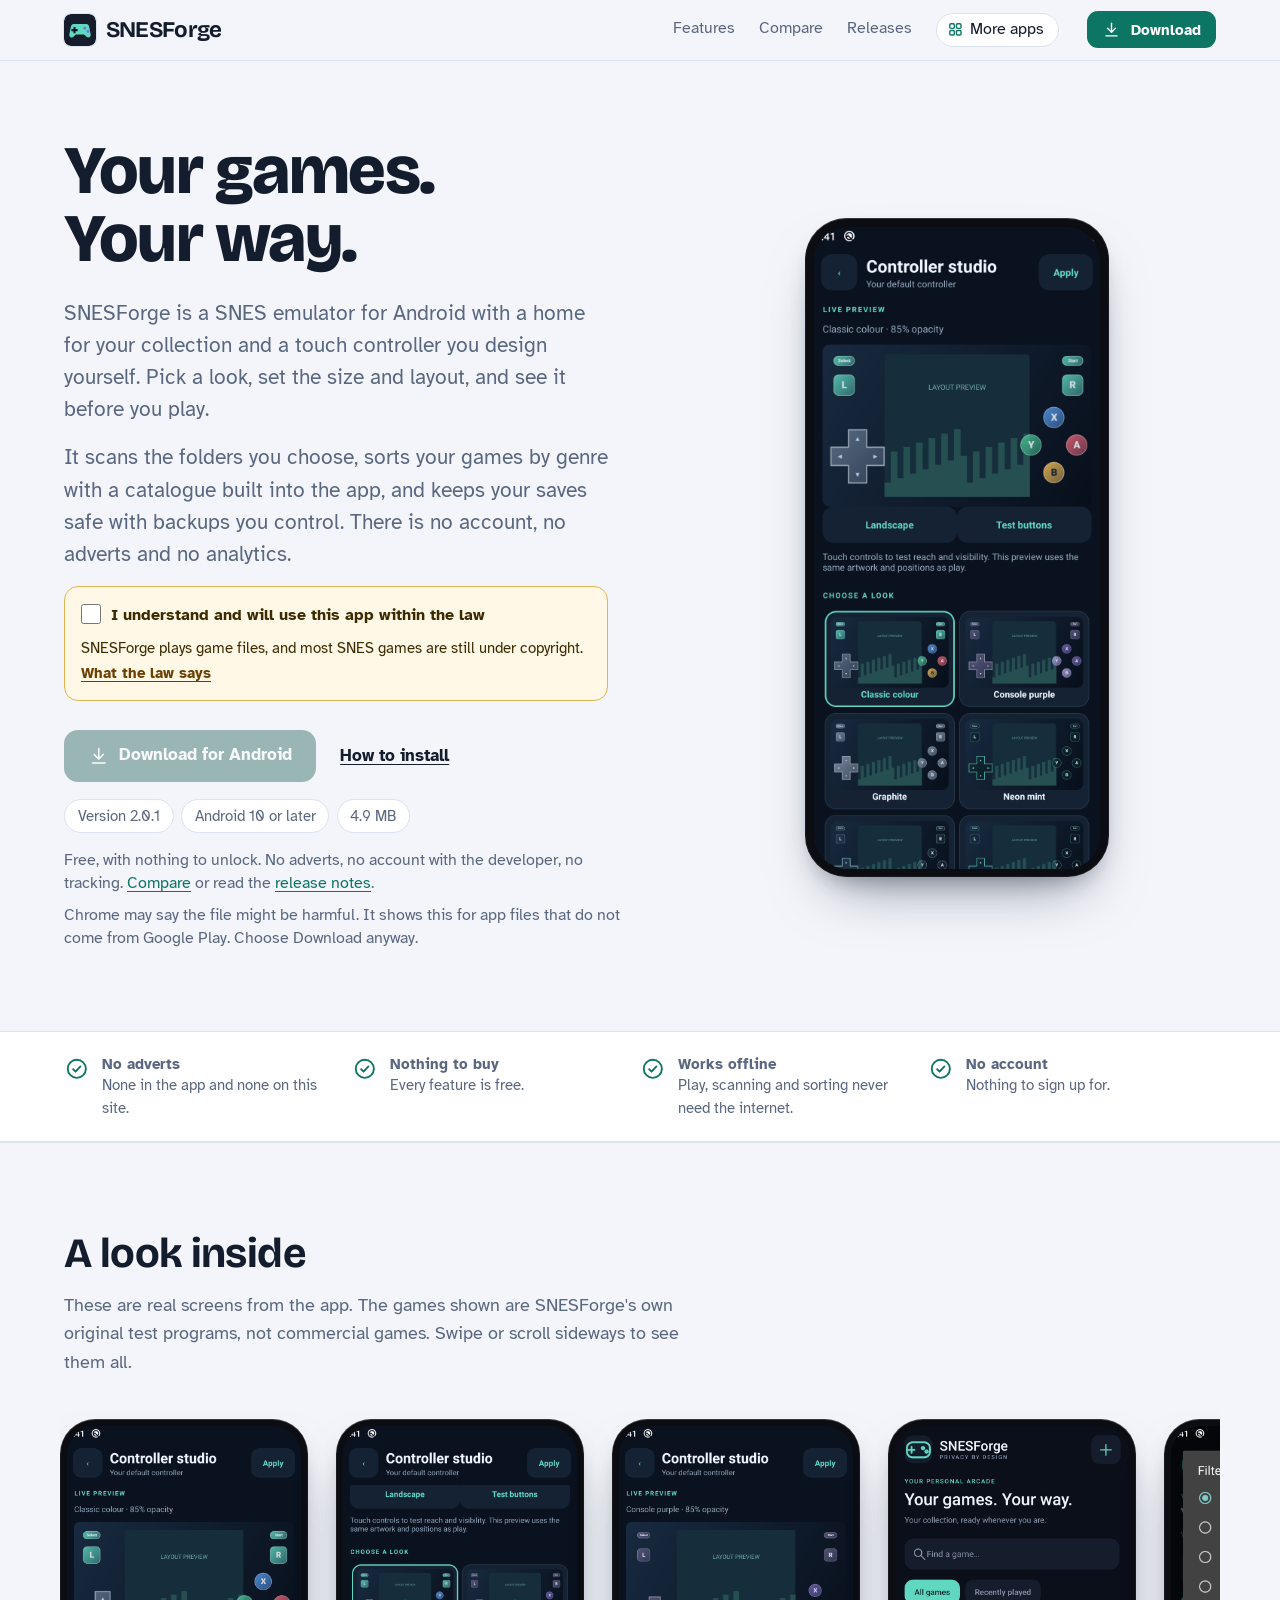
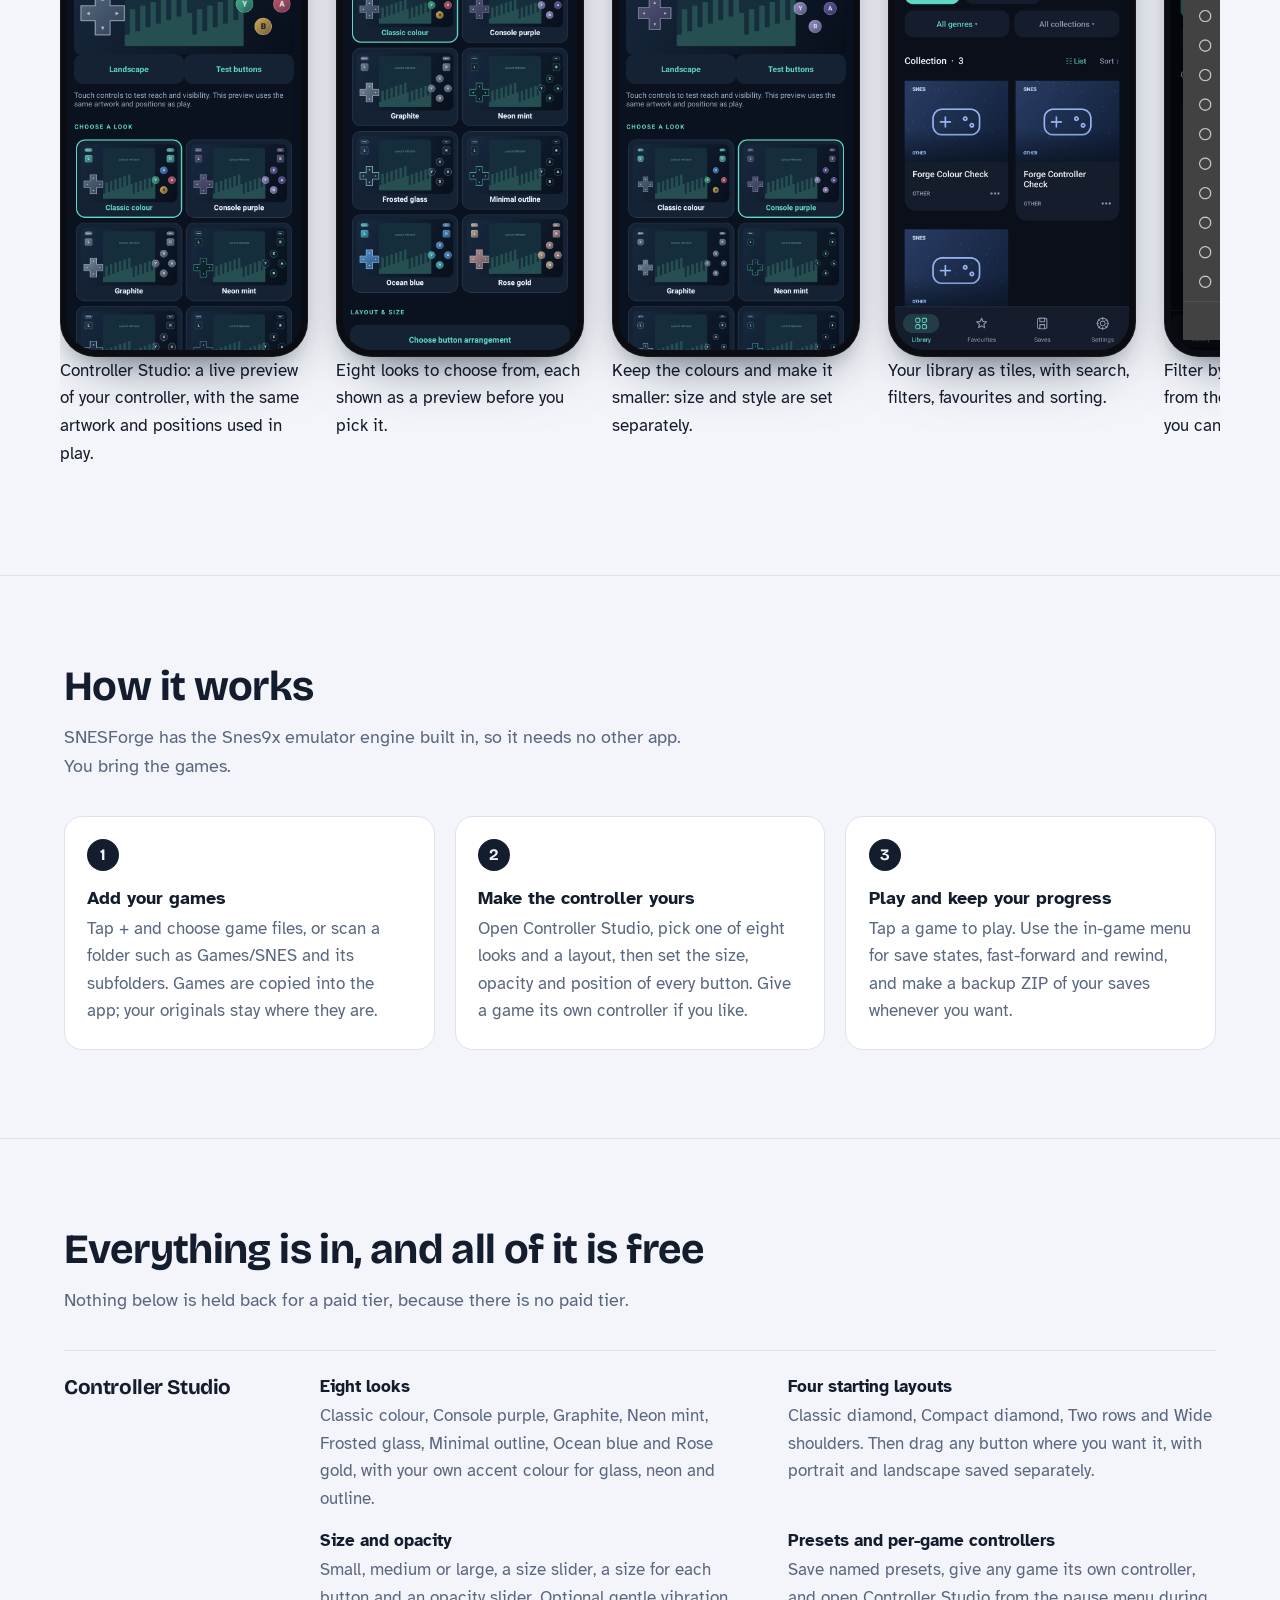
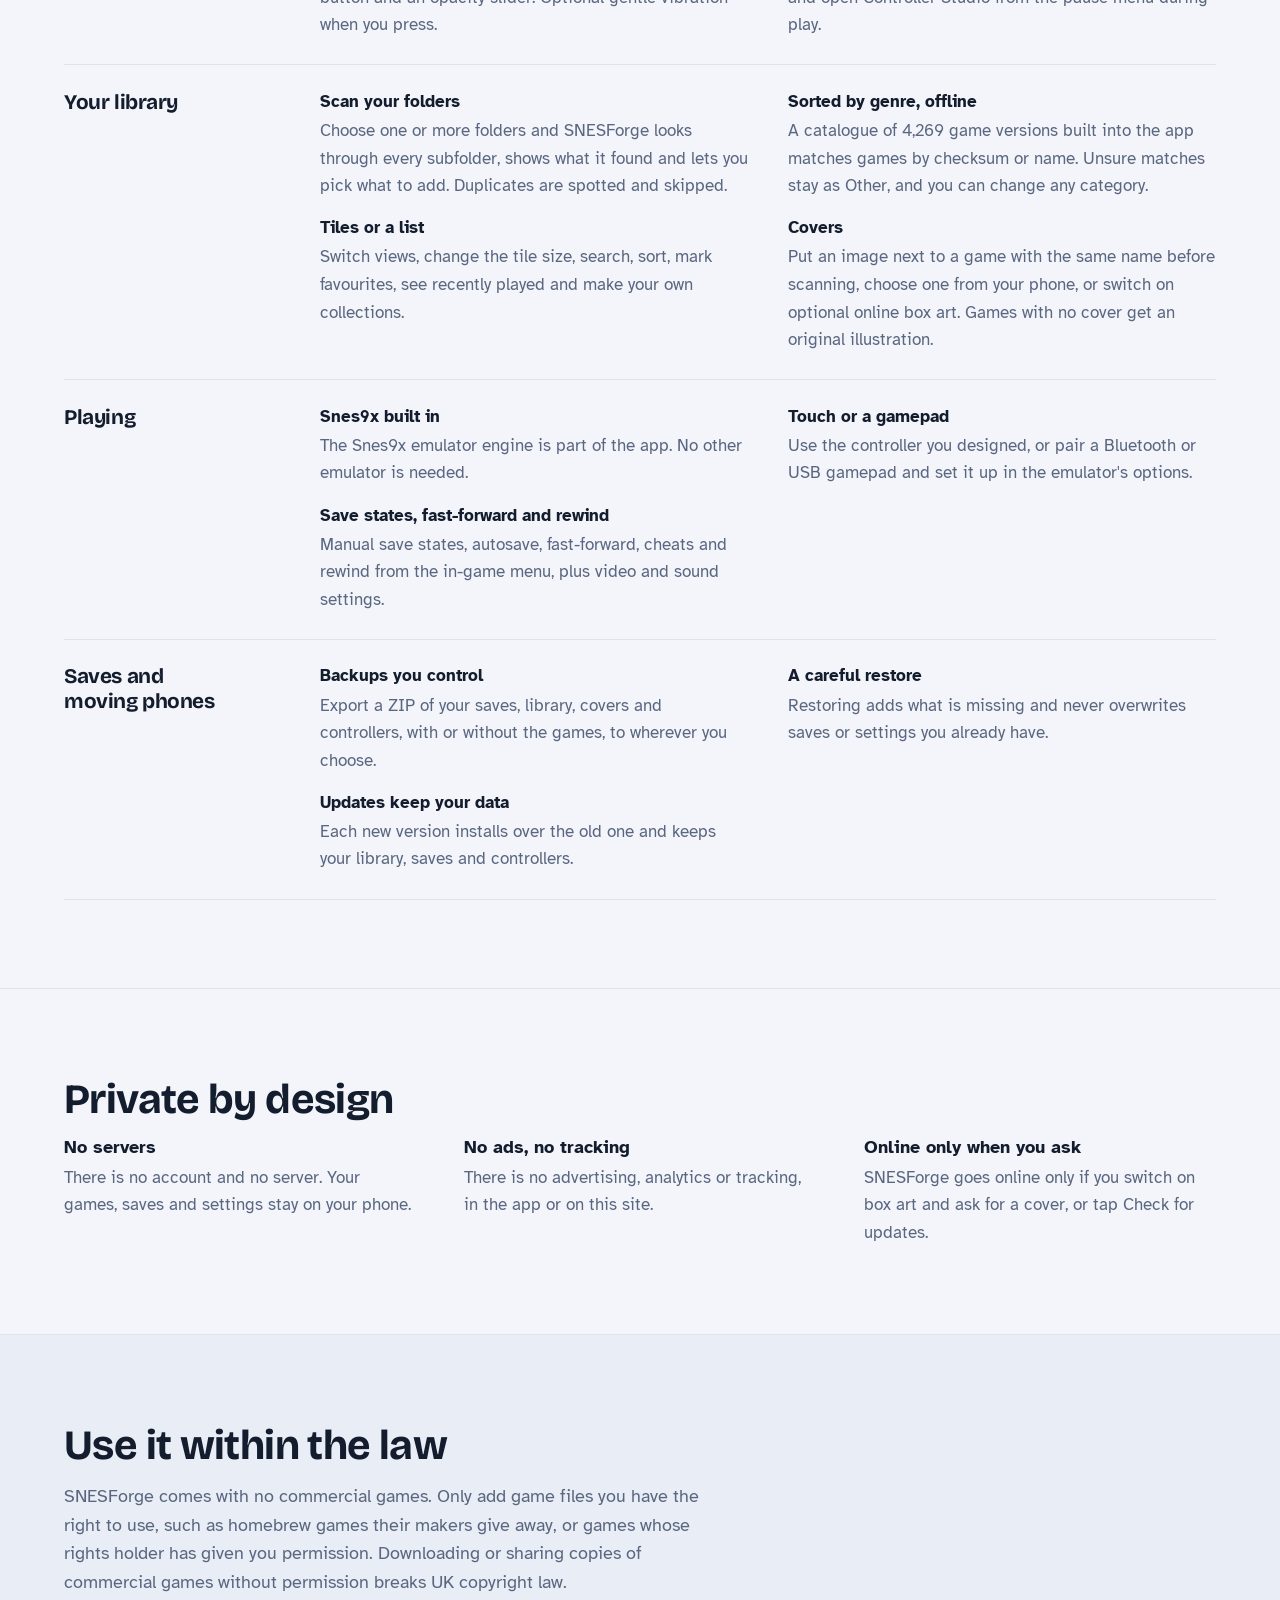
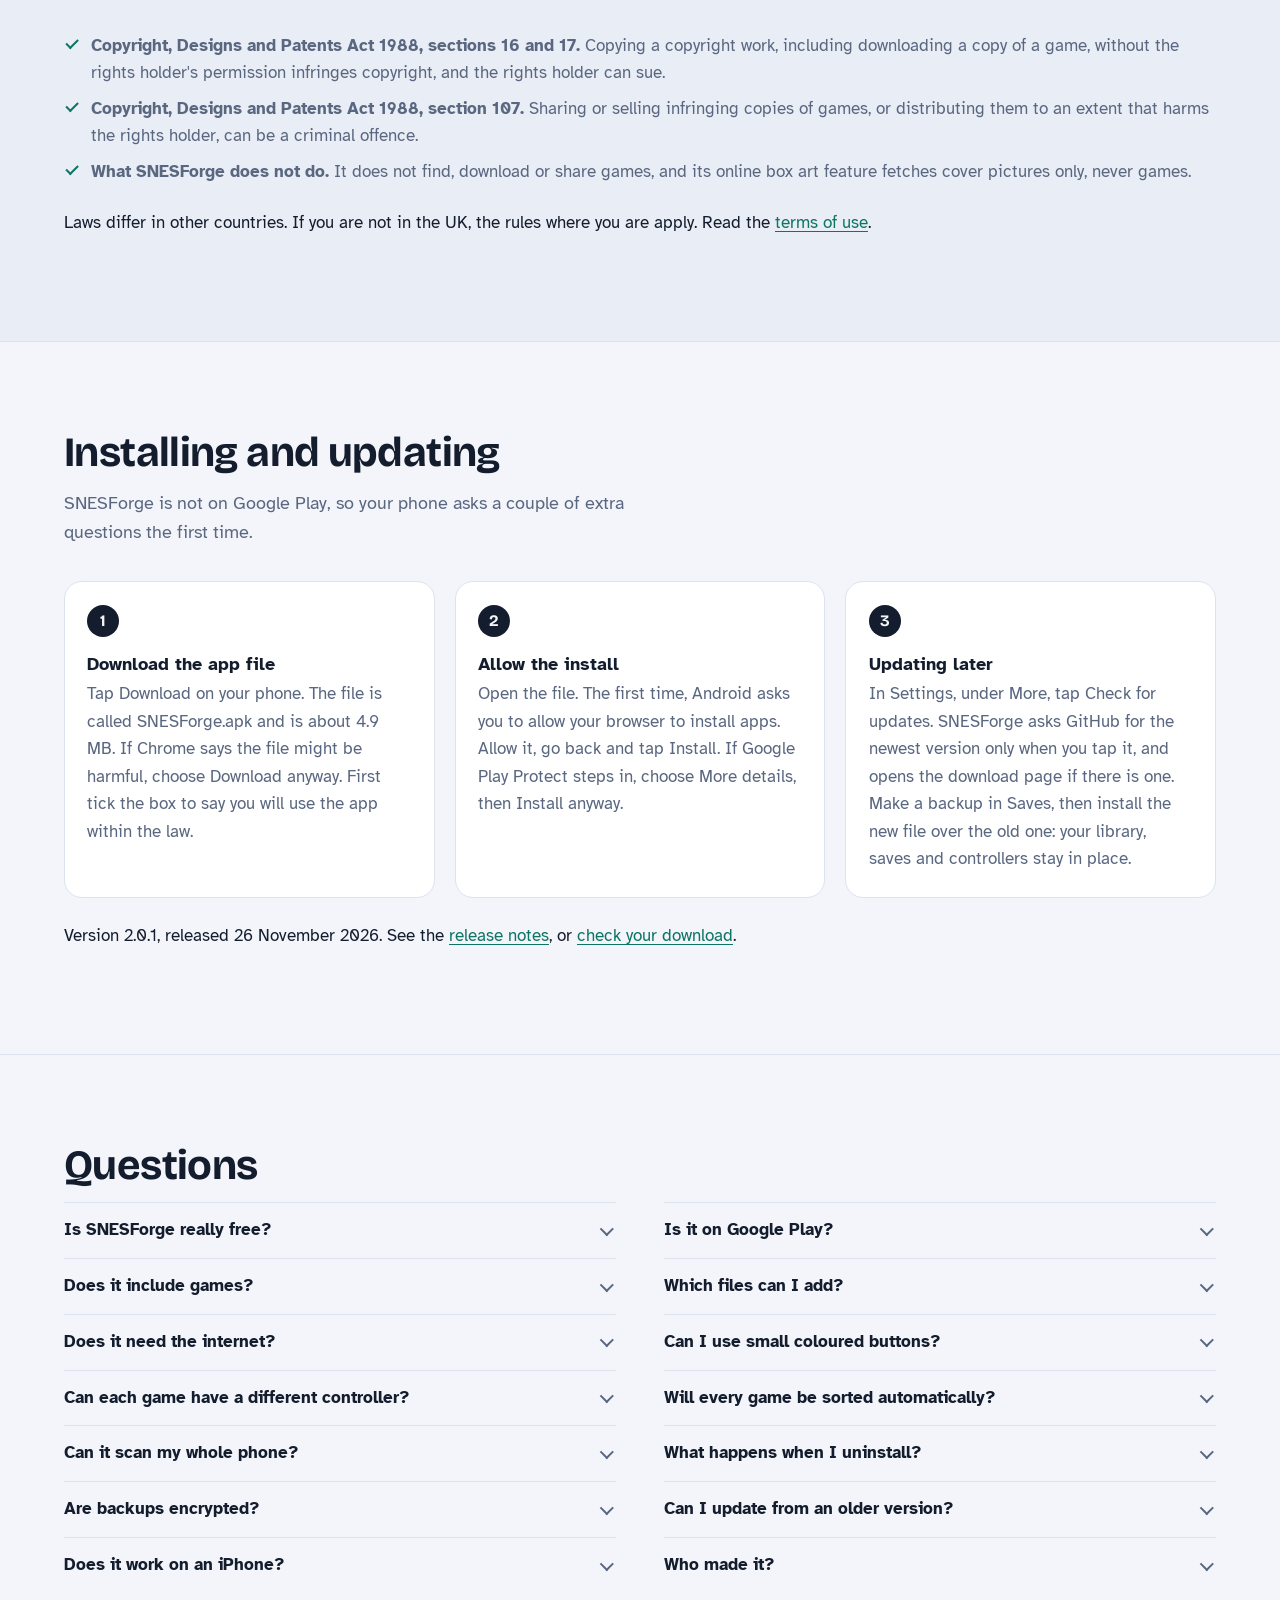
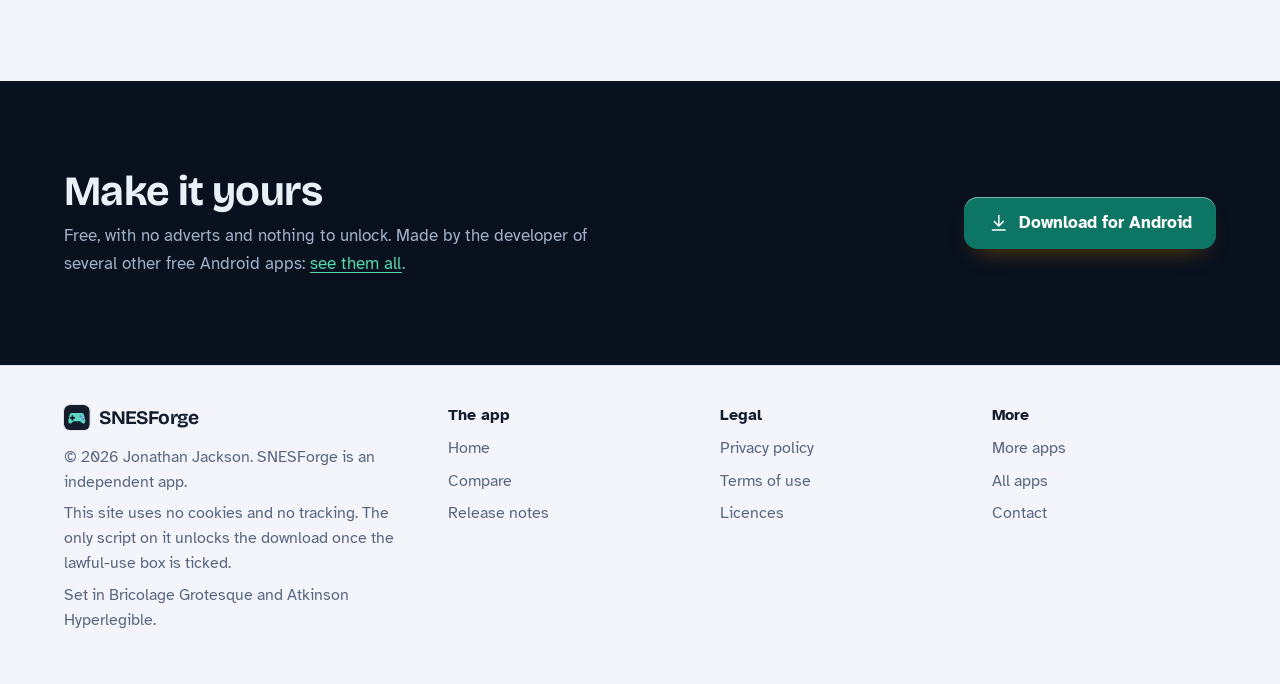
<file: index.html>
<!DOCTYPE html>
<html lang="en-GB">
<head>
<meta charset="utf-8">
<meta name="viewport" content="width=device-width, initial-scale=1">
<title>SNESForge: a private SNES emulator for Android with a controller you design</title>
<meta name="description" content="SNESForge is a free Android SNES emulator with no adverts, account or analytics: design your own touch controller, scan your game folders, sort games by genre offline and back up your saves.">
<meta name="author" content="Jonathan Jackson">
<link rel="canonical" href="https://customgpter.github.io/snesforge/">
<meta name="theme-color" content="#f3f5fa" media="(prefers-color-scheme: light)">
<meta name="theme-color" content="#0b0f1a" media="(prefers-color-scheme: dark)">
<meta property="og:type" content="website">
<meta property="og:site_name" content="SNESForge">
<meta property="og:title" content="SNESForge: a private SNES emulator for Android with a controller you design">
<meta property="og:description" content="SNESForge is a free Android SNES emulator with no adverts, account or analytics: design your own touch controller, scan your game folders, sort games by genre offline and back up your saves.">
<meta property="og:url" content="https://customgpter.github.io/snesforge/">
<meta property="og:image" content="https://customgpter.github.io/snesforge/assets/og.png">
<meta property="og:image:width" content="1200">
<meta property="og:image:height" content="630">
<meta property="og:image:alt" content="SNESForge&#x27;s Controller Studio: a live preview of the touch controller with eight looks to choose from">
<meta property="og:locale" content="en_GB">
<meta name="twitter:card" content="summary_large_image">
<link rel="icon" href="./assets/favicon.svg" type="image/svg+xml">
<link rel="apple-touch-icon" href="./assets/apple-touch-icon.png">
<link rel="preload" href="./assets/fonts/bricolage-grotesque-latin.woff2" as="font" type="font/woff2" crossorigin>
<link rel="preload" href="./assets/fonts/atkinson-hyperlegible-latin-400-normal.woff2" as="font" type="font/woff2" crossorigin>
<link rel="stylesheet" href="./assets/site.css?v=1">
<link rel="stylesheet" href="./assets/house.css?v=1">
<link rel="stylesheet" href="./assets/apps-list.css?v=1">
<script src="./assets/apps-list.js?v=1" defer></script>
<script type="application/ld+json">{"@context":"https://schema.org","@type":"SoftwareApplication","name":"SNESForge","url":"https://customgpter.github.io/snesforge/","description":"SNESForge is a free Android SNES emulator with no adverts, account or analytics: design your own touch controller, scan your game folders, sort games by genre offline and back up your saves.","applicationCategory":"GameApplication","operatingSystem":"Android 10 or later","softwareVersion":"2.0.1","downloadUrl":"https://github.com/CustomGPTer/snesforge/releases/latest/download/SNESForge.apk","releaseNotes":"https://customgpter.github.io/snesforge/releases.html","offers":{"@type":"Offer","price":"0","priceCurrency":"GBP"},"inLanguage":"en-GB","image":"https://customgpter.github.io/snesforge/assets/og.png","featureList":["Eight looks","Four starting layouts","Size and opacity","Presets and per-game controllers","Scan your folders","Sorted by genre, offline","Tiles or a list","Covers","Snes9x built in","Touch or a gamepad","Save states, fast-forward and rewind","Backups you control"],"author":{"@type":"Person","name":"Jonathan Jackson"}}</script>
<script type="application/ld+json">{"@context":"https://schema.org","@type":"FAQPage","mainEntity":[{"@type":"Question","name":"Is SNESForge really free?","acceptedAnswer":{"@type":"Answer","text":"Yes. There is no paid version, no subscription and no adverts, and nothing in the app is locked."}},{"@type":"Question","name":"Is it on Google Play?","acceptedAnswer":{"@type":"Answer","text":"No. SNESForge is a personal project and is downloaded from this site as an Android app file. It needs Android 10 or later."}},{"@type":"Question","name":"Does it include games?","acceptedAnswer":{"@type":"Answer","text":"No commercial games are included. There is an original controller check program so you can try the controls and the display. Add game files you have the right to use."}},{"@type":"Question","name":"Which files can I add?","acceptedAnswer":{"@type":"Answer","text":"SNESForge recognises .sfc, .smc, .swc, .fig, .mgd, .bs and .st game files, plus .zip, .7z and .rar archives. Recognising a file does not guarantee that a particular game will run."}},{"@type":"Question","name":"Does it need the internet?","acceptedAnswer":{"@type":"Answer","text":"No. Playing, scanning folders, sorting by genre and designing controllers all work offline. It goes online only if you switch on optional box art and ask for a cover, or tap Check for updates."}},{"@type":"Question","name":"Can I use small coloured buttons?","acceptedAnswer":{"@type":"Answer","text":"Yes. Style and size are set separately. Pick a coloured style, choose a smaller size and adjust individual buttons. You can also change the layout and the opacity."}},{"@type":"Question","name":"Can each game have a different controller?","acceptedAnswer":{"@type":"Answer","text":"Yes. Keep a default controller and give any game its own. Named presets can be reused, with separate positions for portrait and landscape."}},{"@type":"Question","name":"Will every game be sorted automatically?","acceptedAnswer":{"@type":"Answer","text":"The built-in catalogue covers 4,269 regional versions and revisions. Checksum and exact-name matches are tried first, then careful near matches. Homebrew, prototypes and modified games may need a category chosen by hand."}},{"@type":"Question","name":"Can it scan my whole phone?","acceptedAnswer":{"@type":"Answer","text":"It scans the folders you choose and their subfolders. Android does not let apps choose the whole storage or other apps' folders, so a folder such as Games/SNES works best."}},{"@type":"Question","name":"What happens when I uninstall?","acceptedAnswer":{"@type":"Answer","text":"Android deletes the app's copies of your games, its saves and its settings. The original files in the folders you scanned stay there. Make a backup in Saves before uninstalling or moving phones."}},{"@type":"Question","name":"Are backups encrypted?","acceptedAnswer":{"@type":"Answer","text":"No. Backups are ordinary ZIP files, so keep them somewhere you trust. Restoring a backup does not switch on online box art or bring back folder permissions."}},{"@type":"Question","name":"Can I update from an older version?","acceptedAnswer":{"@type":"Answer","text":"Yes. Make a backup, then install the new file over the old one. Your library, saves and controllers are kept."}},{"@type":"Question","name":"Does it work on an iPhone?","acceptedAnswer":{"@type":"Answer","text":"No. SNESForge is for Android phones and tablets only."}},{"@type":"Question","name":"Who made it?","acceptedAnswer":{"@type":"Answer","text":"SNESForge is made by Jonathan Jackson, an independent developer in the United Kingdom. Its emulator engine is Snes9x EX+ by Robert Broglia, with the Snes9x core by the Snes9x team."}}]}</script>
</head>
<body>
<a class="skip" href="#main">Skip to content</a>
<header class="masthead">
<div class="wrap">
<a class="brand" href="./" aria-label="SNESForge home"><svg viewBox="0 0 108 108" aria-hidden="true"><rect width="108" height="108" rx="24" fill="#151C2B"/><path fill="#60D8C1" d="M33,34 L75,34 Q83,34 85,44 L90,68 Q91,78 82,79 Q77,79 68,69 L40,69 Q31,79 26,79 Q17,78 18,68 L23,44 Q25,34 33,34 Z"/><path fill="#101624" d="M32,44 L39,44 L39,51 L46,51 L46,58 L39,58 L39,65 L32,65 L32,58 L25,58 L25,51 L32,51 Z"/><path fill="#7771E8" d="M65,48 A5,5 0,1 0,75,48 A5,5 0,1 0,65,48 M76,59 A5,5 0,1 0,86,59 A5,5 0,1 0,76,59"/></svg><span>SNESForge</span></a>
<nav aria-label="Main"><ul><li><a href="./#features">Features</a></li><li><a href="./compare.html">Compare</a></li><li><a href="./releases.html">Releases</a></li><li><a class="more-apps" href="./more-apps.html"><svg class="ico" viewBox="0 0 24 24" aria-hidden="true"><rect x="4" y="4" width="6.5" height="6.5" rx="1.6"/><rect x="13.5" y="4" width="6.5" height="6.5" rx="1.6"/><rect x="4" y="13.5" width="6.5" height="6.5" rx="1.6"/><rect x="13.5" y="13.5" width="6.5" height="6.5" rx="1.6"/></svg>More apps</a></li></ul></nav>
<a class="button small" href="./#download"><svg class="ico" viewBox="0 0 24 24" aria-hidden="true"><path d="M12 4v11"/><path d="M7 10.5l5 5 5-5"/><path d="M5 20h14"/></svg>Download</a>
</div>
</header>
<main id="main">
<div class="hero">
<div class="wrap hero-grid">
<div class="hero-copy">
<h1>Your games. Your way.</h1>
<p class="lede">SNESForge is a SNES emulator for Android with a home for your collection and a touch controller you design yourself. Pick a look, set the size and layout, and see it before you play.</p><p class="lede">It scans the folders you choose, sorts your games by genre with a catalogue built into the app, and keeps your saves safe with backups you control. There is no account, no adverts and no analytics.</p>

<div class="gate-scope"><div class="law-box" data-gate><label><input type="checkbox"> I understand and will use this app within the law</label><p>SNESForge plays game files, and most SNES games are still under copyright. <a href="terms.html#law">What the law says</a></p><noscript><p>Turn on JavaScript to tick the box and download.</p></noscript></div><p class="get" id="download"><a class="button" data-href="https://github.com/CustomGPTer/snesforge/releases/latest/download/SNESForge.apk" aria-disabled="true" role="link" tabindex="-1"><svg class="ico" viewBox="0 0 24 24" aria-hidden="true"><path d="M12 4v11"/><path d="M7 10.5l5 5 5-5"/><path d="M5 20h14"/></svg>Download for Android</a><a class="aside" href="#install">How to install</a></p></div>
<ul class="pills"><li>Version 2.0.1</li><li>Android 10 or later</li><li>4.9 MB</li></ul>
<p class="facts">Free, with nothing to unlock. No adverts, no account with the developer, no tracking. <a href="compare.html">Compare</a> or read the <a href="releases.html">release notes</a>.</p>
<p class="facts">Chrome may say the file might be harmful. It shows this for app files that do not come from Google Play. Choose Download anyway.</p>
</div>
<div class="hero-phone"><div class="phone"><img src="./assets/screens/studio.png" alt="Controller Studio: a live preview of your controller, with the same artwork and positions used in play." width="393" height="852" fetchpriority="high"></div></div>
</div>
</div>

<section class="promises" aria-label="In short">
<div class="wrap"><ul><li><svg class="ico" viewBox="0 0 24 24" aria-hidden="true"><circle cx="12" cy="12" r="8.5"/><path d="M8.6 12.4l2.3 2.3 4.5-4.9"/></svg><span><b>No adverts</b><span>None in the app and none on this site.</span></span></li><li><svg class="ico" viewBox="0 0 24 24" aria-hidden="true"><circle cx="12" cy="12" r="8.5"/><path d="M8.6 12.4l2.3 2.3 4.5-4.9"/></svg><span><b>Nothing to buy</b><span>Every feature is free.</span></span></li><li><svg class="ico" viewBox="0 0 24 24" aria-hidden="true"><circle cx="12" cy="12" r="8.5"/><path d="M8.6 12.4l2.3 2.3 4.5-4.9"/></svg><span><b>Works offline</b><span>Play, scanning and sorting never need the internet.</span></span></li><li><svg class="ico" viewBox="0 0 24 24" aria-hidden="true"><circle cx="12" cy="12" r="8.5"/><path d="M8.6 12.4l2.3 2.3 4.5-4.9"/></svg><span><b>No account</b><span>Nothing to sign up for.</span></span></li></ul></div>
</section>

<section id="screens" aria-labelledby="screens-h">
<div class="wrap">
<h2 id="screens-h">A look inside</h2>
<p class="intro">These are real screens from the app. The games shown are SNESForge&#x27;s own original test programs, not commercial games. Swipe or scroll sideways to see them all.</p>
<div class="gallery" tabindex="0" role="region" aria-label="Screens from SNESForge"><figure class="shot"><div class="phone"><img src="./assets/screens/studio.png" alt="Controller Studio: a live preview of your controller, with the same artwork and positions used in play." width="393" height="852" loading="eager" decoding="async"></div><figcaption>Controller Studio: a live preview of your controller, with the same artwork and positions used in play.</figcaption></figure><figure class="shot"><div class="phone"><img src="./assets/screens/styles.png" alt="Eight looks to choose from, each shown as a preview before you pick it." width="393" height="852" loading="eager" decoding="async"></div><figcaption>Eight looks to choose from, each shown as a preview before you pick it.</figcaption></figure><figure class="shot"><div class="phone"><img src="./assets/screens/compact.png" alt="Keep the colours and make it smaller: size and style are set separately." width="393" height="852" loading="eager" decoding="async"></div><figcaption>Keep the colours and make it smaller: size and style are set separately.</figcaption></figure><figure class="shot"><div class="phone"><img src="./assets/screens/library.png" alt="Your library as tiles, with search, filters, favourites and sorting." width="393" height="852" loading="eager" decoding="async"></div><figcaption>Your library as tiles, with search, filters, favourites and sorting.</figcaption></figure><figure class="shot"><div class="phone"><img src="./assets/screens/genres.png" alt="Filter by genre. Categories come from the offline catalogue and you can change any of them." width="393" height="852" loading="eager" decoding="async"></div><figcaption>Filter by genre. Categories come from the offline catalogue and you can change any of them.</figcaption></figure><figure class="shot"><div class="phone"><img src="./assets/screens/scan.png" alt="Scan a folder and its subfolders, then choose which games to add." width="393" height="852" loading="eager" decoding="async"></div><figcaption>Scan a folder and its subfolders, then choose which games to add.</figcaption></figure><figure class="shot"><div class="phone"><img src="./assets/screens/saves.png" alt="Saves: make a backup ZIP wherever you choose, or restore one." width="393" height="852" loading="eager" decoding="async"></div><figcaption>Saves: make a backup ZIP wherever you choose, or restore one.</figcaption></figure><figure class="shot"><div class="phone"><img src="./assets/screens/play.png" alt="Playing, with your touch controls on screen. This is SNESForge&#x27;s own controller check program." width="393" height="852" loading="eager" decoding="async"></div><figcaption>Playing, with your touch controls on screen. This is SNESForge&#x27;s own controller check program.</figcaption></figure><figure class="shot"><div class="phone"><img src="./assets/screens/moreapps.png" alt="More apps: other free apps by the same developer, each opening its website." width="393" height="852" loading="eager" decoding="async"></div><figcaption>More apps: other free apps by the same developer, each opening its website.</figcaption></figure><figure class="shot"><div class="phone"><img src="./assets/screens/opening.png" alt="The opening screen." width="393" height="852" loading="eager" decoding="async"></div><figcaption>The opening screen.</figcaption></figure></div>
</div>
</section>

<section id="how" aria-labelledby="how-h">
<div class="wrap">
<h2 id="how-h">How it works</h2>
<p class="intro">SNESForge has the Snes9x emulator engine built in, so it needs no other app. You bring the games.</p>
<ol class="steps"><li><h3>Add your games</h3><p>Tap + and choose game files, or scan a folder such as Games/SNES and its subfolders. Games are copied into the app; your originals stay where they are.</p></li><li><h3>Make the controller yours</h3><p>Open Controller Studio, pick one of eight looks and a layout, then set the size, opacity and position of every button. Give a game its own controller if you like.</p></li><li><h3>Play and keep your progress</h3><p>Tap a game to play. Use the in-game menu for save states, fast-forward and rewind, and make a backup ZIP of your saves whenever you want.</p></li></ol>
</div>
</section>

<section id="features" aria-labelledby="features-h">
<div class="wrap">
<h2 id="features-h">Everything is in, and all of it is free</h2>
<p class="intro">Nothing below is held back for a paid tier, because there is no paid tier.</p>
<div class="groups"><div class="group"><h3>Controller Studio</h3><dl><div><dt>Eight looks</dt><dd>Classic colour, Console purple, Graphite, Neon mint, Frosted glass, Minimal outline, Ocean blue and Rose gold, with your own accent colour for glass, neon and outline.</dd></div><div><dt>Four starting layouts</dt><dd>Classic diamond, Compact diamond, Two rows and Wide shoulders. Then drag any button where you want it, with portrait and landscape saved separately.</dd></div><div><dt>Size and opacity</dt><dd>Small, medium or large, a size slider, a size for each button and an opacity slider. Optional gentle vibration when you press.</dd></div><div><dt>Presets and per-game controllers</dt><dd>Save named presets, give any game its own controller, and open Controller Studio from the pause menu during play.</dd></div></dl></div><div class="group"><h3>Your library</h3><dl><div><dt>Scan your folders</dt><dd>Choose one or more folders and SNESForge looks through every subfolder, shows what it found and lets you pick what to add. Duplicates are spotted and skipped.</dd></div><div><dt>Sorted by genre, offline</dt><dd>A catalogue of 4,269 game versions built into the app matches games by checksum or name. Unsure matches stay as Other, and you can change any category.</dd></div><div><dt>Tiles or a list</dt><dd>Switch views, change the tile size, search, sort, mark favourites, see recently played and make your own collections.</dd></div><div><dt>Covers</dt><dd>Put an image next to a game with the same name before scanning, choose one from your phone, or switch on optional online box art. Games with no cover get an original illustration.</dd></div></dl></div><div class="group"><h3>Playing</h3><dl><div><dt>Snes9x built in</dt><dd>The Snes9x emulator engine is part of the app. No other emulator is needed.</dd></div><div><dt>Touch or a gamepad</dt><dd>Use the controller you designed, or pair a Bluetooth or USB gamepad and set it up in the emulator's options.</dd></div><div><dt>Save states, fast-forward and rewind</dt><dd>Manual save states, autosave, fast-forward, cheats and rewind from the in-game menu, plus video and sound settings.</dd></div></dl></div><div class="group"><h3>Saves and moving phones</h3><dl><div><dt>Backups you control</dt><dd>Export a ZIP of your saves, library, covers and controllers, with or without the games, to wherever you choose.</dd></div><div><dt>A careful restore</dt><dd>Restoring adds what is missing and never overwrites saves or settings you already have.</dd></div><div><dt>Updates keep your data</dt><dd>Each new version installs over the old one and keeps your library, saves and controllers.</dd></div></dl></div></div>
</div>
</section>

<section id="privacy" aria-labelledby="privacy-h">
<div class="wrap">
<h2 id="privacy-h">Private by design</h2>
<ul class="plain"><li><h3>No servers</h3><p>There is no account and no server. Your games, saves and settings stay on your phone.</p></li><li><h3>No ads, no tracking</h3><p>There is no advertising, analytics or tracking, in the app or on this site.</p></li><li><h3>Online only when you ask</h3><p>SNESForge goes online only if you switch on box art and ask for a cover, or tap Check for updates.</p></li></ul>
</div>
</section>

<section id="law" aria-labelledby="law-h" class="law-band">
<div class="wrap">
<h2 id="law-h">Use it within the law</h2>
<p class="intro">SNESForge comes with no commercial games. Only add game files you have the right to use, such as homebrew games their makers give away, or games whose rights holder has given you permission. Downloading or sharing copies of commercial games without permission breaks UK copyright law.</p>
<ul class="ticks"><li><b>Copyright, Designs and Patents Act 1988, sections 16 and 17.</b> Copying a copyright work, including downloading a copy of a game, without the rights holder's permission infringes copyright, and the rights holder can sue.</li><li><b>Copyright, Designs and Patents Act 1988, section 107.</b> Sharing or selling infringing copies of games, or distributing them to an extent that harms the rights holder, can be a criminal offence.</li><li><b>What SNESForge does not do.</b> It does not find, download or share games, and its online box art feature fetches cover pictures only, never games.</li></ul>
<p class="after-table">Laws differ in other countries. If you are not in the UK, the rules where you are apply. Read the <a href="terms.html#law">terms of use</a>.</p>
</div>
</section>
<section id="install" aria-labelledby="install-h">
<div class="wrap">
<h2 id="install-h">Installing and updating</h2>
<p class="intro">SNESForge is not on Google Play, so your phone asks a couple of extra questions the first time.</p>
<ol class="steps"><li><h3>Download the app file</h3><p>Tap Download on your phone. The file is called SNESForge.apk and is about 4.9 MB. If Chrome says the file might be harmful, choose Download anyway. First tick the box to say you will use the app within the law.</p></li><li><h3>Allow the install</h3><p>Open the file. The first time, Android asks you to allow your browser to install apps. Allow it, go back and tap Install. If Google Play Protect steps in, choose More details, then Install anyway.</p></li><li><h3>Updating later</h3><p>In Settings, under More, tap Check for updates. SNESForge asks GitHub for the newest version only when you tap it, and opens the download page if there is one. Make a backup in Saves, then install the new file over the old one: your library, saves and controllers stay in place.</p></li></ol>
<p class="after-table">Version 2.0.1, released 26 November 2026. See the <a href="releases.html">release notes</a>, or <a href="releases.html#checking">check your download</a>.</p>
</div>
</section>

<section id="questions" aria-labelledby="questions-h">
<div class="wrap">
<h2 id="questions-h">Questions</h2>
<div class="faq"><details><summary>Is SNESForge really free?</summary><p>Yes. There is no paid version, no subscription and no adverts, and nothing in the app is locked.</p></details><details><summary>Is it on Google Play?</summary><p>No. SNESForge is a personal project and is downloaded from this site as an Android app file. It needs Android 10 or later.</p></details><details><summary>Does it include games?</summary><p>No commercial games are included. There is an original controller check program so you can try the controls and the display. Add game files you have the right to use.</p></details><details><summary>Which files can I add?</summary><p>SNESForge recognises .sfc, .smc, .swc, .fig, .mgd, .bs and .st game files, plus .zip, .7z and .rar archives. Recognising a file does not guarantee that a particular game will run.</p></details><details><summary>Does it need the internet?</summary><p>No. Playing, scanning folders, sorting by genre and designing controllers all work offline. It goes online only if you switch on optional box art and ask for a cover, or tap Check for updates.</p></details><details><summary>Can I use small coloured buttons?</summary><p>Yes. Style and size are set separately. Pick a coloured style, choose a smaller size and adjust individual buttons. You can also change the layout and the opacity.</p></details><details><summary>Can each game have a different controller?</summary><p>Yes. Keep a default controller and give any game its own. Named presets can be reused, with separate positions for portrait and landscape.</p></details><details><summary>Will every game be sorted automatically?</summary><p>The built-in catalogue covers 4,269 regional versions and revisions. Checksum and exact-name matches are tried first, then careful near matches. Homebrew, prototypes and modified games may need a category chosen by hand.</p></details><details><summary>Can it scan my whole phone?</summary><p>It scans the folders you choose and their subfolders. Android does not let apps choose the whole storage or other apps' folders, so a folder such as Games/SNES works best.</p></details><details><summary>What happens when I uninstall?</summary><p>Android deletes the app's copies of your games, its saves and its settings. The original files in the folders you scanned stay there. Make a backup in Saves before uninstalling or moving phones.</p></details><details><summary>Are backups encrypted?</summary><p>No. Backups are ordinary ZIP files, so keep them somewhere you trust. Restoring a backup does not switch on online box art or bring back folder permissions.</p></details><details><summary>Can I update from an older version?</summary><p>Yes. Make a backup, then install the new file over the old one. Your library, saves and controllers are kept.</p></details><details><summary>Does it work on an iPhone?</summary><p>No. SNESForge is for Android phones and tablets only.</p></details><details><summary>Who made it?</summary><p>SNESForge is made by Jonathan Jackson, an independent developer in the United Kingdom. Its emulator engine is Snes9x EX+ by Robert Broglia, with the Snes9x core by the Snes9x team.</p></details></div>
</div>
</section>

<section class="closing" aria-labelledby="closing-h">
<div class="wrap">
<div><h2 id="closing-h">Make it yours</h2><p>Free, with no adverts and nothing to unlock. Made by the developer of several other free Android apps: <a href="more-apps.html">see them all</a>.</p></div>
<a class="button" href="./#download"><svg class="ico" viewBox="0 0 24 24" aria-hidden="true"><path d="M12 4v11"/><path d="M7 10.5l5 5 5-5"/><path d="M5 20h14"/></svg>Download for Android</a>
</div>
</section>
</main>
<footer class="colophon">
<div class="wrap">
<div>
<a class="brand" href="./" aria-label="SNESForge home"><svg viewBox="0 0 108 108" aria-hidden="true"><rect width="108" height="108" rx="24" fill="#151C2B"/><path fill="#60D8C1" d="M33,34 L75,34 Q83,34 85,44 L90,68 Q91,78 82,79 Q77,79 68,69 L40,69 Q31,79 26,79 Q17,78 18,68 L23,44 Q25,34 33,34 Z"/><path fill="#101624" d="M32,44 L39,44 L39,51 L46,51 L46,58 L39,58 L39,65 L32,65 L32,58 L25,58 L25,51 L32,51 Z"/><path fill="#7771E8" d="M65,48 A5,5 0,1 0,75,48 A5,5 0,1 0,65,48 M76,59 A5,5 0,1 0,86,59 A5,5 0,1 0,76,59"/></svg><span>SNESForge</span></a>
<p>&copy; 2026 Jonathan Jackson. SNESForge is an independent app.</p>
<p>This site uses no cookies and no tracking. The only script on it unlocks the download once the lawful-use box is ticked.</p>
<p>Set in Bricolage Grotesque and Atkinson Hyperlegible.</p>
</div>
<nav aria-label="The app"><h2>The app</h2><ul>
<li><a href="./">Home</a></li>
<li><a href="./compare.html">Compare</a></li>
<li><a href="./releases.html">Release notes</a></li>

</ul></nav>
<nav aria-label="Legal"><h2>Legal</h2><ul>
<li><a href="./privacy.html">Privacy policy</a></li>
<li><a href="./terms.html">Terms of use</a></li>
<li><a href="./licences.html">Licences</a></li>
</ul></nav>
<nav aria-label="More"><h2>More</h2><ul>
<li><a href="./more-apps.html">More apps</a></li>
<li><a href="https://customgpter.github.io/">All apps</a></li>
<li><a href="https://github.com/CustomGPTer/snesforge/issues">Contact</a></li>
</ul></nav>
</div>
</footer>
</body>
</html>
</file>
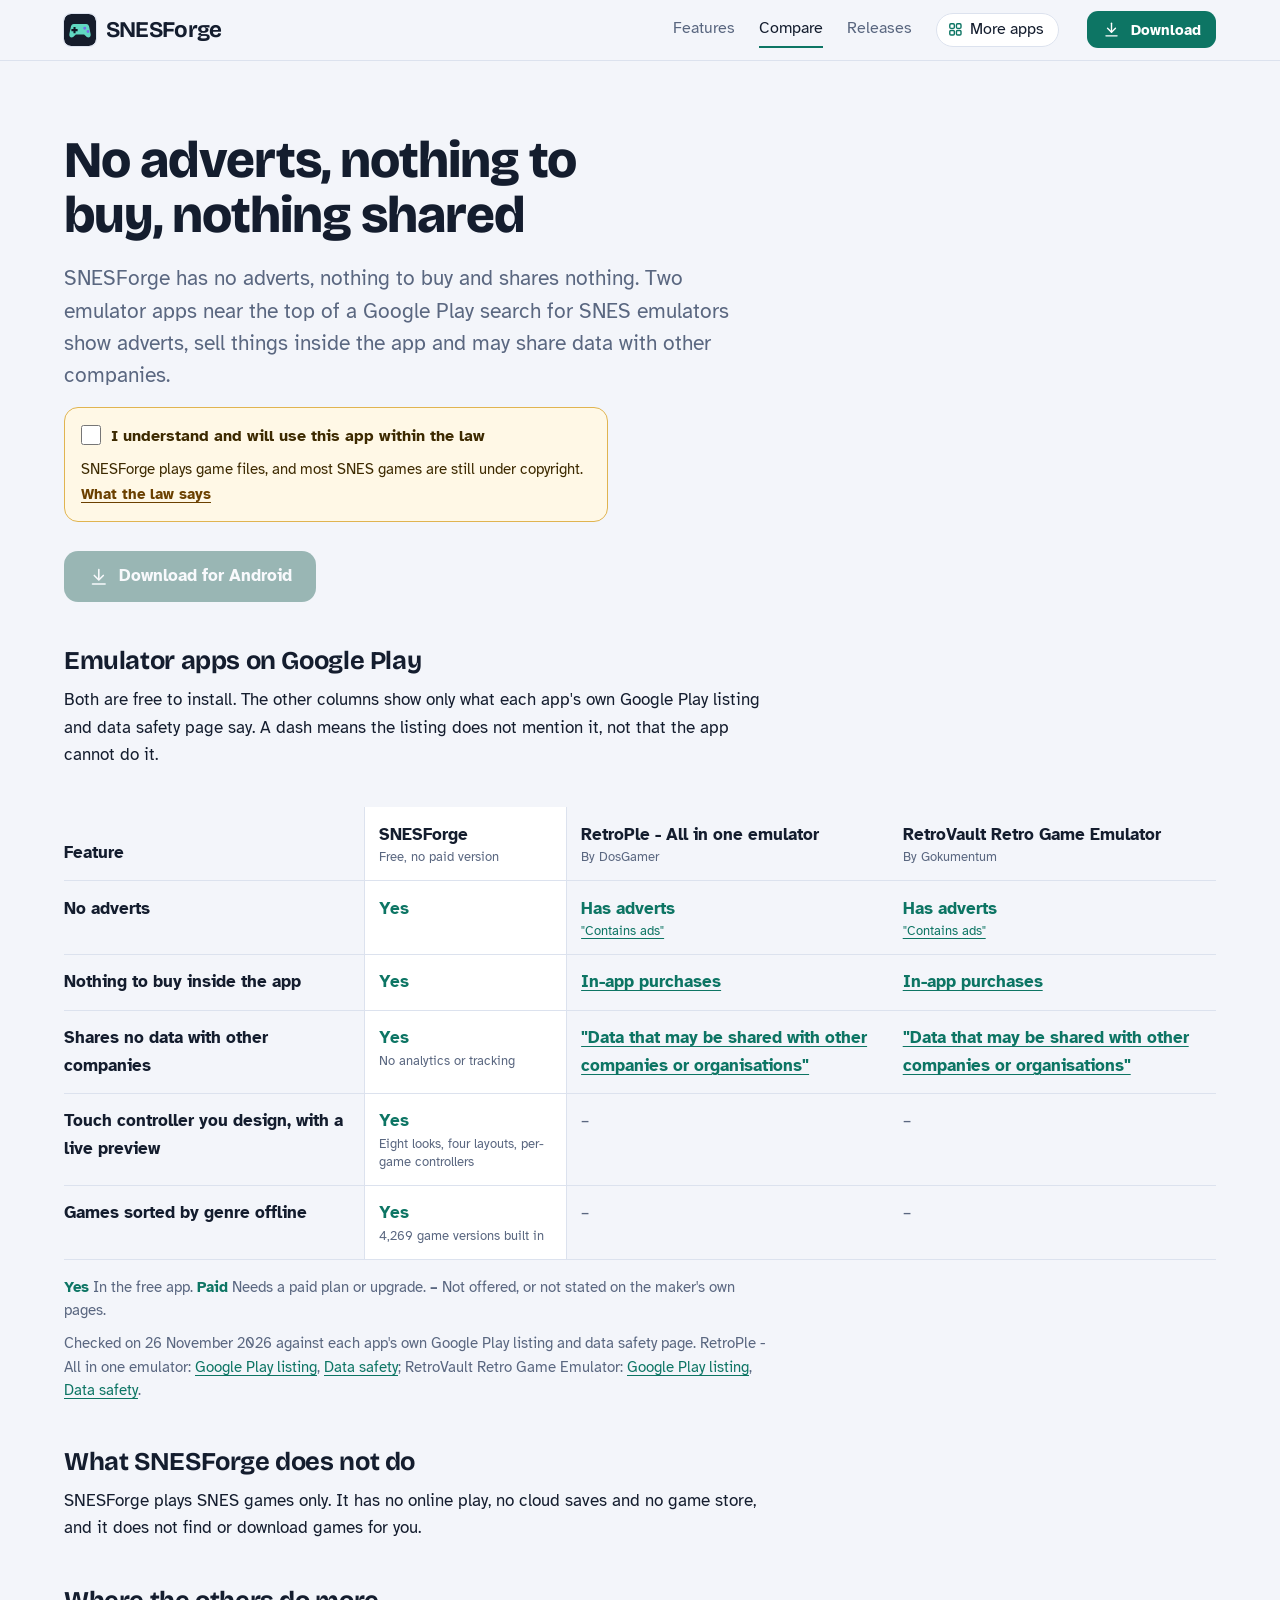
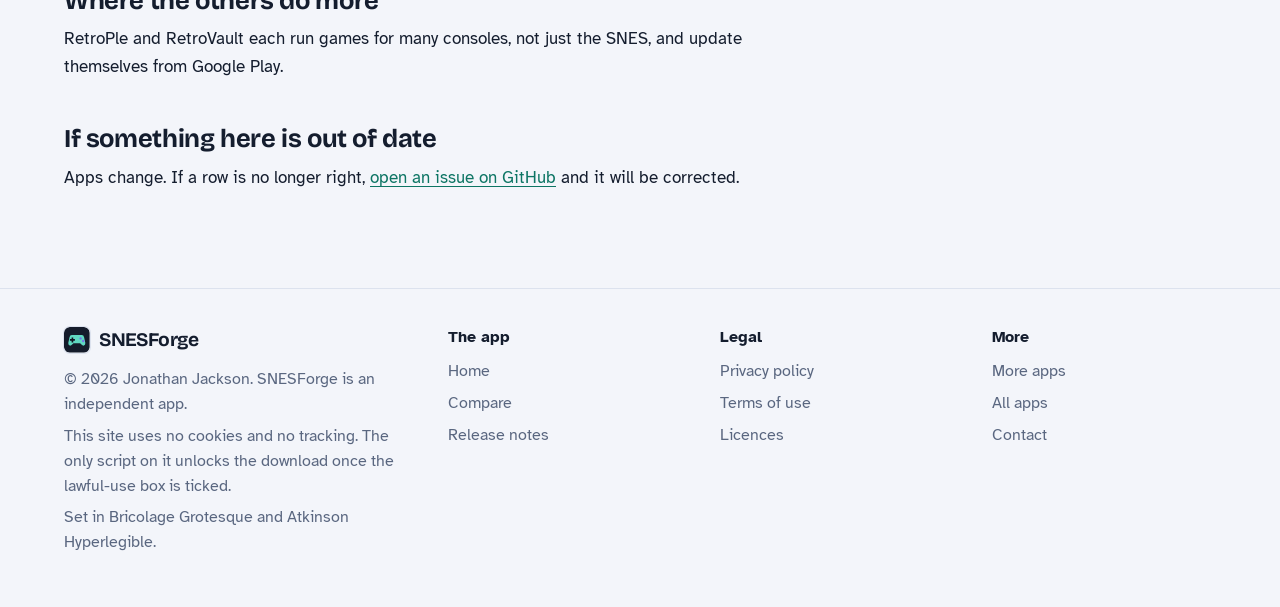
<file: compare.html>
<!DOCTYPE html>
<html lang="en-GB">
<head>
<meta charset="utf-8">
<meta name="viewport" content="width=device-width, initial-scale=1">
<title>SNESForge compared with other emulator apps</title>
<meta name="description" content="How SNESForge compares with RetroPle and RetroVault, row by row, with each claim linked to the app&#x27;s own Google Play listing.">
<meta name="author" content="Jonathan Jackson">
<link rel="canonical" href="https://customgpter.github.io/snesforge/compare.html">
<meta name="theme-color" content="#f3f5fa" media="(prefers-color-scheme: light)">
<meta name="theme-color" content="#0b0f1a" media="(prefers-color-scheme: dark)">
<meta property="og:type" content="website">
<meta property="og:site_name" content="SNESForge">
<meta property="og:title" content="SNESForge compared with other emulator apps">
<meta property="og:description" content="How SNESForge compares with RetroPle and RetroVault, row by row, with each claim linked to the app&#x27;s own Google Play listing.">
<meta property="og:url" content="https://customgpter.github.io/snesforge/compare.html">
<meta property="og:image" content="https://customgpter.github.io/snesforge/assets/og.png">
<meta property="og:image:width" content="1200">
<meta property="og:image:height" content="630">
<meta property="og:image:alt" content="SNESForge&#x27;s Controller Studio: a live preview of the touch controller with eight looks to choose from">
<meta property="og:locale" content="en_GB">
<meta name="twitter:card" content="summary_large_image">
<link rel="icon" href="./assets/favicon.svg" type="image/svg+xml">
<link rel="apple-touch-icon" href="./assets/apple-touch-icon.png">
<link rel="preload" href="./assets/fonts/bricolage-grotesque-latin.woff2" as="font" type="font/woff2" crossorigin>
<link rel="preload" href="./assets/fonts/atkinson-hyperlegible-latin-400-normal.woff2" as="font" type="font/woff2" crossorigin>
<link rel="stylesheet" href="./assets/site.css?v=1">
<link rel="stylesheet" href="./assets/house.css?v=1">
<link rel="stylesheet" href="./assets/apps-list.css?v=1">
<script src="./assets/apps-list.js?v=1" defer></script>
</head>
<body>
<a class="skip" href="#main">Skip to content</a>
<header class="masthead">
<div class="wrap">
<a class="brand" href="./" aria-label="SNESForge home"><svg viewBox="0 0 108 108" aria-hidden="true"><rect width="108" height="108" rx="24" fill="#151C2B"/><path fill="#60D8C1" d="M33,34 L75,34 Q83,34 85,44 L90,68 Q91,78 82,79 Q77,79 68,69 L40,69 Q31,79 26,79 Q17,78 18,68 L23,44 Q25,34 33,34 Z"/><path fill="#101624" d="M32,44 L39,44 L39,51 L46,51 L46,58 L39,58 L39,65 L32,65 L32,58 L25,58 L25,51 L32,51 Z"/><path fill="#7771E8" d="M65,48 A5,5 0,1 0,75,48 A5,5 0,1 0,65,48 M76,59 A5,5 0,1 0,86,59 A5,5 0,1 0,76,59"/></svg><span>SNESForge</span></a>
<nav aria-label="Main"><ul><li><a href="./#features">Features</a></li><li><a href="./compare.html" aria-current="page">Compare</a></li><li><a href="./releases.html">Releases</a></li><li><a class="more-apps" href="./more-apps.html"><svg class="ico" viewBox="0 0 24 24" aria-hidden="true"><rect x="4" y="4" width="6.5" height="6.5" rx="1.6"/><rect x="13.5" y="4" width="6.5" height="6.5" rx="1.6"/><rect x="4" y="13.5" width="6.5" height="6.5" rx="1.6"/><rect x="13.5" y="13.5" width="6.5" height="6.5" rx="1.6"/></svg>More apps</a></li></ul></nav>
<a class="button small" href="./#download"><svg class="ico" viewBox="0 0 24 24" aria-hidden="true"><path d="M12 4v11"/><path d="M7 10.5l5 5 5-5"/><path d="M5 20h14"/></svg>Download</a>
</div>
</header>
<main id="main" class="doc">
<div class="wrap">
<div class="measure">
<h1>No adverts, nothing to buy, nothing shared</h1>
<p class="lede">SNESForge has no adverts, nothing to buy and shares nothing. Two emulator apps near the top of a Google Play search for SNES emulators show adverts, sell things inside the app and may share data with other companies.</p>
<div class="gate-scope"><div class="law-box" data-gate><label><input type="checkbox"> I understand and will use this app within the law</label><p>SNESForge plays game files, and most SNES games are still under copyright. <a href="terms.html#law">What the law says</a></p><noscript><p>Turn on JavaScript to tick the box and download.</p></noscript></div><p class="get"><a class="button" data-href="https://github.com/CustomGPTer/snesforge/releases/latest/download/SNESForge.apk" aria-disabled="true" role="link" tabindex="-1"><svg class="ico" viewBox="0 0 24 24" aria-hidden="true"><path d="M12 4v11"/><path d="M7 10.5l5 5 5-5"/><path d="M5 20h14"/></svg>Download for Android</a></p></div>
<h2 id="table">Emulator apps on Google Play</h2>
<p>Both are free to install. The other columns show only what each app's own Google Play listing and data safety page say. A dash means the listing does not mention it, not that the app cannot do it.</p>
</div>
<div class="scroll">
<table class="cmp">
<thead><tr><th scope="col">Feature</th><th scope="col" class="ours">SNESForge<small>Free, no paid version</small></th><th scope="col">RetroPle - All in one emulator<small>By DosGamer</small></th><th scope="col">RetroVault Retro Game Emulator<small>By Gokumentum</small></th></tr></thead>
<tbody>
<tr><th scope="row">No adverts</th><td class="yes ours"><span class="app">SNESForge</span><span class="v">Yes</span></td><td class="pay"><span class="app">RetroPle - All in one emulator</span><span class="v">Has adverts<small><a href="https://play.google.com/store/apps/details?id=com.retrople.retro&hl=en_GB">"Contains ads"</a></small></span></td><td class="pay"><span class="app">RetroVault Retro Game Emulator</span><span class="v">Has adverts<small><a href="https://play.google.com/store/apps/details?id=com.retrovault.emulator&hl=en_GB">"Contains ads"</a></small></span></td></tr>
<tr><th scope="row">Nothing to buy inside the app</th><td class="yes ours"><span class="app">SNESForge</span><span class="v">Yes</span></td><td class="pay"><span class="app">RetroPle - All in one emulator</span><span class="v"><a href="https://play.google.com/store/apps/details?id=com.retrople.retro&hl=en_GB">In-app purchases</a></span></td><td class="pay"><span class="app">RetroVault Retro Game Emulator</span><span class="v"><a href="https://play.google.com/store/apps/details?id=com.retrovault.emulator&hl=en_GB">In-app purchases</a></span></td></tr>
<tr><th scope="row">Shares no data with other companies</th><td class="yes ours"><span class="app">SNESForge</span><span class="v">Yes<small>No analytics or tracking</small></span></td><td class="pay"><span class="app">RetroPle - All in one emulator</span><span class="v"><a href="https://play.google.com/store/apps/datasafety?id=com.retrople.retro&hl=en_GB">"Data that may be shared with other companies or organisations"</a></span></td><td class="pay"><span class="app">RetroVault Retro Game Emulator</span><span class="v"><a href="https://play.google.com/store/apps/datasafety?id=com.retrovault.emulator&hl=en_GB">"Data that may be shared with other companies or organisations"</a></span></td></tr>
<tr><th scope="row">Touch controller you design, with a live preview</th><td class="yes ours"><span class="app">SNESForge</span><span class="v">Yes<small>Eight looks, four layouts, per-game controllers</small></span></td><td class="na"><span class="app">RetroPle - All in one emulator</span><span class="v">&ndash;</span></td><td class="na"><span class="app">RetroVault Retro Game Emulator</span><span class="v">&ndash;</span></td></tr>
<tr><th scope="row">Games sorted by genre offline</th><td class="yes ours"><span class="app">SNESForge</span><span class="v">Yes<small>4,269 game versions built in</small></span></td><td class="na"><span class="app">RetroPle - All in one emulator</span><span class="v">&ndash;</span></td><td class="na"><span class="app">RetroVault Retro Game Emulator</span><span class="v">&ndash;</span></td></tr>
</tbody>
</table>
</div>
<div class="measure">
<p class="key"><strong class="yes">Yes</strong> In the free app. <strong class="pay">Paid</strong> Needs a paid plan or upgrade. <strong>&ndash;</strong> Not offered, or not stated on the maker's own pages.</p>
<p class="key">Checked on 26 November 2026 against each app's own Google Play listing and data safety page. RetroPle - All in one emulator: <a href="https://play.google.com/store/apps/details?id=com.retrople.retro&hl=en_GB">Google Play listing</a>, <a href="https://play.google.com/store/apps/datasafety?id=com.retrople.retro&hl=en_GB">Data safety</a>; RetroVault Retro Game Emulator: <a href="https://play.google.com/store/apps/details?id=com.retrovault.emulator&hl=en_GB">Google Play listing</a>, <a href="https://play.google.com/store/apps/datasafety?id=com.retrovault.emulator&hl=en_GB">Data safety</a>.</p>
<h2>What SNESForge does not do</h2><p>SNESForge plays SNES games only. It has no online play, no cloud saves and no game store, and it does not find or download games for you.</p><h2>Where the others do more</h2><p>RetroPle and RetroVault each run games for many consoles, not just the SNES, and update themselves from Google Play.</p>
<h2 id="wrong">If something here is out of date</h2>
<p>Apps change. If a row is no longer right, <a href="https://github.com/CustomGPTer/snesforge/issues">open an issue on GitHub</a> and it will be corrected.</p>
</div>
</div>
</main>
<footer class="colophon">
<div class="wrap">
<div>
<a class="brand" href="./" aria-label="SNESForge home"><svg viewBox="0 0 108 108" aria-hidden="true"><rect width="108" height="108" rx="24" fill="#151C2B"/><path fill="#60D8C1" d="M33,34 L75,34 Q83,34 85,44 L90,68 Q91,78 82,79 Q77,79 68,69 L40,69 Q31,79 26,79 Q17,78 18,68 L23,44 Q25,34 33,34 Z"/><path fill="#101624" d="M32,44 L39,44 L39,51 L46,51 L46,58 L39,58 L39,65 L32,65 L32,58 L25,58 L25,51 L32,51 Z"/><path fill="#7771E8" d="M65,48 A5,5 0,1 0,75,48 A5,5 0,1 0,65,48 M76,59 A5,5 0,1 0,86,59 A5,5 0,1 0,76,59"/></svg><span>SNESForge</span></a>
<p>&copy; 2026 Jonathan Jackson. SNESForge is an independent app.</p>
<p>This site uses no cookies and no tracking. The only script on it unlocks the download once the lawful-use box is ticked.</p>
<p>Set in Bricolage Grotesque and Atkinson Hyperlegible.</p>
</div>
<nav aria-label="The app"><h2>The app</h2><ul>
<li><a href="./">Home</a></li>
<li><a href="./compare.html">Compare</a></li>
<li><a href="./releases.html">Release notes</a></li>

</ul></nav>
<nav aria-label="Legal"><h2>Legal</h2><ul>
<li><a href="./privacy.html">Privacy policy</a></li>
<li><a href="./terms.html">Terms of use</a></li>
<li><a href="./licences.html">Licences</a></li>
</ul></nav>
<nav aria-label="More"><h2>More</h2><ul>
<li><a href="./more-apps.html">More apps</a></li>
<li><a href="https://customgpter.github.io/">All apps</a></li>
<li><a href="https://github.com/CustomGPTer/snesforge/issues">Contact</a></li>
</ul></nav>
</div>
</footer>
</body>
</html>
</file>
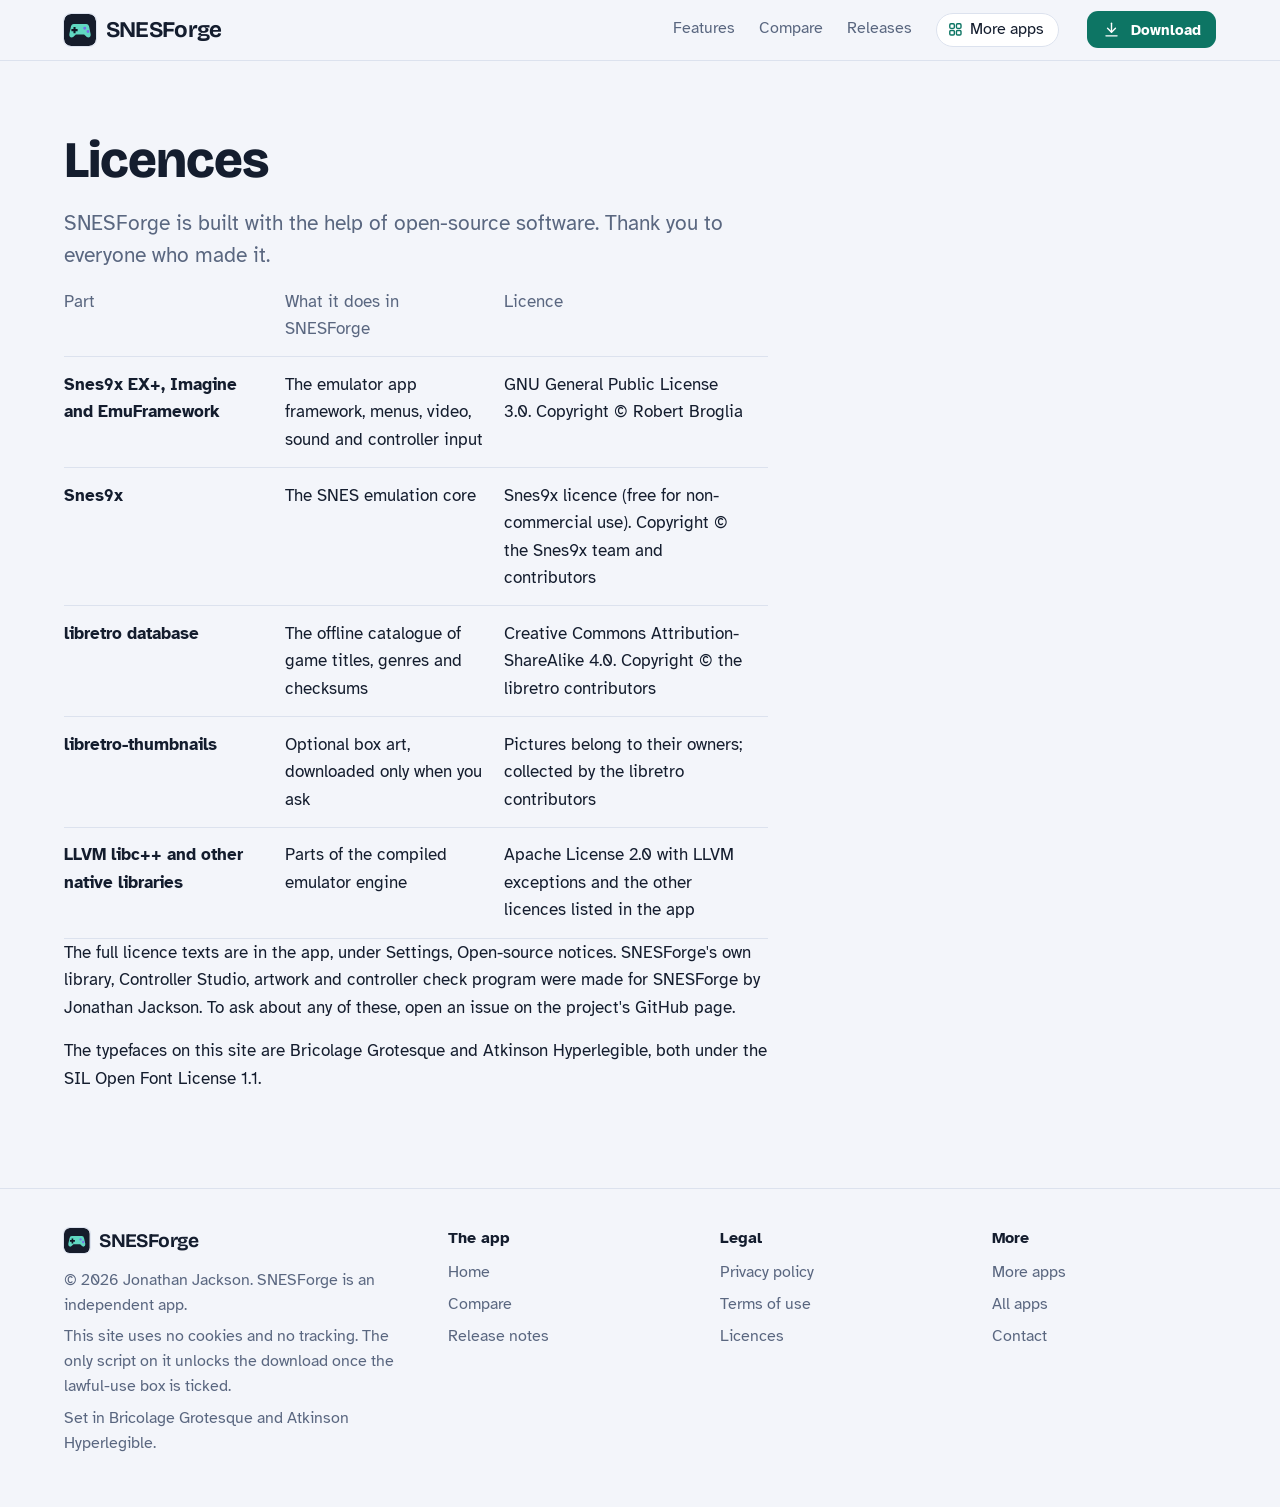
<file: licences.html>
<!DOCTYPE html>
<html lang="en-GB">
<head>
<meta charset="utf-8">
<meta name="viewport" content="width=device-width, initial-scale=1">
<title>SNESForge licences</title>
<meta name="description" content="The open-source parts inside SNESForge and their licences.">
<meta name="author" content="Jonathan Jackson">
<link rel="canonical" href="https://customgpter.github.io/snesforge/licences.html">
<meta name="theme-color" content="#f3f5fa" media="(prefers-color-scheme: light)">
<meta name="theme-color" content="#0b0f1a" media="(prefers-color-scheme: dark)">
<meta property="og:type" content="website">
<meta property="og:site_name" content="SNESForge">
<meta property="og:title" content="SNESForge licences">
<meta property="og:description" content="The open-source parts inside SNESForge and their licences.">
<meta property="og:url" content="https://customgpter.github.io/snesforge/licences.html">
<meta property="og:image" content="https://customgpter.github.io/snesforge/assets/og.png">
<meta property="og:image:width" content="1200">
<meta property="og:image:height" content="630">
<meta property="og:image:alt" content="SNESForge&#x27;s Controller Studio: a live preview of the touch controller with eight looks to choose from">
<meta property="og:locale" content="en_GB">
<meta name="twitter:card" content="summary_large_image">
<link rel="icon" href="./assets/favicon.svg" type="image/svg+xml">
<link rel="apple-touch-icon" href="./assets/apple-touch-icon.png">
<link rel="preload" href="./assets/fonts/bricolage-grotesque-latin.woff2" as="font" type="font/woff2" crossorigin>
<link rel="preload" href="./assets/fonts/atkinson-hyperlegible-latin-400-normal.woff2" as="font" type="font/woff2" crossorigin>
<link rel="stylesheet" href="./assets/site.css?v=1">
<link rel="stylesheet" href="./assets/house.css?v=1">
<link rel="stylesheet" href="./assets/apps-list.css?v=1">
<script src="./assets/apps-list.js?v=1" defer></script>
</head>
<body>
<a class="skip" href="#main">Skip to content</a>
<header class="masthead">
<div class="wrap">
<a class="brand" href="./" aria-label="SNESForge home"><svg viewBox="0 0 108 108" aria-hidden="true"><rect width="108" height="108" rx="24" fill="#151C2B"/><path fill="#60D8C1" d="M33,34 L75,34 Q83,34 85,44 L90,68 Q91,78 82,79 Q77,79 68,69 L40,69 Q31,79 26,79 Q17,78 18,68 L23,44 Q25,34 33,34 Z"/><path fill="#101624" d="M32,44 L39,44 L39,51 L46,51 L46,58 L39,58 L39,65 L32,65 L32,58 L25,58 L25,51 L32,51 Z"/><path fill="#7771E8" d="M65,48 A5,5 0,1 0,75,48 A5,5 0,1 0,65,48 M76,59 A5,5 0,1 0,86,59 A5,5 0,1 0,76,59"/></svg><span>SNESForge</span></a>
<nav aria-label="Main"><ul><li><a href="./#features">Features</a></li><li><a href="./compare.html">Compare</a></li><li><a href="./releases.html">Releases</a></li><li><a class="more-apps" href="./more-apps.html"><svg class="ico" viewBox="0 0 24 24" aria-hidden="true"><rect x="4" y="4" width="6.5" height="6.5" rx="1.6"/><rect x="13.5" y="4" width="6.5" height="6.5" rx="1.6"/><rect x="4" y="13.5" width="6.5" height="6.5" rx="1.6"/><rect x="13.5" y="13.5" width="6.5" height="6.5" rx="1.6"/></svg>More apps</a></li></ul></nav>
<a class="button small" href="./#download"><svg class="ico" viewBox="0 0 24 24" aria-hidden="true"><path d="M12 4v11"/><path d="M7 10.5l5 5 5-5"/><path d="M5 20h14"/></svg>Download</a>
</div>
</header>
<main id="main" class="doc">
<div class="wrap">
<div class="measure">
<h1>Licences</h1>
<p class="lede">SNESForge is built with the help of open-source software. Thank you to everyone who made it.</p>
<div class="scroll"><table><thead><tr><th scope="col">Part</th><th scope="col">What it does in SNESForge</th><th scope="col">Licence</th></tr></thead><tbody><tr><th scope="row">Snes9x EX+, Imagine and EmuFramework</th><td>The emulator app framework, menus, video, sound and controller input</td><td>GNU General Public License 3.0. Copyright &copy; Robert Broglia</td></tr><tr><th scope="row">Snes9x</th><td>The SNES emulation core</td><td>Snes9x licence (free for non-commercial use). Copyright &copy; the Snes9x team and contributors</td></tr><tr><th scope="row">libretro database</th><td>The offline catalogue of game titles, genres and checksums</td><td>Creative Commons Attribution-ShareAlike 4.0. Copyright &copy; the libretro contributors</td></tr><tr><th scope="row">libretro-thumbnails</th><td>Optional box art, downloaded only when you ask</td><td>Pictures belong to their owners; collected by the libretro contributors</td></tr><tr><th scope="row">LLVM libc++ and other native libraries</th><td>Parts of the compiled emulator engine</td><td>Apache License 2.0 with LLVM exceptions and the other licences listed in the app</td></tr></tbody></table></div>
<p>The full licence texts are in the app, under Settings, Open-source notices. SNESForge's own library, Controller Studio, artwork and controller check program were made for SNESForge by Jonathan Jackson. To ask about any of these, open an issue on the project's GitHub page.</p>
<p>The typefaces on this site are Bricolage Grotesque and Atkinson Hyperlegible, both under the SIL Open Font License 1.1.</p>
</div>
</div>
</main>
<footer class="colophon">
<div class="wrap">
<div>
<a class="brand" href="./" aria-label="SNESForge home"><svg viewBox="0 0 108 108" aria-hidden="true"><rect width="108" height="108" rx="24" fill="#151C2B"/><path fill="#60D8C1" d="M33,34 L75,34 Q83,34 85,44 L90,68 Q91,78 82,79 Q77,79 68,69 L40,69 Q31,79 26,79 Q17,78 18,68 L23,44 Q25,34 33,34 Z"/><path fill="#101624" d="M32,44 L39,44 L39,51 L46,51 L46,58 L39,58 L39,65 L32,65 L32,58 L25,58 L25,51 L32,51 Z"/><path fill="#7771E8" d="M65,48 A5,5 0,1 0,75,48 A5,5 0,1 0,65,48 M76,59 A5,5 0,1 0,86,59 A5,5 0,1 0,76,59"/></svg><span>SNESForge</span></a>
<p>&copy; 2026 Jonathan Jackson. SNESForge is an independent app.</p>
<p>This site uses no cookies and no tracking. The only script on it unlocks the download once the lawful-use box is ticked.</p>
<p>Set in Bricolage Grotesque and Atkinson Hyperlegible.</p>
</div>
<nav aria-label="The app"><h2>The app</h2><ul>
<li><a href="./">Home</a></li>
<li><a href="./compare.html">Compare</a></li>
<li><a href="./releases.html">Release notes</a></li>

</ul></nav>
<nav aria-label="Legal"><h2>Legal</h2><ul>
<li><a href="./privacy.html">Privacy policy</a></li>
<li><a href="./terms.html">Terms of use</a></li>
<li><a href="./licences.html">Licences</a></li>
</ul></nav>
<nav aria-label="More"><h2>More</h2><ul>
<li><a href="./more-apps.html">More apps</a></li>
<li><a href="https://customgpter.github.io/">All apps</a></li>
<li><a href="https://github.com/CustomGPTer/snesforge/issues">Contact</a></li>
</ul></nav>
</div>
</footer>
</body>
</html>
</file>
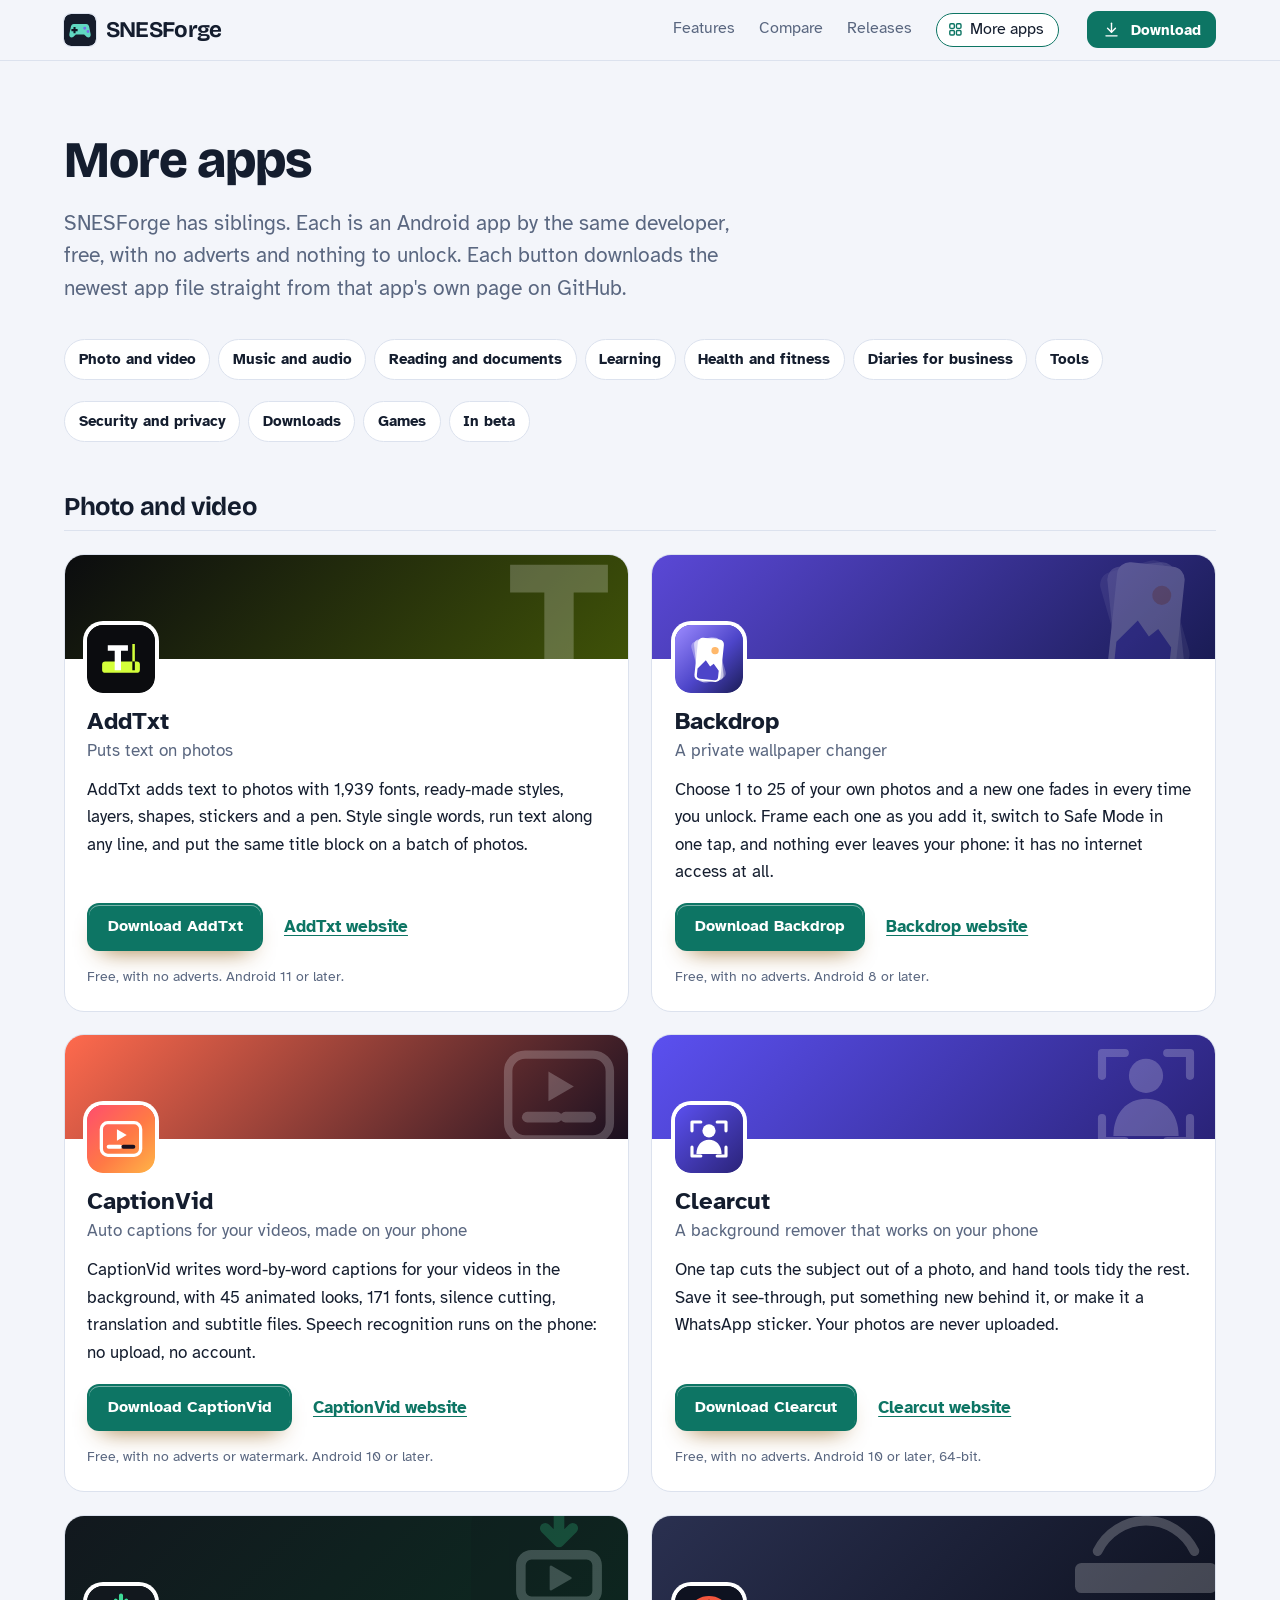
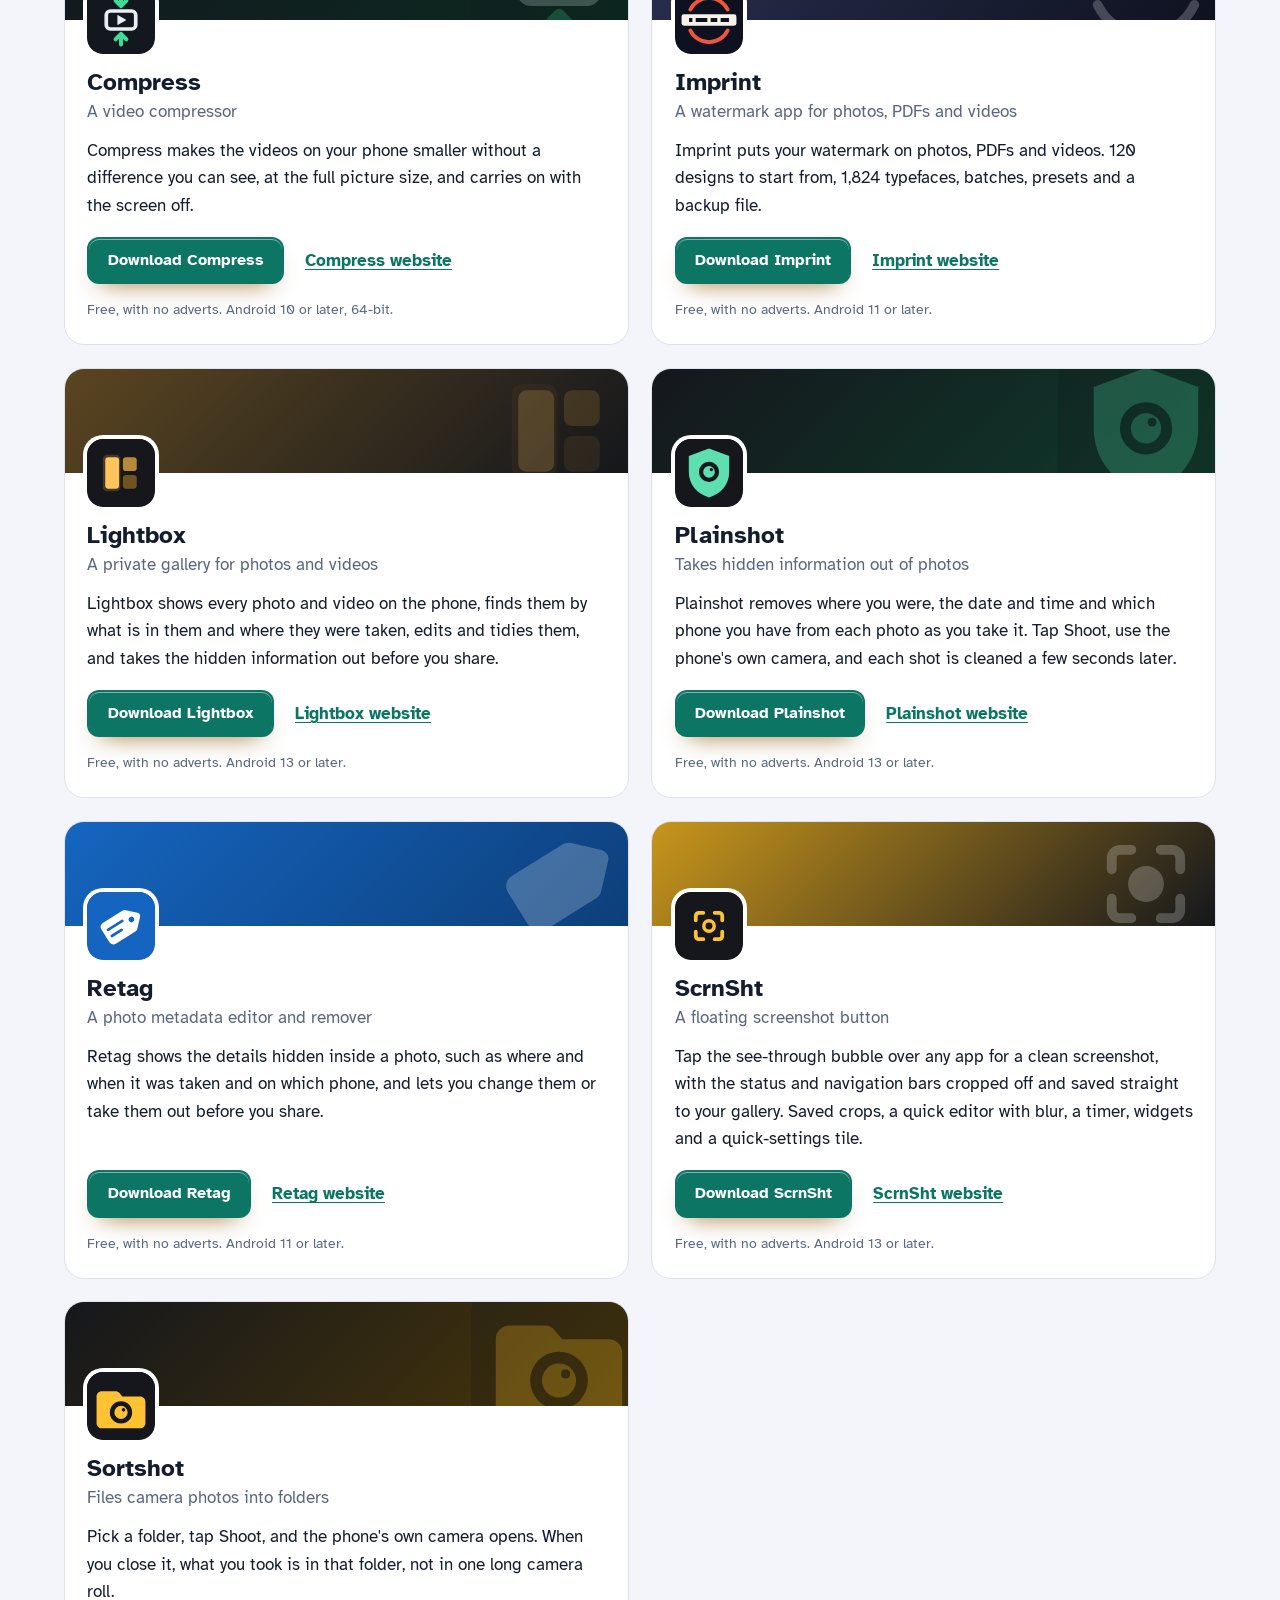
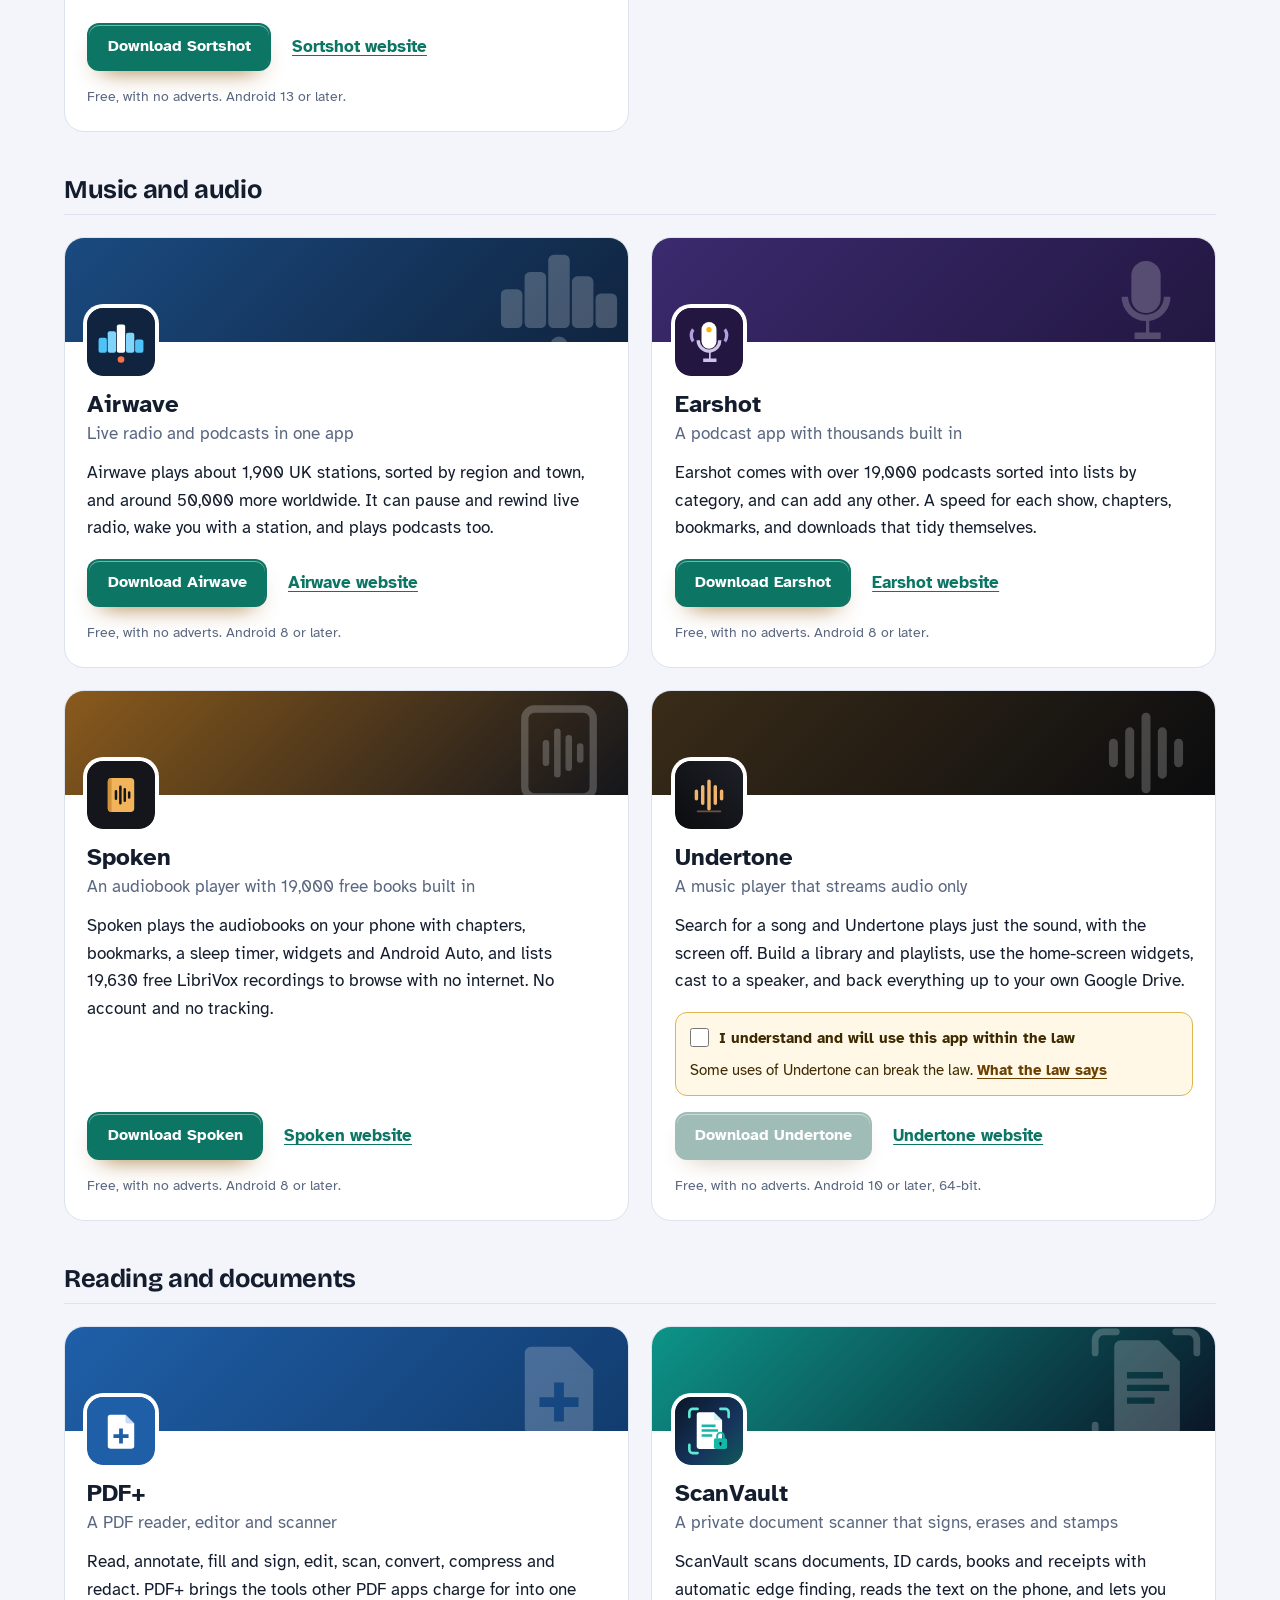
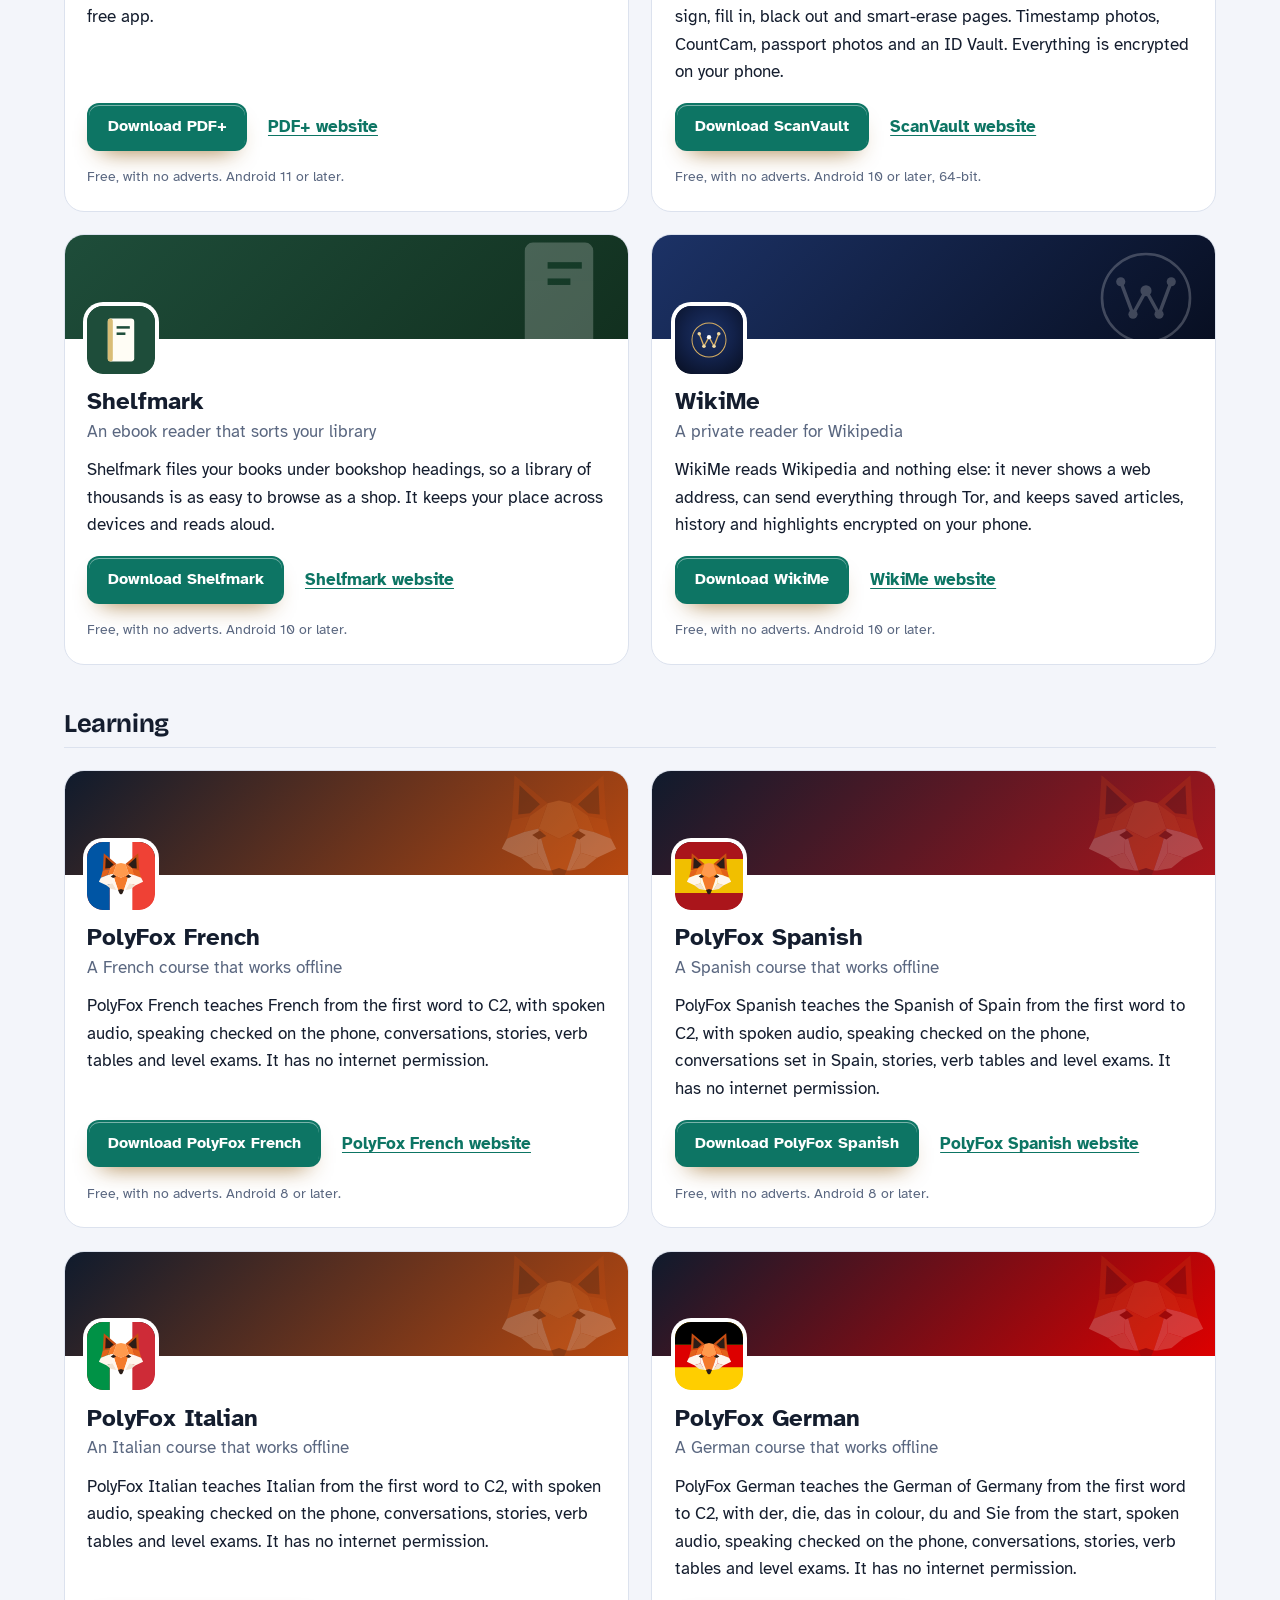
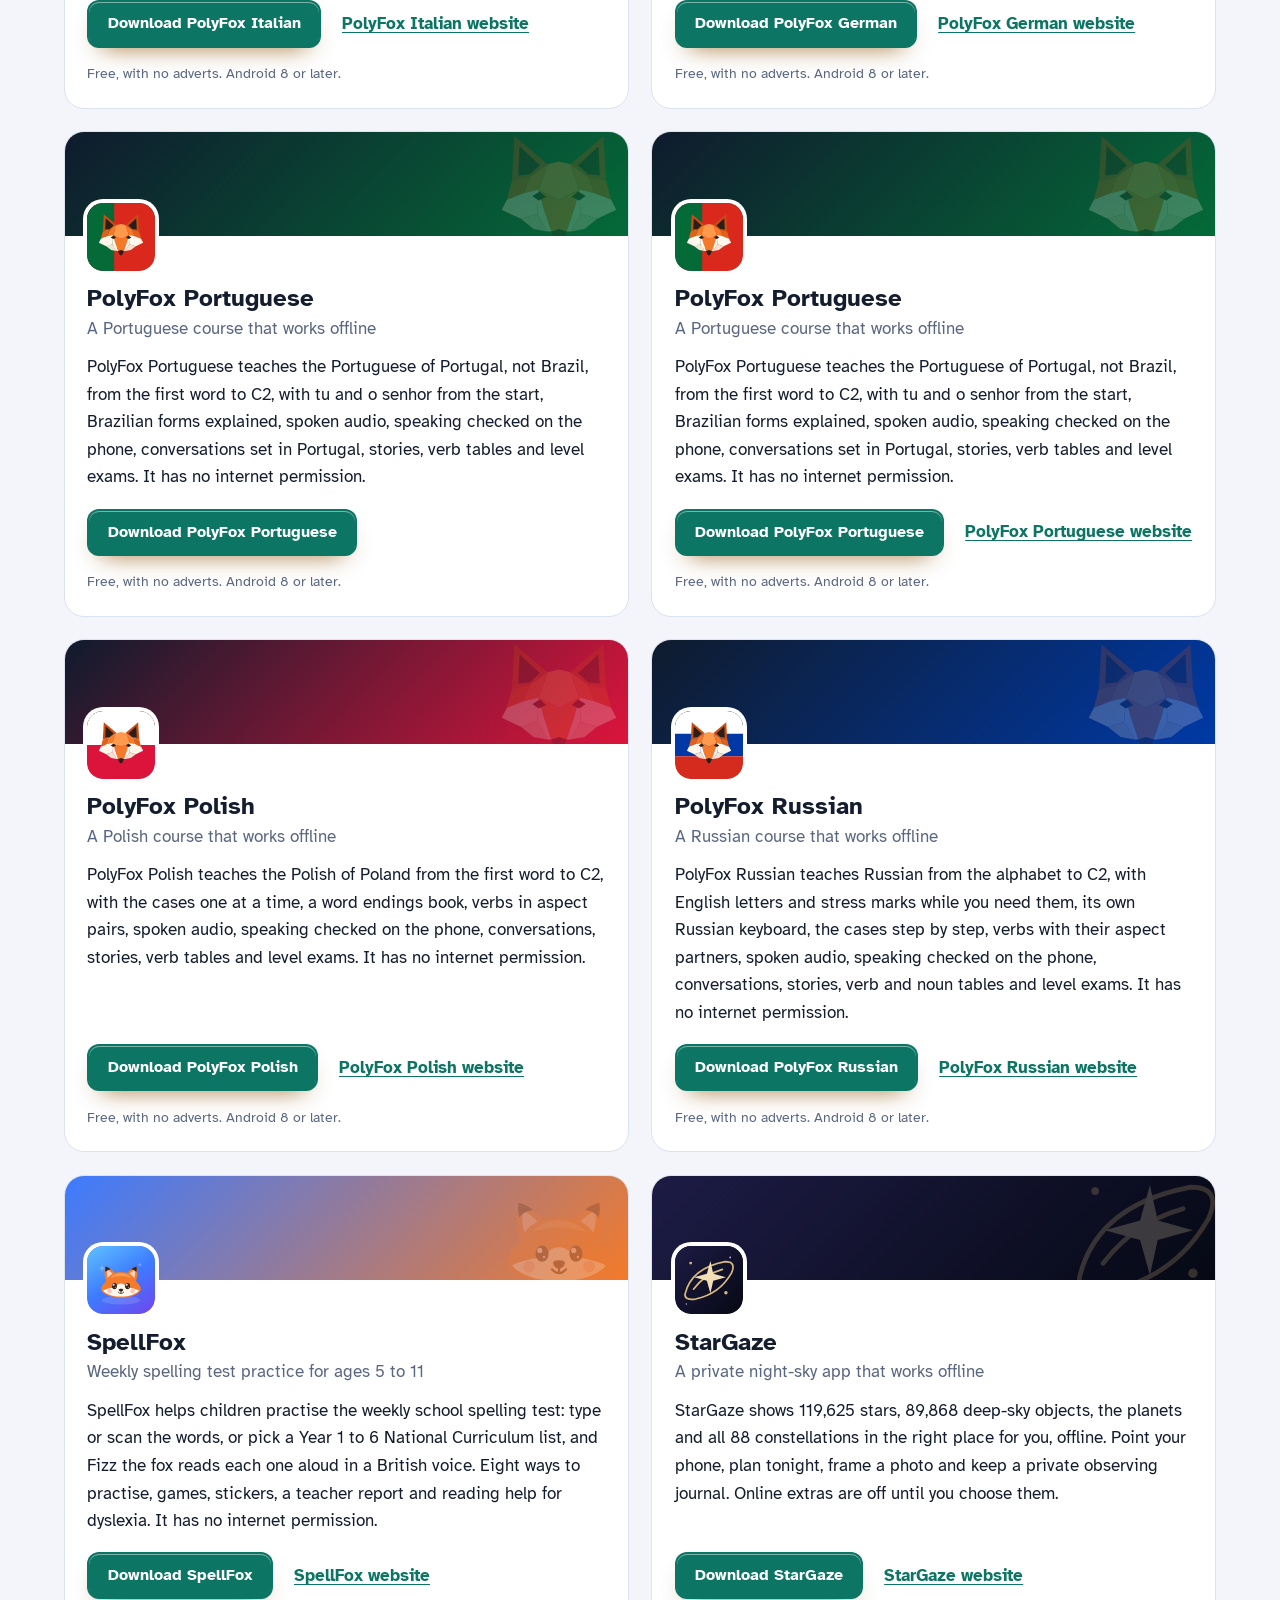
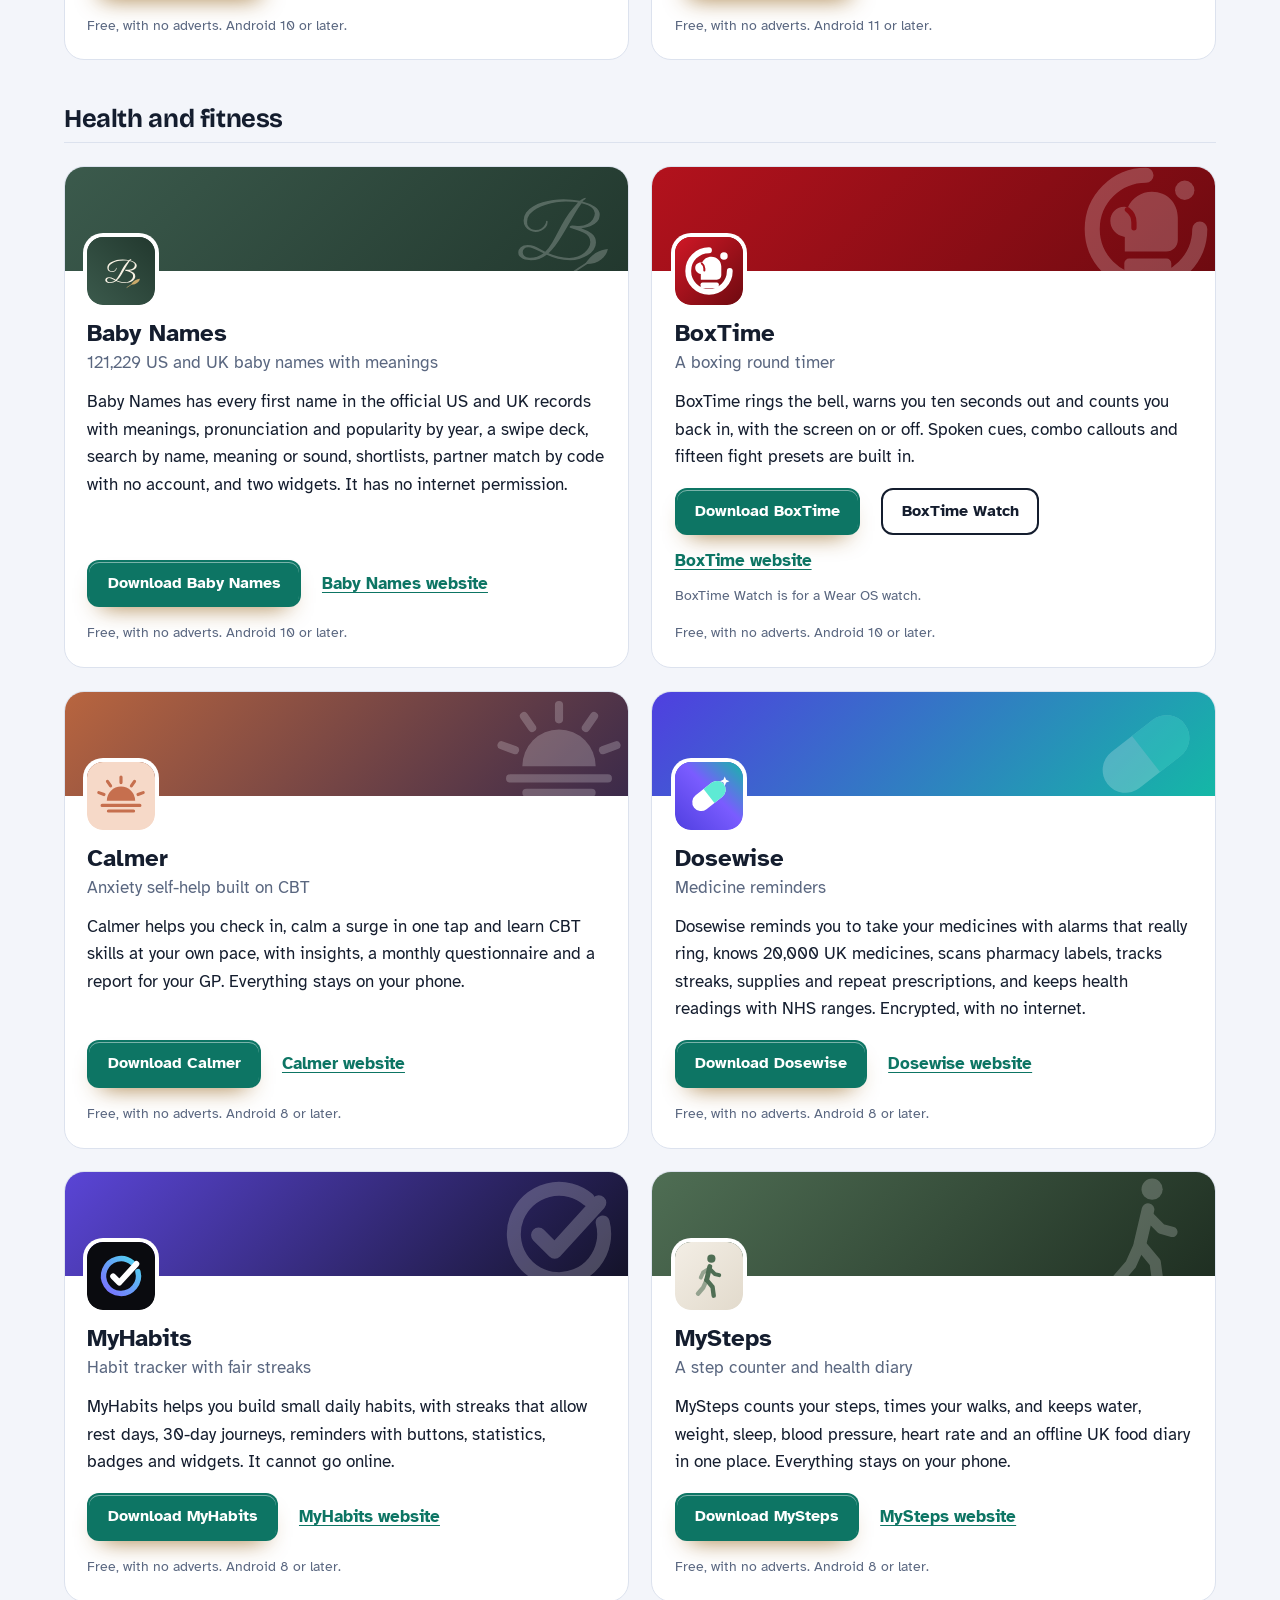
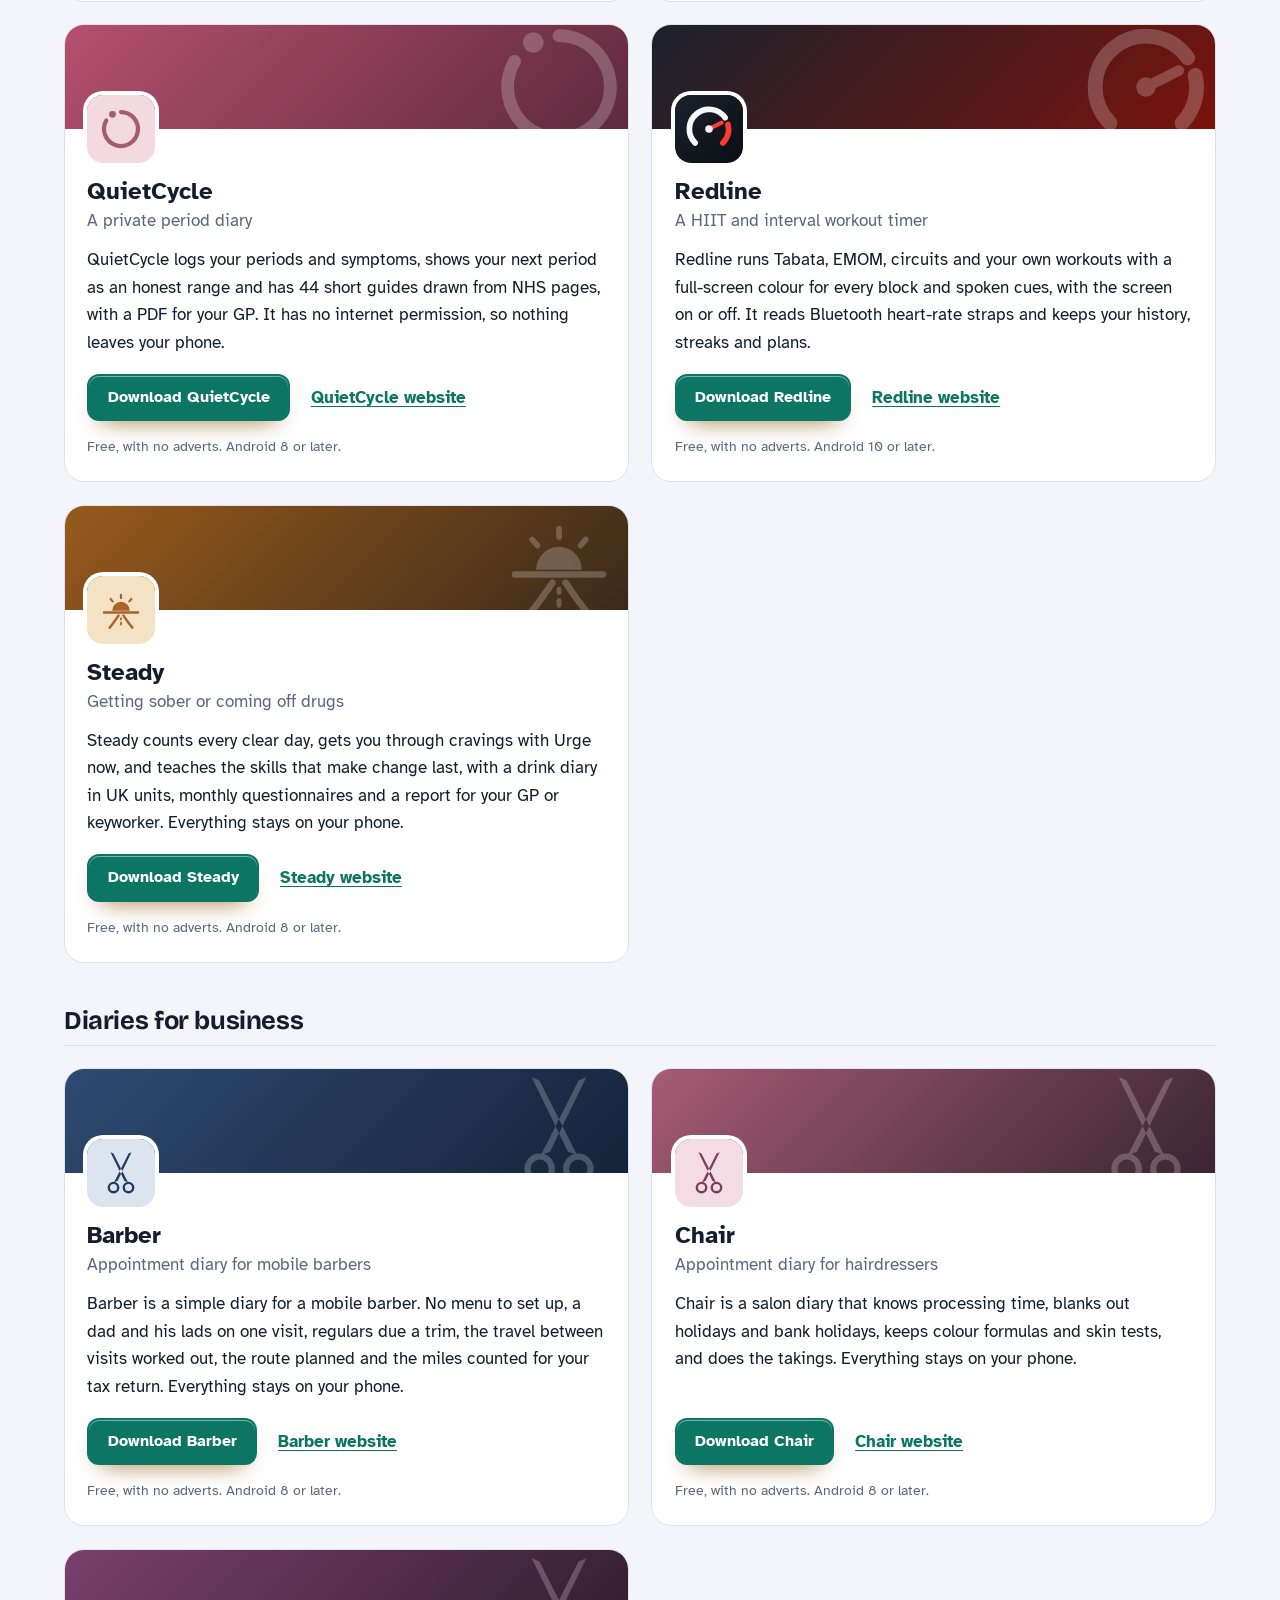
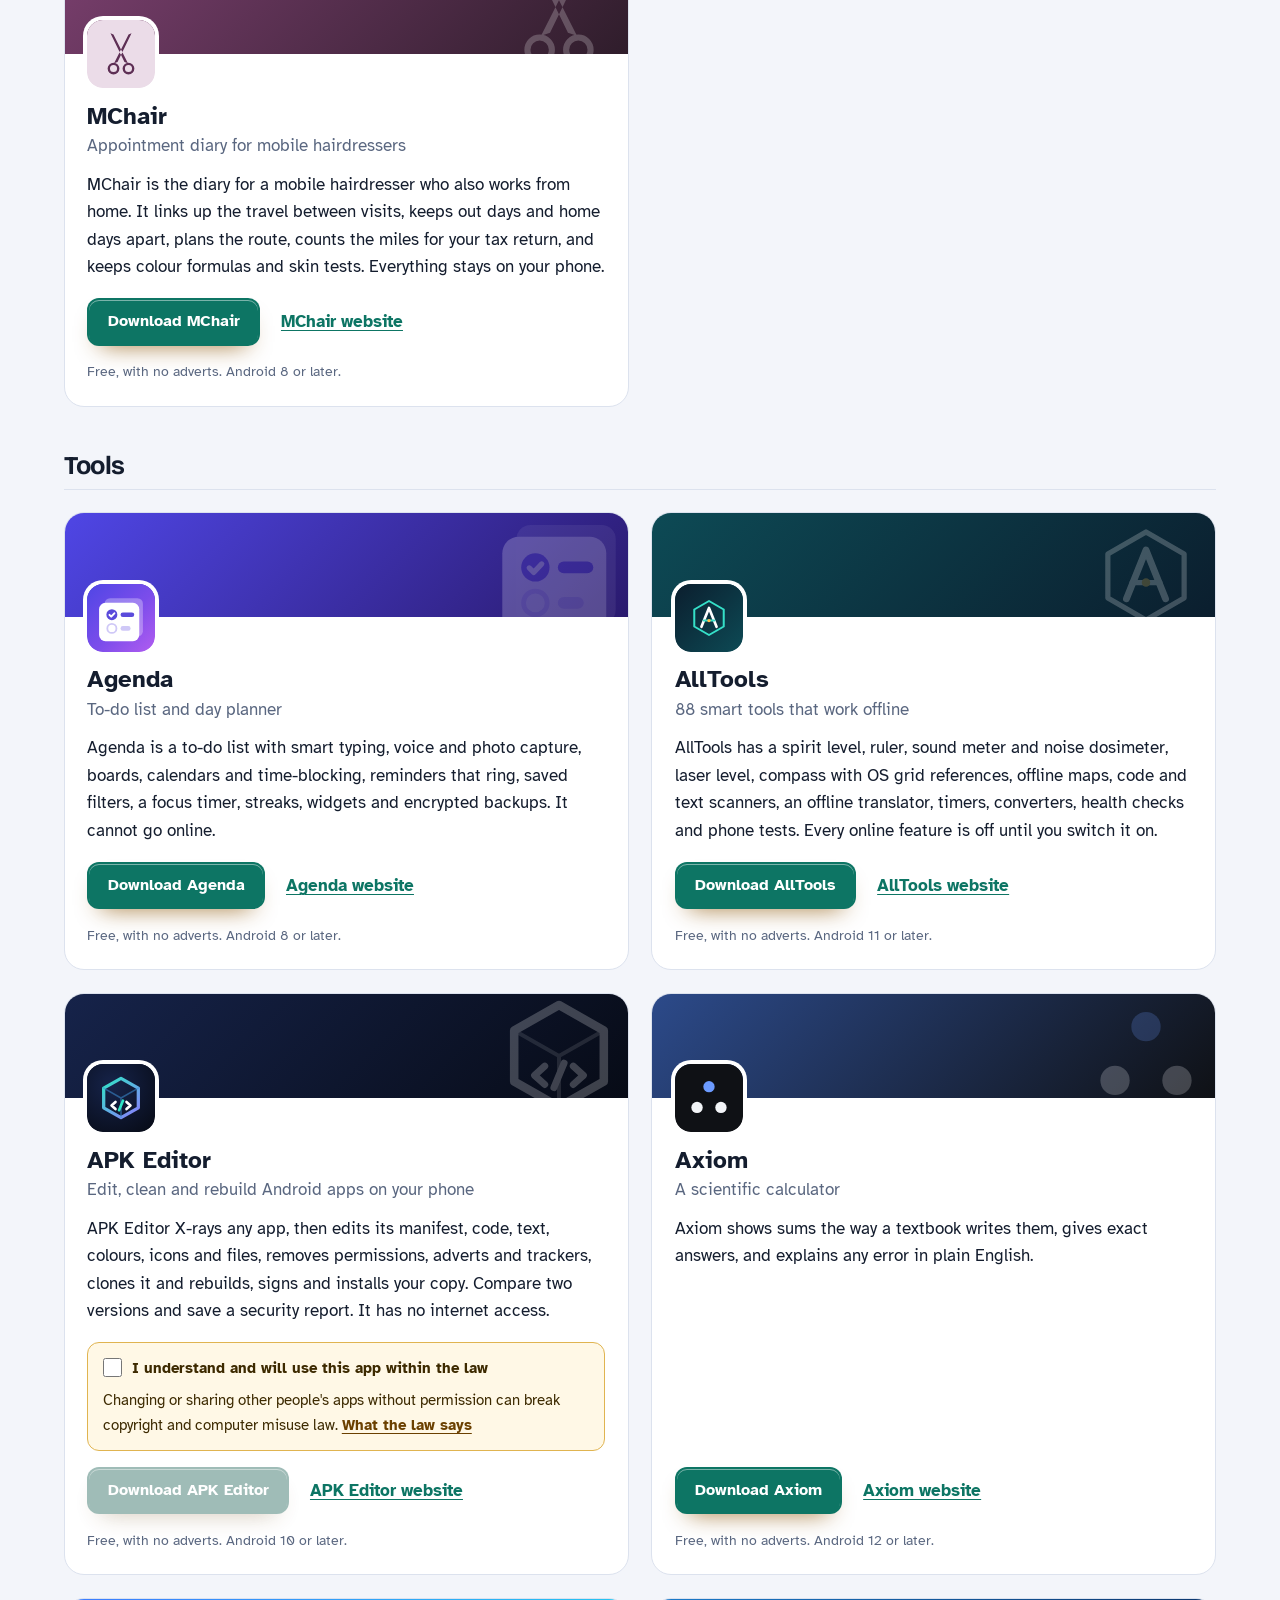
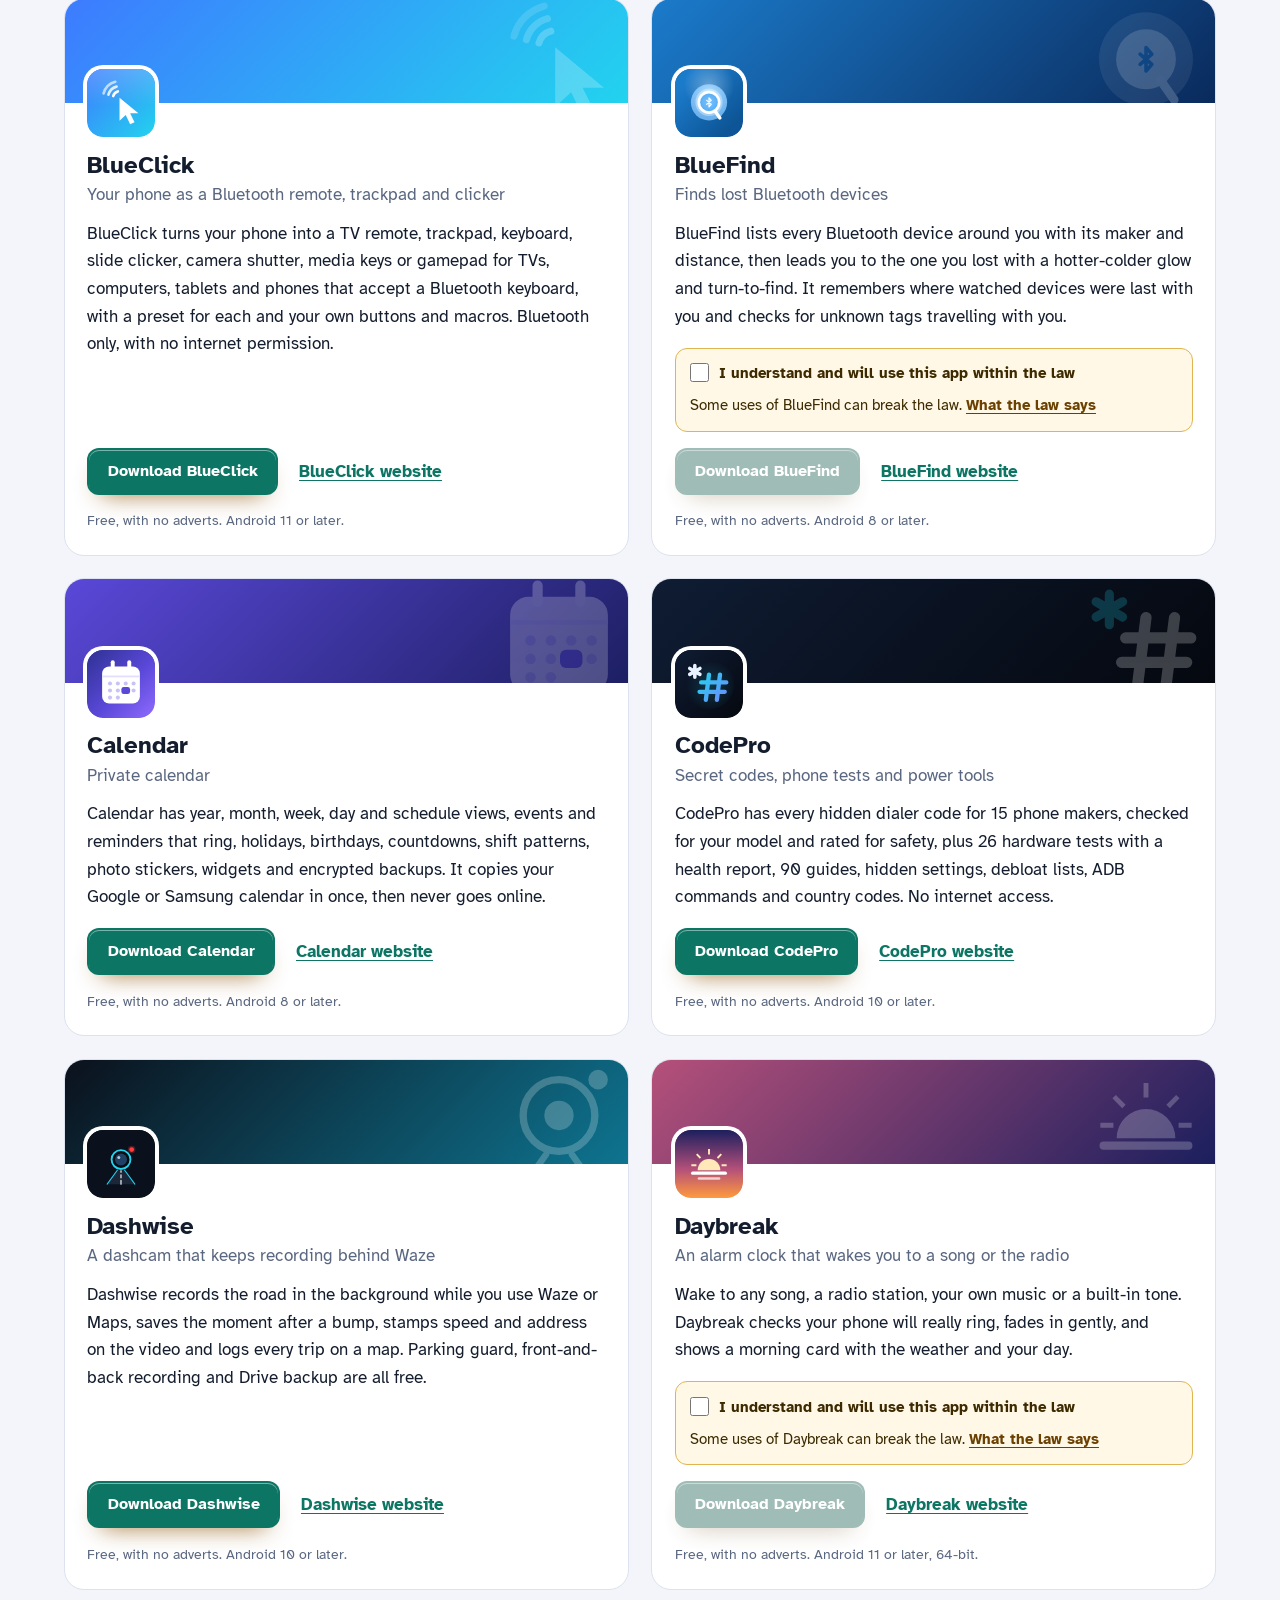
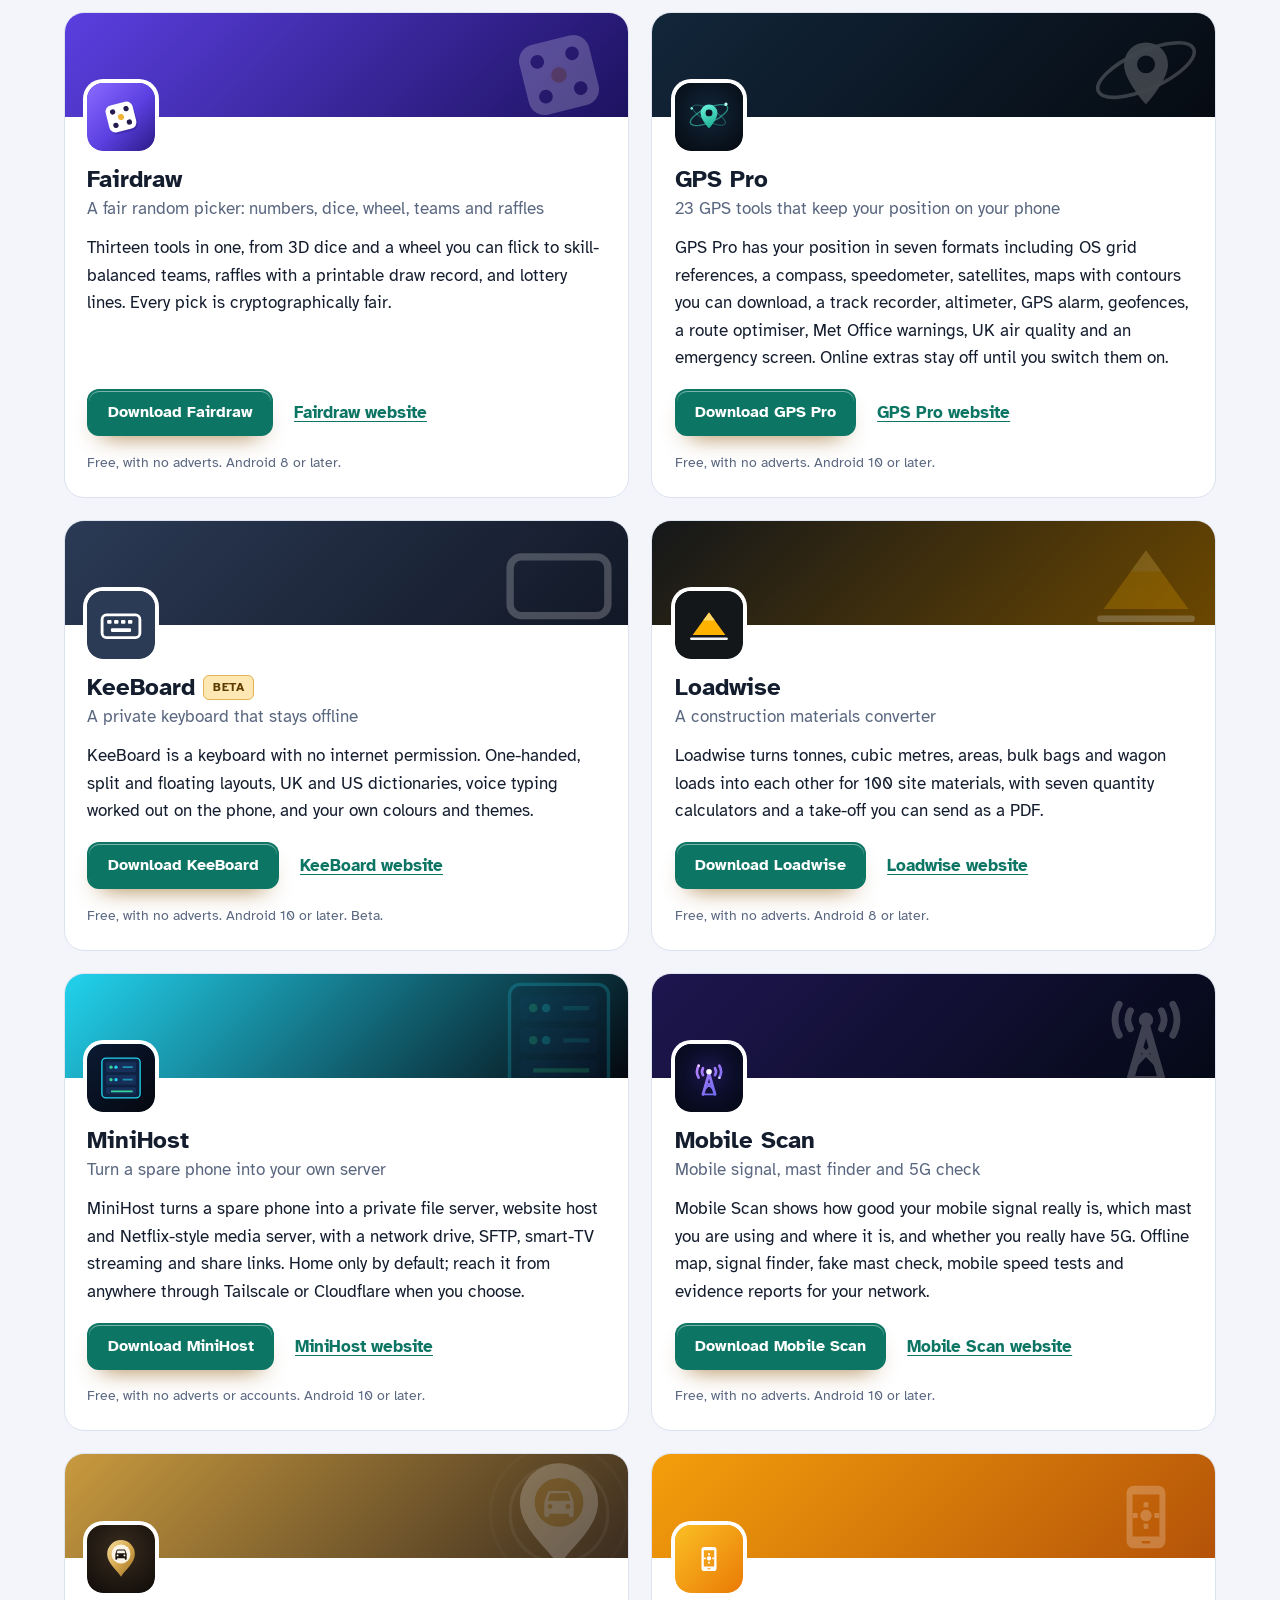
<file: more-apps.html>
<!DOCTYPE html>
<html lang="en-GB">
<head>
<meta charset="utf-8">
<meta name="viewport" content="width=device-width, initial-scale=1">
<title>More free Android apps from the maker of SNESForge</title>
<meta name="description" content="All 99 free Android apps from the maker of SNESForge, in one list by category, each with its download and a link to its website.">
<meta name="author" content="Jonathan Jackson">
<link rel="canonical" href="https://customgpter.github.io/snesforge/more-apps.html">
<meta name="theme-color" content="#f3f5fa" media="(prefers-color-scheme: light)">
<meta name="theme-color" content="#0b0f1a" media="(prefers-color-scheme: dark)">
<meta property="og:type" content="website">
<meta property="og:site_name" content="SNESForge">
<meta property="og:title" content="More free Android apps from the maker of SNESForge">
<meta property="og:description" content="All 99 free Android apps from the maker of SNESForge, in one list by category, each with its download and a link to its website.">
<meta property="og:url" content="https://customgpter.github.io/snesforge/more-apps.html">
<meta property="og:image" content="https://customgpter.github.io/snesforge/assets/og.png">
<meta property="og:image:width" content="1200">
<meta property="og:image:height" content="630">
<meta property="og:image:alt" content="SNESForge&#x27;s Controller Studio: a live preview of the touch controller with eight looks to choose from">
<meta property="og:locale" content="en_GB">
<meta name="twitter:card" content="summary_large_image">
<link rel="icon" href="./assets/favicon.svg" type="image/svg+xml">
<link rel="apple-touch-icon" href="./assets/apple-touch-icon.png">
<link rel="preload" href="./assets/fonts/bricolage-grotesque-latin.woff2" as="font" type="font/woff2" crossorigin>
<link rel="preload" href="./assets/fonts/atkinson-hyperlegible-latin-400-normal.woff2" as="font" type="font/woff2" crossorigin>
<link rel="stylesheet" href="./assets/site.css?v=1">
<link rel="stylesheet" href="./assets/house.css?v=1">
<script type="application/ld+json">{"@context":"https://schema.org","@type":"ItemList","name":"Apps from the maker of SNESForge","url":"https://customgpter.github.io/snesforge/more-apps.html","itemListElement":[{"@type":"ListItem","position":1,"name":"AddTxt","url":"https://customgpter.github.io/addtxt/"},{"@type":"ListItem","position":2,"name":"Backdrop","url":"https://customgpter.github.io/backdrop/"},{"@type":"ListItem","position":3,"name":"CaptionVid","url":"https://customgpter.github.io/captionvid/"},{"@type":"ListItem","position":4,"name":"Clearcut","url":"https://customgpter.github.io/clearcut/"},{"@type":"ListItem","position":5,"name":"Compress","url":"https://customgpter.github.io/compress/"},{"@type":"ListItem","position":6,"name":"Imprint","url":"https://customgpter.github.io/imprint/"},{"@type":"ListItem","position":7,"name":"Lightbox","url":"https://customgpter.github.io/lightbox/"},{"@type":"ListItem","position":8,"name":"Plainshot","url":"https://customgpter.github.io/plainshot/"},{"@type":"ListItem","position":9,"name":"Retag","url":"https://customgpter.github.io/retag/"},{"@type":"ListItem","position":10,"name":"ScrnSht","url":"https://customgpter.github.io/scrnsht/"},{"@type":"ListItem","position":11,"name":"Sortshot","url":"https://customgpter.github.io/sortshot/"},{"@type":"ListItem","position":12,"name":"Airwave","url":"https://customgpter.github.io/airwave/"},{"@type":"ListItem","position":13,"name":"Earshot","url":"https://customgpter.github.io/earshot/"},{"@type":"ListItem","position":14,"name":"Spoken","url":"https://customgpter.github.io/spoken/"},{"@type":"ListItem","position":15,"name":"Undertone","url":"https://customgpter.github.io/undertone/"},{"@type":"ListItem","position":16,"name":"PDF+","url":"https://customgpter.github.io/pdfplus/"},{"@type":"ListItem","position":17,"name":"ScanVault","url":"https://customgpter.github.io/scanvault/"},{"@type":"ListItem","position":18,"name":"Shelfmark","url":"https://customgpter.github.io/shelfmark/"},{"@type":"ListItem","position":19,"name":"WikiMe","url":"https://customgpter.github.io/wikime/"},{"@type":"ListItem","position":20,"name":"PolyFox French","url":"https://customgpter.github.io/polyfox/"},{"@type":"ListItem","position":21,"name":"PolyFox German","url":"https://customgpter.github.io/polyfox-german/"},{"@type":"ListItem","position":22,"name":"PolyFox Portuguese","url":"https://customgpter.github.io/polyfox-portuguese/"},{"@type":"ListItem","position":23,"name":"PolyFox Polish","url":"https://customgpter.github.io/polyfox-polish/"},{"@type":"ListItem","position":24,"name":"PolyFox Russian","url":"https://customgpter.github.io/polyfox-russian/"},{"@type":"ListItem","position":25,"name":"SpellFox","url":"https://customgpter.github.io/spellfox/"},{"@type":"ListItem","position":26,"name":"StarGaze","url":"https://customgpter.github.io/stargaze/"},{"@type":"ListItem","position":27,"name":"Baby Names","url":"https://customgpter.github.io/babynames/"},{"@type":"ListItem","position":28,"name":"BoxTime","url":"https://customgpter.github.io/boxtime/"},{"@type":"ListItem","position":29,"name":"Calmer","url":"https://customgpter.github.io/calmer/"},{"@type":"ListItem","position":30,"name":"Dosewise","url":"https://customgpter.github.io/dosewise/"},{"@type":"ListItem","position":31,"name":"MyHabits","url":"https://customgpter.github.io/myhabits/"},{"@type":"ListItem","position":32,"name":"MySteps","url":"https://customgpter.github.io/mysteps/"},{"@type":"ListItem","position":33,"name":"QuietCycle","url":"https://customgpter.github.io/quietcycle/"},{"@type":"ListItem","position":34,"name":"Redline","url":"https://customgpter.github.io/redline/"},{"@type":"ListItem","position":35,"name":"Steady","url":"https://customgpter.github.io/steady/"},{"@type":"ListItem","position":36,"name":"Barber","url":"https://customgpter.github.io/barber/"},{"@type":"ListItem","position":37,"name":"Chair","url":"https://customgpter.github.io/chair/"},{"@type":"ListItem","position":38,"name":"MChair","url":"https://customgpter.github.io/mchair/"},{"@type":"ListItem","position":39,"name":"Agenda","url":"https://customgpter.github.io/agenda/"},{"@type":"ListItem","position":40,"name":"AllTools","url":"https://customgpter.github.io/alltools/"},{"@type":"ListItem","position":41,"name":"APK Editor","url":"https://customgpter.github.io/apkeditor/"},{"@type":"ListItem","position":42,"name":"Axiom","url":"https://customgpter.github.io/axiom/"},{"@type":"ListItem","position":43,"name":"BlueClick","url":"https://customgpter.github.io/blueclick/"},{"@type":"ListItem","position":44,"name":"BlueFind","url":"https://customgpter.github.io/bluefind/"},{"@type":"ListItem","position":45,"name":"Calendar","url":"https://customgpter.github.io/calendar/"},{"@type":"ListItem","position":46,"name":"CodePro","url":"https://customgpter.github.io/codepro/"},{"@type":"ListItem","position":47,"name":"Dashwise","url":"https://customgpter.github.io/dashwise/"},{"@type":"ListItem","position":48,"name":"Daybreak","url":"https://customgpter.github.io/daybreak/"},{"@type":"ListItem","position":49,"name":"Fairdraw","url":"https://customgpter.github.io/fairdraw/"},{"@type":"ListItem","position":50,"name":"GPS Pro","url":"https://customgpter.github.io/gpspro/"},{"@type":"ListItem","position":51,"name":"KeeBoard","url":"https://customgpter.github.io/keeboard/"},{"@type":"ListItem","position":52,"name":"Loadwise","url":"https://customgpter.github.io/loadwise/"},{"@type":"ListItem","position":53,"name":"MiniHost","url":"https://customgpter.github.io/minihost/"},{"@type":"ListItem","position":54,"name":"Mobile Scan","url":"https://customgpter.github.io/mobilescan/"},{"@type":"ListItem","position":55,"name":"Parkwise","url":"https://customgpter.github.io/parkwise/"},{"@type":"ListItem","position":56,"name":"Pocketmind","url":"https://customgpter.github.io/pocketmind/"},{"@type":"ListItem","position":57,"name":"Refine","url":"https://customgpter.github.io/refine/"},{"@type":"ListItem","position":58,"name":"Shiftwise","url":"https://customgpter.github.io/shiftwise/"},{"@type":"ListItem","position":59,"name":"SimpleCalc","url":"https://customgpter.github.io/simplecalc/"},{"@type":"ListItem","position":60,"name":"Skyline","url":"https://customgpter.github.io/skyline/"},{"@type":"ListItem","position":61,"name":"Slipway","url":"https://customgpter.github.io/slipway/"},{"@type":"ListItem","position":62,"name":"Tagger","url":"https://customgpter.github.io/tagger/"},{"@type":"ListItem","position":63,"name":"TotalClean","url":"https://customgpter.github.io/totalclean/"},{"@type":"ListItem","position":64,"name":"TVLink","url":"https://customgpter.github.io/tvlink/"},{"@type":"ListItem","position":65,"name":"Unbox","url":"https://customgpter.github.io/unbox/"},{"@type":"ListItem","position":66,"name":"WhatsKeep","url":"https://customgpter.github.io/whatskeep/"},{"@type":"ListItem","position":67,"name":"WiFi Scan","url":"https://customgpter.github.io/wifiscan/"},{"@type":"ListItem","position":68,"name":"Auditly","url":"https://customgpter.github.io/auditly/"},{"@type":"ListItem","position":69,"name":"Backchannel","url":"https://customgpter.github.io/backchannel/"},{"@type":"ListItem","position":70,"name":"ENotes","url":"https://customgpter.github.io/enotes/"},{"@type":"ListItem","position":71,"name":"FindMe","url":"https://customgpter.github.io/findme/"},{"@type":"ListItem","position":72,"name":"iLock","url":"https://customgpter.github.io/ilock/"},{"@type":"ListItem","position":73,"name":"ImSafe","url":"https://customgpter.github.io/imsafe/"},{"@type":"ListItem","position":74,"name":"IShred","url":"https://customgpter.github.io/ishred/"},{"@type":"ListItem","position":75,"name":"LockBox","url":"https://customgpter.github.io/lockbox/"},{"@type":"ListItem","position":76,"name":"PassVault","url":"https://customgpter.github.io/passvault/"},{"@type":"ListItem","position":77,"name":"SpyFind","url":"https://customgpter.github.io/spyfind/"},{"@type":"ListItem","position":78,"name":"TextWipe","url":"https://customgpter.github.io/textwipe/"},{"@type":"ListItem","position":79,"name":"Tracewire","url":"https://customgpter.github.io/tracewire/"},{"@type":"ListItem","position":80,"name":"Vigil","url":"https://customgpter.github.io/vigil/"},{"@type":"ListItem","position":81,"name":"Grab","url":"https://customgpter.github.io/grab/"},{"@type":"ListItem","position":82,"name":"Swarm","url":"https://customgpter.github.io/swarm/"},{"@type":"ListItem","position":83,"name":"Plane Games","url":"https://customgpter.github.io/plane-games/"},{"@type":"ListItem","position":84,"name":"Ninefold","url":"https://customgpter.github.io/ninefold/"},{"@type":"ListItem","position":85,"name":"Cubewise","url":"https://customgpter.github.io/cubewise/"},{"@type":"ListItem","position":86,"name":"Tilewise","url":"https://customgpter.github.io/tilewise/"},{"@type":"ListItem","position":87,"name":"Letterwise","url":"https://customgpter.github.io/letterwise/"},{"@type":"ListItem","position":88,"name":"Kingside","url":"https://customgpter.github.io/kingside/"},{"@type":"ListItem","position":89,"name":"Deckhand","url":"https://customgpter.github.io/deckhand/"},{"@type":"ListItem","position":90,"name":"SNESForge","url":"https://customgpter.github.io/snesforge/"},{"@type":"ListItem","position":91,"name":"Fame Boy","url":"https://customgpter.github.io/fameboy/"},{"@type":"ListItem","position":92,"name":"PSPPro","url":"https://customgpter.github.io/psppro/"},{"@type":"ListItem","position":93,"name":"MegaGen","url":"https://customgpter.github.io/megagen/"},{"@type":"ListItem","position":94,"name":"QVR","url":"https://customgpter.github.io/qvr/"},{"@type":"ListItem","position":95,"name":"QVR Watch","url":"https://customgpter.github.io/qvr-watch/"},{"@type":"ListItem","position":96,"name":"QVRLite","url":"https://customgpter.github.io/qvrlite/"},{"@type":"ListItem","position":97,"name":"Onionz","url":"https://customgpter.github.io/onionz/"},{"@type":"ListItem","position":98,"name":"OnionzWeb","url":"https://customgpter.github.io/onionzweb/"}]}</script>
<link rel="stylesheet" href="./assets/apps-list.css?v=1">
<script src="./assets/apps-list.js?v=1" defer></script>
</head>
<body>
<a class="skip" href="#main">Skip to content</a>
<header class="masthead">
<div class="wrap">
<a class="brand" href="./" aria-label="SNESForge home"><svg viewBox="0 0 108 108" aria-hidden="true"><rect width="108" height="108" rx="24" fill="#151C2B"/><path fill="#60D8C1" d="M33,34 L75,34 Q83,34 85,44 L90,68 Q91,78 82,79 Q77,79 68,69 L40,69 Q31,79 26,79 Q17,78 18,68 L23,44 Q25,34 33,34 Z"/><path fill="#101624" d="M32,44 L39,44 L39,51 L46,51 L46,58 L39,58 L39,65 L32,65 L32,58 L25,58 L25,51 L32,51 Z"/><path fill="#7771E8" d="M65,48 A5,5 0,1 0,75,48 A5,5 0,1 0,65,48 M76,59 A5,5 0,1 0,86,59 A5,5 0,1 0,76,59"/></svg><span>SNESForge</span></a>
<nav aria-label="Main"><ul><li><a href="./#features">Features</a></li><li><a href="./compare.html">Compare</a></li><li><a href="./releases.html">Releases</a></li><li><a class="more-apps" href="./more-apps.html" aria-current="page"><svg class="ico" viewBox="0 0 24 24" aria-hidden="true"><rect x="4" y="4" width="6.5" height="6.5" rx="1.6"/><rect x="13.5" y="4" width="6.5" height="6.5" rx="1.6"/><rect x="4" y="13.5" width="6.5" height="6.5" rx="1.6"/><rect x="13.5" y="13.5" width="6.5" height="6.5" rx="1.6"/></svg>More apps</a></li></ul></nav>
<a class="button small" href="./#download"><svg class="ico" viewBox="0 0 24 24" aria-hidden="true"><path d="M12 4v11"/><path d="M7 10.5l5 5 5-5"/><path d="M5 20h14"/></svg>Download</a>
</div>
</header>
<main id="main" class="doc">
<div class="wrap">
<div class="measure">
<h1>More apps</h1>
<p class="lede">SNESForge has siblings. Each is an Android app by the same developer, free, with no adverts and nothing to unlock. Each button downloads the newest app file straight from that app's own page on GitHub.</p>
</div>
<!-- apps:start -->
<nav class="mapps-jump" aria-label="App groups"><ul><li><a href="#apps-photo">Photo and video</a></li><li><a href="#apps-audio">Music and audio</a></li><li><a href="#apps-reading">Reading and documents</a></li><li><a href="#apps-learning">Learning</a></li><li><a href="#apps-health">Health and fitness</a></li><li><a href="#apps-diaries">Diaries for business</a></li><li><a href="#apps-tools">Tools</a></li><li><a href="#apps-security">Security and privacy</a></li><li><a href="#apps-downloads">Downloads</a></li><li><a href="#apps-games">Games</a></li><li><a href="#apps-testing">In beta</a></li></ul></nav>
<div class="mapps-group" role="group" aria-labelledby="apps-photo"><h2 class="mapps-cat" id="apps-photo">Photo and video</h2>
<ul class="mapps"><li class="mapp" style="--b:#0b0c0f;--b2:#3f5208"><div class="mapp-cover" aria-hidden="true"><svg viewBox="0 0 108 108"><path fill="#fff" d="M24 22h60v17H63v49H45V39H24z"/></svg></div><div class="mapp-body"><svg class="mapp-icon" viewBox="0 0 108 108" aria-hidden="true"><rect width="108" height="108" rx="24" fill="#0b0c0f"/><path fill="#d4ff3a" d="M29 58h50a5 5 0 0 1 5 5v8a5 5 0 0 1-5 5H29a5 5 0 0 1-5-5v-8a5 5 0 0 1 5-5z"/><path fill="#fff" d="M33 32h32v9H54v31H44V41H33z"/><path fill="#d4ff3a" d="M72 30h4v28h-4z"/><path fill="#0b0c0f" d="M72 58h4v14h-4z"/></svg><h3>AddTxt</h3><p class="mapp-kind">Puts text on photos</p><p class="mapp-say">AddTxt adds text to photos with 1,939 fonts, ready-made styles, layers, shapes, stickers and a pen. Style single words, run text along any line, and put the same title block on a batch of photos.</p><p class="mapp-go"><a class="button" href="https://github.com/CustomGPTer/addtxt/releases/latest/download/AddTxt.apk">Download AddTxt</a><a class="mapp-site" href="https://customgpter.github.io/addtxt/">AddTxt website</a></p><p class="mapp-needs">Free, with no adverts. Android 11 or later.</p></div></li>
<li class="mapp" style="--b:#5a48d6;--b2:#1a1c55"><div class="mapp-cover" aria-hidden="true"><svg viewBox="0 0 108 108"><g transform="translate(54 58) scale(1.3) translate(-54 -58)"><rect x="38" y="30" width="32" height="52" rx="6" fill="#fff" fill-opacity=".3" transform="rotate(-16 54 58)"/><rect x="38" y="30" width="32" height="52" rx="6" fill="#fff" fill-opacity=".6" transform="rotate(-6 54 58)"/><g transform="rotate(6 54 58)"><rect x="38" y="30" width="32" height="52" rx="6" fill="#fff"/><path d="M41 68l9-11 6 7 4-4 7 8v8a4 4 0 0 1-4 4H45a4 4 0 0 1-4-4z" fill="#4d45c9"/><circle cx="60" cy="44" r="4.5" fill="#FFB86B"/></g></g></svg></div><div class="mapp-body"><svg class="mapp-icon" viewBox="0 0 108 108" aria-hidden="true"><defs><linearGradient id="i-backdrop-mapp-cc" x1="0" y1="0" x2="1" y2="1"><stop offset="0" stop-color="#9c8bff"/><stop offset=".55" stop-color="#4d45c9"/><stop offset="1" stop-color="#1a1c55"/></linearGradient></defs><rect width="108" height="108" rx="24" fill="url(#i-backdrop-mapp-cc)"/><g transform="translate(54 58) scale(1.3) translate(-54 -58)"><rect x="38" y="30" width="32" height="52" rx="6" fill="#fff" fill-opacity=".3" transform="rotate(-16 54 58)"/><rect x="38" y="30" width="32" height="52" rx="6" fill="#fff" fill-opacity=".6" transform="rotate(-6 54 58)"/><g transform="rotate(6 54 58)"><rect x="38" y="30" width="32" height="52" rx="6" fill="#fff"/><path d="M41 68l9-11 6 7 4-4 7 8v8a4 4 0 0 1-4 4H45a4 4 0 0 1-4-4z" fill="#4d45c9"/><circle cx="60" cy="44" r="4.5" fill="#FFB86B"/></g></g></svg><h3>Backdrop</h3><p class="mapp-kind">A private wallpaper changer</p><p class="mapp-say">Choose 1 to 25 of your own photos and a new one fades in every time you unlock. Frame each one as you add it, switch to Safe Mode in one tap, and nothing ever leaves your phone: it has no internet access at all.</p><p class="mapp-go"><a class="button" href="https://github.com/CustomGPTer/backdrop/releases/latest/download/Backdrop.apk">Download Backdrop</a><a class="mapp-site" href="https://customgpter.github.io/backdrop/">Backdrop website</a></p><p class="mapp-needs">Free, with no adverts. Android 8 or later.</p></div></li>
<li class="mapp" style="--b:#ff6a4d;--b2:#1a1020"><div class="mapp-cover" aria-hidden="true"><svg viewBox="0 0 108 108"><g transform="translate(54 54) scale(1.3) translate(-54 -54)"><path d="M38,34 h32 a8,8 0 0 1 8,8 v24 a8,8 0 0 1 -8,8 h-32 a8,8 0 0 1 -8,-8 v-24 a8,8 0 0 1 8,-8 z" fill="none" stroke="#fff" stroke-width="4"/><path d="M49,42 L61,49 L49,56 Z" fill="#fff"/><path d="M39,61 h14 a2.5,2.5 0 0 1 0,5 h-14 a2.5,2.5 0 0 1 0,-5 z" fill="#fff"/><path d="M57,61 h12 a2.5,2.5 0 0 1 0,5 h-12 a2.5,2.5 0 0 1 0,-5 z" fill="#ffffff"/></g></svg></div><div class="mapp-body"><svg class="mapp-icon" viewBox="0 0 108 108" aria-hidden="true"><defs><linearGradient id="i-captionvid-cvbg" x1="0" y1="0" x2="1" y2="1"><stop offset="0" stop-color="#ff4d6d"/><stop offset=".55" stop-color="#ff7a45"/><stop offset="1" stop-color="#ffb547"/></linearGradient></defs><rect width="108" height="108" rx="24" fill="url(#i-captionvid-cvbg)"/><g transform="translate(54 54) scale(1.3) translate(-54 -54)"><path d="M38,34 h32 a8,8 0 0 1 8,8 v24 a8,8 0 0 1 -8,8 h-32 a8,8 0 0 1 -8,-8 v-24 a8,8 0 0 1 8,-8 z" fill="none" stroke="#fff" stroke-width="4"/><path d="M49,42 L61,49 L49,56 Z" fill="#fff"/><path d="M39,61 h14 a2.5,2.5 0 0 1 0,5 h-14 a2.5,2.5 0 0 1 0,-5 z" fill="#fff"/><path d="M57,61 h12 a2.5,2.5 0 0 1 0,5 h-12 a2.5,2.5 0 0 1 0,-5 z" fill="#1a1020"/></g></svg><h3>CaptionVid</h3><p class="mapp-kind">Auto captions for your videos, made on your phone</p><p class="mapp-say">CaptionVid writes word-by-word captions for your videos in the background, with 45 animated looks, 171 fonts, silence cutting, translation and subtitle files. Speech recognition runs on the phone: no upload, no account.</p><p class="mapp-go"><a class="button" href="https://github.com/CustomGPTer/captionvid/releases/latest/download/CaptionVid.apk">Download CaptionVid</a><a class="mapp-site" href="https://customgpter.github.io/captionvid/">CaptionVid website</a></p><p class="mapp-needs">Free, with no adverts or watermark. Android 10 or later.</p></div></li><li class="mapp" style="--b:#5b50f0;--b2:#2a2378"><div class="mapp-cover" aria-hidden="true"><svg viewBox="0 0 108 108"><circle cx="54" cy="41" r="10.5" fill="#fff"/><path d="M34 78c0-14.5 8.5-23 20-23s20 8.5 20 23z" fill="#fff"/><path d="M27 41V27h14M67 27h14v14M27 67v14h14M67 81h14V67" fill="none" stroke="#fff" stroke-width="5" stroke-linecap="round" stroke-linejoin="round"/></svg></div><div class="mapp-body"><svg class="mapp-icon" viewBox="0 0 108 108" aria-hidden="true"><defs><linearGradient id="i-clearcut-mapp-cc" x1="0" y1="0" x2="1" y2="1"><stop offset="0" stop-color="#5b50f0"/><stop offset="1" stop-color="#2a2378"/></linearGradient></defs><rect width="108" height="108" rx="24" fill="url(#i-clearcut-mapp-cc)"/><circle cx="54" cy="41" r="10.5" fill="#fff"/><path d="M34 78c0-14.5 8.5-23 20-23s20 8.5 20 23z" fill="#fff"/><path d="M27 41V27h14M67 27h14v14M27 67v14h14M67 81h14V67" fill="none" stroke="#fff" stroke-width="5" stroke-linecap="round" stroke-linejoin="round"/></svg><h3>Clearcut</h3><p class="mapp-kind">A background remover that works on your phone</p><p class="mapp-say">One tap cuts the subject out of a photo, and hand tools tidy the rest. Save it see-through, put something new behind it, or make it a WhatsApp sticker. Your photos are never uploaded.</p><p class="mapp-go"><a class="button" href="https://github.com/CustomGPTer/clearcut/releases/latest/download/Clearcut.apk">Download Clearcut</a><a class="mapp-site" href="https://customgpter.github.io/clearcut/">Clearcut website</a></p><p class="mapp-needs">Free, with no adverts. Android 10 or later, 64-bit.</p></div></li>
<li class="mapp" style="--b:#12181e;--b2:#0c2a20"><div class="mapp-cover" aria-hidden="true"><svg viewBox="0 0 108 108"><rect width="108" height="108" rx="24" fill="#12181e"/><g transform="translate(54 54) scale(1.3) translate(-54 -54)"><path fill="none" stroke="#e9eef3" stroke-width="4.5" stroke-linejoin="round" d="M41 43h26a5 5 0 0 1 5 5v12a5 5 0 0 1-5 5H41a5 5 0 0 1-5-5V48a5 5 0 0 1 5-5z"/><path fill="#e9eef3" d="M50.5 48.2l9.2 5.3a.6.6 0 0 1 0 1l-9.2 5.3a.6.6 0 0 1-.9-.5V48.7a.6.6 0 0 1 .9-.5z"/><path fill="none" stroke="#3ddc97" stroke-width="5" stroke-linecap="round" stroke-linejoin="round" d="M54 24v12M47.5 30.5 54 37l6.5-6.5M54 84V72M47.5 77.5 54 71l6.5 6.5"/></g></svg></div><div class="mapp-body"><svg class="mapp-icon" viewBox="0 0 108 108" aria-hidden="true"><rect width="108" height="108" rx="24" fill="#12181e"/><g transform="translate(54 54) scale(1.3) translate(-54 -54)"><path fill="none" stroke="#e9eef3" stroke-width="4.5" stroke-linejoin="round" d="M41 43h26a5 5 0 0 1 5 5v12a5 5 0 0 1-5 5H41a5 5 0 0 1-5-5V48a5 5 0 0 1 5-5z"/><path fill="#e9eef3" d="M50.5 48.2l9.2 5.3a.6.6 0 0 1 0 1l-9.2 5.3a.6.6 0 0 1-.9-.5V48.7a.6.6 0 0 1 .9-.5z"/><path fill="none" stroke="#3ddc97" stroke-width="5" stroke-linecap="round" stroke-linejoin="round" d="M54 24v12M47.5 30.5 54 37l6.5-6.5M54 84V72M47.5 77.5 54 71l6.5 6.5"/></g></svg><h3>Compress</h3><p class="mapp-kind">A video compressor</p><p class="mapp-say">Compress makes the videos on your phone smaller without a difference you can see, at the full picture size, and carries on with the screen off.</p><p class="mapp-go"><a class="button" href="https://github.com/CustomGPTer/compress/releases/latest/download/Compress.apk">Download Compress</a><a class="mapp-site" href="https://customgpter.github.io/compress/">Compress website</a></p><p class="mapp-needs">Free, with no adverts. Android 10 or later, 64-bit.</p></div></li>
<li class="mapp" style="--b:#2a3050;--b2:#0e1220"><div class="mapp-cover" aria-hidden="true"><svg viewBox="0 0 108 108"><g transform="translate(54 54) scale(1.32) translate(-54 -54)"><path d="M31.5 41.500A25 25 0 0 1 76.500 41.500" fill="none" stroke="#fff" stroke-width="4.5" stroke-linecap="round"/><path d="M76.500 66.500A25 25 0 0 1 31.500 66.500" fill="none" stroke="#fff" stroke-width="4.5" stroke-linecap="round"/><path fill="#fff" d="M24 47h60a3 3 0 0 1 3 3v8a3 3 0 0 1-3 3H24a3 3 0 0 1-3-3v-8a3 3 0 0 1 3-3z"/></g></svg></div><div class="mapp-body"><svg class="mapp-icon" viewBox="0 0 108 108" aria-hidden="true"><rect width="108" height="108" rx="24" fill="#0e1220"/><g transform="translate(54 54) scale(1.32) translate(-54 -54)"><path d="M31.5 41.500A25 25 0 0 1 76.500 41.500" fill="none" stroke="#f2553d" stroke-width="4.5" stroke-linecap="round"/><path d="M76.500 66.500A25 25 0 0 1 31.500 66.500" fill="none" stroke="#f2553d" stroke-width="4.5" stroke-linecap="round"/><path fill="#f6f2ea" d="M24 47h60a3 3 0 0 1 3 3v8a3 3 0 0 1-3 3H24a3 3 0 0 1-3-3v-8a3 3 0 0 1 3-3z"/><path fill="#0e1220" d="M30 51.500h4v5h-4zM38 51.500h14v5H38zM56 51.500h8v5h-8zM68 51.500h10v5H68z"/></g></svg><h3>Imprint</h3><p class="mapp-kind">A watermark app for photos, PDFs and videos</p><p class="mapp-say">Imprint puts your watermark on photos, PDFs and videos. 120 designs to start from, 1,824 typefaces, batches, presets and a backup file.</p><p class="mapp-go"><a class="button" href="https://github.com/CustomGPTer/imprint/releases/latest/download/Imprint.apk">Download Imprint</a><a class="mapp-site" href="https://customgpter.github.io/imprint/">Imprint website</a></p><p class="mapp-needs">Free, with no adverts. Android 11 or later.</p></div></li>
<li class="mapp" style="--b:#5a4520;--b2:#15171c"><div class="mapp-cover" aria-hidden="true"><svg viewBox="0 0 108 108"><path fill="#ffc45c" fill-opacity=".2" d="M32 25h14a7 7 0 0 1 7 7v44a7 7 0 0 1-7 7H32a7 7 0 0 1-7-7V32a7 7 0 0 1 7-7z"/><path fill="#ffc45c" d="M34 29h12a5 5 0 0 1 5 5v40a5 5 0 0 1-5 5H34a5 5 0 0 1-5-5V34a5 5 0 0 1 5-5z"/><path fill="#b8893a" d="M62 29h12a5 5 0 0 1 5 5v12a5 5 0 0 1-5 5H62a5 5 0 0 1-5-5V34a5 5 0 0 1 5-5z"/><path fill="#6e5425" d="M62 57h12a5 5 0 0 1 5 5v12a5 5 0 0 1-5 5H62a5 5 0 0 1-5-5V62a5 5 0 0 1 5-5z"/></svg></div><div class="mapp-body"><svg class="mapp-icon" viewBox="0 0 108 108" aria-hidden="true"><rect width="108" height="108" rx="24" fill="#15171c"/><path fill="#ffc45c" fill-opacity=".2" d="M32 25h14a7 7 0 0 1 7 7v44a7 7 0 0 1-7 7H32a7 7 0 0 1-7-7V32a7 7 0 0 1 7-7z"/><path fill="#ffc45c" d="M34 29h12a5 5 0 0 1 5 5v40a5 5 0 0 1-5 5H34a5 5 0 0 1-5-5V34a5 5 0 0 1 5-5z"/><path fill="#b8893a" d="M62 29h12a5 5 0 0 1 5 5v12a5 5 0 0 1-5 5H62a5 5 0 0 1-5-5V34a5 5 0 0 1 5-5z"/><path fill="#6e5425" d="M62 57h12a5 5 0 0 1 5 5v12a5 5 0 0 1-5 5H62a5 5 0 0 1-5-5V62a5 5 0 0 1 5-5z"/></svg><h3>Lightbox</h3><p class="mapp-kind">A private gallery for photos and videos</p><p class="mapp-say">Lightbox shows every photo and video on the phone, finds them by what is in them and where they were taken, edits and tidies them, and takes the hidden information out before you share.</p><p class="mapp-go"><a class="button" href="https://github.com/CustomGPTer/lightbox/releases/latest/download/Lightbox.apk">Download Lightbox</a><a class="mapp-site" href="https://customgpter.github.io/lightbox/">Lightbox website</a></p><p class="mapp-needs">Free, with no adverts. Android 13 or later.</p></div></li>
<li class="mapp" style="--b:#15171c;--b2:#0e3b2b"><div class="mapp-cover" aria-hidden="true"><svg viewBox="0 0 64 64"><rect width="64" height="64" rx="14" fill="#15171c"/><path d="M32 9l19 7v15c0 12-8 20.5-19 24-11-3.5-19-12-19-24V16z" fill="#5edfb0"/><circle cx="32" cy="31" r="9.5" fill="#15171c"/><circle cx="32" cy="31" r="5.5" fill="#5edfb0"/><circle cx="34.2" cy="28.8" r="1.6" fill="#15171c"/></svg></div><div class="mapp-body"><svg class="mapp-icon" viewBox="0 0 64 64" aria-hidden="true"><rect width="64" height="64" rx="14" fill="#15171c"/><path d="M32 9l19 7v15c0 12-8 20.5-19 24-11-3.5-19-12-19-24V16z" fill="#5edfb0"/><circle cx="32" cy="31" r="9.5" fill="#15171c"/><circle cx="32" cy="31" r="5.5" fill="#5edfb0"/><circle cx="34.2" cy="28.8" r="1.6" fill="#15171c"/></svg><h3>Plainshot</h3><p class="mapp-kind">Takes hidden information out of photos</p><p class="mapp-say">Plainshot removes where you were, the date and time and which phone you have from each photo as you take it. Tap Shoot, use the phone&#x27;s own camera, and each shot is cleaned a few seconds later.</p><p class="mapp-go"><a class="button" href="https://github.com/CustomGPTer/plainshot/releases/latest/download/Plainshot.apk">Download Plainshot</a><a class="mapp-site" href="https://customgpter.github.io/plainshot/">Plainshot website</a></p><p class="mapp-needs">Free, with no adverts. Android 13 or later.</p></div></li>
<li class="mapp" style="--b:#1565c0;--b2:#0d3f7a"><div class="mapp-cover" aria-hidden="true"><svg viewBox="0 0 108 108"><g transform="translate(54 54) scale(1.22) rotate(-32) translate(-54 -54)"><path fill="#fff" d="M36 38h30a6 6 0 0 1 4.2 1.8l11 11a4.5 4.5 0 0 1 0 6.4l-11 11a6 6 0 0 1-4.2 1.8H36a6 6 0 0 1-6-6V44a6 6 0 0 1 6-6z"/></g></svg></div><div class="mapp-body"><svg class="mapp-icon" viewBox="0 0 108 108" aria-hidden="true"><rect width="108" height="108" rx="24" fill="#1565c0"/><g transform="translate(54 54) scale(1.22) rotate(-32) translate(-54 -54)"><path fill="#fff" d="M36 38h30a6 6 0 0 1 4.2 1.8l11 11a4.5 4.5 0 0 1 0 6.4l-11 11a6 6 0 0 1-4.2 1.8H36a6 6 0 0 1-6-6V44a6 6 0 0 1 6-6z"/><circle cx="70" cy="54" r="3.6" fill="#1565c0"/><path fill="#1565c0" d="M37 47.5h22a1.75 1.75 0 0 1 0 3.5H37a1.75 1.75 0 0 1 0-3.5zM37 57h15a1.75 1.75 0 0 1 0 3.5H37a1.75 1.75 0 0 1 0-3.5z"/></g></svg><h3>Retag</h3><p class="mapp-kind">A photo metadata editor and remover</p><p class="mapp-say">Retag shows the details hidden inside a photo, such as where and when it was taken and on which phone, and lets you change them or take them out before you share.</p><p class="mapp-go"><a class="button" href="https://github.com/CustomGPTer/retag/releases/latest/download/Retag.apk">Download Retag</a><a class="mapp-site" href="https://customgpter.github.io/retag/">Retag website</a></p><p class="mapp-needs">Free, with no adverts. Android 11 or later.</p></div></li>
<li class="mapp" style="--b:#c9961c;--b2:#15171c"><div class="mapp-cover" aria-hidden="true"><svg viewBox="0 0 108 108"><path d="M33,45V38a5,5 0,0 1,5 -5H45 M63,33H70a5,5 0,0 1,5 5V45 M75,63V70a5,5 0,0 1,-5 5H63 M45,75H38a5,5 0,0 1,-5 -5V63" fill="none" stroke="#fff" stroke-width="6" stroke-linecap="round" stroke-linejoin="round"/><circle cx="54" cy="54" r="11" fill="#fff"/></svg></div><div class="mapp-body"><svg class="mapp-icon" viewBox="0 0 108 108" aria-hidden="true"><rect width="108" height="108" rx="24" fill="#15171c"/><path d="M33,45V38a5,5 0,0 1,5 -5H45 M63,33H70a5,5 0,0 1,5 5V45 M75,63V70a5,5 0,0 1,-5 5H63 M45,75H38a5,5 0,0 1,-5 -5V63" fill="none" stroke="#FFC233" stroke-width="6" stroke-linecap="round" stroke-linejoin="round"/><circle cx="54" cy="54" r="11" fill="#FFC233"/><circle cx="54" cy="54" r="5.5" fill="#15171c"/></svg><h3>ScrnSht</h3><p class="mapp-kind">A floating screenshot button</p><p class="mapp-say">Tap the see-through bubble over any app for a clean screenshot, with the status and navigation bars cropped off and saved straight to your gallery. Saved crops, a quick editor with blur, a timer, widgets and a quick-settings tile.</p><p class="mapp-go"><a class="button" href="https://github.com/CustomGPTer/scrnsht/releases/latest/download/ScrnSht.apk">Download ScrnSht</a><a class="mapp-site" href="https://customgpter.github.io/scrnsht/">ScrnSht website</a></p><p class="mapp-needs">Free, with no adverts. Android 13 or later.</p></div></li>
<li class="mapp" style="--b:#15171c;--b2:#4a3708"><div class="mapp-cover" aria-hidden="true"><svg viewBox="0 0 64 64"><rect width="64" height="64" rx="14" fill="#15171c"/><path d="M14 18h13c1.3 0 2.5.6 3.3 1.6L33.2 23H50c2.8 0 5 2.2 5 5v20c0 2.8-2.2 5-5 5H14c-2.8 0-5-2.2-5-5V23c0-2.8 2.2-5 5-5z" fill="#ffc233"/><circle cx="32" cy="38" r="10.5" fill="#15171c"/><circle cx="32" cy="38" r="6.2" fill="#ffc233"/><circle cx="34.4" cy="35.6" r="1.7" fill="#15171c"/></svg></div><div class="mapp-body"><svg class="mapp-icon" viewBox="0 0 64 64" aria-hidden="true"><rect width="64" height="64" rx="14" fill="#15171c"/><path d="M14 18h13c1.3 0 2.5.6 3.3 1.6L33.2 23H50c2.8 0 5 2.2 5 5v20c0 2.8-2.2 5-5 5H14c-2.8 0-5-2.2-5-5V23c0-2.8 2.2-5 5-5z" fill="#ffc233"/><circle cx="32" cy="38" r="10.5" fill="#15171c"/><circle cx="32" cy="38" r="6.2" fill="#ffc233"/><circle cx="34.4" cy="35.6" r="1.7" fill="#15171c"/></svg><h3>Sortshot</h3><p class="mapp-kind">Files camera photos into folders</p><p class="mapp-say">Pick a folder, tap Shoot, and the phone&#x27;s own camera opens. When you close it, what you took is in that folder, not in one long camera roll.</p><p class="mapp-go"><a class="button" href="https://github.com/CustomGPTer/sortshot/releases/latest/download/Sortshot.apk">Download Sortshot</a><a class="mapp-site" href="https://customgpter.github.io/sortshot/">Sortshot website</a></p><p class="mapp-needs">Free, with no adverts. Android 13 or later.</p></div></li></ul></div>
<div class="mapps-group" role="group" aria-labelledby="apps-audio"><h2 class="mapps-cat" id="apps-audio">Music and audio</h2>
<ul class="mapps"><li class="mapp" style="--b:#1a4a80;--b2:#10243f"><div class="mapp-cover" aria-hidden="true"><svg viewBox="0 0 108 108"><g transform="translate(54 54) scale(1.32) translate(-56 -55)"><rect x="29" y="50" width="10" height="18" rx="2.5" fill="#fff"/><rect x="40" y="42" width="10" height="26" rx="2.5" fill="#fff"/><rect x="51" y="34" width="10" height="34" rx="2.5" fill="#fff"/><rect x="62" y="44" width="10" height="24" rx="2.5" fill="#fff"/><rect x="73" y="52" width="10" height="16" rx="2.5" fill="#fff"/><circle cx="56" cy="76" r="4" fill="#fff"/></g></svg></div><div class="mapp-body"><svg class="mapp-icon" viewBox="0 0 108 108" aria-hidden="true"><rect width="108" height="108" rx="24" fill="#10243f"/><g transform="translate(54 54) scale(1.32) translate(-56 -55)"><rect x="29" y="50" width="10" height="18" rx="2.5" fill="#4fc3f7"/><rect x="40" y="42" width="10" height="26" rx="2.5" fill="#81d4fa"/><rect x="51" y="34" width="10" height="34" rx="2.5" fill="#fff"/><rect x="62" y="44" width="10" height="24" rx="2.5" fill="#81d4fa"/><rect x="73" y="52" width="10" height="16" rx="2.5" fill="#4fc3f7"/><circle cx="56" cy="76" r="4" fill="#ff7043"/></g></svg><h3>Airwave</h3><p class="mapp-kind">Live radio and podcasts in one app</p><p class="mapp-say">Airwave plays about 1,900 UK stations, sorted by region and town, and around 50,000 more worldwide. It can pause and rewind live radio, wake you with a station, and plays podcasts too.</p><p class="mapp-go"><a class="button" href="https://github.com/CustomGPTer/airwave/releases/latest/download/Airwave.apk">Download Airwave</a><a class="mapp-site" href="https://customgpter.github.io/airwave/">Airwave website</a></p><p class="mapp-needs">Free, with no adverts. Android 8 or later.</p></div></li>
<li class="mapp" style="--b:#3b2a6e;--b2:#231742"><div class="mapp-cover" aria-hidden="true"><svg viewBox="0 0 108 108"><path fill="#fff" d="M54 30a9 9 0 0 1 9 9v14a9 9 0 0 1-18 0V39a9 9 0 0 1 9-9z"/><path fill="#fff" d="M39 52h4a11 11 0 0 0 22 0h4a15 15 0 0 1-13 14.9V74h7v4H47v-4h7v-7.1A15 15 0 0 1 39 52z"/></svg></div><div class="mapp-body"><svg class="mapp-icon" viewBox="0 0 108 108" aria-hidden="true"><rect width="108" height="108" rx="24" fill="#231742"/><g transform="translate(54 54) scale(1.32) translate(-54 -54)"><path fill="#fff" d="M54 30a9 9 0 0 1 9 9v14a9 9 0 0 1-18 0V39a9 9 0 0 1 9-9z"/><path fill="#d1c4e9" d="M39 52h4a11 11 0 0 0 22 0h4a15 15 0 0 1-13 14.9V74h7v4H47v-4h7v-7.1A15 15 0 0 1 39 52z"/><circle cx="54" cy="39.2" r="3.2" fill="#ffb300"/><path fill="#b39ddb" d="M33.5 37.5l2.9 2.7a11 11 0 0 0 0 11.6l-2.9 2.7a15 15 0 0 1 0-17zM74.5 37.5a15 15 0 0 1 0 17l-2.9-2.7a11 11 0 0 0 0-11.6z"/></g></svg><h3>Earshot</h3><p class="mapp-kind">A podcast app with thousands built in</p><p class="mapp-say">Earshot comes with over 19,000 podcasts sorted into lists by category, and can add any other. A speed for each show, chapters, bookmarks, and downloads that tidy themselves.</p><p class="mapp-go"><a class="button" href="https://github.com/CustomGPTer/earshot/releases/latest/download/Earshot.apk">Download Earshot</a><a class="mapp-site" href="https://customgpter.github.io/earshot/">Earshot website</a></p><p class="mapp-needs">Free, with no adverts. Android 8 or later.</p></div></li>
<li class="mapp" style="--b:#8a5a1c;--b2:#14161b"><div class="mapp-cover" aria-hidden="true"><svg viewBox="0 0 108 108"><path d="M39,27h30a6,6 0 0 1 6,6v42a6,6 0 0 1 -6,6h-30a6,6 0 0 1 -6,-6v-42a6,6 0 0 1 6,-6z" fill="none" stroke="#fff" stroke-width="4.5" stroke-linejoin="round"/><path d="M46,48v12M53,41v26M60,45v18M67,50v8" fill="none" stroke="#fff" stroke-width="4" stroke-linecap="round"/></svg></div><div class="mapp-body"><svg class="mapp-icon" viewBox="0 0 108 108" aria-hidden="true"><rect width="108" height="108" rx="24" fill="#14161B"/><path fill="#F2B45A" d="M39,27h30a6,6 0 0 1 6,6v42a6,6 0 0 1 -6,6h-30a6,6 0 0 1 -6,-6v-42a6,6 0 0 1 6,-6z"/><path fill="#D2923A" d="M39,27a6,6 0 0 0 -6,6v42a6,6 0 0 0 6,6z"/><path d="M46,48v12M53,41v26M60,45v18M67,50v8" fill="none" stroke="#14161B" stroke-width="4" stroke-linecap="round"/></svg><h3>Spoken</h3><p class="mapp-kind">An audiobook player with 19,000 free books built in</p><p class="mapp-say">Spoken plays the audiobooks on your phone with chapters, bookmarks, a sleep timer, widgets and Android Auto, and lists 19,630 free LibriVox recordings to browse with no internet. No account and no tracking.</p><p class="mapp-go"><a class="button" href="https://github.com/CustomGPTer/spoken/releases/latest/download/Spoken.apk">Download Spoken</a><a class="mapp-site" href="https://customgpter.github.io/spoken/">Spoken website</a></p><p class="mapp-needs">Free, with no adverts. Android 8 or later.</p></div></li>
<li class="mapp is-gated" style="--b:#3a2c18;--b2:#0b0c0f"><div class="mapp-cover" aria-hidden="true"><svg viewBox="0 0 108 108"><path d="M34 48v12M44 41v26M54 32v44M64 41v26M74 48v12" fill="none" stroke="#fff" stroke-width="5.5" stroke-linecap="round"/></svg></div><div class="mapp-body"><svg class="mapp-icon" viewBox="0 0 108 108" aria-hidden="true"><defs><linearGradient id="i-undertone-G" x1="1" y1="0" x2="0" y2="1"><stop offset="0" stop-color="#1D2027"/><stop offset="1" stop-color="#0B0C0F"/></linearGradient></defs><rect width="108" height="108" rx="24" fill="url(#i-undertone-G)"/><path d="M34 48v12M44 41v26M54 32v44M64 41v26M74 48v12" fill="none" stroke="#F0B46A" stroke-width="5.5" stroke-linecap="round"/><path d="M36 80h36" fill="none" stroke="#F0B46A" stroke-opacity=".4" stroke-width="3" stroke-linecap="round"/></svg><h3>Undertone</h3><p class="mapp-kind">A music player that streams audio only</p><p class="mapp-say">Search for a song and Undertone plays just the sound, with the screen off. Build a library and playlists, use the home-screen widgets, cast to a speaker, and back everything up to your own Google Drive.</p><div class="mapp-law" data-gate><label><input type="checkbox"> I understand and will use this app within the law</label><p>Some uses of Undertone can break the law. <a href="https://customgpter.github.io/undertone/terms.html#law">What the law says</a></p><noscript><p>Turn on JavaScript to download, or use the <a href="https://customgpter.github.io/undertone/">Undertone website</a>.</p></noscript></div><p class="mapp-go"><a class="button" data-href="https://github.com/CustomGPTer/undertone/releases/latest/download/Undertone.apk" aria-disabled="true" role="link" tabindex="-1">Download Undertone</a><a class="mapp-site" href="https://customgpter.github.io/undertone/">Undertone website</a></p><p class="mapp-needs">Free, with no adverts. Android 10 or later, 64-bit.</p></div></li></ul></div>
<div class="mapps-group" role="group" aria-labelledby="apps-reading"><h2 class="mapps-cat" id="apps-reading">Reading and documents</h2>
<ul class="mapps"><li class="mapp" style="--b:#1f5fa8;--b2:#123c6e"><div class="mapp-cover" aria-hidden="true"><svg viewBox="0 0 108 108"><path fill="#fff" d="M37 28h24l14 14v36a4 4 0 0 1-4 4H37a4 4 0 0 1-4-4V32a4 4 0 0 1 4-4z"/><path fill="#1f5fa8" d="M51 50h6v9h9v6h-9v9h-6v-9h-9v-6h9z"/></svg></div><div class="mapp-body"><svg class="mapp-icon" viewBox="0 0 108 108" aria-hidden="true"><rect width="108" height="108" rx="24" fill="#1f5fa8"/><path fill="#fff" d="M37 28h24l14 14v36a4 4 0 0 1-4 4H37a4 4 0 0 1-4-4V32a4 4 0 0 1 4-4z"/><path fill="#c9dbf2" d="M61 28l14 14H65a4 4 0 0 1-4-4z"/><path fill="#1f5fa8" d="M51 50h6v9h9v6h-9v9h-6v-9h-9v-6h9z"/></svg><h3>PDF+</h3><p class="mapp-kind">A PDF reader, editor and scanner</p><p class="mapp-say">Read, annotate, fill and sign, edit, scan, convert, compress and redact. PDF+ brings the tools other PDF apps charge for into one free app.</p><p class="mapp-go"><a class="button" href="https://github.com/CustomGPTer/pdfplus/releases/latest/download/PDFPlus.apk">Download PDF+</a><a class="mapp-site" href="https://customgpter.github.io/pdfplus/">PDF+ website</a></p><p class="mapp-needs">Free, with no adverts. Android 11 or later.</p></div></li>
<li class="mapp" style="--b:#0d9488;--b2:#0a1628"><div class="mapp-cover" aria-hidden="true"><svg viewBox="0 0 108 108"><g transform="translate(54 54) scale(1.3) translate(-54 -55)"><path fill="#fff" d="M42,32h18l10,10v32a3,3 0,0 1,-3 3h-25a3,3 0,0 1,-3 -3v-39a3,3 0,0 1,3 -3z"/><path fill="#0E5A5A" d="M45,47h17v3h-17z M45,53h20v3h-20z M45,59h13v3h-13z"/><path fill="none" stroke="#fff" stroke-width="3.2" stroke-linecap="round" d="M30,38v-6a4,4 0,0 1,4 -4h6 M68,28h6a4,4 0,0 1,4 4v6 M30,72v6a4,4 0,0 0,4 4h6"/></g></svg></div><div class="mapp-body"><svg class="mapp-icon" viewBox="0 0 108 108" aria-hidden="true"><defs><linearGradient id="i-scanvault-svg_sv" x1="0" y1="0" x2="1" y2="1"><stop offset="0" stop-color="#0A1628"/><stop offset=".6" stop-color="#17345C"/><stop offset="1" stop-color="#0E5A5A"/></linearGradient></defs><rect width="108" height="108" rx="24" fill="url(#i-scanvault-svg_sv)"/><g transform="translate(54 54) scale(1.3) translate(-54 -55)"><path fill="#fff" d="M42,32h18l10,10v32a3,3 0,0 1,-3 3h-25a3,3 0,0 1,-3 -3v-39a3,3 0,0 1,3 -3z"/><path fill="#CCF5EE" d="M60,32l10,10h-8a2,2 0,0 1,-2 -2z"/><path fill="#14B8A6" d="M45,47h17v3h-17z M45,53h20v3h-20z M45,59h13v3h-13z"/><path fill="#14B8A6" d="M62,64h12a2,2 0,0 1,2 2v9a2,2 0,0 1,-2 2h-12a2,2 0,0 1,-2 -2v-9a2,2 0,0 1,2 -2z"/><path fill="none" stroke="#14B8A6" stroke-width="2.4" d="M64,64v-3a4,4 0,0 1,8 0v3"/><path fill="#0A1628" d="M68,68.5a1.6,1.6 0,1 1,-0.01 0z M67.2,69.5h1.6v3.5h-1.6z"/><path fill="none" stroke="#5EEAD4" stroke-width="3.2" stroke-linecap="round" d="M30,38v-6a4,4 0,0 1,4 -4h6 M68,28h6a4,4 0,0 1,4 4v6 M30,72v6a4,4 0,0 0,4 4h6"/></g></svg><h3>ScanVault</h3><p class="mapp-kind">A private document scanner that signs, erases and stamps</p><p class="mapp-say">ScanVault scans documents, ID cards, books and receipts with automatic edge finding, reads the text on the phone, and lets you sign, fill in, black out and smart-erase pages. Timestamp photos, CountCam, passport photos and an ID Vault. Everything is encrypted on your phone.</p><p class="mapp-go"><a class="button" href="https://github.com/CustomGPTer/scanvault/releases/latest/download/ScanVault.apk">Download ScanVault</a><a class="mapp-site" href="https://customgpter.github.io/scanvault/">ScanVault website</a></p><p class="mapp-needs">Free, with no adverts. Android 10 or later, 64-bit.</p></div></li>
<li class="mapp" style="--b:#1e4d3a;--b2:#12301f"><div class="mapp-cover" aria-hidden="true"><svg viewBox="0 0 108 108"><rect x="33" y="20" width="42" height="68" rx="5" fill="#fff"/><rect x="47" y="32" width="21" height="4" fill="#1e4d3a"/><rect x="47" y="42" width="14" height="4" fill="#1e4d3a"/></svg></div><div class="mapp-body"><svg class="mapp-icon" viewBox="0 0 108 108" aria-hidden="true"><rect width="108" height="108" rx="24" fill="#1e4d3a"/><rect x="33" y="20" width="42" height="68" rx="5" fill="#fffdf5"/><rect x="33" y="20" width="8" height="68" rx="4" fill="#d9bd76"/><rect x="47" y="32" width="21" height="4" fill="#1e4d3a"/><rect x="47" y="42" width="14" height="4" fill="#1e4d3a"/></svg><h3>Shelfmark</h3><p class="mapp-kind">An ebook reader that sorts your library</p><p class="mapp-say">Shelfmark files your books under bookshop headings, so a library of thousands is as easy to browse as a shop. It keeps your place across devices and reads aloud.</p><p class="mapp-go"><a class="button" href="https://github.com/CustomGPTer/shelfmark/releases/latest/download/Shelfmark.apk">Download Shelfmark</a><a class="mapp-site" href="https://customgpter.github.io/shelfmark/">Shelfmark website</a></p><p class="mapp-needs">Free, with no adverts. Android 10 or later.</p></div></li><li class="mapp" style="--b:#1c3266;--b2:#080f22"><div class="mapp-cover" aria-hidden="true"><svg viewBox="0 0 108 108"><circle cx="54" cy="54" r="27" fill="none" stroke="#fff" stroke-width="1.6"/><path d="M38.5,44 L46,64 L54,49.5 L62,64 L69.5,44" fill="none" stroke="#fff" stroke-width="2.1" stroke-linejoin="round" stroke-linecap="round"/><circle cx="38.5" cy="44" r="2.8" fill="#fff"/><circle cx="46" cy="64" r="2.8" fill="#fff"/><circle cx="54" cy="49.5" r="3.4" fill="#fff"/><circle cx="62" cy="64" r="2.8" fill="#fff"/><circle cx="69.5" cy="44" r="2.8" fill="#fff"/></svg></div><div class="mapp-body"><svg class="mapp-icon" viewBox="0 0 108 108" aria-hidden="true"><defs><radialGradient id="i-wikime-wmbg" cx="0.5" cy="0.41" r="0.75"><stop offset="0" stop-color="#1c3266"/><stop offset="0.5" stop-color="#122149"/><stop offset="1" stop-color="#080f22"/></radialGradient></defs><rect width="108" height="108" rx="24" fill="url(#i-wikime-wmbg)"/><circle cx="54" cy="54" r="27" fill="none" stroke="#D6AE62" stroke-width="1.6"/><path d="M38.5,44 L46,64 L54,49.5 L62,64 L69.5,44" fill="none" stroke="#D6AE62" stroke-width="2.1" stroke-linejoin="round" stroke-linecap="round"/><circle cx="38.5" cy="44" r="2.8" fill="#F1D9A2"/><circle cx="46" cy="64" r="2.8" fill="#F1D9A2"/><circle cx="54" cy="49.5" r="3.4" fill="#fff"/><circle cx="62" cy="64" r="2.8" fill="#F1D9A2"/><circle cx="69.5" cy="44" r="2.8" fill="#F1D9A2"/></svg><h3>WikiMe</h3><p class="mapp-kind">A private reader for Wikipedia</p><p class="mapp-say">WikiMe reads Wikipedia and nothing else: it never shows a web address, can send everything through Tor, and keeps saved articles, history and highlights encrypted on your phone.</p><p class="mapp-go"><a class="button" href="https://github.com/CustomGPTer/wikime/releases/latest/download/WikiMe.apk">Download WikiMe</a><a class="mapp-site" href="https://customgpter.github.io/wikime/">WikiMe website</a></p><p class="mapp-needs">Free, with no adverts. Android 10 or later.</p></div></li></ul></div>
<div class="mapps-group" role="group" aria-labelledby="apps-learning"><h2 class="mapps-cat" id="apps-learning">Learning</h2>
<ul class="mapps"><li class="mapp" style="--b:#0f1b2d;--b2:#b8480f"><div class="mapp-cover" aria-hidden="true"><svg viewBox="0 0 108 108"><polygon fill="#C94E12" points="26.7,17.9 47.0,35.1 36.1,42.9 25.1,45.2"/><polygon fill="#C94E12" points="82.9,45.2 71.9,42.9 61.0,35.1 81.3,17.9"/><polygon fill="#2B1D17" points="29.8,24.1 42.3,35.8 36.1,41.3 29.0,42.1"/><polygon fill="#2B1D17" points="79.0,42.1 71.9,41.3 65.7,35.8 78.2,24.1"/><polygon fill="#FF9A4D" points="54.0,33.5 47.0,35.1 41.5,50.7 54.0,56.9"/><polygon fill="#FF9A4D" points="54.0,56.9 66.5,50.7 61.0,35.1 54.0,33.5"/><polygon fill="#F47A2A" points="47.0,35.1 36.1,42.9 32.2,53.0 41.5,50.7"/><polygon fill="#F47A2A" points="66.5,50.7 75.8,53.0 71.9,42.9 61.0,35.1"/><polygon fill="#E2611A" points="36.1,42.9 25.1,45.2 22.0,56.9 32.2,53.0"/><polygon fill="#E2611A" points="75.8,53.0 86.0,56.9 82.9,45.2 71.9,42.9"/><polygon fill="#FFF6EC" points="32.2,53.0 22.0,56.9 18.9,63.1 30.6,68.6 40.7,65.5 41.5,50.7"/><polygon fill="#FFF6EC" points="66.5,50.7 67.3,65.5 77.4,68.6 89.1,63.1 86.0,56.9 75.8,53.0"/><polygon fill="#F3E3D2" points="30.6,68.6 40.7,65.5 47.0,76.4 38.4,74.8"/><polygon fill="#F3E3D2" points="69.6,74.8 61.0,76.4 67.3,65.5 77.4,68.6"/><polygon fill="#F47A2A" points="41.5,50.7 54.0,56.9 54.0,78.0 49.3,76.4 44.6,62.4"/><polygon fill="#F47A2A" points="63.4,62.4 58.7,76.4 54.0,78.0 54.0,56.9 66.5,50.7"/><polygon fill="#FFF6EC" points="41.5,50.7 44.6,62.4 49.3,76.4 47.0,76.4 40.7,65.5"/><polygon fill="#FFF6EC" points="67.3,65.5 61.0,76.4 58.7,76.4 63.4,62.4 66.5,50.7"/><polygon fill="#2B1D17" points="49.3,76.4 54.0,74.8 58.7,76.4 56.3,81.9 54.0,83.4 51.7,81.9"/><polygon fill="#2B1D17" points="37.6,54.6 42.3,51.8 46.2,55.3 41.5,57.3"/><polygon fill="#2B1D17" points="66.5,57.3 61.8,55.3 65.7,51.8 70.4,54.6"/></svg></div><div class="mapp-body"><svg class="mapp-icon" viewBox="0 0 108 108" aria-hidden="true"><rect width="108" height="108" rx="24" fill="#EF4135"/><path fill="#FFFFFF" d="M36 0H72V108H36Z"/><path fill="#0055A4" d="M24 0H36V108H24A24 24 0 0 1 0 84V24A24 24 0 0 1 24 0Z"/><polygon fill="#C94E12" points="26.7,17.9 47.0,35.1 36.1,42.9 25.1,45.2"/><polygon fill="#C94E12" points="82.9,45.2 71.9,42.9 61.0,35.1 81.3,17.9"/><polygon fill="#2B1D17" points="29.8,24.1 42.3,35.8 36.1,41.3 29.0,42.1"/><polygon fill="#2B1D17" points="79.0,42.1 71.9,41.3 65.7,35.8 78.2,24.1"/><polygon fill="#FF9A4D" points="54.0,33.5 47.0,35.1 41.5,50.7 54.0,56.9"/><polygon fill="#FF9A4D" points="54.0,56.9 66.5,50.7 61.0,35.1 54.0,33.5"/><polygon fill="#F47A2A" points="47.0,35.1 36.1,42.9 32.2,53.0 41.5,50.7"/><polygon fill="#F47A2A" points="66.5,50.7 75.8,53.0 71.9,42.9 61.0,35.1"/><polygon fill="#E2611A" points="36.1,42.9 25.1,45.2 22.0,56.9 32.2,53.0"/><polygon fill="#E2611A" points="75.8,53.0 86.0,56.9 82.9,45.2 71.9,42.9"/><polygon fill="#FFF6EC" points="32.2,53.0 22.0,56.9 18.9,63.1 30.6,68.6 40.7,65.5 41.5,50.7"/><polygon fill="#FFF6EC" points="66.5,50.7 67.3,65.5 77.4,68.6 89.1,63.1 86.0,56.9 75.8,53.0"/><polygon fill="#F3E3D2" points="30.6,68.6 40.7,65.5 47.0,76.4 38.4,74.8"/><polygon fill="#F3E3D2" points="69.6,74.8 61.0,76.4 67.3,65.5 77.4,68.6"/><polygon fill="#F47A2A" points="41.5,50.7 54.0,56.9 54.0,78.0 49.3,76.4 44.6,62.4"/><polygon fill="#F47A2A" points="63.4,62.4 58.7,76.4 54.0,78.0 54.0,56.9 66.5,50.7"/><polygon fill="#FFF6EC" points="41.5,50.7 44.6,62.4 49.3,76.4 47.0,76.4 40.7,65.5"/><polygon fill="#FFF6EC" points="67.3,65.5 61.0,76.4 58.7,76.4 63.4,62.4 66.5,50.7"/><polygon fill="#2B1D17" points="49.3,76.4 54.0,74.8 58.7,76.4 56.3,81.9 54.0,83.4 51.7,81.9"/><polygon fill="#2B1D17" points="37.6,54.6 42.3,51.8 46.2,55.3 41.5,57.3"/><polygon fill="#2B1D17" points="66.5,57.3 61.8,55.3 65.7,51.8 70.4,54.6"/></svg><h3>PolyFox French</h3><p class="mapp-kind">A French course that works offline</p><p class="mapp-say">PolyFox French teaches French from the first word to C2, with spoken audio, speaking checked on the phone, conversations, stories, verb tables and level exams. It has no internet permission.</p><p class="mapp-go"><a class="button" href="https://github.com/CustomGPTer/polyfox/releases/latest/download/PolyFox.apk">Download PolyFox French</a><a class="mapp-site" href="https://customgpter.github.io/polyfox/">PolyFox French website</a></p><p class="mapp-needs">Free, with no adverts. Android 8 or later.</p></div></li><li class="mapp" style="--b:#0f1b2d;--b2:#aa151b"><div class="mapp-cover" aria-hidden="true"><svg viewBox="0 0 108 108"><polygon fill="#C94E12" points="26.7,17.9 47.0,35.1 36.1,42.9 25.1,45.2"/><polygon fill="#C94E12" points="82.9,45.2 71.9,42.9 61.0,35.1 81.3,17.9"/><polygon fill="#2B1D17" points="29.8,24.1 42.3,35.8 36.1,41.3 29.0,42.1"/><polygon fill="#2B1D17" points="79.0,42.1 71.9,41.3 65.7,35.8 78.2,24.1"/><polygon fill="#FF9A4D" points="54.0,33.5 47.0,35.1 41.5,50.7 54.0,56.9"/><polygon fill="#FF9A4D" points="54.0,56.9 66.5,50.7 61.0,35.1 54.0,33.5"/><polygon fill="#F47A2A" points="47.0,35.1 36.1,42.9 32.2,53.0 41.5,50.7"/><polygon fill="#F47A2A" points="66.5,50.7 75.8,53.0 71.9,42.9 61.0,35.1"/><polygon fill="#E2611A" points="36.1,42.9 25.1,45.2 22.0,56.9 32.2,53.0"/><polygon fill="#E2611A" points="75.8,53.0 86.0,56.9 82.9,45.2 71.9,42.9"/><polygon fill="#FFF6EC" points="32.2,53.0 22.0,56.9 18.9,63.1 30.6,68.6 40.7,65.5 41.5,50.7"/><polygon fill="#FFF6EC" points="66.5,50.7 67.3,65.5 77.4,68.6 89.1,63.1 86.0,56.9 75.8,53.0"/><polygon fill="#F3E3D2" points="30.6,68.6 40.7,65.5 47.0,76.4 38.4,74.8"/><polygon fill="#F3E3D2" points="69.6,74.8 61.0,76.4 67.3,65.5 77.4,68.6"/><polygon fill="#F47A2A" points="41.5,50.7 54.0,56.9 54.0,78.0 49.3,76.4 44.6,62.4"/><polygon fill="#F47A2A" points="63.4,62.4 58.7,76.4 54.0,78.0 54.0,56.9 66.5,50.7"/><polygon fill="#FFF6EC" points="41.5,50.7 44.6,62.4 49.3,76.4 47.0,76.4 40.7,65.5"/><polygon fill="#FFF6EC" points="67.3,65.5 61.0,76.4 58.7,76.4 63.4,62.4 66.5,50.7"/><polygon fill="#2B1D17" points="49.3,76.4 54.0,74.8 58.7,76.4 56.3,81.9 54.0,83.4 51.7,81.9"/><polygon fill="#2B1D17" points="37.6,54.6 42.3,51.8 46.2,55.3 41.5,57.3"/><polygon fill="#2B1D17" points="66.5,57.3 61.8,55.3 65.7,51.8 70.4,54.6"/></svg></div><div class="mapp-body"><svg class="mapp-icon" viewBox="0 0 108 108" aria-hidden="true"><rect width="108" height="108" rx="24" fill="#AA151B"/><path fill="#F1BF00" d="M0 27H108V81H0Z"/><polygon fill="#C94E12" points="26.7,17.9 47.0,35.1 36.1,42.9 25.1,45.2"/><polygon fill="#C94E12" points="82.9,45.2 71.9,42.9 61.0,35.1 81.3,17.9"/><polygon fill="#2B1D17" points="29.8,24.1 42.3,35.8 36.1,41.3 29.0,42.1"/><polygon fill="#2B1D17" points="79.0,42.1 71.9,41.3 65.7,35.8 78.2,24.1"/><polygon fill="#FF9A4D" points="54.0,33.5 47.0,35.1 41.5,50.7 54.0,56.9"/><polygon fill="#FF9A4D" points="54.0,56.9 66.5,50.7 61.0,35.1 54.0,33.5"/><polygon fill="#F47A2A" points="47.0,35.1 36.1,42.9 32.2,53.0 41.5,50.7"/><polygon fill="#F47A2A" points="66.5,50.7 75.8,53.0 71.9,42.9 61.0,35.1"/><polygon fill="#E2611A" points="36.1,42.9 25.1,45.2 22.0,56.9 32.2,53.0"/><polygon fill="#E2611A" points="75.8,53.0 86.0,56.9 82.9,45.2 71.9,42.9"/><polygon fill="#FFF6EC" points="32.2,53.0 22.0,56.9 18.9,63.1 30.6,68.6 40.7,65.5 41.5,50.7"/><polygon fill="#FFF6EC" points="66.5,50.7 67.3,65.5 77.4,68.6 89.1,63.1 86.0,56.9 75.8,53.0"/><polygon fill="#F3E3D2" points="30.6,68.6 40.7,65.5 47.0,76.4 38.4,74.8"/><polygon fill="#F3E3D2" points="69.6,74.8 61.0,76.4 67.3,65.5 77.4,68.6"/><polygon fill="#F47A2A" points="41.5,50.7 54.0,56.9 54.0,78.0 49.3,76.4 44.6,62.4"/><polygon fill="#F47A2A" points="63.4,62.4 58.7,76.4 54.0,78.0 54.0,56.9 66.5,50.7"/><polygon fill="#FFF6EC" points="41.5,50.7 44.6,62.4 49.3,76.4 47.0,76.4 40.7,65.5"/><polygon fill="#FFF6EC" points="67.3,65.5 61.0,76.4 58.7,76.4 63.4,62.4 66.5,50.7"/><polygon fill="#2B1D17" points="49.3,76.4 54.0,74.8 58.7,76.4 56.3,81.9 54.0,83.4 51.7,81.9"/><polygon fill="#2B1D17" points="37.6,54.6 42.3,51.8 46.2,55.3 41.5,57.3"/><polygon fill="#2B1D17" points="66.5,57.3 61.8,55.3 65.7,51.8 70.4,54.6"/></svg><h3>PolyFox Spanish</h3><p class="mapp-kind">A Spanish course that works offline</p><p class="mapp-say">PolyFox Spanish teaches the Spanish of Spain from the first word to C2, with spoken audio, speaking checked on the phone, conversations set in Spain, stories, verb tables and level exams. It has no internet permission.</p><p class="mapp-go"><a class="button" href="https://github.com/CustomGPTer/polyfox-spanish/releases/latest/download/PolyFox.apk">Download PolyFox Spanish</a><a class="mapp-site" href="https://customgpter.github.io/polyfox-spanish/">PolyFox Spanish website</a></p><p class="mapp-needs">Free, with no adverts. Android 8 or later.</p></div></li>
<li class="mapp" style="--b:#0f1b2d;--b2:#b8480f"><div class="mapp-cover" aria-hidden="true"><svg viewBox="0 0 108 108"><polygon fill="#C94E12" points="26.7,17.9 47.0,35.1 36.1,42.9 25.1,45.2"/><polygon fill="#C94E12" points="82.9,45.2 71.9,42.9 61.0,35.1 81.3,17.9"/><polygon fill="#2B1D17" points="29.8,24.1 42.3,35.8 36.1,41.3 29.0,42.1"/><polygon fill="#2B1D17" points="79.0,42.1 71.9,41.3 65.7,35.8 78.2,24.1"/><polygon fill="#FF9A4D" points="54.0,33.5 47.0,35.1 41.5,50.7 54.0,56.9"/><polygon fill="#FF9A4D" points="54.0,56.9 66.5,50.7 61.0,35.1 54.0,33.5"/><polygon fill="#F47A2A" points="47.0,35.1 36.1,42.9 32.2,53.0 41.5,50.7"/><polygon fill="#F47A2A" points="66.5,50.7 75.8,53.0 71.9,42.9 61.0,35.1"/><polygon fill="#E2611A" points="36.1,42.9 25.1,45.2 22.0,56.9 32.2,53.0"/><polygon fill="#E2611A" points="75.8,53.0 86.0,56.9 82.9,45.2 71.9,42.9"/><polygon fill="#FFF6EC" points="32.2,53.0 22.0,56.9 18.9,63.1 30.6,68.6 40.7,65.5 41.5,50.7"/><polygon fill="#FFF6EC" points="66.5,50.7 67.3,65.5 77.4,68.6 89.1,63.1 86.0,56.9 75.8,53.0"/><polygon fill="#F3E3D2" points="30.6,68.6 40.7,65.5 47.0,76.4 38.4,74.8"/><polygon fill="#F3E3D2" points="69.6,74.8 61.0,76.4 67.3,65.5 77.4,68.6"/><polygon fill="#F47A2A" points="41.5,50.7 54.0,56.9 54.0,78.0 49.3,76.4 44.6,62.4"/><polygon fill="#F47A2A" points="63.4,62.4 58.7,76.4 54.0,78.0 54.0,56.9 66.5,50.7"/><polygon fill="#FFF6EC" points="41.5,50.7 44.6,62.4 49.3,76.4 47.0,76.4 40.7,65.5"/><polygon fill="#FFF6EC" points="67.3,65.5 61.0,76.4 58.7,76.4 63.4,62.4 66.5,50.7"/><polygon fill="#2B1D17" points="49.3,76.4 54.0,74.8 58.7,76.4 56.3,81.9 54.0,83.4 51.7,81.9"/><polygon fill="#2B1D17" points="37.6,54.6 42.3,51.8 46.2,55.3 41.5,57.3"/><polygon fill="#2B1D17" points="66.5,57.3 61.8,55.3 65.7,51.8 70.4,54.6"/></svg></div><div class="mapp-body"><svg class="mapp-icon" viewBox="0 0 108 108" aria-hidden="true"><rect width="108" height="108" rx="24" fill="#CE2B37"/><path fill="#FFFFFF" d="M36 0H72V108H36Z"/><path fill="#009246" d="M24 0H36V108H24A24 24 0 0 1 0 84V24A24 24 0 0 1 24 0Z"/><polygon fill="#C94E12" points="26.7,17.9 47.0,35.1 36.1,42.9 25.1,45.2"/><polygon fill="#C94E12" points="82.9,45.2 71.9,42.9 61.0,35.1 81.3,17.9"/><polygon fill="#2B1D17" points="29.8,24.1 42.3,35.8 36.1,41.3 29.0,42.1"/><polygon fill="#2B1D17" points="79.0,42.1 71.9,41.3 65.7,35.8 78.2,24.1"/><polygon fill="#FF9A4D" points="54.0,33.5 47.0,35.1 41.5,50.7 54.0,56.9"/><polygon fill="#FF9A4D" points="54.0,56.9 66.5,50.7 61.0,35.1 54.0,33.5"/><polygon fill="#F47A2A" points="47.0,35.1 36.1,42.9 32.2,53.0 41.5,50.7"/><polygon fill="#F47A2A" points="66.5,50.7 75.8,53.0 71.9,42.9 61.0,35.1"/><polygon fill="#E2611A" points="36.1,42.9 25.1,45.2 22.0,56.9 32.2,53.0"/><polygon fill="#E2611A" points="75.8,53.0 86.0,56.9 82.9,45.2 71.9,42.9"/><polygon fill="#FFF6EC" points="32.2,53.0 22.0,56.9 18.9,63.1 30.6,68.6 40.7,65.5 41.5,50.7"/><polygon fill="#FFF6EC" points="66.5,50.7 67.3,65.5 77.4,68.6 89.1,63.1 86.0,56.9 75.8,53.0"/><polygon fill="#F3E3D2" points="30.6,68.6 40.7,65.5 47.0,76.4 38.4,74.8"/><polygon fill="#F3E3D2" points="69.6,74.8 61.0,76.4 67.3,65.5 77.4,68.6"/><polygon fill="#F47A2A" points="41.5,50.7 54.0,56.9 54.0,78.0 49.3,76.4 44.6,62.4"/><polygon fill="#F47A2A" points="63.4,62.4 58.7,76.4 54.0,78.0 54.0,56.9 66.5,50.7"/><polygon fill="#FFF6EC" points="41.5,50.7 44.6,62.4 49.3,76.4 47.0,76.4 40.7,65.5"/><polygon fill="#FFF6EC" points="67.3,65.5 61.0,76.4 58.7,76.4 63.4,62.4 66.5,50.7"/><polygon fill="#2B1D17" points="49.3,76.4 54.0,74.8 58.7,76.4 56.3,81.9 54.0,83.4 51.7,81.9"/><polygon fill="#2B1D17" points="37.6,54.6 42.3,51.8 46.2,55.3 41.5,57.3"/><polygon fill="#2B1D17" points="66.5,57.3 61.8,55.3 65.7,51.8 70.4,54.6"/></svg><h3>PolyFox Italian</h3><p class="mapp-kind">An Italian course that works offline</p><p class="mapp-say">PolyFox Italian teaches Italian from the first word to C2, with spoken audio, speaking checked on the phone, conversations, stories, verb tables and level exams. It has no internet permission.</p><p class="mapp-go"><a class="button" href="https://github.com/CustomGPTer/polyfox-italian/releases/latest/download/PolyFox-Italian.apk">Download PolyFox Italian</a><a class="mapp-site" href="https://customgpter.github.io/polyfox-italian/">PolyFox Italian website</a></p><p class="mapp-needs">Free, with no adverts. Android 8 or later.</p></div></li>
<li class="mapp" style="--b:#0f1b2d;--b2:#dd0000"><div class="mapp-cover" aria-hidden="true"><svg viewBox="0 0 108 108"><polygon fill="#C94E12" points="26.7,17.9 47.0,35.1 36.1,42.9 25.1,45.2"/><polygon fill="#C94E12" points="82.9,45.2 71.9,42.9 61.0,35.1 81.3,17.9"/><polygon fill="#2B1D17" points="29.8,24.1 42.3,35.8 36.1,41.3 29.0,42.1"/><polygon fill="#2B1D17" points="79.0,42.1 71.9,41.3 65.7,35.8 78.2,24.1"/><polygon fill="#FF9A4D" points="54.0,33.5 47.0,35.1 41.5,50.7 54.0,56.9"/><polygon fill="#FF9A4D" points="54.0,56.9 66.5,50.7 61.0,35.1 54.0,33.5"/><polygon fill="#F47A2A" points="47.0,35.1 36.1,42.9 32.2,53.0 41.5,50.7"/><polygon fill="#F47A2A" points="66.5,50.7 75.8,53.0 71.9,42.9 61.0,35.1"/><polygon fill="#E2611A" points="36.1,42.9 25.1,45.2 22.0,56.9 32.2,53.0"/><polygon fill="#E2611A" points="75.8,53.0 86.0,56.9 82.9,45.2 71.9,42.9"/><polygon fill="#FFF6EC" points="32.2,53.0 22.0,56.9 18.9,63.1 30.6,68.6 40.7,65.5 41.5,50.7"/><polygon fill="#FFF6EC" points="66.5,50.7 67.3,65.5 77.4,68.6 89.1,63.1 86.0,56.9 75.8,53.0"/><polygon fill="#F3E3D2" points="30.6,68.6 40.7,65.5 47.0,76.4 38.4,74.8"/><polygon fill="#F3E3D2" points="69.6,74.8 61.0,76.4 67.3,65.5 77.4,68.6"/><polygon fill="#F47A2A" points="41.5,50.7 54.0,56.9 54.0,78.0 49.3,76.4 44.6,62.4"/><polygon fill="#F47A2A" points="63.4,62.4 58.7,76.4 54.0,78.0 54.0,56.9 66.5,50.7"/><polygon fill="#FFF6EC" points="41.5,50.7 44.6,62.4 49.3,76.4 47.0,76.4 40.7,65.5"/><polygon fill="#FFF6EC" points="67.3,65.5 61.0,76.4 58.7,76.4 63.4,62.4 66.5,50.7"/><polygon fill="#2B1D17" points="49.3,76.4 54.0,74.8 58.7,76.4 56.3,81.9 54.0,83.4 51.7,81.9"/><polygon fill="#2B1D17" points="37.6,54.6 42.3,51.8 46.2,55.3 41.5,57.3"/><polygon fill="#2B1D17" points="66.5,57.3 61.8,55.3 65.7,51.8 70.4,54.6"/></svg></div><div class="mapp-body"><svg class="mapp-icon" viewBox="0 0 108 108" aria-hidden="true"><rect width="108" height="108" rx="24" fill="#FFCE00"/><path fill="#DD0000" d="M0 36H108V72H0Z"/><path fill="#000000" d="M24 0H84A24 24 0 0 1 108 24V36H0V24A24 24 0 0 1 24 0Z"/><polygon fill="#C94E12" points="26.7,17.9 47.0,35.1 36.1,42.9 25.1,45.2"/><polygon fill="#C94E12" points="82.9,45.2 71.9,42.9 61.0,35.1 81.3,17.9"/><polygon fill="#2B1D17" points="29.8,24.1 42.3,35.8 36.1,41.3 29.0,42.1"/><polygon fill="#2B1D17" points="79.0,42.1 71.9,41.3 65.7,35.8 78.2,24.1"/><polygon fill="#FF9A4D" points="54.0,33.5 47.0,35.1 41.5,50.7 54.0,56.9"/><polygon fill="#FF9A4D" points="54.0,56.9 66.5,50.7 61.0,35.1 54.0,33.5"/><polygon fill="#F47A2A" points="47.0,35.1 36.1,42.9 32.2,53.0 41.5,50.7"/><polygon fill="#F47A2A" points="66.5,50.7 75.8,53.0 71.9,42.9 61.0,35.1"/><polygon fill="#E2611A" points="36.1,42.9 25.1,45.2 22.0,56.9 32.2,53.0"/><polygon fill="#E2611A" points="75.8,53.0 86.0,56.9 82.9,45.2 71.9,42.9"/><polygon fill="#FFF6EC" points="32.2,53.0 22.0,56.9 18.9,63.1 30.6,68.6 40.7,65.5 41.5,50.7"/><polygon fill="#FFF6EC" points="66.5,50.7 67.3,65.5 77.4,68.6 89.1,63.1 86.0,56.9 75.8,53.0"/><polygon fill="#F3E3D2" points="30.6,68.6 40.7,65.5 47.0,76.4 38.4,74.8"/><polygon fill="#F3E3D2" points="69.6,74.8 61.0,76.4 67.3,65.5 77.4,68.6"/><polygon fill="#F47A2A" points="41.5,50.7 54.0,56.9 54.0,78.0 49.3,76.4 44.6,62.4"/><polygon fill="#F47A2A" points="63.4,62.4 58.7,76.4 54.0,78.0 54.0,56.9 66.5,50.7"/><polygon fill="#FFF6EC" points="41.5,50.7 44.6,62.4 49.3,76.4 47.0,76.4 40.7,65.5"/><polygon fill="#FFF6EC" points="67.3,65.5 61.0,76.4 58.7,76.4 63.4,62.4 66.5,50.7"/><polygon fill="#2B1D17" points="49.3,76.4 54.0,74.8 58.7,76.4 56.3,81.9 54.0,83.4 51.7,81.9"/><polygon fill="#2B1D17" points="37.6,54.6 42.3,51.8 46.2,55.3 41.5,57.3"/><polygon fill="#2B1D17" points="66.5,57.3 61.8,55.3 65.7,51.8 70.4,54.6"/></svg><h3>PolyFox German</h3><p class="mapp-kind">A German course that works offline</p><p class="mapp-say">PolyFox German teaches the German of Germany from the first word to C2, with der, die, das in colour, du and Sie from the start, spoken audio, speaking checked on the phone, conversations, stories, verb tables and level exams. It has no internet permission.</p><p class="mapp-go"><a class="button" href="https://github.com/CustomGPTer/polyfox-german/releases/latest/download/PolyFoxGerman.apk">Download PolyFox German</a><a class="mapp-site" href="https://customgpter.github.io/polyfox-german/">PolyFox German website</a></p><p class="mapp-needs">Free, with no adverts. Android 8 or later.</p></div></li><li class="mapp" style="--b:#0f1b2d;--b2:#046a38"><div class="mapp-cover" aria-hidden="true"><svg viewBox="0 0 108 108"><polygon fill="#C94E12" points="26.7,17.9 47.0,35.1 36.1,42.9 25.1,45.2"/><polygon fill="#C94E12" points="82.9,45.2 71.9,42.9 61.0,35.1 81.3,17.9"/><polygon fill="#2B1D17" points="29.8,24.1 42.3,35.8 36.1,41.3 29.0,42.1"/><polygon fill="#2B1D17" points="79.0,42.1 71.9,41.3 65.7,35.8 78.2,24.1"/><polygon fill="#FF9A4D" points="54.0,33.5 47.0,35.1 41.5,50.7 54.0,56.9"/><polygon fill="#FF9A4D" points="54.0,56.9 66.5,50.7 61.0,35.1 54.0,33.5"/><polygon fill="#F47A2A" points="47.0,35.1 36.1,42.9 32.2,53.0 41.5,50.7"/><polygon fill="#F47A2A" points="66.5,50.7 75.8,53.0 71.9,42.9 61.0,35.1"/><polygon fill="#E2611A" points="36.1,42.9 25.1,45.2 22.0,56.9 32.2,53.0"/><polygon fill="#E2611A" points="75.8,53.0 86.0,56.9 82.9,45.2 71.9,42.9"/><polygon fill="#FFF6EC" points="32.2,53.0 22.0,56.9 18.9,63.1 30.6,68.6 40.7,65.5 41.5,50.7"/><polygon fill="#FFF6EC" points="66.5,50.7 67.3,65.5 77.4,68.6 89.1,63.1 86.0,56.9 75.8,53.0"/><polygon fill="#F3E3D2" points="30.6,68.6 40.7,65.5 47.0,76.4 38.4,74.8"/><polygon fill="#F3E3D2" points="69.6,74.8 61.0,76.4 67.3,65.5 77.4,68.6"/><polygon fill="#F47A2A" points="41.5,50.7 54.0,56.9 54.0,78.0 49.3,76.4 44.6,62.4"/><polygon fill="#F47A2A" points="63.4,62.4 58.7,76.4 54.0,78.0 54.0,56.9 66.5,50.7"/><polygon fill="#FFF6EC" points="41.5,50.7 44.6,62.4 49.3,76.4 47.0,76.4 40.7,65.5"/><polygon fill="#FFF6EC" points="67.3,65.5 61.0,76.4 58.7,76.4 63.4,62.4 66.5,50.7"/><polygon fill="#2B1D17" points="49.3,76.4 54.0,74.8 58.7,76.4 56.3,81.9 54.0,83.4 51.7,81.9"/><polygon fill="#2B1D17" points="37.6,54.6 42.3,51.8 46.2,55.3 41.5,57.3"/><polygon fill="#2B1D17" points="66.5,57.3 61.8,55.3 65.7,51.8 70.4,54.6"/></svg></div><div class="mapp-body"><svg class="mapp-icon" viewBox="0 0 108 108" aria-hidden="true"><rect width="108" height="108" rx="24" fill="#DA291C"/><path fill="#046A38" d="M24 0H43.2V108H24A24 24 0 0 1 0 84V24A24 24 0 0 1 24 0Z"/><circle cx="43.2" cy="54" r="16" fill="none" stroke="#FFD100" stroke-width="3.2"/><polygon fill="#C94E12" points="26.7,17.9 47.0,35.1 36.1,42.9 25.1,45.2"/><polygon fill="#C94E12" points="82.9,45.2 71.9,42.9 61.0,35.1 81.3,17.9"/><polygon fill="#2B1D17" points="29.8,24.1 42.3,35.8 36.1,41.3 29.0,42.1"/><polygon fill="#2B1D17" points="79.0,42.1 71.9,41.3 65.7,35.8 78.2,24.1"/><polygon fill="#FF9A4D" points="54.0,33.5 47.0,35.1 41.5,50.7 54.0,56.9"/><polygon fill="#FF9A4D" points="54.0,56.9 66.5,50.7 61.0,35.1 54.0,33.5"/><polygon fill="#F47A2A" points="47.0,35.1 36.1,42.9 32.2,53.0 41.5,50.7"/><polygon fill="#F47A2A" points="66.5,50.7 75.8,53.0 71.9,42.9 61.0,35.1"/><polygon fill="#E2611A" points="36.1,42.9 25.1,45.2 22.0,56.9 32.2,53.0"/><polygon fill="#E2611A" points="75.8,53.0 86.0,56.9 82.9,45.2 71.9,42.9"/><polygon fill="#FFF6EC" points="32.2,53.0 22.0,56.9 18.9,63.1 30.6,68.6 40.7,65.5 41.5,50.7"/><polygon fill="#FFF6EC" points="66.5,50.7 67.3,65.5 77.4,68.6 89.1,63.1 86.0,56.9 75.8,53.0"/><polygon fill="#F3E3D2" points="30.6,68.6 40.7,65.5 47.0,76.4 38.4,74.8"/><polygon fill="#F3E3D2" points="69.6,74.8 61.0,76.4 67.3,65.5 77.4,68.6"/><polygon fill="#F47A2A" points="41.5,50.7 54.0,56.9 54.0,78.0 49.3,76.4 44.6,62.4"/><polygon fill="#F47A2A" points="63.4,62.4 58.7,76.4 54.0,78.0 54.0,56.9 66.5,50.7"/><polygon fill="#FFF6EC" points="41.5,50.7 44.6,62.4 49.3,76.4 47.0,76.4 40.7,65.5"/><polygon fill="#FFF6EC" points="67.3,65.5 61.0,76.4 58.7,76.4 63.4,62.4 66.5,50.7"/><polygon fill="#2B1D17" points="49.3,76.4 54.0,74.8 58.7,76.4 56.3,81.9 54.0,83.4 51.7,81.9"/><polygon fill="#2B1D17" points="37.6,54.6 42.3,51.8 46.2,55.3 41.5,57.3"/><polygon fill="#2B1D17" points="66.5,57.3 61.8,55.3 65.7,51.8 70.4,54.6"/></svg><h3>PolyFox Portuguese</h3><p class="mapp-kind">A Portuguese course that works offline</p><p class="mapp-say">PolyFox Portuguese teaches the Portuguese of Portugal, not Brazil, from the first word to C2, with tu and o senhor from the start, Brazilian forms explained, spoken audio, speaking checked on the phone, conversations set in Portugal, stories, verb tables and level exams. It has no internet permission.</p><p class="mapp-go"><a class="button" href="https://github.com/CustomGPTer/polyfox-portuguese/releases/latest/download/PolyFoxPortuguese.apk">Download PolyFox Portuguese</a></p><p class="mapp-needs">Free, with no adverts. Android 8 or later.</p></div></li><li class="mapp" style="--b:#0f1b2d;--b2:#046a38"><div class="mapp-cover" aria-hidden="true"><svg viewBox="0 0 108 108"><polygon fill="#C94E12" points="26.7,17.9 47.0,35.1 36.1,42.9 25.1,45.2"/><polygon fill="#C94E12" points="82.9,45.2 71.9,42.9 61.0,35.1 81.3,17.9"/><polygon fill="#2B1D17" points="29.8,24.1 42.3,35.8 36.1,41.3 29.0,42.1"/><polygon fill="#2B1D17" points="79.0,42.1 71.9,41.3 65.7,35.8 78.2,24.1"/><polygon fill="#FF9A4D" points="54.0,33.5 47.0,35.1 41.5,50.7 54.0,56.9"/><polygon fill="#FF9A4D" points="54.0,56.9 66.5,50.7 61.0,35.1 54.0,33.5"/><polygon fill="#F47A2A" points="47.0,35.1 36.1,42.9 32.2,53.0 41.5,50.7"/><polygon fill="#F47A2A" points="66.5,50.7 75.8,53.0 71.9,42.9 61.0,35.1"/><polygon fill="#E2611A" points="36.1,42.9 25.1,45.2 22.0,56.9 32.2,53.0"/><polygon fill="#E2611A" points="75.8,53.0 86.0,56.9 82.9,45.2 71.9,42.9"/><polygon fill="#FFF6EC" points="32.2,53.0 22.0,56.9 18.9,63.1 30.6,68.6 40.7,65.5 41.5,50.7"/><polygon fill="#FFF6EC" points="66.5,50.7 67.3,65.5 77.4,68.6 89.1,63.1 86.0,56.9 75.8,53.0"/><polygon fill="#F3E3D2" points="30.6,68.6 40.7,65.5 47.0,76.4 38.4,74.8"/><polygon fill="#F3E3D2" points="69.6,74.8 61.0,76.4 67.3,65.5 77.4,68.6"/><polygon fill="#F47A2A" points="41.5,50.7 54.0,56.9 54.0,78.0 49.3,76.4 44.6,62.4"/><polygon fill="#F47A2A" points="63.4,62.4 58.7,76.4 54.0,78.0 54.0,56.9 66.5,50.7"/><polygon fill="#FFF6EC" points="41.5,50.7 44.6,62.4 49.3,76.4 47.0,76.4 40.7,65.5"/><polygon fill="#FFF6EC" points="67.3,65.5 61.0,76.4 58.7,76.4 63.4,62.4 66.5,50.7"/><polygon fill="#2B1D17" points="49.3,76.4 54.0,74.8 58.7,76.4 56.3,81.9 54.0,83.4 51.7,81.9"/><polygon fill="#2B1D17" points="37.6,54.6 42.3,51.8 46.2,55.3 41.5,57.3"/><polygon fill="#2B1D17" points="66.5,57.3 61.8,55.3 65.7,51.8 70.4,54.6"/></svg></div><div class="mapp-body"><svg class="mapp-icon" viewBox="0 0 108 108" aria-hidden="true"><rect width="108" height="108" rx="24" fill="#DA291C"/><path fill="#046A38" d="M24 0H43.2V108H24A24 24 0 0 1 0 84V24A24 24 0 0 1 24 0Z"/><circle cx="43.2" cy="54" r="16" fill="none" stroke="#FFD100" stroke-width="3.2"/><polygon fill="#C94E12" points="26.7,17.9 47.0,35.1 36.1,42.9 25.1,45.2"/><polygon fill="#C94E12" points="82.9,45.2 71.9,42.9 61.0,35.1 81.3,17.9"/><polygon fill="#2B1D17" points="29.8,24.1 42.3,35.8 36.1,41.3 29.0,42.1"/><polygon fill="#2B1D17" points="79.0,42.1 71.9,41.3 65.7,35.8 78.2,24.1"/><polygon fill="#FF9A4D" points="54.0,33.5 47.0,35.1 41.5,50.7 54.0,56.9"/><polygon fill="#FF9A4D" points="54.0,56.9 66.5,50.7 61.0,35.1 54.0,33.5"/><polygon fill="#F47A2A" points="47.0,35.1 36.1,42.9 32.2,53.0 41.5,50.7"/><polygon fill="#F47A2A" points="66.5,50.7 75.8,53.0 71.9,42.9 61.0,35.1"/><polygon fill="#E2611A" points="36.1,42.9 25.1,45.2 22.0,56.9 32.2,53.0"/><polygon fill="#E2611A" points="75.8,53.0 86.0,56.9 82.9,45.2 71.9,42.9"/><polygon fill="#FFF6EC" points="32.2,53.0 22.0,56.9 18.9,63.1 30.6,68.6 40.7,65.5 41.5,50.7"/><polygon fill="#FFF6EC" points="66.5,50.7 67.3,65.5 77.4,68.6 89.1,63.1 86.0,56.9 75.8,53.0"/><polygon fill="#F3E3D2" points="30.6,68.6 40.7,65.5 47.0,76.4 38.4,74.8"/><polygon fill="#F3E3D2" points="69.6,74.8 61.0,76.4 67.3,65.5 77.4,68.6"/><polygon fill="#F47A2A" points="41.5,50.7 54.0,56.9 54.0,78.0 49.3,76.4 44.6,62.4"/><polygon fill="#F47A2A" points="63.4,62.4 58.7,76.4 54.0,78.0 54.0,56.9 66.5,50.7"/><polygon fill="#FFF6EC" points="41.5,50.7 44.6,62.4 49.3,76.4 47.0,76.4 40.7,65.5"/><polygon fill="#FFF6EC" points="67.3,65.5 61.0,76.4 58.7,76.4 63.4,62.4 66.5,50.7"/><polygon fill="#2B1D17" points="49.3,76.4 54.0,74.8 58.7,76.4 56.3,81.9 54.0,83.4 51.7,81.9"/><polygon fill="#2B1D17" points="37.6,54.6 42.3,51.8 46.2,55.3 41.5,57.3"/><polygon fill="#2B1D17" points="66.5,57.3 61.8,55.3 65.7,51.8 70.4,54.6"/></svg><h3>PolyFox Portuguese</h3><p class="mapp-kind">A Portuguese course that works offline</p><p class="mapp-say">PolyFox Portuguese teaches the Portuguese of Portugal, not Brazil, from the first word to C2, with tu and o senhor from the start, Brazilian forms explained, spoken audio, speaking checked on the phone, conversations set in Portugal, stories, verb tables and level exams. It has no internet permission.</p><p class="mapp-go"><a class="button" href="https://github.com/CustomGPTer/polyfox-portuguese/releases/latest/download/PolyFoxPortuguese.apk">Download PolyFox Portuguese</a><a class="mapp-site" href="https://customgpter.github.io/polyfox-portuguese/">PolyFox Portuguese website</a></p><p class="mapp-needs">Free, with no adverts. Android 8 or later.</p></div></li><li class="mapp" style="--b:#0f1b2d;--b2:#dc143c"><div class="mapp-cover" aria-hidden="true"><svg viewBox="0 0 108 108"><polygon fill="#C94E12" points="26.7,17.9 47.0,35.1 36.1,42.9 25.1,45.2"/><polygon fill="#C94E12" points="82.9,45.2 71.9,42.9 61.0,35.1 81.3,17.9"/><polygon fill="#2B1D17" points="29.8,24.1 42.3,35.8 36.1,41.3 29.0,42.1"/><polygon fill="#2B1D17" points="79.0,42.1 71.9,41.3 65.7,35.8 78.2,24.1"/><polygon fill="#FF9A4D" points="54.0,33.5 47.0,35.1 41.5,50.7 54.0,56.9"/><polygon fill="#FF9A4D" points="54.0,56.9 66.5,50.7 61.0,35.1 54.0,33.5"/><polygon fill="#F47A2A" points="47.0,35.1 36.1,42.9 32.2,53.0 41.5,50.7"/><polygon fill="#F47A2A" points="66.5,50.7 75.8,53.0 71.9,42.9 61.0,35.1"/><polygon fill="#E2611A" points="36.1,42.9 25.1,45.2 22.0,56.9 32.2,53.0"/><polygon fill="#E2611A" points="75.8,53.0 86.0,56.9 82.9,45.2 71.9,42.9"/><polygon fill="#FFF6EC" points="32.2,53.0 22.0,56.9 18.9,63.1 30.6,68.6 40.7,65.5 41.5,50.7"/><polygon fill="#FFF6EC" points="66.5,50.7 67.3,65.5 77.4,68.6 89.1,63.1 86.0,56.9 75.8,53.0"/><polygon fill="#F3E3D2" points="30.6,68.6 40.7,65.5 47.0,76.4 38.4,74.8"/><polygon fill="#F3E3D2" points="69.6,74.8 61.0,76.4 67.3,65.5 77.4,68.6"/><polygon fill="#F47A2A" points="41.5,50.7 54.0,56.9 54.0,78.0 49.3,76.4 44.6,62.4"/><polygon fill="#F47A2A" points="63.4,62.4 58.7,76.4 54.0,78.0 54.0,56.9 66.5,50.7"/><polygon fill="#FFF6EC" points="41.5,50.7 44.6,62.4 49.3,76.4 47.0,76.4 40.7,65.5"/><polygon fill="#FFF6EC" points="67.3,65.5 61.0,76.4 58.7,76.4 63.4,62.4 66.5,50.7"/><polygon fill="#2B1D17" points="49.3,76.4 54.0,74.8 58.7,76.4 56.3,81.9 54.0,83.4 51.7,81.9"/><polygon fill="#2B1D17" points="37.6,54.6 42.3,51.8 46.2,55.3 41.5,57.3"/><polygon fill="#2B1D17" points="66.5,57.3 61.8,55.3 65.7,51.8 70.4,54.6"/></svg></div><div class="mapp-body"><svg class="mapp-icon" viewBox="0 0 108 108" aria-hidden="true"><rect width="108" height="108" rx="24" fill="#FFFFFF"/><path fill="#DC143C" d="M0 54H108V84A24 24 0 0 1 84 108H24A24 24 0 0 1 0 84Z"/><polygon fill="#C94E12" points="26.7,17.9 47.0,35.1 36.1,42.9 25.1,45.2"/><polygon fill="#C94E12" points="82.9,45.2 71.9,42.9 61.0,35.1 81.3,17.9"/><polygon fill="#2B1D17" points="29.8,24.1 42.3,35.8 36.1,41.3 29.0,42.1"/><polygon fill="#2B1D17" points="79.0,42.1 71.9,41.3 65.7,35.8 78.2,24.1"/><polygon fill="#FF9A4D" points="54.0,33.5 47.0,35.1 41.5,50.7 54.0,56.9"/><polygon fill="#FF9A4D" points="54.0,56.9 66.5,50.7 61.0,35.1 54.0,33.5"/><polygon fill="#F47A2A" points="47.0,35.1 36.1,42.9 32.2,53.0 41.5,50.7"/><polygon fill="#F47A2A" points="66.5,50.7 75.8,53.0 71.9,42.9 61.0,35.1"/><polygon fill="#E2611A" points="36.1,42.9 25.1,45.2 22.0,56.9 32.2,53.0"/><polygon fill="#E2611A" points="75.8,53.0 86.0,56.9 82.9,45.2 71.9,42.9"/><polygon fill="#FFF6EC" points="32.2,53.0 22.0,56.9 18.9,63.1 30.6,68.6 40.7,65.5 41.5,50.7"/><polygon fill="#FFF6EC" points="66.5,50.7 67.3,65.5 77.4,68.6 89.1,63.1 86.0,56.9 75.8,53.0"/><polygon fill="#F3E3D2" points="30.6,68.6 40.7,65.5 47.0,76.4 38.4,74.8"/><polygon fill="#F3E3D2" points="69.6,74.8 61.0,76.4 67.3,65.5 77.4,68.6"/><polygon fill="#F47A2A" points="41.5,50.7 54.0,56.9 54.0,78.0 49.3,76.4 44.6,62.4"/><polygon fill="#F47A2A" points="63.4,62.4 58.7,76.4 54.0,78.0 54.0,56.9 66.5,50.7"/><polygon fill="#FFF6EC" points="41.5,50.7 44.6,62.4 49.3,76.4 47.0,76.4 40.7,65.5"/><polygon fill="#FFF6EC" points="67.3,65.5 61.0,76.4 58.7,76.4 63.4,62.4 66.5,50.7"/><polygon fill="#2B1D17" points="49.3,76.4 54.0,74.8 58.7,76.4 56.3,81.9 54.0,83.4 51.7,81.9"/><polygon fill="#2B1D17" points="37.6,54.6 42.3,51.8 46.2,55.3 41.5,57.3"/><polygon fill="#2B1D17" points="66.5,57.3 61.8,55.3 65.7,51.8 70.4,54.6"/></svg><h3>PolyFox Polish</h3><p class="mapp-kind">A Polish course that works offline</p><p class="mapp-say">PolyFox Polish teaches the Polish of Poland from the first word to C2, with the cases one at a time, a word endings book, verbs in aspect pairs, spoken audio, speaking checked on the phone, conversations, stories, verb tables and level exams. It has no internet permission.</p><p class="mapp-go"><a class="button" href="https://github.com/CustomGPTer/polyfox-polish/releases/latest/download/PolyFoxPolish.apk">Download PolyFox Polish</a><a class="mapp-site" href="https://customgpter.github.io/polyfox-polish/">PolyFox Polish website</a></p><p class="mapp-needs">Free, with no adverts. Android 8 or later.</p></div></li><li class="mapp" style="--b:#0f1b2d;--b2:#0039a6"><div class="mapp-cover" aria-hidden="true"><svg viewBox="0 0 108 108"><polygon fill="#C94E12" points="26.7,17.9 47.0,35.1 36.1,42.9 25.1,45.2"/><polygon fill="#C94E12" points="82.9,45.2 71.9,42.9 61.0,35.1 81.3,17.9"/><polygon fill="#2B1D17" points="29.8,24.1 42.3,35.8 36.1,41.3 29.0,42.1"/><polygon fill="#2B1D17" points="79.0,42.1 71.9,41.3 65.7,35.8 78.2,24.1"/><polygon fill="#FF9A4D" points="54.0,33.5 47.0,35.1 41.5,50.7 54.0,56.9"/><polygon fill="#FF9A4D" points="54.0,56.9 66.5,50.7 61.0,35.1 54.0,33.5"/><polygon fill="#F47A2A" points="47.0,35.1 36.1,42.9 32.2,53.0 41.5,50.7"/><polygon fill="#F47A2A" points="66.5,50.7 75.8,53.0 71.9,42.9 61.0,35.1"/><polygon fill="#E2611A" points="36.1,42.9 25.1,45.2 22.0,56.9 32.2,53.0"/><polygon fill="#E2611A" points="75.8,53.0 86.0,56.9 82.9,45.2 71.9,42.9"/><polygon fill="#FFF6EC" points="32.2,53.0 22.0,56.9 18.9,63.1 30.6,68.6 40.7,65.5 41.5,50.7"/><polygon fill="#FFF6EC" points="66.5,50.7 67.3,65.5 77.4,68.6 89.1,63.1 86.0,56.9 75.8,53.0"/><polygon fill="#F3E3D2" points="30.6,68.6 40.7,65.5 47.0,76.4 38.4,74.8"/><polygon fill="#F3E3D2" points="69.6,74.8 61.0,76.4 67.3,65.5 77.4,68.6"/><polygon fill="#F47A2A" points="41.5,50.7 54.0,56.9 54.0,78.0 49.3,76.4 44.6,62.4"/><polygon fill="#F47A2A" points="63.4,62.4 58.7,76.4 54.0,78.0 54.0,56.9 66.5,50.7"/><polygon fill="#FFF6EC" points="41.5,50.7 44.6,62.4 49.3,76.4 47.0,76.4 40.7,65.5"/><polygon fill="#FFF6EC" points="67.3,65.5 61.0,76.4 58.7,76.4 63.4,62.4 66.5,50.7"/><polygon fill="#2B1D17" points="49.3,76.4 54.0,74.8 58.7,76.4 56.3,81.9 54.0,83.4 51.7,81.9"/><polygon fill="#2B1D17" points="37.6,54.6 42.3,51.8 46.2,55.3 41.5,57.3"/><polygon fill="#2B1D17" points="66.5,57.3 61.8,55.3 65.7,51.8 70.4,54.6"/></svg></div><div class="mapp-body"><svg class="mapp-icon" viewBox="0 0 108 108" aria-hidden="true"><rect width="108" height="108" rx="24" fill="#FFFFFF"/><path fill="#0039A6" d="M0 36H108V72H0Z"/><path fill="#D52B1E" d="M0 72H108V84A24 24 0 0 1 84 108H24A24 24 0 0 1 0 84Z"/><polygon fill="#C94E12" points="26.7,17.9 47.0,35.1 36.1,42.9 25.1,45.2"/><polygon fill="#C94E12" points="82.9,45.2 71.9,42.9 61.0,35.1 81.3,17.9"/><polygon fill="#2B1D17" points="29.8,24.1 42.3,35.8 36.1,41.3 29.0,42.1"/><polygon fill="#2B1D17" points="79.0,42.1 71.9,41.3 65.7,35.8 78.2,24.1"/><polygon fill="#FF9A4D" points="54.0,33.5 47.0,35.1 41.5,50.7 54.0,56.9"/><polygon fill="#FF9A4D" points="54.0,56.9 66.5,50.7 61.0,35.1 54.0,33.5"/><polygon fill="#F47A2A" points="47.0,35.1 36.1,42.9 32.2,53.0 41.5,50.7"/><polygon fill="#F47A2A" points="66.5,50.7 75.8,53.0 71.9,42.9 61.0,35.1"/><polygon fill="#E2611A" points="36.1,42.9 25.1,45.2 22.0,56.9 32.2,53.0"/><polygon fill="#E2611A" points="75.8,53.0 86.0,56.9 82.9,45.2 71.9,42.9"/><polygon fill="#FFF6EC" points="32.2,53.0 22.0,56.9 18.9,63.1 30.6,68.6 40.7,65.5 41.5,50.7"/><polygon fill="#FFF6EC" points="66.5,50.7 67.3,65.5 77.4,68.6 89.1,63.1 86.0,56.9 75.8,53.0"/><polygon fill="#F3E3D2" points="30.6,68.6 40.7,65.5 47.0,76.4 38.4,74.8"/><polygon fill="#F3E3D2" points="69.6,74.8 61.0,76.4 67.3,65.5 77.4,68.6"/><polygon fill="#F47A2A" points="41.5,50.7 54.0,56.9 54.0,78.0 49.3,76.4 44.6,62.4"/><polygon fill="#F47A2A" points="63.4,62.4 58.7,76.4 54.0,78.0 54.0,56.9 66.5,50.7"/><polygon fill="#FFF6EC" points="41.5,50.7 44.6,62.4 49.3,76.4 47.0,76.4 40.7,65.5"/><polygon fill="#FFF6EC" points="67.3,65.5 61.0,76.4 58.7,76.4 63.4,62.4 66.5,50.7"/><polygon fill="#2B1D17" points="49.3,76.4 54.0,74.8 58.7,76.4 56.3,81.9 54.0,83.4 51.7,81.9"/><polygon fill="#2B1D17" points="37.6,54.6 42.3,51.8 46.2,55.3 41.5,57.3"/><polygon fill="#2B1D17" points="66.5,57.3 61.8,55.3 65.7,51.8 70.4,54.6"/></svg><h3>PolyFox Russian</h3><p class="mapp-kind">A Russian course that works offline</p><p class="mapp-say">PolyFox Russian teaches Russian from the alphabet to C2, with English letters and stress marks while you need them, its own Russian keyboard, the cases step by step, verbs with their aspect partners, spoken audio, speaking checked on the phone, conversations, stories, verb and noun tables and level exams. It has no internet permission.</p><p class="mapp-go"><a class="button" href="https://github.com/CustomGPTer/polyfox-russian/releases/latest/download/PolyFoxRussian.apk">Download PolyFox Russian</a><a class="mapp-site" href="https://customgpter.github.io/polyfox-russian/">PolyFox Russian website</a></p><p class="mapp-needs">Free, with no adverts. Android 8 or later.</p></div></li><li class="mapp" style="--b:#3D7BFF;--b2:#F47A2A"><div class="mapp-cover" aria-hidden="true"><svg viewBox="0 0 108 108"><g transform="translate(14.00 29.20) scale(0.4)"><path fill="#F47B2B" d="M44,74 C34,52 32,26 38,8 C56,14 76,30 86,46 Z"/><path fill="#FFD3BD" d="M50,62 C44,46 42,32 45,20 C56,26 68,36 74,46 Z"/><path fill="#3B2418" d="M38,8 C46,10 54,14 60,19 C52,20 44,24 39,30 C37,22 37,15 38,8 Z"/><path fill="#F47B2B" d="M156,74 C166,52 168,26 162,8 C144,14 124,30 114,46 Z"/><path fill="#FFD3BD" d="M150,62 C156,46 158,32 155,20 C144,26 132,36 126,46 Z"/><path fill="#3B2418" d="M162,8 C154,10 146,14 140,19 C148,20 156,24 161,30 C163,22 163,15 162,8 Z"/><path fill="#F47B2B" d="M100,30 C130,30 152,44 160,68 C172,78 182,92 178,104 C168,122 134,132 100,132 C66,132 32,122 22,104 C18,92 28,78 40,68 C48,44 70,30 100,30 Z"/><path fill="#FF9D4F" d="M100,35 C118,35 134,42 142,54 C130,49 116,46 100,46 C84,46 70,49 58,54 C66,42 82,35 100,35 Z"/><path fill="#FFF8EF" d="M100,76 C112,76 120,86 128,92 C142,94 158,97 172,104 C160,119 132,128 100,128 C68,128 40,119 28,104 C42,97 58,94 72,92 C80,86 88,76 100,76 Z"/><path fill="#3B2418" d="M64,86 a10,12.5 0 1,0 20,0 a10,12.5 0 1,0 -20,0 Z"/><path fill="#FFFFFF" d="M66.5,81 a4,4 0 1,0 8,0 a4,4 0 1,0 -8,0 Z"/><path fill="#FFFFFF" d="M75.2,91 a1.8,1.8 0 1,0 3.6,0 a1.8,1.8 0 1,0 -3.6,0 Z"/><path fill="#3B2418" d="M116,86 a10,12.5 0 1,0 20,0 a10,12.5 0 1,0 -20,0 Z"/><path fill="#FFFFFF" d="M118.5,81 a4,4 0 1,0 8,0 a4,4 0 1,0 -8,0 Z"/><path fill="#FFFFFF" d="M127.2,91 a1.8,1.8 0 1,0 3.6,0 a1.8,1.8 0 1,0 -3.6,0 Z"/><path fill="#FF8E7C" fill-opacity="0.50" d="M45,106 a9,9 0 1,0 18,0 a9,9 0 1,0 -18,0 Z"/><path fill="#FF8E7C" fill-opacity="0.50" d="M137,106 a9,9 0 1,0 18,0 a9,9 0 1,0 -18,0 Z"/><path fill="#3B2418" d="M91,100 C91,95 109,95 109,100 C109,105 104,109 100,109 C96,109 91,105 91,100 Z"/><path fill="none" stroke="#3B2418" stroke-width="3.2" stroke-linecap="round" d="M100,109 L100,113.5 M89,110 Q100,122 111,110"/></g></svg></div><div class="mapp-body"><svg class="mapp-icon" viewBox="0 0 108 108" aria-hidden="true"><defs><linearGradient id="i-spellfox-sfbg" x1="20" y1="0" x2="88" y2="108" gradientUnits="userSpaceOnUse"><stop offset="0" stop-color="#5BB8FF"/><stop offset=".5" stop-color="#3D7BFF"/><stop offset="1" stop-color="#6A4DF0"/></linearGradient></defs><rect width="108" height="108" rx="24" fill="url(#i-spellfox-sfbg)"/><path fill="#fff" fill-opacity=".13" d="M54,86 m-30,0 a30,7 0 1,0 60,0 a30,7 0 1,0 -60,0"/><path fill="#fff" fill-opacity=".25" d="M24,30 l1.6,3.6 3.6,1.6 -3.6,1.6 -1.6,3.6 -1.6,-3.6 -3.6,-1.6 3.6,-1.6z"/><path fill="#fff" fill-opacity=".25" d="M84,26 l1.2,2.7 2.7,1.2 -2.7,1.2 -1.2,2.7 -1.2,-2.7 -2.7,-1.2 2.7,-1.2z"/><g transform="translate(14.00 29.20) scale(0.4)"><path fill="#F47B2B" d="M44,74 C34,52 32,26 38,8 C56,14 76,30 86,46 Z"/><path fill="#FFD3BD" d="M50,62 C44,46 42,32 45,20 C56,26 68,36 74,46 Z"/><path fill="#3B2418" d="M38,8 C46,10 54,14 60,19 C52,20 44,24 39,30 C37,22 37,15 38,8 Z"/><path fill="#F47B2B" d="M156,74 C166,52 168,26 162,8 C144,14 124,30 114,46 Z"/><path fill="#FFD3BD" d="M150,62 C156,46 158,32 155,20 C144,26 132,36 126,46 Z"/><path fill="#3B2418" d="M162,8 C154,10 146,14 140,19 C148,20 156,24 161,30 C163,22 163,15 162,8 Z"/><path fill="#F47B2B" d="M100,30 C130,30 152,44 160,68 C172,78 182,92 178,104 C168,122 134,132 100,132 C66,132 32,122 22,104 C18,92 28,78 40,68 C48,44 70,30 100,30 Z"/><path fill="#FF9D4F" d="M100,35 C118,35 134,42 142,54 C130,49 116,46 100,46 C84,46 70,49 58,54 C66,42 82,35 100,35 Z"/><path fill="#FFF8EF" d="M100,76 C112,76 120,86 128,92 C142,94 158,97 172,104 C160,119 132,128 100,128 C68,128 40,119 28,104 C42,97 58,94 72,92 C80,86 88,76 100,76 Z"/><path fill="#3B2418" d="M64,86 a10,12.5 0 1,0 20,0 a10,12.5 0 1,0 -20,0 Z"/><path fill="#FFFFFF" d="M66.5,81 a4,4 0 1,0 8,0 a4,4 0 1,0 -8,0 Z"/><path fill="#FFFFFF" d="M75.2,91 a1.8,1.8 0 1,0 3.6,0 a1.8,1.8 0 1,0 -3.6,0 Z"/><path fill="#3B2418" d="M116,86 a10,12.5 0 1,0 20,0 a10,12.5 0 1,0 -20,0 Z"/><path fill="#FFFFFF" d="M118.5,81 a4,4 0 1,0 8,0 a4,4 0 1,0 -8,0 Z"/><path fill="#FFFFFF" d="M127.2,91 a1.8,1.8 0 1,0 3.6,0 a1.8,1.8 0 1,0 -3.6,0 Z"/><path fill="#FF8E7C" fill-opacity="0.50" d="M45,106 a9,9 0 1,0 18,0 a9,9 0 1,0 -18,0 Z"/><path fill="#FF8E7C" fill-opacity="0.50" d="M137,106 a9,9 0 1,0 18,0 a9,9 0 1,0 -18,0 Z"/><path fill="#3B2418" d="M91,100 C91,95 109,95 109,100 C109,105 104,109 100,109 C96,109 91,105 91,100 Z"/><path fill="none" stroke="#3B2418" stroke-width="3.2" stroke-linecap="round" d="M100,109 L100,113.5 M89,110 Q100,122 111,110"/></g></svg><h3>SpellFox</h3><p class="mapp-kind">Weekly spelling test practice for ages 5 to 11</p><p class="mapp-say">SpellFox helps children practise the weekly school spelling test: type or scan the words, or pick a Year 1 to 6 National Curriculum list, and Fizz the fox reads each one aloud in a British voice. Eight ways to practise, games, stickers, a teacher report and reading help for dyslexia. It has no internet permission.</p><p class="mapp-go"><a class="button" href="https://github.com/CustomGPTer/spellfox/releases/latest/download/SpellFox.apk">Download SpellFox</a><a class="mapp-site" href="https://customgpter.github.io/spellfox/">SpellFox website</a></p><p class="mapp-needs">Free, with no adverts. Android 10 or later.</p></div></li><li class="mapp" style="--b:#1d1b45;--b2:#060914"><div class="mapp-cover" aria-hidden="true"><svg viewBox="0 0 108 108"><g transform="translate(54 54) scale(1.2) translate(-54 -54)"><path d="M20 74Q29 37 77 28Q93 28 86 44Q69 74 35 81Q19 83 20 74M32 67Q48 46 73 39" stroke="#d8ba7f" stroke-width="2.4" fill="none" stroke-linecap="round"/><path d="m56 27 4 18 18 5-18 5-4 18-5-18-18-5 18-5Z" fill="#f2dfb6"/><circle cx="78" cy="72" r="2.4" fill="#d8ba7f"/><circle cx="28" cy="30" r="2" fill="#d8ba7f"/><circle cx="84" cy="22" r="1.2" fill="#a9c4f9"/><circle cx="22" cy="88" r="1" fill="#a9c4f9"/></g></svg></div><div class="mapp-body"><svg class="mapp-icon" viewBox="0 0 108 108" aria-hidden="true"><defs><linearGradient id="i-stargaze-sgbg" x1="0" y1="0" x2="1" y2="1"><stop offset="0" stop-color="#1d1b45"/><stop offset="1" stop-color="#060914"/></linearGradient></defs><rect width="108" height="108" rx="24" fill="url(#i-stargaze-sgbg)"/><g transform="translate(54 54) scale(1.12) translate(-54 -54)"><path d="M20 74Q29 37 77 28Q93 28 86 44Q69 74 35 81Q19 83 20 74M32 67Q48 46 73 39" stroke="#d8ba7f" stroke-width="2.4" fill="none" stroke-linecap="round"/><path d="m56 27 4 18 18 5-18 5-4 18-5-18-18-5 18-5Z" fill="#f2dfb6"/><circle cx="78" cy="72" r="2.4" fill="#d8ba7f"/><circle cx="28" cy="30" r="2" fill="#d8ba7f"/><circle cx="84" cy="22" r="1.2" fill="#a9c4f9"/><circle cx="22" cy="88" r="1" fill="#a9c4f9"/></g></svg><h3>StarGaze</h3><p class="mapp-kind">A private night-sky app that works offline</p><p class="mapp-say">StarGaze shows 119,625 stars, 89,868 deep-sky objects, the planets and all 88 constellations in the right place for you, offline. Point your phone, plan tonight, frame a photo and keep a private observing journal. Online extras are off until you choose them.</p><p class="mapp-go"><a class="button" href="https://github.com/CustomGPTer/stargaze/releases/latest/download/StarGaze.apk">Download StarGaze</a><a class="mapp-site" href="https://customgpter.github.io/stargaze/">StarGaze website</a></p><p class="mapp-needs">Free, with no adverts. Android 11 or later.</p></div></li></ul></div>
<div class="mapps-group" role="group" aria-labelledby="apps-health"><h2 class="mapps-cat" id="apps-health">Health and fitness</h2>
<ul class="mapps"><li class="mapp" style="--b:#3b5a4c;--b2:#22382e"><div class="mapp-cover" aria-hidden="true"><svg viewBox="0 0 108 108"><path fill="#fff" d="M36.72 73.11Q35.7 73.11 34.38 72.9Q33.07 72.69 31.84 72.18Q30.62 71.68 29.81 70.73Q29 69.78 29 68.35Q29 66.64 30.52 65.23Q32.05 63.82 34.82 63.82Q36.86 63.82 38.61 64.49Q40.37 65.16 42.05 66.11Q43.74 67.05 45.54 67.98Q47.85 65.76 49.77 62.48Q51.69 59.2 53.61 55.43Q55.52 51.67 57.77 47.88Q60.01 44.09 62.96 40.76L65.65 37.76Q63.94 37.48 62.09 37.32Q60.24 37.16 58.25 37.16Q55.52 37.16 52.31 37.62Q49.1 38.08 45.94 39.05Q42.77 40.02 40.16 41.5Q37.55 42.98 35.98 45.01Q34.41 47.05 34.41 49.68Q34.41 51.48 35.22 52.54Q36.02 53.61 37.25 54.09Q38.47 54.58 39.72 54.58Q41.8 54.58 43.23 53.63Q44.67 52.68 45.38 51.44Q46.1 50.19 46.1 49.22Q46.1 48.89 46.56 48.89Q47.02 48.89 47.02 49.63Q47.02 51.53 45.87 52.91Q44.71 54.3 42.98 55.04Q41.25 55.78 39.49 55.78Q37.87 55.78 36.19 54.99Q34.5 54.21 33.39 52.64Q32.28 51.07 32.28 48.76Q32.28 45.98 33.85 43.83Q35.42 41.68 38.06 40.16Q40.69 38.63 43.93 37.64Q47.16 36.65 50.46 36.19Q53.77 35.72 56.68 35.72Q59.36 35.72 61.93 35.98Q64.49 36.23 66.75 36.74Q67.4 36.19 68.07 35.77Q68.74 35.35 69.3 35.12Q69.8 34.89 70.13 34.89Q70.5 34.89 70.5 35.17Q70.5 35.31 69.99 35.68Q69.39 36.14 68.95 36.53Q68.51 36.93 68.42 37.11Q73.13 38.31 76.07 40.41Q79 42.52 79 45.38Q79 47.74 77.38 49.52Q75.77 51.3 73.15 52.31Q70.54 53.33 67.59 53.47Q71.74 54.81 74.22 56.93Q76.69 59.06 76.69 62.34Q76.69 64.79 75.28 66.78Q73.87 68.76 71.54 70.17Q69.2 71.58 66.43 72.35Q63.66 73.11 60.93 73.11Q56.63 73.11 53.33 72.23Q50.03 71.35 46.47 69.73Q41.99 73.11 36.72 73.11ZM60.28 71.77Q63.15 71.77 65.51 70.89Q67.86 70.01 69.6 68.58Q71.33 67.15 72.28 65.39Q73.22 63.63 73.22 61.93Q73.22 60.31 72.25 58.81Q71.28 57.3 69.2 56.29Q66.52 54.95 64.49 54.42Q62.46 53.88 61.26 53.42Q60.79 53.19 60.65 53.1Q60.52 53.01 60.52 52.91Q60.52 52.45 60.98 52.17Q61.44 51.9 62.04 51.9Q62.96 51.9 64.03 52.04Q65.09 52.17 66.29 52.17Q69.3 52.17 71.47 50.97Q73.64 49.77 74.82 47.97Q76 46.17 76 44.41Q76 42.42 74.24 40.92Q72.48 39.42 67.86 38.22Q65.55 41.41 63.24 45.36Q60.93 49.31 58.62 53.35Q56.31 57.4 53.95 61Q51.6 64.61 49.24 67.19Q48.69 67.79 48.36 68.09Q48.04 68.39 47.48 68.9Q50.26 70.06 53.58 70.91Q56.91 71.77 60.28 71.77ZM35.79 71.68Q38.38 71.81 40.53 71.05Q42.68 70.29 44.53 68.9Q43.42 68.35 41.71 67.47Q40 66.59 38.24 65.92Q36.49 65.25 35.19 65.25Q33.48 65.25 32.6 66.15Q31.73 67.05 31.73 68.21Q31.73 69.41 32.74 70.5Q33.76 71.58 35.79 71.68Z"/><path fill="#fff" d="M70,75.5 C73.5,69.5 79,66.5 84,66.2 C83,71.2 78,75.8 70,75.5 Z"/><path fill="none" stroke="#fff" stroke-width="1.1" stroke-linecap="round" d="M63.5,80 C67.5,77.5 73.5,73.5 80.5,68.8"/></svg></div><div class="mapp-body"><svg class="mapp-icon" viewBox="0 0 108 108" aria-hidden="true"><defs><linearGradient id="i-babynames-bnbg" x1="0" y1="1" x2="1" y2="0"><stop offset="0" stop-color="#3b5a4c"/><stop offset="1" stop-color="#22382e"/></linearGradient></defs><rect width="108" height="108" rx="24" fill="url(#i-babynames-bnbg)"/><path fill="#F7F1E3" d="M36.72 73.11Q35.7 73.11 34.38 72.9Q33.07 72.69 31.84 72.18Q30.62 71.68 29.81 70.73Q29 69.78 29 68.35Q29 66.64 30.52 65.23Q32.05 63.82 34.82 63.82Q36.86 63.82 38.61 64.49Q40.37 65.16 42.05 66.11Q43.74 67.05 45.54 67.98Q47.85 65.76 49.77 62.48Q51.69 59.2 53.61 55.43Q55.52 51.67 57.77 47.88Q60.01 44.09 62.96 40.76L65.65 37.76Q63.94 37.48 62.09 37.32Q60.24 37.16 58.25 37.16Q55.52 37.16 52.31 37.62Q49.1 38.08 45.94 39.05Q42.77 40.02 40.16 41.5Q37.55 42.98 35.98 45.01Q34.41 47.05 34.41 49.68Q34.41 51.48 35.22 52.54Q36.02 53.61 37.25 54.09Q38.47 54.58 39.72 54.58Q41.8 54.58 43.23 53.63Q44.67 52.68 45.38 51.44Q46.1 50.19 46.1 49.22Q46.1 48.89 46.56 48.89Q47.02 48.89 47.02 49.63Q47.02 51.53 45.87 52.91Q44.71 54.3 42.98 55.04Q41.25 55.78 39.49 55.78Q37.87 55.78 36.19 54.99Q34.5 54.21 33.39 52.64Q32.28 51.07 32.28 48.76Q32.28 45.98 33.85 43.83Q35.42 41.68 38.06 40.16Q40.69 38.63 43.93 37.64Q47.16 36.65 50.46 36.19Q53.77 35.72 56.68 35.72Q59.36 35.72 61.93 35.98Q64.49 36.23 66.75 36.74Q67.4 36.19 68.07 35.77Q68.74 35.35 69.3 35.12Q69.8 34.89 70.13 34.89Q70.5 34.89 70.5 35.17Q70.5 35.31 69.99 35.68Q69.39 36.14 68.95 36.53Q68.51 36.93 68.42 37.11Q73.13 38.31 76.07 40.41Q79 42.52 79 45.38Q79 47.74 77.38 49.52Q75.77 51.3 73.15 52.31Q70.54 53.33 67.59 53.47Q71.74 54.81 74.22 56.93Q76.69 59.06 76.69 62.34Q76.69 64.79 75.28 66.78Q73.87 68.76 71.54 70.17Q69.2 71.58 66.43 72.35Q63.66 73.11 60.93 73.11Q56.63 73.11 53.33 72.23Q50.03 71.35 46.47 69.73Q41.99 73.11 36.72 73.11ZM60.28 71.77Q63.15 71.77 65.51 70.89Q67.86 70.01 69.6 68.58Q71.33 67.15 72.28 65.39Q73.22 63.63 73.22 61.93Q73.22 60.31 72.25 58.81Q71.28 57.3 69.2 56.29Q66.52 54.95 64.49 54.42Q62.46 53.88 61.26 53.42Q60.79 53.19 60.65 53.1Q60.52 53.01 60.52 52.91Q60.52 52.45 60.98 52.17Q61.44 51.9 62.04 51.9Q62.96 51.9 64.03 52.04Q65.09 52.17 66.29 52.17Q69.3 52.17 71.47 50.97Q73.64 49.77 74.82 47.97Q76 46.17 76 44.41Q76 42.42 74.24 40.92Q72.48 39.42 67.86 38.22Q65.55 41.41 63.24 45.36Q60.93 49.31 58.62 53.35Q56.31 57.4 53.95 61Q51.6 64.61 49.24 67.19Q48.69 67.79 48.36 68.09Q48.04 68.39 47.48 68.9Q50.26 70.06 53.58 70.91Q56.91 71.77 60.28 71.77ZM35.79 71.68Q38.38 71.81 40.53 71.05Q42.68 70.29 44.53 68.9Q43.42 68.35 41.71 67.47Q40 66.59 38.24 65.92Q36.49 65.25 35.19 65.25Q33.48 65.25 32.6 66.15Q31.73 67.05 31.73 68.21Q31.73 69.41 32.74 70.5Q33.76 71.58 35.79 71.68Z"/><path fill="#C9A86A" d="M70,75.5 C73.5,69.5 79,66.5 84,66.2 C83,71.2 78,75.8 70,75.5 Z"/><path fill="none" stroke="#C9A86A" stroke-width="1.1" stroke-linecap="round" d="M63.5,80 C67.5,77.5 73.5,73.5 80.5,68.8"/></svg><h3>Baby Names</h3><p class="mapp-kind">121,229 US and UK baby names with meanings</p><p class="mapp-say">Baby Names has every first name in the official US and UK records with meanings, pronunciation and popularity by year, a swipe deck, search by name, meaning or sound, shortlists, partner match by code with no account, and two widgets. It has no internet permission.</p><p class="mapp-go"><a class="button" href="https://github.com/CustomGPTer/babynames/releases/latest/download/BabyNames.apk">Download Baby Names</a><a class="mapp-site" href="https://customgpter.github.io/babynames/">Baby Names website</a></p><p class="mapp-needs">Free, with no adverts. Android 10 or later.</p></div></li><li class="mapp" style="--b:#b3121d;--b2:#6e0a10"><div class="mapp-cover" aria-hidden="true"><svg viewBox="0 0 108 108"><g transform="translate(54 54) scale(1.32) translate(-54 -54)"><path d="M54 29a25 25 0 1 0 25 25" fill="none" stroke="#fff" stroke-width="7" stroke-linecap="round"/><circle cx="72" cy="36" r="4.5" fill="#fff"/><g transform="translate(54 56) scale(1.12) translate(-54 -56)"><path fill="#fff" d="M47 66.5h15.5a2 2 0 0 1 2 2v2.2a2 2 0 0 1-2 2H47a2 2 0 0 1-2-2v-2.2a2 2 0 0 1 2-2z"/><path fill="#fff" d="M45.2 63.6V57.5c-3.6-.6-6-3.3-6-6.7 0-3.3 2.6-5.8 5.8-5.8.5 0 1 .1 1.5.2C48.3 41.3 52 38.8 56.5 38.8c6.3 0 10.7 4.7 10.7 10.7v9.3c0 2.7-2.1 4.8-4.8 4.8z"/><path d="M46.3 46.2c1.7 1.3 2.7 3.1 2.7 5.3v2.2" fill="none" stroke="#b3121d" stroke-width="2.2" stroke-linecap="round"/></g></g></svg></div><div class="mapp-body"><svg class="mapp-icon" viewBox="0 0 108 108" aria-hidden="true"><defs><linearGradient id="i-boxtime-mapp-bt" x1="0" y1="0" x2="1" y2="1"><stop offset="0" stop-color="#d01826"/><stop offset="1" stop-color="#6e0a10"/></linearGradient></defs><rect width="108" height="108" rx="24" fill="url(#i-boxtime-mapp-bt)"/><g transform="translate(54 54) scale(1.32) translate(-54 -54)"><path d="M54 29a25 25 0 1 0 25 25" fill="none" stroke="#fff" stroke-width="7" stroke-linecap="round"/><circle cx="72" cy="36" r="4.5" fill="#fff"/><g transform="translate(54 56) scale(1.12) translate(-54 -56)"><path fill="#fff" d="M47 66.5h15.5a2 2 0 0 1 2 2v2.2a2 2 0 0 1-2 2H47a2 2 0 0 1-2-2v-2.2a2 2 0 0 1 2-2z"/><path fill="#fff" d="M45.2 63.6V57.5c-3.6-.6-6-3.3-6-6.7 0-3.3 2.6-5.8 5.8-5.8.5 0 1 .1 1.5.2C48.3 41.3 52 38.8 56.5 38.8c6.3 0 10.7 4.7 10.7 10.7v9.3c0 2.7-2.1 4.8-4.8 4.8z"/><path d="M46.3 46.2c1.7 1.3 2.7 3.1 2.7 5.3v2.2" fill="none" stroke="#b3121d" stroke-width="2.2" stroke-linecap="round"/></g></g></svg><h3>BoxTime</h3><p class="mapp-kind">A boxing round timer</p><p class="mapp-say">BoxTime rings the bell, warns you ten seconds out and counts you back in, with the screen on or off. Spoken cues, combo callouts and fifteen fight presets are built in.</p><p class="mapp-go"><a class="button" href="https://github.com/CustomGPTer/boxtime/releases/latest/download/BoxTime.apk">Download BoxTime</a><a class="button ghost" href="https://github.com/CustomGPTer/boxtime/releases/latest/download/BoxTime-Watch.apk">BoxTime Watch</a><a class="mapp-site" href="https://customgpter.github.io/boxtime/">BoxTime website</a></p><p class="mapp-also">BoxTime Watch is for a Wear OS watch.</p><p class="mapp-needs">Free, with no adverts. Android 10 or later.</p></div></li>
<li class="mapp" style="--b:#b8653f;--b2:#3b2a4a"><div class="mapp-cover" aria-hidden="true"><svg viewBox="0 0 108 108"><g transform="translate(54 54) scale(1.25) translate(-54 -56)"><path fill="#fff" d="M36 62a18 18 0 0 1 36 0z"/><path fill="none" stroke="#fff" stroke-width="4" stroke-linecap="round" d="M32.4 54.1 25.8 51.7M40.8 43.2 36.8 37.4M54 39V32M67.2 43.2 71.2 37.4M75.6 54.1 82.2 51.7M30 68H78M38 75H70"/></g></svg></div><div class="mapp-body"><svg class="mapp-icon" viewBox="0 0 108 108" aria-hidden="true"><rect width="108" height="108" rx="24" fill="#F6D9C8"/><g transform="translate(54 54) scale(1.25) translate(-54 -56)"><path fill="#C66F4E" d="M36 62a18 18 0 0 1 36 0z"/><path fill="none" stroke="#C66F4E" stroke-width="4" stroke-linecap="round" d="M32.4 54.1 25.8 51.7M40.8 43.2 36.8 37.4M54 39V32M67.2 43.2 71.2 37.4M75.6 54.1 82.2 51.7M30 68H78M38 75H70"/></g></svg><h3>Calmer</h3><p class="mapp-kind">Anxiety self-help built on CBT</p><p class="mapp-say">Calmer helps you check in, calm a surge in one tap and learn CBT skills at your own pace, with insights, a monthly questionnaire and a report for your GP. Everything stays on your phone.</p><p class="mapp-go"><a class="button" href="https://github.com/CustomGPTer/calmer/releases/latest/download/Calmer.apk">Download Calmer</a><a class="mapp-site" href="https://customgpter.github.io/calmer/">Calmer website</a></p><p class="mapp-needs">Free, with no adverts. Android 8 or later.</p></div></li>
<li class="mapp" style="--b:#4f3fe0;--b2:#14b8a6"><div class="mapp-cover" aria-hidden="true"><svg viewBox="0 0 108 108"><g transform="rotate(-38 54 54)"><rect x="24" y="40" width="60" height="28" rx="14" fill="#fff"/><path d="M54 40h16a14 14 0 0 1 0 28H54z" fill="#5eead4"/></g></svg></div><div class="mapp-body"><svg class="mapp-icon" viewBox="0 0 108 108" aria-hidden="true"><defs><linearGradient id="i-dosewise-dwg" x1="0" y1="1" x2="1" y2="0"><stop offset="0" stop-color="#4f3fe0"/><stop offset=".55" stop-color="#7a5cff"/><stop offset="1" stop-color="#14b8a6"/></linearGradient></defs><rect width="108" height="108" rx="24" fill="url(#i-dosewise-dwg)"/><g transform="rotate(-38 54 54)"><rect x="24" y="40" width="60" height="28" rx="14" fill="#fff"/><path d="M54 40h16a14 14 0 0 1 0 28H54z" fill="#5eead4"/></g><path d="M79 23l2.2 5.3 5.3 2.2-5.3 2.2L79 38l-2.2-5.3-5.3-2.2 5.3-2.2z" fill="#fff"/></svg><h3>Dosewise</h3><p class="mapp-kind">Medicine reminders</p><p class="mapp-say">Dosewise reminds you to take your medicines with alarms that really ring, knows 20,000 UK medicines, scans pharmacy labels, tracks streaks, supplies and repeat prescriptions, and keeps health readings with NHS ranges. Encrypted, with no internet.</p><p class="mapp-go"><a class="button" href="https://github.com/CustomGPTer/dosewise/releases/latest/download/Dosewise.apk">Download Dosewise</a><a class="mapp-site" href="https://customgpter.github.io/dosewise/">Dosewise website</a></p><p class="mapp-needs">Free, with no adverts. Android 8 or later.</p></div></li>
<li class="mapp" style="--b:#5a45d6;--b2:#141329"><div class="mapp-cover" aria-hidden="true"><svg viewBox="0 0 108 108"><g transform="translate(54 54) scale(1.32) translate(-54 -54)" fill="none" stroke-linecap="round" stroke-linejoin="round"><path d="M67.5 37.9A21 21 0 1 0 74.3 48.6" stroke="#fff" stroke-width="6.5"/><path d="M44.5 54.5 52 62 72.500 39.500" stroke="#fff" stroke-width="7"/></g></svg></div><div class="mapp-body"><svg class="mapp-icon" viewBox="0 0 108 108" aria-hidden="true"><defs><linearGradient id="i-myhabits-mh-card" x1="0" y1="1" x2="1" y2="0"><stop offset="0" stop-color="#7c6cff"/><stop offset="1" stop-color="#4fd8f0"/></linearGradient></defs><rect width="108" height="108" rx="24" fill="#0a0b0f"/><g transform="translate(54 54) scale(1.32) translate(-54 -54)" fill="none" stroke-linecap="round" stroke-linejoin="round"><path d="M67.5 37.9A21 21 0 1 0 74.3 48.6" stroke="url(#i-myhabits-mh-card)" stroke-width="6.5"/><path d="M44.5 54.5 52 62 72.500 39.500" stroke="#fff" stroke-width="7"/></g></svg><h3>MyHabits</h3><p class="mapp-kind">Habit tracker with fair streaks</p><p class="mapp-say">MyHabits helps you build small daily habits, with streaks that allow rest days, 30-day journeys, reminders with buttons, statistics, badges and widgets. It cannot go online.</p><p class="mapp-go"><a class="button" href="https://github.com/CustomGPTer/myhabits/releases/latest/download/MyHabits.apk">Download MyHabits</a><a class="mapp-site" href="https://customgpter.github.io/myhabits/">MyHabits website</a></p><p class="mapp-needs">Free, with no adverts. Android 8 or later.</p></div></li>
<li class="mapp" style="--b:#4f6e54;--b2:#1f2f22"><div class="mapp-cover" aria-hidden="true"><svg viewBox="0 0 108 108"><g transform="translate(54 54) scale(1.25) translate(-54 -52)" fill="none" stroke="#fff" stroke-linecap="round" stroke-linejoin="round"><circle cx="57" cy="30" r="5.2" fill="#fff" stroke="none"/><path d="M55 40 51 57" stroke-width="6.2"/><path d="M54.6 42.5 61.5 49.5 67 51" stroke-width="5"/><path d="M51 57 58.5 66 60 77" stroke-width="5.6"/><path d="M51 57 46.5 67 40 74.5" stroke-width="5.6"/></g></svg></div><div class="mapp-body"><svg class="mapp-icon" viewBox="0 0 108 108" aria-hidden="true"><defs><linearGradient id="i-mysteps-G" x1="0" y1="0" x2="1" y2="1"><stop offset="0" stop-color="#F3EEE5"/><stop offset="1" stop-color="#E2DACC"/></linearGradient></defs><rect width="108" height="108" rx="24" fill="url(#i-mysteps-G)"/><g transform="translate(54 54) scale(1.25) translate(-54 -52)" fill="none" stroke="#4F6E54" stroke-linecap="round" stroke-linejoin="round"><circle cx="57" cy="30" r="5.2" fill="#4F6E54" stroke="none"/><path d="M55 40 51 57" stroke-width="6.2"/><path d="M54.6 42.5 61.5 49.5 67 51" stroke-width="5"/><path d="M54.6 42.5 46.5 47.5 43.5 54" stroke-width="5" stroke-opacity=".55"/><path d="M51 57 58.5 66 60 77" stroke-width="5.6"/><path d="M51 57 46.5 67 40 74.5" stroke-width="5.6" stroke-opacity=".55"/></g></svg><h3>MySteps</h3><p class="mapp-kind">A step counter and health diary</p><p class="mapp-say">MySteps counts your steps, times your walks, and keeps water, weight, sleep, blood pressure, heart rate and an offline UK food diary in one place. Everything stays on your phone.</p><p class="mapp-go"><a class="button" href="https://github.com/CustomGPTer/mysteps/releases/latest/download/MySteps.apk">Download MySteps</a><a class="mapp-site" href="https://customgpter.github.io/mysteps/">MySteps website</a></p><p class="mapp-needs">Free, with no adverts. Android 8 or later.</p></div></li>
<li class="mapp" style="--b:#b5506f;--b2:#5e2a3d"><div class="mapp-cover" aria-hidden="true"><svg viewBox="0 0 108 108"><g transform="translate(54 54) scale(1.75) translate(-54 -54)"><path fill="none" stroke="#fff" stroke-width="4.5" stroke-linecap="round" d="M54,36 A18,18 0 1,1 38.41,45"/><circle cx="45" cy="38.41" r="3.6" fill="#fff"/></g></svg></div><div class="mapp-body"><svg class="mapp-icon" viewBox="0 0 108 108" aria-hidden="true"><rect width="108" height="108" rx="24" fill="#F3D9E0"/><g transform="translate(54 54) scale(1.5) translate(-54 -54)"><path fill="none" stroke="#A65B74" stroke-width="4.5" stroke-linecap="round" d="M54,36 A18,18 0 1,1 38.41,45"/><circle cx="45" cy="38.41" r="3.6" fill="#A65B74"/></g></svg><h3>QuietCycle</h3><p class="mapp-kind">A private period diary</p><p class="mapp-say">QuietCycle logs your periods and symptoms, shows your next period as an honest range and has 44 short guides drawn from NHS pages, with a PDF for your GP. It has no internet permission, so nothing leaves your phone.</p><p class="mapp-go"><a class="button" href="https://github.com/CustomGPTer/quietcycle/releases/latest/download/QuietCycle.apk">Download QuietCycle</a><a class="mapp-site" href="https://customgpter.github.io/quietcycle/">QuietCycle website</a></p><p class="mapp-needs">Free, with no adverts. Android 8 or later.</p></div></li>
<li class="mapp" style="--b:#1b222d;--b2:#7a130c"><div class="mapp-cover" aria-hidden="true"><svg viewBox="0 0 108 108"><g transform="translate(54 54) scale(1.3) translate(-54 -54)" fill="none" stroke-linecap="round"><path d="M37.03 70.97A24 24 0 1 1 73.66 40.23" stroke="#fff" stroke-width="7"/><path d="M77.2 48.5A24 24 0 0 1 70.97 70.97" stroke="#fff" stroke-width="7"/><path d="M54 54 69.5 46.2" stroke="#fff" stroke-width="5"/><circle cx="54" cy="54" r="4.6" fill="#fff"/></g></svg></div><div class="mapp-body"><svg class="mapp-icon" viewBox="0 0 108 108" aria-hidden="true"><defs><linearGradient id="i-redline-mapp-rl" x1="0" y1="0" x2="1" y2="1"><stop offset="0" stop-color="#1b222d"/><stop offset="1" stop-color="#0b0e13"/></linearGradient></defs><rect width="108" height="108" rx="24" fill="url(#i-redline-mapp-rl)"/><g transform="translate(54 54) scale(1.3) translate(-54 -54)" fill="none" stroke-linecap="round"><path d="M37.03 70.97A24 24 0 1 1 73.66 40.23" stroke="#f4f6fa" stroke-width="7"/><path d="M77.2 48.5A24 24 0 0 1 70.97 70.97" stroke="#ff3b2f" stroke-width="7"/><path d="M54 54 69.5 46.2" stroke="#ff3b2f" stroke-width="5"/><circle cx="54" cy="54" r="4.6" fill="#f4f6fa"/></g></svg><h3>Redline</h3><p class="mapp-kind">A HIIT and interval workout timer</p><p class="mapp-say">Redline runs Tabata, EMOM, circuits and your own workouts with a full-screen colour for every block and spoken cues, with the screen on or off. It reads Bluetooth heart-rate straps and keeps your history, streaks and plans.</p><p class="mapp-go"><a class="button" href="https://github.com/CustomGPTer/redline/releases/latest/download/Redline.apk">Download Redline</a><a class="mapp-site" href="https://customgpter.github.io/redline/">Redline website</a></p><p class="mapp-needs">Free, with no adverts. Android 10 or later.</p></div></li>
<li class="mapp" style="--b:#985a1c;--b2:#3b2a1a"><div class="mapp-cover" aria-hidden="true"><svg viewBox="0 0 108 108"><path fill="#fff" d="M40,55 A14,14 0 0,1 68,55 Z"/><path fill="none" stroke="#fff" stroke-width="3.5" stroke-linecap="round" d="M54,30 L54,35 M37.5,36.5 L40.8,40.3 M70.5,36.5 L67.2,40.3"/><path fill="none" stroke="#fff" stroke-width="4" stroke-linecap="round" stroke-linejoin="round" d="M27,58 L81,58 M50,63 C46,69 42,75 36,82 M58,63 C62,69 66,75 72,82"/><path fill="none" stroke="#fff" stroke-width="3" stroke-linecap="round" d="M54,67 L54,69 M54,74 L54,77"/></svg></div><div class="mapp-body"><svg class="mapp-icon" viewBox="0 0 108 108" aria-hidden="true"><rect width="108" height="108" rx="24" fill="#F3E2C4"/><path fill="#A8642A" d="M40,55 A14,14 0 0,1 68,55 Z"/><path fill="none" stroke="#A8642A" stroke-width="3.5" stroke-linecap="round" d="M54,30 L54,35 M37.5,36.5 L40.8,40.3 M70.5,36.5 L67.2,40.3"/><path fill="none" stroke="#A8642A" stroke-width="4" stroke-linecap="round" stroke-linejoin="round" d="M27,58 L81,58 M50,63 C46,69 42,75 36,82 M58,63 C62,69 66,75 72,82"/><path fill="none" stroke="#A8642A" stroke-width="3" stroke-linecap="round" d="M54,67 L54,69 M54,74 L54,77"/></svg><h3>Steady</h3><p class="mapp-kind">Getting sober or coming off drugs</p><p class="mapp-say">Steady counts every clear day, gets you through cravings with Urge now, and teaches the skills that make change last, with a drink diary in UK units, monthly questionnaires and a report for your GP or keyworker. Everything stays on your phone.</p><p class="mapp-go"><a class="button" href="https://github.com/CustomGPTer/steady/releases/latest/download/Steady.apk">Download Steady</a><a class="mapp-site" href="https://customgpter.github.io/steady/">Steady website</a></p><p class="mapp-needs">Free, with no adverts. Android 8 or later.</p></div></li></ul></div>
<div class="mapps-group" role="group" aria-labelledby="apps-diaries"><h2 class="mapps-cat" id="apps-diaries">Diaries for business</h2>
<ul class="mapps"><li class="mapp" style="--b:#2e4a72;--b2:#16233a"><div class="mapp-cover" aria-hidden="true"><svg viewBox="0 0 108 108"><g transform="translate(54 54) scale(1.25) translate(-54 -52)"><path fill="#fff" fill-rule="evenodd" d="M37 70.5a7.5 7.5 0 1 0 15 0a7.5 7.5 0 1 0-15 0zM40 70.5a4.5 4.5 0 1 0 9 0a4.5 4.5 0 1 0-9 0zM56 70.5a7.5 7.5 0 1 0 15 0a7.5 7.5 0 1 0-15 0zM59 70.5a4.5 4.5 0 1 0 9 0a4.5 4.5 0 1 0-9 0z"/><path fill="#fff" d="M45.2 63.6 49.6 62.2 67.4 25.6 63.6 27.2zM62.8 63.6 58.4 62.2 40.6 25.6 44.4 27.2z"/><circle cx="54" cy="49.8" r="1.8" fill="none"/></g></svg></div><div class="mapp-body"><svg class="mapp-icon" viewBox="0 0 108 108" aria-hidden="true"><rect width="108" height="108" rx="24" fill="#DCE4F0"/><g transform="translate(54 54) scale(1.25) translate(-54 -52)"><path fill="#243C61" fill-rule="evenodd" d="M37 70.5a7.5 7.5 0 1 0 15 0a7.5 7.5 0 1 0-15 0zM40 70.5a4.5 4.5 0 1 0 9 0a4.5 4.5 0 1 0-9 0zM56 70.5a7.5 7.5 0 1 0 15 0a7.5 7.5 0 1 0-15 0zM59 70.5a4.5 4.5 0 1 0 9 0a4.5 4.5 0 1 0-9 0z"/><path fill="#243C61" d="M45.2 63.6 49.6 62.2 67.4 25.6 63.6 27.2zM62.8 63.6 58.4 62.2 40.6 25.6 44.4 27.2z"/><circle cx="54" cy="49.8" r="1.8" fill="#DCE4F0"/></g></svg><h3>Barber</h3><p class="mapp-kind">Appointment diary for mobile barbers</p><p class="mapp-say">Barber is a simple diary for a mobile barber. No menu to set up, a dad and his lads on one visit, regulars due a trim, the travel between visits worked out, the route planned and the miles counted for your tax return. Everything stays on your phone.</p><p class="mapp-go"><a class="button" href="https://github.com/CustomGPTer/barber/releases/latest/download/Barber.apk">Download Barber</a><a class="mapp-site" href="https://customgpter.github.io/barber/">Barber website</a></p><p class="mapp-needs">Free, with no adverts. Android 8 or later.</p></div></li>
<li class="mapp" style="--b:#a65b74;--b2:#3a2632"><div class="mapp-cover" aria-hidden="true"><svg viewBox="0 0 108 108"><g transform="translate(54 54) scale(1.25) translate(-54 -52)"><path fill="#fff" fill-rule="evenodd" d="M37 70.5a7.5 7.5 0 1 0 15 0a7.5 7.5 0 1 0-15 0zM40 70.5a4.5 4.5 0 1 0 9 0a4.5 4.5 0 1 0-9 0zM56 70.5a7.5 7.5 0 1 0 15 0a7.5 7.5 0 1 0-15 0zM59 70.5a4.5 4.5 0 1 0 9 0a4.5 4.5 0 1 0-9 0z"/><path fill="#fff" d="M45.2 63.6 49.6 62.2 67.4 25.6 63.6 27.2zM62.8 63.6 58.4 62.2 40.6 25.6 44.4 27.2z"/><circle cx="54" cy="49.8" r="1.8" fill="none"/></g></svg></div><div class="mapp-body"><svg class="mapp-icon" viewBox="0 0 108 108" aria-hidden="true"><rect width="108" height="108" rx="24" fill="#F3DCE3"/><g transform="translate(54 54) scale(1.25) translate(-54 -52)"><path fill="#7A3F57" fill-rule="evenodd" d="M37 70.5a7.5 7.5 0 1 0 15 0a7.5 7.5 0 1 0-15 0zM40 70.5a4.5 4.5 0 1 0 9 0a4.5 4.5 0 1 0-9 0zM56 70.5a7.5 7.5 0 1 0 15 0a7.5 7.5 0 1 0-15 0zM59 70.5a4.5 4.5 0 1 0 9 0a4.5 4.5 0 1 0-9 0z"/><path fill="#7A3F57" d="M45.2 63.6 49.6 62.2 67.4 25.6 63.6 27.2zM62.8 63.6 58.4 62.2 40.6 25.6 44.4 27.2z"/><circle cx="54" cy="49.8" r="1.8" fill="#F3DCE3"/></g></svg><h3>Chair</h3><p class="mapp-kind">Appointment diary for hairdressers</p><p class="mapp-say">Chair is a salon diary that knows processing time, blanks out holidays and bank holidays, keeps colour formulas and skin tests, and does the takings. Everything stays on your phone.</p><p class="mapp-go"><a class="button" href="https://github.com/CustomGPTer/chair/releases/latest/download/Chair.apk">Download Chair</a><a class="mapp-site" href="https://customgpter.github.io/chair/">Chair website</a></p><p class="mapp-needs">Free, with no adverts. Android 8 or later.</p></div></li>
<li class="mapp" style="--b:#7a3f6e;--b2:#2f1d2b"><div class="mapp-cover" aria-hidden="true"><svg viewBox="0 0 108 108"><g transform="translate(54 54) scale(1.25) translate(-54 -52)"><path fill="#fff" fill-rule="evenodd" d="M37 70.5a7.5 7.5 0 1 0 15 0a7.5 7.5 0 1 0-15 0zM40 70.5a4.5 4.5 0 1 0 9 0a4.5 4.5 0 1 0-9 0zM56 70.5a7.5 7.5 0 1 0 15 0a7.5 7.5 0 1 0-15 0zM59 70.5a4.5 4.5 0 1 0 9 0a4.5 4.5 0 1 0-9 0z"/><path fill="#fff" d="M45.2 63.6 49.6 62.2 67.4 25.6 63.6 27.2zM62.8 63.6 58.4 62.2 40.6 25.6 44.4 27.2z"/><circle cx="54" cy="49.8" r="1.8" fill="none"/></g></svg></div><div class="mapp-body"><svg class="mapp-icon" viewBox="0 0 108 108" aria-hidden="true"><rect width="108" height="108" rx="24" fill="#EBDCE8"/><g transform="translate(54 54) scale(1.25) translate(-54 -52)"><path fill="#5E2F55" fill-rule="evenodd" d="M37 70.5a7.5 7.5 0 1 0 15 0a7.5 7.5 0 1 0-15 0zM40 70.5a4.5 4.5 0 1 0 9 0a4.5 4.5 0 1 0-9 0zM56 70.5a7.5 7.5 0 1 0 15 0a7.5 7.5 0 1 0-15 0zM59 70.5a4.5 4.5 0 1 0 9 0a4.5 4.5 0 1 0-9 0z"/><path fill="#5E2F55" d="M45.2 63.6 49.6 62.2 67.4 25.6 63.6 27.2zM62.8 63.6 58.4 62.2 40.6 25.6 44.4 27.2z"/><circle cx="54" cy="49.8" r="1.8" fill="#EBDCE8"/></g></svg><h3>MChair</h3><p class="mapp-kind">Appointment diary for mobile hairdressers</p><p class="mapp-say">MChair is the diary for a mobile hairdresser who also works from home. It links up the travel between visits, keeps out days and home days apart, plans the route, counts the miles for your tax return, and keeps colour formulas and skin tests. Everything stays on your phone.</p><p class="mapp-go"><a class="button" href="https://github.com/CustomGPTer/mchair/releases/latest/download/MChair.apk">Download MChair</a><a class="mapp-site" href="https://customgpter.github.io/mchair/">MChair website</a></p><p class="mapp-needs">Free, with no adverts. Android 8 or later.</p></div></li></ul></div>
<div class="mapps-group" role="group" aria-labelledby="apps-tools"><h2 class="mapps-cat" id="apps-tools">Tools</h2>
<ul class="mapps"><li class="mapp" style="--b:#4f46e5;--b2:#2a1a6e"><div class="mapp-cover" aria-hidden="true"><svg viewBox="0 0 108 108"><g transform="translate(54 56) scale(1.45) translate(-52 -56)"><rect x="34" y="33" width="42" height="42" rx="6" fill="#fff" fill-opacity=".3"/><rect x="28" y="38" width="44" height="42" rx="7" fill="#fff" fill-opacity=".95"/><circle cx="42" cy="51" r="6" fill="#5b4bdb"/><path d="M39.4 51.2l1.9 1.9 3.4-3.6" stroke="#fff" stroke-width="2.2" fill="none" stroke-linecap="round" stroke-linejoin="round"/><rect x="51.5" y="48.5" width="15" height="5" rx="2.5" fill="#5b4bdb"/><circle cx="42" cy="66" r="5" fill="none" stroke="#cfc8f7" stroke-width="2"/><rect x="51.5" y="63.5" width="11" height="5" rx="2.5" fill="#cfc8f7"/></g></svg></div><div class="mapp-body"><svg class="mapp-icon" viewBox="0 0 108 108" aria-hidden="true"><defs><linearGradient id="i-agenda-agi" x1="0" y1="0" x2="1" y2="1"><stop offset="0" stop-color="#4f46e5"/><stop offset=".55" stop-color="#7c4deb"/><stop offset="1" stop-color="#b15cf0"/></linearGradient></defs><rect width="108" height="108" rx="24" fill="url(#i-agenda-agi)"/><g transform="translate(54 56) scale(1.45) translate(-52 -56)"><rect x="34" y="33" width="42" height="42" rx="6" fill="#fff" fill-opacity=".3"/><rect x="28" y="38" width="44" height="42" rx="7" fill="#fff"/><circle cx="42" cy="51" r="6" fill="#5b4bdb"/><path d="M39.4 51.2l1.9 1.9 3.4-3.6" stroke="#fff" stroke-width="2.2" fill="none" stroke-linecap="round" stroke-linejoin="round"/><rect x="51.5" y="48.5" width="15" height="5" rx="2.5" fill="#5b4bdb"/><circle cx="42" cy="66" r="5" fill="none" stroke="#cfc8f7" stroke-width="2"/><rect x="51.5" y="63.5" width="11" height="5" rx="2.5" fill="#cfc8f7"/></g></svg><h3>Agenda</h3><p class="mapp-kind">To-do list and day planner</p><p class="mapp-say">Agenda is a to-do list with smart typing, voice and photo capture, boards, calendars and time-blocking, reminders that ring, saved filters, a focus timer, streaks, widgets and encrypted backups. It cannot go online.</p><p class="mapp-go"><a class="button" href="https://github.com/CustomGPTer/agenda/releases/latest/download/Agenda.apk">Download Agenda</a><a class="mapp-site" href="https://customgpter.github.io/agenda/">Agenda website</a></p><p class="mapp-needs">Free, with no adverts. Android 8 or later.</p></div></li>
<li class="mapp" style="--b:#0d4a55;--b2:#0b1e2e"><div class="mapp-cover" aria-hidden="true"><svg viewBox="0 0 108 108"><path d="M54 27L77.4 40.5L77.4 67.5L54 81L30.6 67.5L30.6 40.5Z" stroke="#fff" stroke-width="3.2" stroke-linejoin="round" fill="none"/><path d="M42 68L54 38L66 68" stroke="#fff" stroke-width="4.2" stroke-linecap="round" stroke-linejoin="round" fill="none"/><path d="M45.5 58L62.5 58" stroke="#fff" stroke-width="3.2" stroke-linecap="round"/><circle cx="54" cy="58" r="2.6" fill="#ffc24b"/></svg></div><div class="mapp-body"><svg class="mapp-icon" viewBox="0 0 108 108" aria-hidden="true"><defs><linearGradient id="i-alltools-atbg" x1="0" y1="0" x2="1" y2="1"><stop offset="0" stop-color="#0b1e2e"/><stop offset="1" stop-color="#0d4a55"/></linearGradient></defs><rect width="108" height="108" rx="24" fill="url(#i-alltools-atbg)"/><path d="M54 27L77.4 40.5L77.4 67.5L54 81L30.6 67.5L30.6 40.5Z" stroke="#35e0c8" stroke-width="3.2" stroke-linejoin="round" fill="none"/><path d="M42 68L54 38L66 68" stroke="#fff" stroke-width="4.2" stroke-linecap="round" stroke-linejoin="round" fill="none"/><path d="M45.5 58L62.5 58" stroke="#35e0c8" stroke-width="3.2" stroke-linecap="round"/><circle cx="54" cy="58" r="2.6" fill="#ffc24b"/></svg><h3>AllTools</h3><p class="mapp-kind">88 smart tools that work offline</p><p class="mapp-say">AllTools has a spirit level, ruler, sound meter and noise dosimeter, laser level, compass with OS grid references, offline maps, code and text scanners, an offline translator, timers, converters, health checks and phone tests. Every online feature is off until you switch it on.</p><p class="mapp-go"><a class="button" href="https://github.com/CustomGPTer/alltools/releases/latest/download/AllTools.apk">Download AllTools</a><a class="mapp-site" href="https://customgpter.github.io/alltools/">AllTools website</a></p><p class="mapp-needs">Free, with no adverts. Android 11 or later.</p></div></li><li class="mapp is-gated" style="--b:#16234a;--b2:#070b16"><div class="mapp-cover" aria-hidden="true"><svg viewBox="0 0 108 108"><g transform="translate(54 54) scale(1.25) translate(-54 -52)"><path d="M54 27L76 39.5L76 64.5L54 77L32 64.5L32 39.5Z" stroke="#fff" stroke-width="4.2" stroke-linejoin="round" fill="none"/><path d="M32 39.5L54 52L76 39.5M54 52L54 77" stroke="#fff" stroke-width="2" stroke-linecap="round" fill="none" opacity=".5"/><path d="M47 57L42 61.5L47 66M61 57L66 61.5L61 66" stroke="#fff" stroke-width="3.4" stroke-linecap="round" stroke-linejoin="round" fill="none"/><path d="M56.5 55.5L51.5 67.5" stroke="#fff" stroke-width="3.4" stroke-linecap="round"/></g></svg></div><div class="mapp-body"><svg class="mapp-icon" viewBox="0 0 108 108" aria-hidden="true"><defs><radialGradient id="i-apkeditor-aebg" cx="40" cy="34" r="96" gradientUnits="userSpaceOnUse"><stop offset="0" stop-color="#16234a"/><stop offset="1" stop-color="#070b16"/></radialGradient><linearGradient id="i-apkeditor-aehx" x1="32" y1="27" x2="76" y2="77" gradientUnits="userSpaceOnUse"><stop offset="0" stop-color="#2ee6c5"/><stop offset="1" stop-color="#8b7cff"/></linearGradient></defs><rect width="108" height="108" rx="24" fill="url(#i-apkeditor-aebg)"/><g transform="translate(54 54) scale(1.25) translate(-54 -52)"><path d="M54 27L76 39.5L76 64.5L54 77L32 64.5L32 39.5Z" stroke="url(#i-apkeditor-aehx)" stroke-width="4.2" stroke-linejoin="round" fill="none"/><path d="M32 39.5L54 52L76 39.5M54 52L54 77" stroke="#3d8fd6" stroke-width="2" stroke-linecap="round" fill="none" opacity=".55"/><path d="M47 57L42 61.5L47 66M61 57L66 61.5L61 66" stroke="#fff" stroke-width="3.4" stroke-linecap="round" stroke-linejoin="round" fill="none"/><path d="M56.5 55.5L51.5 67.5" stroke="#2ee6c5" stroke-width="3.4" stroke-linecap="round"/></g></svg><h3>APK Editor</h3><p class="mapp-kind">Edit, clean and rebuild Android apps on your phone</p><p class="mapp-say">APK Editor X-rays any app, then edits its manifest, code, text, colours, icons and files, removes permissions, adverts and trackers, clones it and rebuilds, signs and installs your copy. Compare two versions and save a security report. It has no internet access.</p><div class="mapp-law" data-gate><label><input type="checkbox"> I understand and will use this app within the law</label><p>Changing or sharing other people's apps without permission can break copyright and computer misuse law. <a href="https://customgpter.github.io/apkeditor/terms.html#law">What the law says</a></p><noscript><p>Turn on JavaScript to download, or use the <a href="https://customgpter.github.io/apkeditor/">APK Editor website</a>.</p></noscript></div><p class="mapp-go"><a class="button" data-href="https://github.com/CustomGPTer/apkeditor/releases/latest/download/APKEditor.apk" aria-disabled="true" role="link" tabindex="-1">Download APK Editor</a><a class="mapp-site" href="https://customgpter.github.io/apkeditor/">APK Editor website</a></p><p class="mapp-needs">Free, with no adverts. Android 10 or later.</p></div></li><li class="mapp" style="--b:#2c4a8a;--b2:#0f1115"><div class="mapp-cover" aria-hidden="true"><svg viewBox="0 0 108 108"><circle cx="54" cy="36" r="9" fill="#6c9bff"/><circle cx="35" cy="69" r="9" fill="#f3f5f8"/><circle cx="73" cy="69" r="9" fill="#f3f5f8"/></svg></div><div class="mapp-body"><svg class="mapp-icon" viewBox="0 0 108 108" aria-hidden="true"><rect width="108" height="108" rx="24" fill="#0f1115"/><circle cx="54" cy="36" r="9" fill="#6c9bff"/><circle cx="35" cy="69" r="9" fill="#f3f5f8"/><circle cx="73" cy="69" r="9" fill="#f3f5f8"/></svg><h3>Axiom</h3><p class="mapp-kind">A scientific calculator</p><p class="mapp-say">Axiom shows sums the way a textbook writes them, gives exact answers, and explains any error in plain English.</p><p class="mapp-go"><a class="button" href="https://github.com/CustomGPTer/axiom/releases/latest/download/Axiom.apk">Download Axiom</a><a class="mapp-site" href="https://customgpter.github.io/axiom/">Axiom website</a></p><p class="mapp-needs">Free, with no adverts. Android 12 or later.</p></div></li>
<li class="mapp" style="--b:#3D7BFF;--b2:#22D3EE"><div class="mapp-cover" aria-hidden="true"><svg viewBox="0 0 108 108"><g transform="translate(54 54) scale(1.3) translate(-54 -54)"><path fill="#fff" d="M52.20 47.52L52.20 75.60L59.76 68.76L65.16 79.92L70.56 77.40L65.16 66.60L75.24 66.60Z"/><g fill="none" stroke="#fff" stroke-width="3.31" stroke-linecap="round"><path d="M44.55 45.47A7.92 7.92 0 0 1 50.15 39.87"/><path opacity=".82" d="M38.64 43.89A14.04 14.04 0 0 1 48.57 33.96"/><path opacity=".64" d="M32.73 42.30A20.16 20.16 0 0 1 46.98 28.05"/></g></g></svg></div><div class="mapp-body"><svg class="mapp-icon" viewBox="0 0 108 108" aria-hidden="true"><defs><linearGradient id="i-blueclick-bcbg" x1="0" y1="0" x2="108" y2="108" gradientUnits="userSpaceOnUse"><stop offset="0" stop-color="#3D7BFF"/><stop offset="1" stop-color="#22D3EE"/></linearGradient><linearGradient id="i-blueclick-bcsh" x1="0" y1="0" x2="0" y2="58" gradientUnits="userSpaceOnUse"><stop offset="0" stop-color="#fff" stop-opacity=".19"/><stop offset="1" stop-color="#fff" stop-opacity="0"/></linearGradient></defs><rect width="108" height="108" rx="24" fill="url(#i-blueclick-bcbg)"/><path d="M0 24A24 24 0 0 1 24 0H84A24 24 0 0 1 108 24V58H0Z" fill="url(#i-blueclick-bcsh)"/><g transform="translate(54 54) scale(1.3) translate(-54 -54)"><path fill="#fff" d="M52.20 47.52L52.20 75.60L59.76 68.76L65.16 79.92L70.56 77.40L65.16 66.60L75.24 66.60Z"/><g fill="none" stroke="#fff" stroke-width="3.31" stroke-linecap="round"><path d="M44.55 45.47A7.92 7.92 0 0 1 50.15 39.87"/><path opacity=".82" d="M38.64 43.89A14.04 14.04 0 0 1 48.57 33.96"/><path opacity=".64" d="M32.73 42.30A20.16 20.16 0 0 1 46.98 28.05"/></g></g></svg><h3>BlueClick</h3><p class="mapp-kind">Your phone as a Bluetooth remote, trackpad and clicker</p><p class="mapp-say">BlueClick turns your phone into a TV remote, trackpad, keyboard, slide clicker, camera shutter, media keys or gamepad for TVs, computers, tablets and phones that accept a Bluetooth keyboard, with a preset for each and your own buttons and macros. Bluetooth only, with no internet permission.</p><p class="mapp-go"><a class="button" href="https://github.com/CustomGPTer/blueclick/releases/latest/download/BlueClick.apk">Download BlueClick</a><a class="mapp-site" href="https://customgpter.github.io/blueclick/">BlueClick website</a></p><p class="mapp-needs">Free, with no adverts. Android 11 or later.</p></div></li><li class="mapp is-gated" style="--b:#1b7bcb;--b2:#0a2a5c"><div class="mapp-cover" aria-hidden="true"><svg viewBox="0 0 108 108"><circle cx="54" cy="52.92" r="28.8" fill="#fff" fill-opacity=".35"/><path d="M63 65.88L71.28 77.76" stroke="#fff" stroke-width="5.4" stroke-linecap="round"/><circle cx="54" cy="52.92" r="18.36" fill="#fff" fill-opacity=".95"/><path d="M50.4 49.75L57.6 56.09L54 60.12L54 45.72L57.6 49.75L50.4 56.09" fill="none" stroke="#1B7BCB" stroke-width="2.2" stroke-linecap="round" stroke-linejoin="round"/></svg></div><div class="mapp-body"><svg class="mapp-icon" viewBox="0 0 108 108" aria-hidden="true"><defs><linearGradient id="i-bluefind-bfa" gradientUnits="userSpaceOnUse" x1="18" y1="18" x2="90" y2="90"><stop offset="0" stop-color="#1B7BCB"/><stop offset="1" stop-color="#0D5596"/></linearGradient><radialGradient id="i-bluefind-bfb" gradientUnits="userSpaceOnUse" cx="54" cy="26" r="40"><stop offset="0" stop-color="#fff" stop-opacity=".33"/><stop offset="1" stop-color="#fff" stop-opacity="0"/></radialGradient><radialGradient id="i-bluefind-bfc" gradientUnits="userSpaceOnUse" cx="54" cy="39.6" r="39.6"><stop offset="0" stop-color="#B7E0FF"/><stop offset=".6" stop-color="#7FC0F5"/><stop offset="1" stop-color="#6AB0EC"/></radialGradient><radialGradient id="i-bluefind-bfd" gradientUnits="userSpaceOnUse" cx="54" cy="52.92" r="14.4"><stop offset="0" stop-color="#79C3FF"/><stop offset="1" stop-color="#5AAEF5"/></radialGradient></defs><rect width="108" height="108" rx="24" fill="url(#i-bluefind-bfa)"/><rect width="108" height="108" rx="24" fill="url(#i-bluefind-bfb)"/><circle cx="54" cy="52.92" r="28.8" fill="url(#i-bluefind-bfc)"/><circle cx="54" cy="52.92" r="21.6" fill="#fff" fill-opacity=".35"/><path d="M63 65.88L71.28 77.76" stroke="#fff" stroke-width="5.4" stroke-linecap="round"/><circle cx="54" cy="52.92" r="18.36" fill="#fff"/><circle cx="54" cy="52.92" r="14.04" fill="url(#i-bluefind-bfd)"/><path d="M50.4 49.75L57.6 56.09L54 60.12L54 45.72L57.6 49.75L50.4 56.09" fill="none" stroke="#fff" stroke-width="1.87" stroke-linecap="round" stroke-linejoin="round"/></svg><h3>BlueFind</h3><p class="mapp-kind">Finds lost Bluetooth devices</p><p class="mapp-say">BlueFind lists every Bluetooth device around you with its maker and distance, then leads you to the one you lost with a hotter-colder glow and turn-to-find. It remembers where watched devices were last with you and checks for unknown tags travelling with you.</p><div class="mapp-law" data-gate><label><input type="checkbox"> I understand and will use this app within the law</label><p>Some uses of BlueFind can break the law. <a href="https://customgpter.github.io/bluefind/terms.html#law">What the law says</a></p><noscript><p>Turn on JavaScript to download, or use the <a href="https://customgpter.github.io/bluefind/">BlueFind website</a>.</p></noscript></div><p class="mapp-go"><a class="button" data-href="https://github.com/CustomGPTer/bluefind/releases/latest/download/BlueFind.apk" aria-disabled="true" role="link" tabindex="-1">Download BlueFind</a><a class="mapp-site" href="https://customgpter.github.io/bluefind/">BlueFind website</a></p><p class="mapp-needs">Free, with no adverts. Android 8 or later.</p></div></li>
<li class="mapp" style="--b:#5a48d8;--b2:#1d1f63"><div class="mapp-cover" aria-hidden="true"><svg viewBox="0 0 108 108"><g transform="translate(54 55) scale(1.25) translate(-54 -55)"><path d="M39,32 h30 a9,9 0 0 1 9,9 v29 a9,9 0 0 1 -9,9 h-30 a9,9 0 0 1 -9,-9 v-29 a9,9 0 0 1 9,-9 z" fill="#fff" fill-opacity=".95"/><rect x="41" y="24" width="5" height="13" rx="2.5" fill="#fff"/><rect x="62" y="24" width="5" height="13" rx="2.5" fill="#fff"/><rect x="30" y="43.5" width="48" height="2.2" fill="#e3deff"/><g fill="#c9c2f7"><circle cx="40" cy="53.5" r="2.6"/><circle cx="50" cy="53.5" r="2.6"/><circle cx="60" cy="53.5" r="2.6"/><circle cx="70" cy="53.5" r="2.6"/><circle cx="40" cy="62.5" r="2.6"/><circle cx="50" cy="62.5" r="2.6"/><circle cx="70" cy="62.5" r="2.6"/><circle cx="40" cy="71.5" r="2.6"/><circle cx="50" cy="71.5" r="2.6"/></g><rect x="54.5" y="58" width="11" height="9" rx="3" fill="#5a48d8"/></g></svg></div><div class="mapp-body"><svg class="mapp-icon" viewBox="0 0 108 108" aria-hidden="true"><defs><linearGradient id="i-calendar-cli" x1="0" y1="0" x2="1" y2="1"><stop offset="0" stop-color="#2e3192"/><stop offset=".55" stop-color="#5a48d8"/><stop offset="1" stop-color="#8f6bff"/></linearGradient></defs><rect width="108" height="108" rx="24" fill="url(#i-calendar-cli)"/><g transform="translate(54 55) scale(1.25) translate(-54 -55)"><path d="M39,32 h30 a9,9 0 0 1 9,9 v29 a9,9 0 0 1 -9,9 h-30 a9,9 0 0 1 -9,-9 v-29 a9,9 0 0 1 9,-9 z" fill="#fff"/><rect x="41" y="24" width="5" height="13" rx="2.5" fill="#fff"/><rect x="62" y="24" width="5" height="13" rx="2.5" fill="#fff"/><rect x="30" y="43.5" width="48" height="2.2" fill="#e3deff"/><g fill="#c9c2f7"><circle cx="40" cy="53.5" r="2.6"/><circle cx="50" cy="53.5" r="2.6"/><circle cx="60" cy="53.5" r="2.6"/><circle cx="70" cy="53.5" r="2.6"/><circle cx="40" cy="62.5" r="2.6"/><circle cx="50" cy="62.5" r="2.6"/><circle cx="70" cy="62.5" r="2.6"/><circle cx="40" cy="71.5" r="2.6"/><circle cx="50" cy="71.5" r="2.6"/></g><rect x="54.5" y="58" width="11" height="9" rx="3" fill="#5a48d8"/></g></svg><h3>Calendar</h3><p class="mapp-kind">Private calendar</p><p class="mapp-say">Calendar has year, month, week, day and schedule views, events and reminders that ring, holidays, birthdays, countdowns, shift patterns, photo stickers, widgets and encrypted backups. It copies your Google or Samsung calendar in once, then never goes online.</p><p class="mapp-go"><a class="button" href="https://github.com/CustomGPTer/calendar/releases/latest/download/Calendar.apk">Download Calendar</a><a class="mapp-site" href="https://customgpter.github.io/calendar/">Calendar website</a></p><p class="mapp-needs">Free, with no adverts. Android 8 or later.</p></div></li>
<li class="mapp" style="--b:#0f1c33;--b2:#05080f"><div class="mapp-cover" aria-hidden="true"><svg viewBox="0 0 108 108"><g transform="translate(54 54) scale(1.25) translate(-54 -54)"><path d="M54 42L50 74M68 42L64 74M44 52L76 52M42 64L74 64" fill="none" stroke="#fff" stroke-width="5.5" stroke-linecap="round"/><path d="M36 30.5L36 45.5M29.5 34.25L42.5 41.75M29.5 41.75L42.5 34.25" fill="none" stroke="#22D3EE" stroke-width="4.5" stroke-linecap="round"/></g></svg></div><div class="mapp-body"><svg class="mapp-icon" viewBox="0 0 108 108" aria-hidden="true"><defs><linearGradient id="i-codepro-cpbg" x1="0" y1="0" x2="1" y2="1"><stop offset="0" stop-color="#0F1C33"/><stop offset="1" stop-color="#05080F"/></linearGradient><radialGradient id="i-codepro-cpgl" cx="58" cy="58" r="40" gradientUnits="userSpaceOnUse"><stop offset="0" stop-color="#22D3EE" stop-opacity=".2"/><stop offset="1" stop-color="#22D3EE" stop-opacity="0"/></radialGradient><linearGradient id="i-codepro-cphs" x1="42" y1="42" x2="76" y2="74" gradientUnits="userSpaceOnUse"><stop offset="0" stop-color="#22D3EE"/><stop offset="1" stop-color="#6E8BFF"/></linearGradient></defs><rect width="108" height="108" rx="24" fill="url(#i-codepro-cpbg)"/><circle cx="54" cy="54" r="40" fill="url(#i-codepro-cpgl)"/><g transform="translate(54 54) scale(1.25) translate(-54 -54)"><path d="M54 42L50 74M68 42L64 74M44 52L76 52M42 64L74 64" fill="none" stroke="url(#i-codepro-cphs)" stroke-width="5.5" stroke-linecap="round"/><path d="M36 30.5L36 45.5M29.5 34.25L42.5 41.75M29.5 41.75L42.5 34.25" fill="none" stroke="#EAF2FF" stroke-width="4.5" stroke-linecap="round"/></g></svg><h3>CodePro</h3><p class="mapp-kind">Secret codes, phone tests and power tools</p><p class="mapp-say">CodePro has every hidden dialer code for 15 phone makers, checked for your model and rated for safety, plus 26 hardware tests with a health report, 90 guides, hidden settings, debloat lists, ADB commands and country codes. No internet access.</p><p class="mapp-go"><a class="button" href="https://github.com/CustomGPTer/codepro/releases/latest/download/CodePro.apk">Download CodePro</a><a class="mapp-site" href="https://customgpter.github.io/codepro/">CodePro website</a></p><p class="mapp-needs">Free, with no adverts. Android 10 or later.</p></div></li>
<li class="mapp" style="--b:#0b111c;--b2:#0e7490"><div class="mapp-cover" aria-hidden="true"><svg viewBox="0 0 108 108"><circle cx="54" cy="50" r="22" fill="none" stroke="#fff" stroke-width="4.5"/><circle cx="54" cy="50" r="9" fill="#fff"/><circle cx="78" cy="28" r="6" fill="#fff"/><path d="M36,88l10,-14M72,88l-10,-14" stroke="#fff" stroke-width="4" stroke-linecap="round"/></svg></div><div class="mapp-body"><svg class="mapp-icon" viewBox="0 0 108 108" aria-hidden="true"><rect width="108" height="108" rx="24" fill="#0B111C"/><path d="M51,60L57,60L76,86L32,86Z" fill="#1B2638"/><path d="M51,60L32,86M57,60L76,86" stroke="#22D3EE" stroke-width="1.6" stroke-linecap="round" fill="none"/><path d="M54,64v3M54,71v5M54,80v6" stroke="#fff" stroke-width="1.8" stroke-linecap="round"/><circle cx="54" cy="47" r="17" fill="#070B12"/><circle cx="54" cy="47" r="15" fill="none" stroke="#22D3EE" stroke-width="3"/><circle cx="54" cy="47" r="9.5" fill="#1F4166"/><circle cx="50.5" cy="43.5" r="2.4" fill="#fff" fill-opacity=".7"/><circle cx="71" cy="31" r="6" fill="#FF3B3B" fill-opacity=".25"/><circle cx="71" cy="31" r="3.8" fill="#FF3B3B"/></svg><h3>Dashwise</h3><p class="mapp-kind">A dashcam that keeps recording behind Waze</p><p class="mapp-say">Dashwise records the road in the background while you use Waze or Maps, saves the moment after a bump, stamps speed and address on the video and logs every trip on a map. Parking guard, front-and-back recording and Drive backup are all free.</p><p class="mapp-go"><a class="button" href="https://github.com/CustomGPTer/dashwise/releases/latest/download/Dashwise.apk">Download Dashwise</a><a class="mapp-site" href="https://customgpter.github.io/dashwise/">Dashwise website</a></p><p class="mapp-needs">Free, with no adverts. Android 10 or later.</p></div></li>
<li class="mapp is-gated" style="--b:#b5507a;--b2:#1b1f5e"><div class="mapp-cover" aria-hidden="true"><svg viewBox="0 0 108 108"><path fill="#fff" d="M36 64a18 18 0 0 1 36 0zM28 66h52a2.5 2.5 0 0 1 0 5H28a2.5 2.5 0 0 1 0-5zM52.5 30h3v9h-3zM33.4 39.5l2.1-2.1 6 6-2.1 2.1zM72.5 37.4l2.1 2.1-6 6-2.1-2.1zM26 54.5h8v3h-8zM74 54.5h8v3h-8z"/></svg></div><div class="mapp-body"><svg class="mapp-icon" viewBox="0 0 108 108" aria-hidden="true"><defs><linearGradient id="i-daybreak-G" x1="0" y1="1" x2="0" y2="0"><stop offset="0" stop-color="#FF9A3D"/><stop offset=".42" stop-color="#B5507A"/><stop offset="1" stop-color="#1B1F5E"/></linearGradient></defs><rect width="108" height="108" rx="24" fill="url(#i-daybreak-G)"/><path fill="#FFE9B8" d="M36 64a18 18 0 0 1 36 0z"/><path fill="#FFF" d="M28 66h52a2.5 2.5 0 0 1 0 5H28a2.5 2.5 0 0 1 0-5z"/><path fill="#FFF" fill-opacity=".7" d="M38 75h32a2 2 0 0 1 0 4H38a2 2 0 0 1 0-4z"/><path fill="#FFE9B8" d="M52.5 30h3v9h-3zM33.4 39.5l2.1-2.1 6 6-2.1 2.1zM72.5 37.4l2.1 2.1-6 6-2.1-2.1zM26 54.5h8v3h-8zM74 54.5h8v3h-8z"/></svg><h3>Daybreak</h3><p class="mapp-kind">An alarm clock that wakes you to a song or the radio</p><p class="mapp-say">Wake to any song, a radio station, your own music or a built-in tone. Daybreak checks your phone will really ring, fades in gently, and shows a morning card with the weather and your day.</p><div class="mapp-law" data-gate><label><input type="checkbox"> I understand and will use this app within the law</label><p>Some uses of Daybreak can break the law. <a href="https://customgpter.github.io/daybreak/terms.html#law">What the law says</a></p><noscript><p>Turn on JavaScript to download, or use the <a href="https://customgpter.github.io/daybreak/">Daybreak website</a>.</p></noscript></div><p class="mapp-go"><a class="button" data-href="https://github.com/CustomGPTer/daybreak/releases/latest/download/Daybreak.apk" aria-disabled="true" role="link" tabindex="-1">Download Daybreak</a><a class="mapp-site" href="https://customgpter.github.io/daybreak/">Daybreak website</a></p><p class="mapp-needs">Free, with no adverts. Android 11 or later, 64-bit.</p></div></li>
<li class="mapp" style="--b:#5b3fe0;--b2:#1d1260"><div class="mapp-cover" aria-hidden="true"><svg viewBox="0 0 108 108"><g transform="rotate(-14 54 54)"><rect x="32" y="32" width="44" height="44" rx="10" fill="#fff"/><circle cx="43" cy="43" r="4.2" fill="#241A4D"/><circle cx="65" cy="43" r="4.2" fill="#241A4D"/><circle cx="43" cy="65" r="4.2" fill="#241A4D"/><circle cx="65" cy="65" r="4.2" fill="#241A4D"/><circle cx="54" cy="54" r="4.8" fill="#F2B233"/></g></svg></div><div class="mapp-body"><svg class="mapp-icon" viewBox="0 0 108 108" aria-hidden="true"><defs><linearGradient id="i-fairdraw-fd-g-card" x1="0" y1="0" x2="1" y2="1"><stop offset="0" stop-color="#8A6CFF"/><stop offset=".55" stop-color="#5B3FE0"/><stop offset="1" stop-color="#2A1A86"/></linearGradient></defs><rect width="108" height="108" rx="24" fill="url(#i-fairdraw-fd-g-card)"/><g transform="rotate(-14 54 54)"><rect x="33.5" y="35.5" width="44" height="44" rx="10" fill="#180C5C" fill-opacity=".25"/><rect x="32" y="32" width="44" height="44" rx="10" fill="#fff"/><circle cx="43" cy="43" r="4.2" fill="#241A4D"/><circle cx="65" cy="43" r="4.2" fill="#241A4D"/><circle cx="43" cy="65" r="4.2" fill="#241A4D"/><circle cx="65" cy="65" r="4.2" fill="#241A4D"/><circle cx="54" cy="54" r="4.8" fill="#F2B233"/></g></svg><h3>Fairdraw</h3><p class="mapp-kind">A fair random picker: numbers, dice, wheel, teams and raffles</p><p class="mapp-say">Thirteen tools in one, from 3D dice and a wheel you can flick to skill-balanced teams, raffles with a printable draw record, and lottery lines. Every pick is cryptographically fair.</p><p class="mapp-go"><a class="button" href="https://github.com/CustomGPTer/fairdraw/releases/latest/download/Fairdraw.apk">Download Fairdraw</a><a class="mapp-site" href="https://customgpter.github.io/fairdraw/">Fairdraw website</a></p><p class="mapp-needs">Free, with no adverts. Android 8 or later.</p></div></li>
<li class="mapp" style="--b:#12263a;--b2:#060b12"><div class="mapp-cover" aria-hidden="true"><svg viewBox="0 0 108 108"><g transform="rotate(-24 54 51)"><path d="M22,51 a32,11.5 0 1,0 64,0 a32,11.5 0 1,0 -64,0" fill="none" stroke="#fff" stroke-opacity=".9" stroke-width="2.2"/></g><path fill="#fff" fill-opacity=".95" fill-rule="evenodd" d="M54,72 C54,72 40.5,57.5 40.5,47.5 A13.5,13.5 0 1,1 67.5,47.5 C67.5,57.5 54,72 54,72 Z M48.5,47.5 a5.5,5.5 0 1,0 11,0 a5.5,5.5 0 1,0 -11,0 Z"/></svg></div><div class="mapp-body"><svg class="mapp-icon" viewBox="0 0 108 108" aria-hidden="true"><defs><radialGradient id="i-gpspro-gpbg" cx="54" cy="46" r="76" gradientUnits="userSpaceOnUse"><stop offset="0" stop-color="#12263A"/><stop offset="1" stop-color="#060B12"/></radialGradient><linearGradient id="i-gpspro-gppin" x1="44" y1="34" x2="64" y2="72" gradientUnits="userSpaceOnUse"><stop offset="0" stop-color="#6CF5DE"/><stop offset="1" stop-color="#14A88F"/></linearGradient></defs><rect width="108" height="108" rx="24" fill="url(#i-gpspro-gpbg)"/><g transform="rotate(-24 54 51)"><path d="M22,51 a32,11.5 0 1,0 64,0 a32,11.5 0 1,0 -64,0" fill="none" stroke="#3FE0C5" stroke-opacity=".55" stroke-width="2.2"/><circle cx="85.6" cy="46.2" r="2.6" fill="#B8FFF1"/></g><g transform="rotate(28 54 51)"><path d="M25,51 a29,9.5 0 1,0 58,0 a29,9.5 0 1,0 -58,0" fill="none" stroke="#3FE0C5" stroke-opacity=".35" stroke-width="1.6"/><circle cx="24.7" cy="54.5" r="2.1" fill="#7CEFDB"/></g><path d="M54,72 C54,72 40.5,57.5 40.5,47.5 A13.5,13.5 0 1,1 67.5,47.5 C67.5,57.5 54,72 54,72 Z" fill="url(#i-gpspro-gppin)"/><circle cx="54" cy="47.5" r="5.5" fill="#0A1420"/></svg><h3>GPS Pro</h3><p class="mapp-kind">23 GPS tools that keep your position on your phone</p><p class="mapp-say">GPS Pro has your position in seven formats including OS grid references, a compass, speedometer, satellites, maps with contours you can download, a track recorder, altimeter, GPS alarm, geofences, a route optimiser, Met Office warnings, UK air quality and an emergency screen. Online extras stay off until you switch them on.</p><p class="mapp-go"><a class="button" href="https://github.com/CustomGPTer/gpspro/releases/latest/download/GPSPro.apk">Download GPS Pro</a><a class="mapp-site" href="https://customgpter.github.io/gpspro/">GPS Pro website</a></p><p class="mapp-needs">Free, with no adverts. Android 10 or later.</p></div></li>
<li class="mapp" style="--b:#2b3a55;--b2:#121826"><div class="mapp-cover" aria-hidden="true"><svg viewBox="0 0 108 108"><rect x="24" y="38" width="60" height="36" rx="7" fill="none" stroke="#fff" stroke-width="4.5"/></svg></div><div class="mapp-body"><svg class="mapp-icon" viewBox="0 0 108 108" aria-hidden="true"><rect width="108" height="108" rx="24" fill="#2b3a55"/><g fill="#fff"><rect x="24" y="38" width="60" height="36" rx="7" fill="none" stroke="#fff" stroke-width="4.5"/><rect x="32" y="46" width="7" height="6" rx="1.5"/><rect x="43" y="46" width="7" height="6" rx="1.5"/><rect x="54" y="46" width="7" height="6" rx="1.5"/><rect x="65" y="46" width="7" height="6" rx="1.5"/><rect x="38" y="59" width="32" height="6" rx="2"/></g></svg><h3>KeeBoard<span class="mapp-badge beta">Beta</span></h3><p class="mapp-kind">A private keyboard that stays offline</p><p class="mapp-say">KeeBoard is a keyboard with no internet permission. One-handed, split and floating layouts, UK and US dictionaries, voice typing worked out on the phone, and your own colours and themes.</p><p class="mapp-go"><a class="button" href="https://github.com/CustomGPTer/keeboard/releases/download/v0.1.0-beta2/KeeBoard.apk">Download KeeBoard</a><a class="mapp-site" href="https://customgpter.github.io/keeboard/">KeeBoard website</a></p><p class="mapp-needs">Free, with no adverts. Android 10 or later. Beta.</p></div></li>
<li class="mapp" style="--b:#14171a;--b2:#6b4700"><div class="mapp-cover" aria-hidden="true"><svg viewBox="0 0 108 108"><path fill="#ffb300" d="M54 34 80 70H28z"/><path fill="#ffd766" d="M54 34l9.4 13H44.6z"/><path fill="#f2f3f5" d="M26 74h56a2 2 0 0 1 0 4H26a2 2 0 0 1 0-4z"/></svg></div><div class="mapp-body"><svg class="mapp-icon" viewBox="0 0 108 108" aria-hidden="true"><rect width="108" height="108" rx="24" fill="#14171a"/><path fill="#ffb300" d="M54 34 80 70H28z"/><path fill="#ffd766" d="M54 34l9.4 13H44.6z"/><path fill="#f2f3f5" d="M26 74h56a2 2 0 0 1 0 4H26a2 2 0 0 1 0-4z"/></svg><h3>Loadwise</h3><p class="mapp-kind">A construction materials converter</p><p class="mapp-say">Loadwise turns tonnes, cubic metres, areas, bulk bags and wagon loads into each other for 100 site materials, with seven quantity calculators and a take-off you can send as a PDF.</p><p class="mapp-go"><a class="button" href="https://github.com/CustomGPTer/loadwise/releases/latest/download/Loadwise.apk">Download Loadwise</a><a class="mapp-site" href="https://customgpter.github.io/loadwise/">Loadwise website</a></p><p class="mapp-needs">Free, with no adverts. Android 8 or later.</p></div></li>
<li class="mapp" style="--b:#22d3ee;--b2:#04070e"><div class="mapp-cover" aria-hidden="true"><svg viewBox="0 0 108 108"><g transform="translate(54 54) scale(1.32) translate(-54 -54)"><path d="M36,30h36a5,5 0 0 1 5,5v38a5,5 0 0 1 -5,5h-36a5,5 0 0 1 -5,-5v-38a5,5 0 0 1 5,-5z" fill="#0f2140" stroke="#22d3ee" stroke-width="1.6"/><path d="M38,35h32a2,2 0 0 1 2,2v8a2,2 0 0 1 -2,2h-32a2,2 0 0 1 -2,-2v-8a2,2 0 0 1 2,-2z" fill="#16305a"/><path d="M38,50h32a2,2 0 0 1 2,2v8a2,2 0 0 1 -2,2h-32a2,2 0 0 1 -2,-2v-8a2,2 0 0 1 2,-2z" fill="#16305a"/><path d="M38,65h32a2,2 0 0 1 2,2v4a2,2 0 0 1 -2,2h-32a2,2 0 0 1 -2,-2v-4a2,2 0 0 1 2,-2z" fill="#16305a"/><circle cx="42" cy="41" r="2" fill="#34d399"/><circle cx="48" cy="41" r="2" fill="#22d3ee"/><circle cx="42" cy="56" r="2" fill="#34d399"/><circle cx="48" cy="56" r="2" fill="#22d3ee"/><path d="M56,40h12v2h-12z M56,55h12v2h-12z" fill="#22d3ee" fill-opacity=".6"/><path d="M42,69h26v2h-26z" fill="#34d399"/></g></svg></div><div class="mapp-body"><svg class="mapp-icon" viewBox="0 0 108 108" aria-hidden="true"><defs><linearGradient id="i-minihost-mhbg" x1="0" y1="0" x2="1" y2="1"><stop offset="0" stop-color="#0b1a33"/><stop offset="1" stop-color="#04070e"/></linearGradient></defs><rect width="108" height="108" rx="24" fill="url(#i-minihost-mhbg)"/><g transform="translate(54 54) scale(1.32) translate(-54 -54)"><path d="M36,30h36a5,5 0 0 1 5,5v38a5,5 0 0 1 -5,5h-36a5,5 0 0 1 -5,-5v-38a5,5 0 0 1 5,-5z" fill="#0f2140" stroke="#22d3ee" stroke-width="1.6"/><path d="M38,35h32a2,2 0 0 1 2,2v8a2,2 0 0 1 -2,2h-32a2,2 0 0 1 -2,-2v-8a2,2 0 0 1 2,-2z" fill="#16305a"/><path d="M38,50h32a2,2 0 0 1 2,2v8a2,2 0 0 1 -2,2h-32a2,2 0 0 1 -2,-2v-8a2,2 0 0 1 2,-2z" fill="#16305a"/><path d="M38,65h32a2,2 0 0 1 2,2v4a2,2 0 0 1 -2,2h-32a2,2 0 0 1 -2,-2v-4a2,2 0 0 1 2,-2z" fill="#16305a"/><circle cx="42" cy="41" r="2" fill="#34d399"/><circle cx="48" cy="41" r="2" fill="#22d3ee"/><circle cx="42" cy="56" r="2" fill="#34d399"/><circle cx="48" cy="56" r="2" fill="#22d3ee"/><path d="M56,40h12v2h-12z M56,55h12v2h-12z" fill="#22d3ee" fill-opacity=".6"/><path d="M42,69h26v2h-26z" fill="#34d399"/></g></svg><h3>MiniHost</h3><p class="mapp-kind">Turn a spare phone into your own server</p><p class="mapp-say">MiniHost turns a spare phone into a private file server, website host and Netflix-style media server, with a network drive, SFTP, smart-TV streaming and share links. Home only by default; reach it from anywhere through Tailscale or Cloudflare when you choose.</p><p class="mapp-go"><a class="button" href="https://github.com/CustomGPTer/minihost/releases/latest/download/MiniHost.apk">Download MiniHost</a><a class="mapp-site" href="https://customgpter.github.io/minihost/">MiniHost website</a></p><p class="mapp-needs">Free, with no adverts or accounts. Android 10 or later.</p></div></li><li class="mapp" style="--b:#1e1650;--b2:#050916"><div class="mapp-cover" aria-hidden="true"><svg viewBox="0 0 108 108"><g fill="none" stroke="#fff" stroke-linecap="round" stroke-linejoin="round"><path d="M54 47L44.5 80M54 47L63.5 80" stroke-width="4.6"/><path d="M49.9 60.5L61.4 72.5M58.1 60.5L46.6 72.5M44.5 80L63.5 80" stroke-width="3"/><path d="M44.47 38.5A11 11 0 0 0 44.47 49.5M63.53 38.5A11 11 0 0 1 63.53 49.5" stroke-width="4.2"/><path d="M37.55 34.5A19 19 0 0 0 37.55 53.5M70.45 34.5A19 19 0 0 1 70.45 53.5" stroke-width="4.2"/></g><circle cx="54" cy="44" r="4.4" fill="#fff"/></svg></div><div class="mapp-body"><svg class="mapp-icon" viewBox="0 0 108 108" aria-hidden="true"><defs><radialGradient id="i-mobilescan-msa" gradientUnits="userSpaceOnUse" cx="54" cy="46" r="76"><stop offset="0" stop-color="#1E1650"/><stop offset=".5" stop-color="#0B0E2A"/><stop offset="1" stop-color="#050916"/></radialGradient><linearGradient id="i-mobilescan-msb" gradientUnits="userSpaceOnUse" x1="30" y1="30" x2="78" y2="82"><stop offset="0" stop-color="#C084FC"/><stop offset="1" stop-color="#6366F1"/></linearGradient></defs><rect width="108" height="108" rx="24" fill="url(#i-mobilescan-msa)"/><g fill="none" stroke="url(#i-mobilescan-msb)" stroke-linecap="round" stroke-linejoin="round"><path d="M54 47L44.5 80M54 47L63.5 80" stroke-width="4.6"/><path d="M49.9 60.5L61.4 72.5M58.1 60.5L46.6 72.5M44.5 80L63.5 80" stroke-width="3"/><path d="M44.47 38.5A11 11 0 0 0 44.47 49.5M63.53 38.5A11 11 0 0 1 63.53 49.5" stroke-width="4.2"/><path d="M37.55 34.5A19 19 0 0 0 37.55 53.5M70.45 34.5A19 19 0 0 1 70.45 53.5" stroke-width="4.2"/></g><circle cx="54" cy="44" r="4.4" fill="#fff"/><circle cx="37.55" cy="34.5" r="2" fill="#E9D5FF"/><circle cx="70.45" cy="53.5" r="2" fill="#C7D2FE"/></svg><h3>Mobile Scan</h3><p class="mapp-kind">Mobile signal, mast finder and 5G check</p><p class="mapp-say">Mobile Scan shows how good your mobile signal really is, which mast you are using and where it is, and whether you really have 5G. Offline map, signal finder, fake mast check, mobile speed tests and evidence reports for your network.</p><p class="mapp-go"><a class="button" href="https://github.com/CustomGPTer/mobilescan/releases/latest/download/MobileScan.apk">Download Mobile Scan</a><a class="mapp-site" href="https://customgpter.github.io/mobilescan/">Mobile Scan website</a></p><p class="mapp-needs">Free, with no adverts. Android 10 or later.</p></div></li><li class="mapp" style="--b:#c99a3e;--b2:#3a2c1f"><div class="mapp-cover" aria-hidden="true"><svg viewBox="0 0 108 108"><circle cx="54" cy="52" r="30" fill="none" stroke="#fff" stroke-opacity=".25" stroke-width="2"/><circle cx="54" cy="52" r="42" fill="none" stroke="#fff" stroke-opacity=".12" stroke-width="2"/><path d="M54 84C48 74 30 61 30 45A24 24 0 1 1 78 45C78 61 60 74 54 84Z" fill="#fff"/><circle cx="54" cy="45" r="15" fill="#c99a3e"/><g transform="translate(42 33)"><path fill="#fff" d="M18.92 6.01C18.72 5.42 18.16 5 17.5 5h-11c-.66 0-1.21.42-1.42 1.01L3 12v8c0 .55.45 1 1 1h1c.55 0 1-.45 1-1v-1h12v1c0 .55.45 1 1 1h1c.55 0 1-.45 1-1v-8l-2.08-5.99zM6.5 16c-.83 0-1.5-.67-1.5-1.5S5.67 13 6.5 13s1.5.67 1.5 1.5S7.33 16 6.5 16zm11 0c-.83 0-1.5-.67-1.5-1.5s.67-1.5 1.5-1.5 1.5.67 1.5 1.5-.67 1.5-1.5 1.5zM5 11l1.5-4.5h11L19 11H5z"/></g></svg></div><div class="mapp-body"><svg class="mapp-icon" viewBox="0 0 108 108" aria-hidden="true"><defs><radialGradient id="i-parkwise-pwcb" cx="50%" cy="36%" r="74%"><stop offset="0" stop-color="#3A2C1F"/><stop offset="1" stop-color="#120E0A"/></radialGradient><linearGradient id="i-parkwise-pwcg" x1="0" y1="0" x2="1" y2="1"><stop offset="0" stop-color="#F6DC9C"/><stop offset=".5" stop-color="#D6A84E"/><stop offset="1" stop-color="#9C6F24"/></linearGradient></defs><rect width="108" height="108" rx="24" fill="url(#i-parkwise-pwcb)"/><path d="M54 82C49 73 32 61 32 46A22 22 0 1 1 76 46C76 61 59 73 54 82Z" fill="url(#i-parkwise-pwcg)"/><circle cx="54" cy="46" r="15" fill="#FBF4E6"/><g transform="translate(42 34)"><path fill="#1A140E" d="M18.92 6.01C18.72 5.42 18.16 5 17.5 5h-11c-.66 0-1.21.42-1.42 1.01L3 12v8c0 .55.45 1 1 1h1c.55 0 1-.45 1-1v-1h12v1c0 .55.45 1 1 1h1c.55 0 1-.45 1-1v-8l-2.08-5.99zM6.5 16c-.83 0-1.5-.67-1.5-1.5S5.67 13 6.5 13s1.5.67 1.5 1.5S7.33 16 6.5 16zm11 0c-.83 0-1.5-.67-1.5-1.5s.67-1.5 1.5-1.5 1.5.67 1.5 1.5-.67 1.5-1.5 1.5zM5 11l1.5-4.5h11L19 11H5z"/></g></svg><h3>Parkwise</h3><p class="mapp-kind">Finds your parked car</p><p class="mapp-say">Parkwise saves where you parked with one tap and walks you back with a live arrow. It remembers the level and bay, reminds you before the parking ticket runs out, and keeps everything on your phone.</p><p class="mapp-go"><a class="button" href="https://github.com/CustomGPTer/parkwise/releases/latest/download/Parkwise.apk">Download Parkwise</a><a class="mapp-site" href="https://customgpter.github.io/parkwise/">Parkwise website</a></p><p class="mapp-needs">Free, with no adverts. Android 8 or later.</p></div></li>
<li class="mapp" style="--b:#f59e0b;--b2:#b45309"><div class="mapp-cover" aria-hidden="true"><svg viewBox="0 0 108 108"><g transform="translate(32 32) scale(1.8333)"><path fill="#fff" fill-rule="evenodd" d="M8,1.5h8a2.5,2.5 0,0 1,2.5 2.5v16a2.5,2.5 0,0 1,-2.5 2.5H8a2.5,2.5 0,0 1,-2.5 -2.5V4A2.5,2.5 0,0 1,8 1.5zM7.5,4.5v14h9v-14zM12,9.6a1.9,1.9 0,1 0,0.001 0zM11.2,7.1h1.6v1.6h-1.6zM11.2,14.3h1.6v1.6h-1.6zM7.6,10.7h1.6v1.6H7.6zM14.8,10.7h1.6v1.6h-1.6zM10.6,20h2.8v0.9h-2.8z"/></g></svg></div><div class="mapp-body"><svg class="mapp-icon" viewBox="0 0 108 108" aria-hidden="true"><defs><linearGradient id="i-phoneon-bg" x1="0" y1="0" x2="1" y2="1"><stop offset="0" stop-color="#FBBF24"/><stop offset="1" stop-color="#EA7A06"/></linearGradient></defs><rect width="108" height="108" rx="24" fill="url(#i-phoneon-bg)"/><g transform="translate(32 32) scale(1.8333)"><path fill="#fff" fill-rule="evenodd" d="M8,1.5h8a2.5,2.5 0,0 1,2.5 2.5v16a2.5,2.5 0,0 1,-2.5 2.5H8a2.5,2.5 0,0 1,-2.5 -2.5V4A2.5,2.5 0,0 1,8 1.5zM7.5,4.5v14h9v-14zM12,9.6a1.9,1.9 0,1 0,0.001 0zM11.2,7.1h1.6v1.6h-1.6zM11.2,14.3h1.6v1.6h-1.6zM7.6,10.7h1.6v1.6H7.6zM14.8,10.7h1.6v1.6h-1.6zM10.6,20h2.8v0.9h-2.8z"/></g></svg><h3>PhoneOn</h3><p class="mapp-kind">Keeps your screen on for as long as you choose</p><p class="mapp-say">PhoneOn stops the screen timing out and locking for 15 minutes, an hour or until you stop it, from widgets, a pull-down tile or the app, with a quiet Stop button in the pull-down panel. It never changes your phone's settings and has no internet permission.</p><p class="mapp-go"><a class="button" href="https://github.com/CustomGPTer/phoneon/releases/latest/download/PhoneOn.apk">Download PhoneOn</a><a class="mapp-site" href="https://customgpter.github.io/phoneon/">PhoneOn website</a></p><p class="mapp-needs">Free, with no adverts. Android 8 or later.</p></div></li><li class="mapp" style="--b:#1b6b4b;--b2:#081312"><div class="mapp-cover" aria-hidden="true"><svg viewBox="0 0 108 108"><path fill="#fff" d="M30,74L30,35Q30,28 37,28L56,28Q78,28 78,48Q78,67 56,67L45,67L45,56L55,56Q65,56 65,48Q65,40 55,40L43,40L43,74Z"/><circle cx="74" cy="74" r="5" fill="#79E5B0"/></svg></div><div class="mapp-body"><svg class="mapp-icon" viewBox="0 0 108 108" aria-hidden="true"><rect width="108" height="108" rx="24" fill="#0C201D"/><path fill="#79E5B0" d="M30,74L30,35Q30,28 37,28L56,28Q78,28 78,48Q78,67 56,67L45,67L45,56L55,56Q65,56 65,48Q65,40 55,40L43,40L43,74Z"/><circle cx="74" cy="74" r="5" fill="#FFFFFF"/></svg><h3>Pocketmind</h3><p class="mapp-kind">Private AI assistant that runs on your phone</p><p class="mapp-say">Pocketmind chats, writes and explains with AI models that run on your own phone, so your conversations never leave it. Download a model once, lock the app offline and switch models mid-chat. Encrypted history, assistants, offline voice and backups.</p><p class="mapp-go"><a class="button" href="https://github.com/CustomGPTer/pocketmind/releases/latest/download/Pocketmind.apk">Download Pocketmind</a><a class="mapp-site" href="https://customgpter.github.io/pocketmind/">Pocketmind website</a></p><p class="mapp-needs">Free, with no adverts. Android 10 or later, 64-bit phones.</p></div></li>
<li class="mapp" style="--b:#1f3a5f;--b2:#0f2038"><div class="mapp-cover" aria-hidden="true"><svg viewBox="0 0 108 108"><circle cx="48" cy="48" r="18" fill="none" stroke="#fff" stroke-width="5"/><path d="M61.5 61.5 77 77" fill="none" stroke="#fff" stroke-width="7" stroke-linecap="round"/><path d="M39 41.5h18M42.5 48h11M46 54.5h4" fill="none" stroke="#fff" stroke-width="3.6" stroke-linecap="round"/></svg></div><div class="mapp-body"><svg class="mapp-icon" viewBox="0 0 108 108" aria-hidden="true"><rect width="108" height="108" rx="24" fill="#1f3a5f"/><circle cx="48" cy="48" r="18" fill="none" stroke="#fff" stroke-width="5"/><path d="M61.5 61.5 77 77" fill="none" stroke="#fff" stroke-width="7" stroke-linecap="round"/><path d="M39 41.5h18M42.5 48h11M46 54.5h4" fill="none" stroke="#fff" stroke-width="3.6" stroke-linecap="round"/></svg><h3>Refine</h3><p class="mapp-kind">A search builder for Google, Bing and DuckDuckGo</p><p class="mapp-say">Tick what you want, such as a file type, a website or a date range, and Refine writes the search shortcuts for you. Presets, site groups and a cheat sheet of every shortcut are built in.</p><p class="mapp-go"><a class="button" href="https://github.com/CustomGPTer/refine/releases/latest/download/Refine.apk">Download Refine</a><a class="mapp-site" href="https://customgpter.github.io/refine/">Refine website</a></p><p class="mapp-needs">Free, with no adverts. Android 11 or later.</p></div></li>
<li class="mapp" style="--b:#2a2d33;--b2:#0f1114"><div class="mapp-cover" aria-hidden="true"><svg viewBox="0 0 108 108"><path d="M54 85C54 85 29 64 29 47C29 15 79 15 79 47C79 64 54 85 54 85Z" fill="#FFB020"/><circle cx="54" cy="47" r="15" fill="#0F1114"/><path d="M54 37V47L61 43" stroke="#FFB020" stroke-width="3" stroke-linecap="round" fill="none"/></svg></div><div class="mapp-body"><svg class="mapp-icon" viewBox="0 0 108 108" aria-hidden="true"><rect width="108" height="108" rx="24" fill="#0F1114"/><path d="M54 85C54 85 29 64 29 47C29 15 79 15 79 47C79 64 54 85 54 85Z" fill="#FFB020"/><circle cx="54" cy="47" r="15" fill="#0F1114"/><path d="M54 37V47L61 43" stroke="#FFB020" stroke-width="3" stroke-linecap="round" fill="none"/></svg><h3>Shiftwise</h3><p class="mapp-kind">Hours, timesheets and pay for UK hourly and day-rate workers</p><p class="mapp-say">Shiftwise clocks you in when you reach site, keeps an honest record of every shift with reasons for any change, and works out your pay, overtime, mileage and CIS. PDF timesheets and CSV exports, all on your phone.</p><p class="mapp-go"><a class="button" href="https://github.com/CustomGPTer/shiftwise/releases/latest/download/Shiftwise.apk">Download Shiftwise</a><a class="mapp-site" href="https://customgpter.github.io/shiftwise/">Shiftwise website</a></p><p class="mapp-needs">Free, with no adverts. Android 10 or later.</p></div></li>
<li class="mapp" style="--b:#0e1311;--b2:#0b7f4a"><div class="mapp-cover" aria-hidden="true"><svg viewBox="0 0 108 108"><rect width="108" height="108" rx="30" fill="url(#scgc)"/><defs><linearGradient id="scgc" x1="0" y1="0" x2="1" y2="1"><stop offset="0" stop-color="#3fd18a"/><stop offset=".5" stop-color="#17a864"/><stop offset="1" stop-color="#0b7f4a"/></linearGradient></defs><g stroke-width="8.1" stroke-linecap="round" fill="none"><path stroke="#fff" d="M23.6 35.6h24M35.6 23.6v24M62.8 26.8l17.8 17.8M62.8 44.6l17.8-17.8M23.6 72.4h24"/><path stroke="#ffb938" d="M60.4 65.9h24M60.4 78.9h24"/></g></svg></div><div class="mapp-body"><svg class="mapp-icon" viewBox="0 0 108 108" aria-hidden="true"><rect width="108" height="108" rx="30" fill="url(#i-simplecalc-scgi)"/><defs><linearGradient id="i-simplecalc-scgi" x1="0" y1="0" x2="1" y2="1"><stop offset="0" stop-color="#3fd18a"/><stop offset=".5" stop-color="#17a864"/><stop offset="1" stop-color="#0b7f4a"/></linearGradient></defs><g stroke-width="8.1" stroke-linecap="round" fill="none"><path stroke="#fff" d="M23.6 35.6h24M35.6 23.6v24M62.8 26.8l17.8 17.8M62.8 44.6l17.8-17.8M23.6 72.4h24"/><path stroke="#ffb938" d="M60.4 65.9h24M60.4 78.9h24"/></g></svg><h3>SimpleCalc</h3><p class="mapp-kind">An everyday calculator with tools</p><p class="mapp-say">SimpleCalc is a calculator with exact maths, a scientific pad and history, plus Smart entry and 14 everyday tools: VAT, percentages, tip and split, loans, units, dates and more.</p><p class="mapp-go"><a class="button" href="https://github.com/CustomGPTer/simplecalc/releases/latest/download/SimpleCalc.apk">Download SimpleCalc</a><a class="mapp-site" href="https://customgpter.github.io/simplecalc/">SimpleCalc website</a></p><p class="mapp-needs">Free, with no adverts. Android 8 or later.</p></div></li>
<li class="mapp" style="--b:#102638;--b2:#081522"><div class="mapp-cover" aria-hidden="true"><svg viewBox="0 0 108 108"><circle cx="71" cy="43" r="16" fill="#fff" fill-opacity=".85"/><path fill="#fff" d="M30,70C17,70 18,51 30,51C30,34 56,31 62,49C78,44 88,65 75,72L30,72Z"/><path d="M25,81L79,81M36,88L68,88" fill="none" stroke="#fff" stroke-width="3" stroke-linecap="round"/></svg></div><div class="mapp-body"><svg class="mapp-icon" viewBox="0 0 108 108" aria-hidden="true"><rect width="108" height="108" rx="24" fill="#102638"/><circle cx="71" cy="43" r="16" fill="#F4CE83"/><path fill="#CEEDE4" d="M30,70C17,70 18,51 30,51C30,34 56,31 62,49C78,44 88,65 75,72L30,72Z"/><path d="M25,81L79,81M36,88L68,88" fill="none" stroke="#92CDBE" stroke-width="3" stroke-linecap="round"/></svg><h3>Skyline</h3><p class="mapp-kind">A private weather app with animated skies</p><p class="mapp-say">Skyline shows the weather over a sky that moves with it: the next 24 hours as a chart you can touch, 16 days ahead, air quality and pollen, an activity planner, rain radar, Met Office UK warnings and three widgets. No adverts, no account, no tracking.</p><p class="mapp-go"><a class="button" href="https://github.com/CustomGPTer/skyline/releases/latest/download/Skyline.apk">Download Skyline</a><a class="mapp-site" href="https://customgpter.github.io/skyline/">Skyline website</a></p><p class="mapp-needs">Free, with no adverts. Android 10 or later.</p></div></li>
<li class="mapp is-gated" style="--b:#0e7357;--b2:#06201a"><div class="mapp-cover" aria-hidden="true"><svg viewBox="0 0 108 108"><path d="M33 75L75 66" stroke="#fff" stroke-width="6.5" stroke-linecap="round" fill="none"/><path d="M54 31L54 58" stroke="#fff" stroke-width="8" stroke-linecap="round" fill="none"/><path d="M42.5 48L54 59.5L65.5 48" stroke="#fff" stroke-width="8" stroke-linecap="round" stroke-linejoin="round" fill="none"/></svg></div><div class="mapp-body"><svg class="mapp-icon" viewBox="0 0 108 108" aria-hidden="true"><defs><linearGradient id="i-slipway-swbg" x1="0" y1="0" x2="1" y2="1"><stop offset="0" stop-color="#0a3a30"/><stop offset=".55" stop-color="#0e7357"/><stop offset="1" stop-color="#19b784"/></linearGradient></defs><rect width="108" height="108" rx="24" fill="url(#i-slipway-swbg)"/><path d="M33 75L75 66" stroke="#9ff3d6" stroke-width="6.5" stroke-linecap="round" fill="none"/><path d="M54 31L54 58" stroke="#fff" stroke-width="8" stroke-linecap="round" fill="none"/><path d="M42.5 48L54 59.5L65.5 48" stroke="#fff" stroke-width="8" stroke-linecap="round" stroke-linejoin="round" fill="none"/></svg><h3>Slipway</h3><p class="mapp-kind">A private APK, XAPK and APKS installer</p><p class="mapp-say">Slipway installs APK, XAPK, APKS, APKM and ZIP files with a safety report first: a red, amber or green verdict, permissions in plain English, signature and tracker checks. Revision-aware library, install queue and history. It has no internet access.</p><div class="mapp-law" data-gate><label><input type="checkbox"> I understand and will use this app within the law</label><p>Installing copies of apps you have no right to use can break copyright law. <a href="https://customgpter.github.io/slipway/terms.html#law">What the law says</a></p><noscript><p>Turn on JavaScript to download, or use the <a href="https://customgpter.github.io/slipway/">Slipway website</a>.</p></noscript></div><p class="mapp-go"><a class="button" data-href="https://github.com/CustomGPTer/slipway/releases/latest/download/Slipway.apk" aria-disabled="true" role="link" tabindex="-1">Download Slipway</a><a class="mapp-site" href="https://customgpter.github.io/slipway/">Slipway website</a></p><p class="mapp-needs">Free, with no adverts. Android 10 or later.</p></div></li><li class="mapp is-gated" style="--b:#17222e;--b2:#080b10"><div class="mapp-cover" aria-hidden="true"><svg viewBox="0 0 108 108"><g transform="translate(54 54) scale(1.25) translate(-54 -54)"><rect x="25" y="25" width="58" height="58" rx="9.5" fill="none" stroke="#fff" stroke-opacity="1" stroke-width="2.6"/><rect x="30" y="30" width="48" height="48" rx="7.6" fill="none" stroke="#fff" stroke-opacity=".9" stroke-width="2.6"/><rect x="35" y="35" width="38" height="38" rx="5.8" fill="none" stroke="#fff" stroke-opacity=".75" stroke-width="2.6"/><rect x="40" y="40" width="28" height="28" rx="4.2" fill="none" stroke="#fff" stroke-opacity=".6" stroke-width="2.6"/><rect x="47.8" y="47.8" width="12.4" height="12.4" rx="2.2" fill="#FFB547"/><rect x="51.6" y="51.6" width="4.8" height="4.8" rx="0.9" fill="#0B0F14"/></g></svg></div><div class="mapp-body"><svg class="mapp-icon" viewBox="0 0 108 108" aria-hidden="true"><defs><radialGradient id="i-tagger-tgg" cx="54" cy="40" r="80" gradientUnits="userSpaceOnUse"><stop offset="0" stop-color="#17222E"/><stop offset="1" stop-color="#080B10"/></radialGradient></defs><rect width="108" height="108" rx="24" fill="url(#i-tagger-tgg)"/><g transform="translate(54 54) scale(1.25) translate(-54 -54)"><rect x="25" y="25" width="58" height="58" rx="9.5" fill="none" stroke="#2DE1C2" stroke-opacity="1" stroke-width="2.6"/><rect x="30" y="30" width="48" height="48" rx="7.6" fill="none" stroke="#2DE1C2" stroke-opacity=".9" stroke-width="2.6"/><rect x="35" y="35" width="38" height="38" rx="5.8" fill="none" stroke="#2DE1C2" stroke-opacity=".75" stroke-width="2.6"/><rect x="40" y="40" width="28" height="28" rx="4.2" fill="none" stroke="#2DE1C2" stroke-opacity=".6" stroke-width="2.6"/><rect x="47.8" y="47.8" width="12.4" height="12.4" rx="2.2" fill="#FFB547"/><rect x="51.6" y="51.6" width="4.8" height="4.8" rx="0.9" fill="#0B0F14"/></g></svg><h3>Tagger</h3><p class="mapp-kind">NFC tag reader, writer and automation</p><p class="mapp-say">Tagger reads any NFC tag, checks chips are genuine and links are safe, writes 16 kinds of record, protects tags with passwords or encryption, and makes tags that run tasks on your phone. Every pro tool free, everything encrypted.</p><div class="mapp-law" data-gate><label><input type="checkbox"> I understand and will use this app within the law</label><p>Some uses of Tagger can break the law. <a href="https://customgpter.github.io/tagger/terms.html#law">What the law says</a></p><noscript><p>Turn on JavaScript to download, or use the <a href="https://customgpter.github.io/tagger/">Tagger website</a>.</p></noscript></div><p class="mapp-go"><a class="button" data-href="https://github.com/CustomGPTer/tagger/releases/latest/download/Tagger.apk" aria-disabled="true" role="link" tabindex="-1">Download Tagger</a><a class="mapp-site" href="https://customgpter.github.io/tagger/">Tagger website</a></p><p class="mapp-needs">Free, with no adverts. Android 10 or later, with NFC.</p></div></li>
<li class="mapp" style="--b:#0b0f14;--b2:#0d3340"><div class="mapp-cover" aria-hidden="true"><svg viewBox="0 0 64 64"><rect width="64" height="64" rx="14" fill="#0b0f14"/><circle cx="32" cy="32" r="19" fill="none" stroke="#35d0f2" stroke-width="6" stroke-linecap="round" stroke-dasharray="92 28" transform="rotate(-210 32 32)"/><path d="M32 22l3 7 7 3-7 3-3 7-3-7-7-3 7-3z" fill="#e9eef3"/></svg></div><div class="mapp-body"><svg class="mapp-icon" viewBox="0 0 64 64" aria-hidden="true"><rect width="64" height="64" rx="14" fill="#0b0f14"/><circle cx="32" cy="32" r="19" fill="none" stroke="#35d0f2" stroke-width="6" stroke-linecap="round" stroke-dasharray="92 28" transform="rotate(-210 32 32)"/><path d="M32 22l3 7 7 3-7 3-3 7-3-7-7-3 7-3z" fill="#e9eef3"/></svg><h3>TotalClean</h3><p class="mapp-kind">A phone cleaner with a safety bin</p><p class="mapp-say">TotalClean clears junk, finds the big and duplicate files, and puts anything personal in a 30-day bin first, so a clean-up can be undone.</p><p class="mapp-go"><a class="button" href="https://github.com/CustomGPTer/totalclean/releases/latest/download/TotalClean.apk">Download TotalClean</a><a class="mapp-site" href="https://customgpter.github.io/totalclean/">TotalClean website</a></p><p class="mapp-needs">Free, with no adverts. Android 11 or later.</p></div></li>
<li class="mapp" style="--b:#6d55d9;--b2:#18162b"><div class="mapp-cover" aria-hidden="true"><svg viewBox="0 0 108 108"><path d="M36 25.5Q54 9 72 25.5M43 34Q54 24.5 65 34" fill="none" stroke="#fff" stroke-width="4" stroke-linecap="round"/><rect x="36" y="42" width="36" height="51" rx="6" fill="#fff"/><path fill="#6d55d9" d="M51 52h6v7h7v6h-7v7h-6v-7h-7v-6h7zM46 80h5v5h-5zM57 80h5v5h-5z"/></svg></div><div class="mapp-body"><svg class="mapp-icon" viewBox="0 0 108 108" aria-hidden="true"><rect width="108" height="108" rx="24" fill="#18162b"/><path d="M36 25.5Q54 9 72 25.5M43 34Q54 24.5 65 34" fill="none" stroke="#bca6ff" stroke-width="4" stroke-linecap="round"/><rect x="36" y="42" width="36" height="51" rx="6" fill="#a78bfa"/><path fill="#221a36" d="M51 52h6v7h7v6h-7v7h-6v-7h-7v-6h7zM46 80h5v5h-5zM57 80h5v5h-5z"/></svg><h3>TVLink</h3><p class="mapp-kind">A private TV remote for your home Wi-Fi</p><p class="mapp-say">TVLink works Samsung, LG, Sony, Philips, Panasonic, Android TV and Google TV sets over your home Wi-Fi, or by infrared on phones with an IR blaster. Eight remote skins, favourites, streaming buttons, activities, widgets and an app lock. Nothing leaves your home network.</p><p class="mapp-go"><a class="button" href="https://github.com/CustomGPTer/tvlink/releases/latest/download/TVLink.apk">Download TVLink</a><a class="mapp-site" href="https://customgpter.github.io/tvlink/">TVLink website</a></p><p class="mapp-needs">Free, with no adverts. Android 10 or later.</p></div></li>
<li class="mapp is-gated" style="--b:#0f1e3d;--b2:#050914"><div class="mapp-cover" aria-hidden="true"><svg viewBox="0 0 108 108"><path d="M38 49L54 40L46 34L30 43Z" fill="#fff"/><path d="M54 40L70 49L78 43L62 34Z" fill="#fff"/><path d="M38 49L54 40L70 49L54 58Z" fill="none" stroke="#fff" stroke-width="1.5"/><path d="M38 49L54 58L54 78L38 69Z" fill="#fff"/><path d="M54 58L70 49L70 69L54 78Z" fill="#fff"/><path d="M51.5 52L51.5 33L46 33L54 24L62 33L56.5 33L56.5 52Z" fill="#fff"/></svg></div><div class="mapp-body"><svg class="mapp-icon" viewBox="0 0 108 108" aria-hidden="true"><defs><linearGradient id="i-unbox-ubbg" x1="0" y1="0" x2="1" y2="1"><stop offset="0" stop-color="#0f1e3d"/><stop offset="1" stop-color="#050914"/></linearGradient><radialGradient id="i-unbox-ubgl" cx="50%" cy="50%" r="50%"><stop offset="0" stop-color="#21e6c1" stop-opacity=".22"/><stop offset="1" stop-color="#21e6c1" stop-opacity="0"/></radialGradient></defs><rect width="108" height="108" rx="24" fill="url(#i-unbox-ubbg)"/><circle cx="54" cy="54" r="38" fill="url(#i-unbox-ubgl)"/><path d="M38 49L54 40L46 34L30 43Z" fill="#7cf5e1"/><path d="M54 40L70 49L78 43L62 34Z" fill="#b4fff2"/><path d="M38 49L54 40L70 49L54 58Z" fill="#0a1630"/><path d="M38 49L54 58L54 78L38 69Z" fill="#12b5a0"/><path d="M54 58L70 49L70 69L54 78Z" fill="#21e6c1"/><path d="M51.5 52L51.5 33L46 33L54 24L62 33L56.5 33L56.5 52Z" fill="#fff"/></svg><h3>Unbox</h3><p class="mapp-kind">A private APK extractor and backup manager</p><p class="mapp-say">Unbox saves the apps on your phone as files you can keep, share and reinstall. Split apps are saved complete as .apks bundles, every file is checked after saving, and a watch list keeps each new version. It has no internet access.</p><div class="mapp-law" data-gate><label><input type="checkbox"> I understand and will use this app within the law</label><p>Sharing copies of apps you have no right to share can break copyright law. <a href="https://customgpter.github.io/unbox/terms.html#law">What the law says</a></p><noscript><p>Turn on JavaScript to download, or use the <a href="https://customgpter.github.io/unbox/">Unbox website</a>.</p></noscript></div><p class="mapp-go"><a class="button" data-href="https://github.com/CustomGPTer/unbox/releases/latest/download/Unbox.apk" aria-disabled="true" role="link" tabindex="-1">Download Unbox</a><a class="mapp-site" href="https://customgpter.github.io/unbox/">Unbox website</a></p><p class="mapp-needs">Free, with no adverts. Android 10 or later.</p></div></li><li class="mapp is-gated" style="--b:#0f6e66;--b2:#091423"><div class="mapp-cover" aria-hidden="true"><svg viewBox="0 0 108 108"><path fill="#fff" d="M29 15h50a19 19 0 0 1 19 19v35a19 19 0 0 1-19 19H49l-25 15V88a19 19 0 0 1-14-19V34a19 19 0 0 1 19-19Z"/><rect x="29" y="36" width="49" height="6" rx="3" fill="#0f6e66"/><rect x="29" y="52" width="33" height="6" rx="3" fill="#0f6e66"/><path fill="none" stroke="#0f6e66" stroke-width="6" stroke-linecap="round" stroke-linejoin="round" d="m67 70 8 8 15-19"/></svg></div><div class="mapp-body"><svg class="mapp-icon" viewBox="0 0 108 108" aria-hidden="true"><rect width="108" height="108" rx="24" fill="#0A1424"/><path fill="#57E1CD" d="M29 15h50a19 19 0 0 1 19 19v35a19 19 0 0 1-19 19H49l-25 15V88a19 19 0 0 1-14-19V34a19 19 0 0 1 19-19Z"/><rect x="29" y="36" width="49" height="6" rx="3" fill="#0A1424"/><rect x="29" y="52" width="33" height="6" rx="3" fill="#0A1424"/><path fill="none" stroke="#FFF" stroke-width="6" stroke-linecap="round" stroke-linejoin="round" d="m67 70 8 8 15-19"/></svg><h3>WhatsKeep</h3><p class="mapp-kind">Private notification archive</p><p class="mapp-say">WhatsKeep saves the notifications from the apps you choose, including WhatsApp, so messages are still there after they are deleted or cleared. Search, favourites, saved pictures and automatic deletion, all encrypted on your phone, with no internet access.</p><div class="mapp-law" data-gate><label><input type="checkbox"> I understand and will use this app within the law</label><p>Saving other people's messages from a phone that is not yours is covered by the law. <a href="https://customgpter.github.io/whatskeep/terms.html#law">What the law says</a></p><noscript><p>Turn on JavaScript to download, or use the <a href="https://customgpter.github.io/whatskeep/">WhatsKeep website</a>.</p></noscript></div><p class="mapp-go"><a class="button" data-href="https://github.com/CustomGPTer/whatskeep/releases/latest/download/WhatsKeep.apk" aria-disabled="true" role="link" tabindex="-1">Download WhatsKeep</a><a class="mapp-site" href="https://customgpter.github.io/whatskeep/">WhatsKeep website</a></p><p class="mapp-needs">Free, with no adverts. Android 10 or later.</p></div></li>
<li class="mapp is-gated" style="--b:#13285a;--b2:#050916"><div class="mapp-cover" aria-hidden="true"><svg viewBox="0 0 108 108"><g fill="none" stroke="#fff" stroke-width="6.2" stroke-linecap="round"><path d="M46.93 62.93A10 10 0 0 1 61.07 62.93"/><path d="M39.86 55.86A20 20 0 0 1 68.14 55.86" stroke-opacity=".85"/><path d="M32.79 48.79A30 30 0 0 1 75.21 48.79" stroke-opacity=".7"/></g><circle cx="54" cy="70" r="4.6" fill="#fff"/></svg></div><div class="mapp-body"><svg class="mapp-icon" viewBox="0 0 108 108" aria-hidden="true"><defs><radialGradient id="i-wifiscan-wsa" gradientUnits="userSpaceOnUse" cx="54" cy="44" r="80"><stop offset="0" stop-color="#13285A"/><stop offset="1" stop-color="#050916"/></radialGradient><linearGradient id="i-wifiscan-wsb" gradientUnits="userSpaceOnUse" x1="24" y1="40" x2="84" y2="40"><stop offset="0" stop-color="#22D3EE"/><stop offset="1" stop-color="#3B82F6"/></linearGradient></defs><rect width="108" height="108" rx="24" fill="url(#i-wifiscan-wsa)"/><circle cx="54" cy="54" r="34" fill="#fff" fill-opacity=".08"/><g fill="none" stroke="url(#i-wifiscan-wsb)" stroke-width="6.2" stroke-linecap="round"><path d="M46.93 62.93A10 10 0 0 1 61.07 62.93"/><path d="M39.86 55.86A20 20 0 0 1 68.14 55.86"/><path d="M32.79 48.79A30 30 0 0 1 75.21 48.79"/></g><circle cx="54" cy="70" r="4.6" fill="#fff"/><circle cx="32.79" cy="48.79" r="2.2" fill="#67E8F9"/><circle cx="75.21" cy="48.79" r="2.2" fill="#93C5FD"/></svg><h3>WiFi Scan</h3><p class="mapp-kind">WiFi and network analyser</p><p class="mapp-say">WiFi Scan tests your speed, rates your signal and every channel nearby, finds every device on your WiFi, checks your router's security and tells you why your WiFi is slow. Heatmaps, scheduled tests, alerts and PDF reports included.</p><div class="mapp-law" data-gate><label><input type="checkbox"> I understand and will use this app within the law</label><p>Some uses of WiFi Scan can break the law. <a href="https://customgpter.github.io/wifiscan/terms.html#law">What the law says</a></p><noscript><p>Turn on JavaScript to download, or use the <a href="https://customgpter.github.io/wifiscan/">WiFi Scan website</a>.</p></noscript></div><p class="mapp-go"><a class="button" data-href="https://github.com/CustomGPTer/wifiscan/releases/latest/download/WiFiScan.apk" aria-disabled="true" role="link" tabindex="-1">Download WiFi Scan</a><a class="mapp-site" href="https://customgpter.github.io/wifiscan/">WiFi Scan website</a></p><p class="mapp-needs">Free, with no adverts. Android 8 or later.</p></div></li></ul></div>
<div class="mapps-group" role="group" aria-labelledby="apps-security"><h2 class="mapps-cat" id="apps-security">Security and privacy</h2>
<ul class="mapps"><li class="mapp" style="--b:#0f3b37;--b2:#04070e"><div class="mapp-cover" aria-hidden="true"><svg viewBox="0 0 108 108"><circle cx="54" cy="54" r="33" fill="none" stroke="#fff" stroke-opacity=".35" stroke-width="1.6"/><g transform="translate(54 52) scale(1.2) translate(-54 -51.5)"><path d="M54 33C59.5 36 65 37.4 69 37.4C69.4 52.5 63.4 62.5 54 70C44.6 62.5 38.6 52.5 39 37.4C43 37.4 48.5 36 54 33Z" fill="#fff"/><path d="M46.5 51.5L51.8 56.8L62 46" fill="none" stroke="#0f3b37" stroke-width="3.6" stroke-linecap="round" stroke-linejoin="round"/></g></svg></div><div class="mapp-body"><svg class="mapp-icon" viewBox="0 0 108 108" aria-hidden="true"><defs><linearGradient id="i-auditly-aubg" x1="0" y1="0" x2="1" y2="1"><stop offset="0" stop-color="#10233F"/><stop offset="1" stop-color="#04070E"/></linearGradient><radialGradient id="i-auditly-augl" cx="50%" cy="50%" r="50%"><stop offset="0" stop-color="#2EE6C5" stop-opacity=".22"/><stop offset="1" stop-color="#2EE6C5" stop-opacity="0"/></radialGradient><linearGradient id="i-auditly-aush" x1="0" y1="0" x2="0" y2="1"><stop offset="0" stop-color="#2EE6C5"/><stop offset="1" stop-color="#38BDF8"/></linearGradient></defs><rect width="108" height="108" rx="24" fill="url(#i-auditly-aubg)"/><circle cx="54" cy="54" r="40" fill="url(#i-auditly-augl)"/><circle cx="54" cy="54" r="33" fill="none" stroke="#2EE6C5" stroke-opacity=".35" stroke-width="1.4"/><circle cx="54" cy="54" r="25" fill="none" stroke="#2EE6C5" stroke-opacity=".18" stroke-width="1.2"/><g transform="translate(54 52) scale(1.2) translate(-54 -51.5)"><path d="M54 33C59.5 36 65 37.4 69 37.4C69.4 52.5 63.4 62.5 54 70C44.6 62.5 38.6 52.5 39 37.4C43 37.4 48.5 36 54 33Z" fill="url(#i-auditly-aush)"/><path d="M46.5 51.5L51.8 56.8L62 46" fill="none" stroke="#fff" stroke-width="3.6" stroke-linecap="round" stroke-linejoin="round"/></g></svg><h3>Auditly</h3><p class="mapp-kind">App privacy and permission auditor</p><p class="mapp-say">Auditly grades every app on your phone for privacy, explains each permission in plain English, finds the trackers built into apps and gives you a short list of fixes. It has no internet access, so nothing leaves your phone.</p><p class="mapp-go"><a class="button" href="https://github.com/CustomGPTer/auditly/releases/latest/download/Auditly.apk">Download Auditly</a><a class="mapp-site" href="https://customgpter.github.io/auditly/">Auditly website</a></p><p class="mapp-needs">Free, with no adverts. Android 10 or later.</p></div></li>
<li class="mapp is-gated" style="--b:#17645d;--b2:#0a2426"><div class="mapp-cover" aria-hidden="true"><svg viewBox="0 0 108 108"><g transform="translate(0 -3)"><path fill="#fff" fill-rule="evenodd" d="M36 32h36a8 8 0 0 1 8 8v24a8 8 0 0 1-8 8H56L42 83V72h-6a8 8 0 0 1-8-8V40a8 8 0 0 1 8-8zM54 41a7 7 0 0 0-3.400 13.100L49 65h10l-1.600-10.900A7 7 0 0 0 54 41z"/></g></svg></div><div class="mapp-body"><svg class="mapp-icon" viewBox="0 0 108 108" aria-hidden="true"><rect width="108" height="108" rx="24" fill="#0f3f3d"/><g transform="translate(0 -3)"><path fill="#5eead4" fill-rule="evenodd" d="M36 32h36a8 8 0 0 1 8 8v24a8 8 0 0 1-8 8H56L42 83V72h-6a8 8 0 0 1-8-8V40a8 8 0 0 1 8-8zM54 41a7 7 0 0 0-3.400 13.100L49 65h10l-1.600-10.900A7 7 0 0 0 54 41z"/></g></svg><h3>Backchannel</h3><p class="mapp-kind">Private messages with no server</p><p class="mapp-say">Backchannel sends messages straight from one phone to the other over Tor, encrypted with the Signal Protocol. No account and no phone number. It is an early release.</p><div class="mapp-law" data-gate><label><input type="checkbox"> I understand and will use this app within the law</label><p>Some uses of Backchannel can break the law. <a href="https://customgpter.github.io/backchannel/terms.html#law">What the law says</a></p><noscript><p>Turn on JavaScript to download, or use the <a href="https://customgpter.github.io/backchannel/">Backchannel website</a>.</p></noscript></div><p class="mapp-go"><a class="button" data-href="https://github.com/CustomGPTer/backchannel/releases/latest/download/Backchannel.apk" aria-disabled="true" role="link" tabindex="-1">Download Backchannel</a><a class="mapp-site" href="https://customgpter.github.io/backchannel/">Backchannel website</a></p><p class="mapp-needs">Free, with no adverts. Android 10 or later.</p></div></li>
<li class="mapp" style="--b:#2a4fd6;--b2:#14257a"><div class="mapp-cover" aria-hidden="true"><svg viewBox="0 0 108 108"><g transform="translate(54 54) scale(1.3) translate(-59.5 -58)"><path fill="#fff" d="M39 30h28a6 6 0 0 1 6 6v36a6 6 0 0 1-6 6H39a6 6 0 0 1-6-6V36a6 6 0 0 1 6-6z"/><path fill="#2a4fd6" d="M40 39h26a2 2 0 0 1 0 4H40a2 2 0 0 1 0-4zM40 47h26a2 2 0 0 1 0 4H40a2 2 0 0 1 0-4zM40 55h14a2 2 0 0 1 0 4H40a2 2 0 0 1 0-4z"/><circle cx="72" cy="72" r="14" fill="#2a4fd6"/><circle cx="72" cy="72" r="11" fill="#fff"/><path fill="#2a4fd6" d="M68 71h8a1.5 1.5 0 0 1 1.5 1.5v5A1.5 1.5 0 0 1 76 79h-8a1.5 1.5 0 0 1-1.5-1.5v-5A1.5 1.5 0 0 1 68 71z"/><path d="M68.8 71v-2.2a3.2 3.2 0 0 1 6.4 0V71" fill="none" stroke="#2a4fd6" stroke-width="2"/></g></svg></div><div class="mapp-body"><svg class="mapp-icon" viewBox="0 0 108 108" aria-hidden="true"><defs><linearGradient id="i-enotes-mapp" x1="0" y1="0" x2="1" y2="1"><stop offset="0" stop-color="#5a86ff"/><stop offset="1" stop-color="#1e3fb8"/></linearGradient></defs><rect width="108" height="108" rx="24" fill="url(#i-enotes-mapp)"/><g transform="translate(54 54) scale(1.3) translate(-59.5 -58)"><path fill="#fff" d="M39 30h28a6 6 0 0 1 6 6v36a6 6 0 0 1-6 6H39a6 6 0 0 1-6-6V36a6 6 0 0 1 6-6z"/><path fill="#3d6bff" d="M40 39h26a2 2 0 0 1 0 4H40a2 2 0 0 1 0-4z"/><path fill="#b4c6ff" d="M40 47h26a2 2 0 0 1 0 4H40a2 2 0 0 1 0-4zM40 55h14a2 2 0 0 1 0 4H40a2 2 0 0 1 0-4z"/><circle cx="72" cy="72" r="14" fill="#fff"/><circle cx="72" cy="72" r="11" fill="#2a4fd6"/><path fill="#fff" d="M68 71h8a1.5 1.5 0 0 1 1.5 1.5v5A1.5 1.5 0 0 1 76 79h-8a1.5 1.5 0 0 1-1.5-1.5v-5A1.5 1.5 0 0 1 68 71z"/><path d="M68.8 71v-2.2a3.2 3.2 0 0 1 6.4 0V71" fill="none" stroke="#fff" stroke-width="2"/></g></svg><h3>ENotes</h3><p class="mapp-kind">Encrypted notes</p><p class="mapp-say">ENotes encrypts every note, checklist, photo, scan, drawing and recording on your phone, with S Pen drawing, PDFs, templates and reminders. It has no internet permission, so nothing in it can be sent anywhere by itself.</p><p class="mapp-go"><a class="button" href="https://github.com/CustomGPTer/enotes/releases/latest/download/ENotes.apk">Download ENotes</a><a class="mapp-site" href="https://customgpter.github.io/enotes/">ENotes website</a></p><p class="mapp-needs">Free, with no adverts. Android 10 or later.</p></div></li>
<li class="mapp" style="--b:#0b1929;--b2:#050c15"><div class="mapp-cover" aria-hidden="true"><svg viewBox="0 0 108 108"><path fill="#fff" fill-opacity=".95" fill-rule="evenodd" d="M54,22c-16,0 -27,11 -27,26c0,20 27,40 27,40s27,-20 27,-40c0,-15 -11,-26 -27,-26z M54,35a13,13 0,1 1,0 26a13,13 0,1 1,0 -26z"/></svg></div><div class="mapp-body"><svg class="mapp-icon" viewBox="0 0 108 108" aria-hidden="true"><rect width="108" height="108" rx="24" fill="#0B1929"/><path fill="none" stroke="#20483F" stroke-width="1.2" d="M16,54a38,38 0,1 0,76 0a38,38 0,1 0,-76 0M26,54a28,28 0,1 0,56 0a28,28 0,1 0,-56 0"/><path fill="#54E4C2" d="M54,22c-16,0 -27,11 -27,26c0,20 27,40 27,40s27,-20 27,-40c0,-15 -11,-26 -27,-26z"/><path fill="#0B1929" d="M54,35a13,13 0,1 1,0 26a13,13 0,1 1,0 -26"/><path fill="#FFFFFF" d="M54,42a6,6 0,1 1,0 12a6,6 0,1 1,0 -12"/></svg><h3>FindMe</h3><p class="mapp-kind">Share where you are, privately</p><p class="mapp-say">FindMe gets a GPS fix on your phone and turns it into a message with Google Maps and Waze links for WhatsApp, text or email. No live tracking: optional reminders ask if you have moved. It has no internet permission.</p><p class="mapp-go"><a class="button" href="https://github.com/CustomGPTer/findme/releases/latest/download/FindMe.apk">Download FindMe</a><a class="mapp-site" href="https://customgpter.github.io/findme/">FindMe website</a></p><p class="mapp-needs">Free, with no adverts. Android 10 or later.</p></div></li>
<li class="mapp" style="--b:#2f6fe0;--b2:#123a8f"><div class="mapp-cover" aria-hidden="true"><svg viewBox="0 0 108 108"><g transform="translate(28.8 27.8) scale(2.1)"><path fill="#fff" d="M18 8h-1V6c0-2.76-2.24-5-5-5S7 3.24 7 6v2H6c-1.1 0-2 .9-2 2v10c0 1.1.9 2 2 2h12c1.1 0 2-.9 2-2V10c0-1.1-.9-2-2-2zM9 6c0-1.66 1.34-3 3-3s3 1.34 3 3v2H9V6z"/></g></svg></div><div class="mapp-body"><svg class="mapp-icon" viewBox="0 0 108 108" aria-hidden="true"><defs><linearGradient id="i-ilock-mapp-il" x1="0" y1="0" x2="1" y2="1"><stop offset="0" stop-color="#4c97ff"/><stop offset="1" stop-color="#1748b5"/></linearGradient></defs><rect width="108" height="108" rx="24" fill="url(#i-ilock-mapp-il)"/><g transform="translate(28.8 27.8) scale(2.1)"><path fill="#fff" d="M18 8h-1V6c0-2.76-2.24-5-5-5S7 3.24 7 6v2H6c-1.1 0-2 .9-2 2v10c0 1.1.9 2 2 2h12c1.1 0 2-.9 2-2V10c0-1.1-.9-2-2-2zM9 6c0-1.66 1.34-3 3-3s3 1.34 3 3v2H9V6z"/><path fill="#1f5fd6" d="M12 12.2a1.9 1.9 0 0 0-.9 3.57V17.6a.9.9 0 0 0 1.8 0v-1.83A1.9 1.9 0 0 0 12 12.2z"/></g></svg><h3>iLock</h3><p class="mapp-kind">An app locker that cannot go online</p><p class="mapp-say">iLock puts a PIN, a pattern or your fingerprint in front of the apps you choose. It has no internet permission, so your code, your logs and your photos stay on your phone.</p><p class="mapp-go"><a class="button" href="https://github.com/CustomGPTer/ilock/releases/latest/download/iLock.apk">Download iLock</a><a class="mapp-site" href="https://customgpter.github.io/ilock/">iLock website</a></p><p class="mapp-needs">Free, with no adverts. Android 11 or later.</p></div></li>
<li class="mapp" style="--b:#e5484d;--b2:#4a0d10"><div class="mapp-cover" aria-hidden="true"><svg viewBox="0 0 108 108"><path d="M54,27.5 L75.5,35.8 L75.5,53.5 C75.5,66.8 66.6,76.3 54,81.5 C41.4,76.3 32.5,66.8 32.5,53.5 L32.5,35.8 Z" fill="none" stroke="#fff" stroke-width="4.6" stroke-linejoin="round"/><path d="M54,65 C54,65 45.5,57.2 45.5,50.5 C45.5,45.8 49.3,42 54,42 C58.7,42 62.5,45.8 62.5,50.5 C62.5,57.2 54,65 54,65 Z M54,47.2 C55.8,47.2 57.3,48.7 57.3,50.5 C57.3,52.3 55.8,53.8 54,53.8 C52.2,53.8 50.7,52.3 50.7,50.5 C50.7,48.7 52.2,47.2 54,47.2 Z" fill="#fff" fill-rule="evenodd"/></svg></div><div class="mapp-body"><svg class="mapp-icon" viewBox="0 0 108 108" aria-hidden="true"><rect width="108" height="108" rx="24" fill="#14181f"/><path d="M54,27.5 L75.5,35.8 L75.5,53.5 C75.5,66.8 66.6,76.3 54,81.5 C41.4,76.3 32.5,66.8 32.5,53.5 L32.5,35.8 Z" fill="none" stroke="#f4f6f8" stroke-width="4.6" stroke-linejoin="round"/><path d="M54,65 C54,65 45.5,57.2 45.5,50.5 C45.5,45.8 49.3,42 54,42 C58.7,42 62.5,45.8 62.5,50.5 C62.5,57.2 54,65 54,65 Z M54,47.2 C55.8,47.2 57.3,48.7 57.3,50.5 C57.3,52.3 55.8,53.8 54,53.8 C52.2,53.8 50.7,52.3 50.7,50.5 C50.7,48.7 52.2,47.2 54,47.2 Z" fill="#ff4d4f" fill-rule="evenodd"/></svg><h3>ImSafe</h3><p class="mapp-kind">A personal safety app that walks you home</p><p class="mapp-say">ImSafe texts your chosen contacts your location in one press, and walks you home with a timer that texts and rings them if you don't arrive. Danger PIN, panic triggers, siren and fake call included. No account, no tracking.</p><p class="mapp-go"><a class="button" href="https://github.com/CustomGPTer/imsafe/releases/latest/download/ImSafe.apk">Download ImSafe</a><a class="mapp-site" href="https://customgpter.github.io/imsafe/">ImSafe website</a></p><p class="mapp-needs">Free, with no adverts. Android 10 or later.</p></div></li>
<li class="mapp" style="--b:#13463a;--b2:#0b1417"><div class="mapp-cover" aria-hidden="true"><svg viewBox="0 0 108 108"><g transform="translate(54 54) scale(1.12) translate(-54 -53.5)"><path d="M54,20 L80,31 L77,57 Q73,76 54,87 Q35,76 31,57 L28,31Z" fill="#fff"/><path d="M54,28 L72,36 L69,55 Q66,68 54,77 Q42,68 39,55 L36,36Z" fill="#13463a"/><path d="M46,42 L46,60 M54,39 L54,66 M62,42 L62,60" fill="none" stroke="#fff" stroke-width="4" stroke-linecap="round"/><path d="M38,52 L70,52" fill="none" stroke="#13463a" stroke-width="4"/></g></svg></div><div class="mapp-body"><svg class="mapp-icon" viewBox="0 0 108 108" aria-hidden="true"><defs><linearGradient id="i-ishred-isbg" x1="0" y1="0" x2="1" y2="1"><stop offset="0" stop-color="#17463b"/><stop offset="1" stop-color="#0b1417"/></linearGradient></defs><rect width="108" height="108" rx="24" fill="url(#i-ishred-isbg)"/><g transform="translate(54 54) scale(1.12) translate(-54 -53.5)"><path d="M54,20 L80,31 L77,57 Q73,76 54,87 Q35,76 31,57 L28,31Z" fill="#62E9AE"/><path d="M54,28 L72,36 L69,55 Q66,68 54,77 Q42,68 39,55 L36,36Z" fill="#0f2a25"/><path d="M46,42 L46,60 M54,39 L54,66 M62,42 L62,60" fill="none" stroke="#62E9AE" stroke-width="4" stroke-linecap="round"/><path d="M38,52 L70,52" fill="none" stroke="#0f2a25" stroke-width="4"/></g></svg><h3>IShred</h3><p class="mapp-kind">Erases files so they are hard to get back</p><p class="mapp-say">IShred overwrites the files and folders you choose before deleting them, with eight methods including your own patterns, read-back checks, free-space overwrite and signed reports. It has no internet permission.</p><p class="mapp-go"><a class="button" href="https://github.com/CustomGPTer/ishred/releases/latest/download/IShred.apk">Download IShred</a><a class="mapp-site" href="https://customgpter.github.io/ishred/">IShred website</a></p><p class="mapp-needs">Free, with no adverts. Android 10 or later.</p></div></li><li class="mapp" style="--b:#2f7ff0;--b2:#0a4fc4"><div class="mapp-cover" aria-hidden="true"><svg viewBox="0 0 108 108"><defs><linearGradient id="lb-cover" x1="0" y1="0" x2="1" y2="1"><stop offset="0" stop-color="#3e91ff"/><stop offset="1" stop-color="#0a4fc4"/></linearGradient></defs><rect width="108" height="108" rx="24" fill="url(#lb-cover)"/><g transform="translate(54 55) scale(1.42) translate(-54 -58)"><path d="M43 50V43a11 11 0 0 1 22 0v7" fill="none" stroke="#fff" stroke-width="6" stroke-linecap="round"/><path fill="#fff" d="M39 48h30a6 6 0 0 1 6 6v20a6 6 0 0 1-6 6H39a6 6 0 0 1-6-6V54a6 6 0 0 1 6-6z"/><path fill="#0a4fc4" d="M54 57a4.5 4.5 0 1 1-.01 0zM51.8 63.5h4.4l1.3 8.5h-7z"/></g></svg></div><div class="mapp-body"><svg class="mapp-icon" viewBox="0 0 108 108" aria-hidden="true"><defs><linearGradient id="i-lockbox-lb-icon" x1="0" y1="0" x2="1" y2="1"><stop offset="0" stop-color="#3e91ff"/><stop offset="1" stop-color="#0a4fc4"/></linearGradient></defs><rect width="108" height="108" rx="24" fill="url(#i-lockbox-lb-icon)"/><g transform="translate(54 55) scale(1.42) translate(-54 -58)"><path d="M43 50V43a11 11 0 0 1 22 0v7" fill="none" stroke="#fff" stroke-width="6" stroke-linecap="round"/><path fill="#fff" d="M39 48h30a6 6 0 0 1 6 6v20a6 6 0 0 1-6 6H39a6 6 0 0 1-6-6V54a6 6 0 0 1 6-6z"/><path fill="#0a4fc4" d="M54 57a4.5 4.5 0 1 1-.01 0zM51.8 63.5h4.4l1.3 8.5h-7z"/></g></svg><h3>LockBox</h3><p class="mapp-kind">An encrypted private folder</p><p class="mapp-say">LockBox keeps photos, videos, documents, notes and card details in a folder encrypted on your phone. It has no internet permission, so nothing in it can be sent anywhere.</p><p class="mapp-go"><a class="button" href="https://github.com/CustomGPTer/lockbox/releases/latest/download/LockBox.apk">Download LockBox</a><a class="mapp-site" href="https://customgpter.github.io/lockbox/">LockBox website</a></p><p class="mapp-needs">Free, with no adverts. Android 10 or later.</p></div></li>
<li class="mapp" style="--b:#0b1220;--b2:#122539"><div class="mapp-cover" aria-hidden="true"><svg viewBox="0 0 108 108"><path fill="none" stroke="#fff" stroke-width="4" stroke-linejoin="round" d="M54,32L73,39L73,54Q73,70 54,78Q35,70 35,54L35,39Z"/><path fill="#fff" d="M54,44A7,7 0,1 0,54 58A7,7 0,1 0,54 44M51,56L57,56L58,65L50,65Z"/></svg></div><div class="mapp-body"><svg class="mapp-icon" viewBox="0 0 108 108" aria-hidden="true"><rect width="108" height="108" rx="24" fill="#0B1220"/><path fill="#122539" d="M28,21L80,21Q87,21 87,28L87,80Q87,87 80,87L28,87Q21,87 21,80L21,28Q21,21 28,21"/><path fill="none" stroke="#54E3C0" stroke-width="4" stroke-linejoin="round" d="M54,32L73,39L73,54Q73,70 54,78Q35,70 35,54L35,39Z"/><path fill="#54E3C0" d="M54,44A7,7 0,1 0,54 58A7,7 0,1 0,54 44M51,56L57,56L58,65L50,65Z"/></svg><h3>PassVault</h3><p class="mapp-kind">Offline password manager</p><p class="mapp-say">PassVault keeps your passwords, recovery codes, notes, cards and Wi-Fi keys in one encrypted vault on your phone, with a password generator, an offline authenticator, autofill and encrypted backups. It has no internet permission.</p><p class="mapp-go"><a class="button" href="https://github.com/CustomGPTer/passvault/releases/latest/download/PassVault.apk">Download PassVault</a><a class="mapp-site" href="https://customgpter.github.io/passvault/">PassVault website</a></p><p class="mapp-needs">Free, with no adverts. Android 11 or later.</p></div></li>
<li class="mapp" style="--b:#0b1a2e;--b2:#050913"><div class="mapp-cover" aria-hidden="true"><svg viewBox="0 0 108 108"><defs><radialGradient id="sf-cover-hub-b" cx="65%" cy="28%" r="100%"><stop offset="0" stop-color="#12324A"/><stop offset="1" stop-color="#050913"/></radialGradient><linearGradient id="sf-cover-hub-r" x1="0" y1="0" x2="1" y2="1"><stop offset="0" stop-color="#22D3EE"/><stop offset="1" stop-color="#2DD4BF"/></linearGradient><radialGradient id="sf-cover-hub-l"><stop offset="0" stop-color="#1B3A63"/><stop offset="1" stop-color="#04101F"/></radialGradient></defs><rect width="108" height="108" rx="24" fill="url(#sf-cover-hub-b)"/><path d="M38 28H28V38M70 28H80V38M38 80H28V70M70 80H80V70" fill="none" stroke="#22D3EE" stroke-width="3.4" stroke-linecap="round" stroke-linejoin="round"/><circle cx="54" cy="54" r="15.5" fill="none" stroke="url(#sf-cover-hub-r)" stroke-width="4"/><circle cx="54" cy="54" r="12" fill="url(#sf-cover-hub-l)"/><circle cx="54" cy="54" r="6" fill="#020812"/><circle cx="49" cy="49" r="2" fill="#fff" fill-opacity=".87"/><circle cx="54" cy="54" r="2.8" fill="#FF3B55"/></svg></div><div class="mapp-body"><svg class="mapp-icon" viewBox="0 0 108 108" aria-hidden="true"><defs><radialGradient id="i-spyfind-hub-b" cx="65%" cy="28%" r="100%"><stop offset="0" stop-color="#12324A"/><stop offset="1" stop-color="#050913"/></radialGradient><linearGradient id="i-spyfind-hub-r" x1="0" y1="0" x2="1" y2="1"><stop offset="0" stop-color="#22D3EE"/><stop offset="1" stop-color="#2DD4BF"/></linearGradient><radialGradient id="i-spyfind-hub-l"><stop offset="0" stop-color="#1B3A63"/><stop offset="1" stop-color="#04101F"/></radialGradient></defs><rect width="108" height="108" rx="24" fill="url(#i-spyfind-hub-b)"/><path d="M38 28H28V38M70 28H80V38M38 80H28V70M70 80H80V70" fill="none" stroke="#22D3EE" stroke-width="3.4" stroke-linecap="round" stroke-linejoin="round"/><circle cx="54" cy="54" r="15.5" fill="none" stroke="url(#i-spyfind-hub-r)" stroke-width="4"/><circle cx="54" cy="54" r="12" fill="url(#i-spyfind-hub-l)"/><circle cx="54" cy="54" r="6" fill="#020812"/><circle cx="49" cy="49" r="2" fill="#fff" fill-opacity=".87"/><circle cx="54" cy="54" r="2.8" fill="#FF3B55"/></svg><h3>SpyFind</h3><p class="mapp-kind">Finds hidden cameras, trackers and spyware</p><p class="mapp-say">SpyFind sweeps a room for hidden cameras over Bluetooth and Wi-Fi, names AirTags and other trackers and warns you if one is travelling with you, and checks your phone for stalkerware. Nothing it finds leaves your phone.</p><p class="mapp-go"><a class="button" href="https://github.com/CustomGPTer/spyfind/releases/latest/download/SpyFind.apk">Download SpyFind</a><a class="mapp-site" href="https://customgpter.github.io/spyfind/">SpyFind website</a></p><p class="mapp-needs">Free, with no adverts. Android 10 or later.</p></div></li>
<li class="mapp is-gated" style="--b:#1d2a40;--b2:#090d16"><div class="mapp-cover" aria-hidden="true"><svg viewBox="0 0 108 108"><path fill="#fff" fill-opacity=".95" fill-rule="evenodd" d="M54,22L79,32v20c0,17 -11,29 -25,35C40,81 29,69 29,52V32z M54,29L73,37v15c0,13 -8,23 -19,28C43,75 35,65 35,52V37z"/><path fill="#fff" d="M49,61l-10,-10 5,-5 5,5 15,-15 5,5z"/></svg></div><div class="mapp-body"><svg class="mapp-icon" viewBox="0 0 108 108" aria-hidden="true"><defs><linearGradient id="i-textwipe-twbg" x1="0" y1="0" x2="1" y2="1"><stop offset="0" stop-color="#1D2A40"/><stop offset="1" stop-color="#090D16"/></linearGradient></defs><rect width="108" height="108" rx="24" fill="url(#i-textwipe-twbg)"/><path fill="#FFBA70" d="M54,22L79,32v20c0,17 -11,29 -25,35C40,81 29,69 29,52V32z"/><path fill="#121C2D" d="M54,29L73,37v15c0,13 -8,23 -19,28C43,75 35,65 35,52V37z"/><path fill="#FFBA70" d="M49,61l-10,-10 5,-5 5,5 15,-15 5,5z"/></svg><h3>TextWipe</h3><p class="mapp-kind">Lock, ring, find or wipe your phone by text</p><p class="mapp-say">Text your own phone a command word and your PIN to lock it, ring it at full volume, get a GPS map link back, wipe the folders you chose or factory reset it, each behind a 15-second warning you can cancel. No internet permission, no account, nothing leaves the phone except the texts.</p><div class="mapp-law" data-gate><label><input type="checkbox"> I understand and will use this app within the law</label><p>Using it on a phone that isn&#x27;t yours, or to destroy evidence, is a crime. <a href="https://customgpter.github.io/textwipe/terms.html#law">What the law says</a></p><noscript><p>Turn on JavaScript to download, or use the <a href="https://customgpter.github.io/textwipe/">TextWipe website</a>.</p></noscript></div><p class="mapp-go"><a class="button" data-href="https://github.com/CustomGPTer/textwipe/releases/latest/download/TextWipe.apk" aria-disabled="true" role="link" tabindex="-1">Download TextWipe</a><a class="mapp-site" href="https://customgpter.github.io/textwipe/">TextWipe website</a></p><p class="mapp-needs">Free, with no adverts. Android 10 or later, with a SIM.</p></div></li>
<li class="mapp is-gated" style="--b:#13254a;--b2:#050912"><div class="mapp-cover" aria-hidden="true"><svg viewBox="0 0 108 108"><path d="M35 39H73M54 39V70" stroke="#fff" stroke-width="5" stroke-linecap="round" fill="none"/><circle cx="35" cy="39" r="5.5" fill="#fff"/><circle cx="73" cy="39" r="5.5" fill="#fff"/><circle cx="54" cy="70" r="6.5" fill="#fff"/></svg></div><div class="mapp-body"><svg class="mapp-icon" viewBox="0 0 108 108" aria-hidden="true"><defs><radialGradient id="i-tracewire-twcb" cx="50%" cy="43%" r="72%"><stop offset="0" stop-color="#13254A"/><stop offset="1" stop-color="#050912"/></radialGradient></defs><rect width="108" height="108" rx="24" fill="url(#i-tracewire-twcb)"/><path d="M35 39H73M54 39V70" stroke="#22D3EE" stroke-width="4.6" stroke-linecap="round" fill="none"/><circle cx="35" cy="39" r="4.6" fill="#0B1630" stroke="#67E8F9" stroke-width="2.6"/><circle cx="73" cy="39" r="4.6" fill="#0B1630" stroke="#67E8F9" stroke-width="2.6"/><circle cx="54" cy="70" r="5" fill="#22D3EE"/><circle cx="54" cy="39" r="2.4" fill="#fff"/></svg><h3>Tracewire</h3><p class="mapp-kind">See which app talks to which server</p><p class="mapp-say">Tracewire shows, live, which app on your phone is talking to which server, who owns it, where it is and how much data it uses. It blocks ads and trackers, with a firewall and encrypted DNS.</p><div class="mapp-law" data-gate><label><input type="checkbox"> I understand and will use this app within the law</label><p>Watching someone else&#x27;s phone traffic is covered by the law. <a href="https://customgpter.github.io/tracewire/terms.html#law">What the law says</a></p><noscript><p>Turn on JavaScript to download, or use the <a href="https://customgpter.github.io/tracewire/">Tracewire website</a>.</p></noscript></div><p class="mapp-go"><a class="button" data-href="https://github.com/CustomGPTer/tracewire/releases/latest/download/Tracewire.apk" aria-disabled="true" role="link" tabindex="-1">Download Tracewire</a><a class="mapp-site" href="https://customgpter.github.io/tracewire/">Tracewire website</a></p><p class="mapp-needs">Free, with no adverts. Android 10 or later.</p></div></li>
<li class="mapp is-gated" style="--b:#1b2e4b;--b2:#09111e"><div class="mapp-cover" aria-hidden="true"><svg viewBox="0 0 64 64"><circle cx="32" cy="32" r="17" fill="none" stroke="#fff" stroke-width="4"/><circle cx="32" cy="32" r="8.5" fill="#fff"/></svg></div><div class="mapp-body"><svg class="mapp-icon" viewBox="0 0 64 64" aria-hidden="true"><rect width="64" height="64" rx="14" fill="#0f1317"/><circle cx="32" cy="32" r="17" fill="none" stroke="#f2f5f7" stroke-width="4"/><circle cx="32" cy="32" r="8.5" fill="#4fd1a5"/><circle cx="35.4" cy="28.6" r="2.5" fill="#0f1317"/></svg><h3>Vigil</h3><p class="mapp-kind">A spare phone as a security camera</p><p class="mapp-say">Vigil turns a phone you no longer use into a camera for your home, your pets or your site cabin. It spots people, vehicles and sounds, and saves clips to your own Google Drive.</p><div class="mapp-law" data-gate><label><input type="checkbox"> I understand and will use this app within the law</label><p>Some uses of Vigil can break the law. <a href="https://customgpter.github.io/vigil/terms.html#law">What the law says</a></p><noscript><p>Turn on JavaScript to download, or use the <a href="https://customgpter.github.io/vigil/">Vigil website</a>.</p></noscript></div><p class="mapp-go"><a class="button" data-href="https://github.com/CustomGPTer/vigil/releases/latest/download/Vigil.apk" aria-disabled="true" role="link" tabindex="-1">Download Vigil</a><a class="mapp-site" href="https://customgpter.github.io/vigil/">Vigil website</a></p><p class="mapp-needs">Free, with no adverts. Android 10 or later.</p></div></li></ul></div>
<div class="mapps-group" role="group" aria-labelledby="apps-downloads"><h2 class="mapps-cat" id="apps-downloads">Downloads</h2>
<ul class="mapps"><li class="mapp is-gated" style="--b:#0f766e;--b2:#0a4a45"><div class="mapp-cover" aria-hidden="true"><svg viewBox="0 0 108 108"><path d="M54 26v32M42 46l12 12 12-12M32 64v12q0 4 4 4h36q4 0 4-4V64" fill="none" stroke="#fff" stroke-width="8" stroke-linecap="round" stroke-linejoin="round"/></svg></div><div class="mapp-body"><svg class="mapp-icon" viewBox="0 0 108 108" aria-hidden="true"><rect width="108" height="108" rx="24" fill="#0f766e"/><path d="M54 26v32M42 46l12 12 12-12M32 64v12q0 4 4 4h36q4 0 4-4V64" fill="none" stroke="#fff" stroke-width="8" stroke-linecap="round" stroke-linejoin="round"/></svg><h3>Grab</h3><p class="mapp-kind">A video downloader without the adverts</p><p class="mapp-say">Grab has its own ad-blocking browser. Open a page with a video on it, tap the round Download button, choose a size, and the file is saved to your phone.</p><div class="mapp-law" data-gate><label><input type="checkbox"> I understand and will use this app within the law</label><p>Some uses of Grab can break the law. <a href="https://customgpter.github.io/grab/terms.html#law">What the law says</a></p><noscript><p>Turn on JavaScript to download, or use the <a href="https://customgpter.github.io/grab/">Grab website</a>.</p></noscript></div><p class="mapp-go"><a class="button" data-href="https://github.com/CustomGPTer/grab/releases/latest/download/Grab.apk" aria-disabled="true" role="link" tabindex="-1">Download Grab</a><a class="mapp-site" href="https://customgpter.github.io/grab/">Grab website</a></p><p class="mapp-needs">Free, with no adverts. Android 10 or later, 64-bit.</p></div></li>
<li class="mapp is-gated" style="--b:#12a594;--b2:#0b3f39"><div class="mapp-cover" aria-hidden="true"><svg viewBox="0 0 108 108"><polygon points="54.0,18.9 70.9,28.65 70.9,48.15 54.0,57.9 37.1,48.15 37.1,28.65" fill="#fff"/><polygon points="35.8,50.1 52.7,59.85 52.7,79.35 35.8,89.1 18.9,79.35 18.9,59.85" fill="#fff" fill-opacity=".8"/><polygon points="72.2,50.1 89.1,59.85 89.1,79.35 72.2,89.1 55.3,79.35 55.3,59.85" fill="#fff" fill-opacity=".6"/><polygon points="51.4,27.35 56.6,27.35 56.6,39.05 62.58,39.05 54.0,49.45 45.42,39.05 51.4,39.05" fill="#0b6e63"/></svg></div><div class="mapp-body"><svg class="mapp-icon" viewBox="0 0 108 108" aria-hidden="true"><defs><linearGradient id="i-swarm-sw-g" x1="0" y1="0" x2="1" y2="1"><stop offset="0" stop-color="#12a594"/><stop offset="1" stop-color="#0b6e63"/></linearGradient></defs><rect width="108" height="108" rx="24" fill="url(#i-swarm-sw-g)"/><polygon points="54.0,18.9 70.9,28.65 70.9,48.15 54.0,57.9 37.1,48.15 37.1,28.65" fill="#fff"/><polygon points="35.8,50.1 52.7,59.85 52.7,79.35 35.8,89.1 18.9,79.35 18.9,59.85" fill="#fff" fill-opacity=".8"/><polygon points="72.2,50.1 89.1,59.85 89.1,79.35 72.2,89.1 55.3,79.35 55.3,59.85" fill="#fff" fill-opacity=".6"/><polygon points="51.4,27.35 56.6,27.35 56.6,39.05 62.58,39.05 54.0,49.45 45.42,39.05 51.4,39.05" fill="#0b6e63"/></svg><h3>Swarm</h3><p class="mapp-kind">A torrent app that finds torrents too</p><p class="mapp-say">Swarm searches open catalogues by keyword, or an index of the DHT it builds on your phone, and shows seeders, size and age for every result. One tap starts the download.</p><div class="mapp-law" data-gate><label><input type="checkbox"> I understand and will use this app within the law</label><p>Some uses of Swarm can break the law. <a href="https://customgpter.github.io/swarm/terms.html#law">What the law says</a></p><noscript><p>Turn on JavaScript to download, or use the <a href="https://customgpter.github.io/swarm/">Swarm website</a>.</p></noscript></div><p class="mapp-go"><a class="button" data-href="https://github.com/CustomGPTer/swarm/releases/latest/download/Swarm.apk" aria-disabled="true" role="link" tabindex="-1">Download Swarm</a><a class="mapp-site" href="https://customgpter.github.io/swarm/">Swarm website</a></p><p class="mapp-needs">Free, with no adverts. Android 10 or later.</p></div></li></ul></div>
<div class="mapps-group" role="group" aria-labelledby="apps-games"><h2 class="mapps-cat" id="apps-games">Games</h2>
<ul class="mapps"><li class="mapp" style="--b:#1d2e57;--b2:#060b19"><div class="mapp-cover" aria-hidden="true"><svg viewBox="0 0 108 108"><path fill="#fff" d="M83 24 21 50.400l23.300 7.800L52 83z"/></svg></div><div class="mapp-body"><svg class="mapp-icon" viewBox="0 0 108 108" aria-hidden="true"><rect width="108" height="108" rx="24" fill="#0c1630"/><path fill="#f6b63c" d="M83 24 21 50.400l23.300 7.800L52 83z"/><path fill="#c98a12" d="M83 24 44.300 58.200 52 83z"/></svg><h3>Plane Games</h3><p class="mapp-kind">Twenty-six games for up to four phones, with no internet</p><p class="mapp-say">Plane Games has twenty-six games for one phone or up to four linked together, made to work with no internet. Pool, chess, poker, brag, battleships, ludo and more, with computer players to fill any seat.</p><p class="mapp-go"><a class="button" href="https://github.com/CustomGPTer/plane-games/releases/latest/download/PlaneGames.apk">Download Plane Games</a><a class="mapp-site" href="https://customgpter.github.io/plane-games/">Plane Games website</a></p><p class="mapp-needs">Free, with no adverts. Android 8 or later.</p></div></li>
<li class="mapp" style="--b:#2b3a7a;--b2:#141b38"><div class="mapp-cover" aria-hidden="true"><svg viewBox="0 0 108 108"><rect x="24" y="24" width="18" height="18" rx="4" fill="#fff" fill-opacity="1"/><rect x="45" y="24" width="18" height="18" rx="4" fill="#fff" fill-opacity="1"/><rect x="66" y="24" width="18" height="18" rx="4" fill="#fff" fill-opacity="1"/><rect x="24" y="45" width="18" height="18" rx="4" fill="#fff" fill-opacity="1"/><rect x="45" y="45" width="18" height="18" rx="4" fill="#fff" fill-opacity="0"/><rect x="66" y="45" width="18" height="18" rx="4" fill="#fff" fill-opacity="1"/><rect x="24" y="66" width="18" height="18" rx="4" fill="#fff" fill-opacity="1"/><rect x="45" y="66" width="18" height="18" rx="4" fill="#fff" fill-opacity="1"/><rect x="66" y="66" width="18" height="18" rx="4" fill="#fff" fill-opacity="1"/><rect x="45" y="45" width="18" height="18" rx="4" fill="#FFC857"/></svg></div><div class="mapp-body"><svg class="mapp-icon" viewBox="0 0 108 108" aria-hidden="true"><defs><linearGradient id="i-ninefold-nfg" x1="0" y1="0" x2="1" y2="1"><stop offset="0" stop-color="#2B3A7A"/><stop offset=".55" stop-color="#1E2A55"/><stop offset="1" stop-color="#141B38"/></linearGradient></defs><rect width="108" height="108" rx="24" fill="url(#i-ninefold-nfg)"/><g transform="translate(54 54) scale(1.3) translate(-54 -54)"><rect x="29" y="29" width="14" height="14" rx="3" fill="#fff" fill-opacity="0.95"/><rect x="47" y="29" width="14" height="14" rx="3" fill="#fff" fill-opacity="0.35"/><rect x="65" y="29" width="14" height="14" rx="3" fill="#fff" fill-opacity="0.35"/><rect x="29" y="47" width="14" height="14" rx="3" fill="#fff" fill-opacity="0.35"/><path fill="#FFC857" d="M50 47h6l5 5v6a3 3 0 0 1-3 3h-8a3 3 0 0 1-3-3v-8a3 3 0 0 1 3-3z"/><path fill="#E0A93A" d="M56 47v3a2 2 0 0 0 2 2h3z"/><rect x="65" y="47" width="14" height="14" rx="3" fill="#fff" fill-opacity="0.35"/><rect x="29" y="65" width="14" height="14" rx="3" fill="#fff" fill-opacity="0.35"/><rect x="47" y="65" width="14" height="14" rx="3" fill="#fff" fill-opacity="0.35"/><rect x="65" y="65" width="14" height="14" rx="3" fill="#fff" fill-opacity="0.95"/></g></svg><h3>Ninefold</h3><p class="mapp-kind">A Sudoku app with 97,000 puzzles built in</p><p class="mapp-say">Ninefold has six puzzle types, a hint that teaches the technique, a daily challenge, monthly events and races against the computer or a friend, with no adverts and nothing to unlock.</p><p class="mapp-go"><a class="button" href="https://github.com/CustomGPTer/ninefold/releases/latest/download/Ninefold.apk">Download Ninefold</a><a class="mapp-site" href="https://customgpter.github.io/ninefold/">Ninefold website</a></p><p class="mapp-needs">Free, with no adverts. Android 8 or later.</p></div></li>
<li class="mapp" style="--b:#1e2a3d;--b2:#0a0d12"><div class="mapp-cover" aria-hidden="true"><svg viewBox="0 0 108 108"><g transform="translate(54 54) scale(1.35) translate(-54 -56)"><path fill="#FFD43B" d="M33.79,41.50 L39.57,38.17 L45.34,41.50 L39.57,44.83 Z"/><path fill="#FFD43B" d="M41.01,45.67 L46.78,42.33 L52.56,45.67 L46.78,49.00 Z"/><path fill="#FFD43B" d="M48.23,49.83 L54.00,46.50 L59.77,49.83 L54.00,53.17 Z"/><path fill="#FFD43B" d="M41.01,37.33 L46.78,34.00 L52.56,37.33 L46.78,40.67 Z"/><path fill="#FFD43B" d="M48.23,41.50 L54.00,38.17 L59.77,41.50 L54.00,44.83 Z"/><path fill="#FFD43B" d="M55.44,45.67 L61.22,42.33 L66.99,45.67 L61.22,49.00 Z"/><path fill="#FFD43B" d="M48.23,33.17 L54.00,29.83 L59.77,33.17 L54.00,36.50 Z"/><path fill="#FFD43B" d="M55.44,37.33 L61.22,34.00 L66.99,37.33 L61.22,40.67 Z"/><path fill="#FFD43B" d="M62.66,41.50 L68.43,38.17 L74.21,41.50 L68.43,44.83 Z"/><path fill="#12B76A" d="M33.07,42.75 L38.84,46.08 L38.84,52.75 L33.07,49.42 Z"/><path fill="#12B76A" d="M33.07,51.08 L38.84,54.42 L38.84,61.08 L33.07,57.75 Z"/><path fill="#12B76A" d="M33.07,59.42 L38.84,62.75 L38.84,69.42 L33.07,66.08 Z"/><path fill="#12B76A" d="M40.29,46.92 L46.06,50.25 L46.06,56.92 L40.29,53.58 Z"/><path fill="#12B76A" d="M40.29,55.25 L46.06,58.58 L46.06,65.25 L40.29,61.92 Z"/><path fill="#12B76A" d="M40.29,63.58 L46.06,66.92 L46.06,73.58 L40.29,70.25 Z"/><path fill="#12B76A" d="M47.50,51.08 L53.28,54.42 L53.28,61.08 L47.50,57.75 Z"/><path fill="#12B76A" d="M47.50,59.42 L53.28,62.75 L53.28,69.42 L47.50,66.08 Z"/><path fill="#12B76A" d="M47.50,67.75 L53.28,71.08 L53.28,77.75 L47.50,74.42 Z"/><path fill="#F07D17" d="M54.72,54.42 L60.50,51.08 L60.50,57.75 L54.72,61.08 Z"/><path fill="#F07D17" d="M54.72,62.75 L60.50,59.42 L60.50,66.08 L54.72,69.42 Z"/><path fill="#F07D17" d="M54.72,71.08 L60.50,67.75 L60.50,74.42 L54.72,77.75 Z"/><path fill="#F07D17" d="M61.94,50.25 L67.71,46.92 L67.71,53.58 L61.94,56.92 Z"/><path fill="#F07D17" d="M61.94,58.58 L67.71,55.25 L67.71,61.92 L61.94,65.25 Z"/><path fill="#F07D17" d="M61.94,66.92 L67.71,63.58 L67.71,70.25 L61.94,73.58 Z"/><path fill="#F07D17" d="M69.16,46.08 L74.93,42.75 L74.93,49.42 L69.16,52.75 Z"/><path fill="#F07D17" d="M69.16,54.42 L74.93,51.08 L74.93,57.75 L69.16,61.08 Z"/><path fill="#F07D17" d="M69.16,62.75 L74.93,59.42 L74.93,66.08 L69.16,69.42 Z"/></g></svg></div><div class="mapp-body"><svg class="mapp-icon" viewBox="0 0 108 108" aria-hidden="true"><defs><radialGradient id="i-cubewise-cwg" cx="54" cy="46" r="76" gradientUnits="userSpaceOnUse"><stop offset="0" stop-color="#1E2A3D"/><stop offset="1" stop-color="#0A0D12"/></radialGradient></defs><rect width="108" height="108" rx="24" fill="url(#i-cubewise-cwg)"/><g transform="translate(54 54) scale(1.16) translate(-54 -54)"><path fill="#14171D" stroke="#14171D" stroke-width="2.5" stroke-linejoin="round" d="M54.00,26.80 L77.55,40.40 L77.55,67.60 L54.00,81.20 L30.45,67.60 L30.45,40.40 Z"/><path fill="#FFD43B" d="M33.79,41.50 L39.57,38.17 L45.34,41.50 L39.57,44.83 Z"/><path fill="#FFD43B" d="M41.01,45.67 L46.78,42.33 L52.56,45.67 L46.78,49.00 Z"/><path fill="#FFD43B" d="M48.23,49.83 L54.00,46.50 L59.77,49.83 L54.00,53.17 Z"/><path fill="#FFD43B" d="M41.01,37.33 L46.78,34.00 L52.56,37.33 L46.78,40.67 Z"/><path fill="#FFD43B" d="M48.23,41.50 L54.00,38.17 L59.77,41.50 L54.00,44.83 Z"/><path fill="#FFD43B" d="M55.44,45.67 L61.22,42.33 L66.99,45.67 L61.22,49.00 Z"/><path fill="#FFD43B" d="M48.23,33.17 L54.00,29.83 L59.77,33.17 L54.00,36.50 Z"/><path fill="#FFD43B" d="M55.44,37.33 L61.22,34.00 L66.99,37.33 L61.22,40.67 Z"/><path fill="#FFD43B" d="M62.66,41.50 L68.43,38.17 L74.21,41.50 L68.43,44.83 Z"/><path fill="#12B76A" d="M33.07,42.75 L38.84,46.08 L38.84,52.75 L33.07,49.42 Z"/><path fill="#12B76A" d="M33.07,51.08 L38.84,54.42 L38.84,61.08 L33.07,57.75 Z"/><path fill="#12B76A" d="M33.07,59.42 L38.84,62.75 L38.84,69.42 L33.07,66.08 Z"/><path fill="#12B76A" d="M40.29,46.92 L46.06,50.25 L46.06,56.92 L40.29,53.58 Z"/><path fill="#12B76A" d="M40.29,55.25 L46.06,58.58 L46.06,65.25 L40.29,61.92 Z"/><path fill="#12B76A" d="M40.29,63.58 L46.06,66.92 L46.06,73.58 L40.29,70.25 Z"/><path fill="#12B76A" d="M47.50,51.08 L53.28,54.42 L53.28,61.08 L47.50,57.75 Z"/><path fill="#12B76A" d="M47.50,59.42 L53.28,62.75 L53.28,69.42 L47.50,66.08 Z"/><path fill="#12B76A" d="M47.50,67.75 L53.28,71.08 L53.28,77.75 L47.50,74.42 Z"/><path fill="#F07D17" d="M54.72,54.42 L60.50,51.08 L60.50,57.75 L54.72,61.08 Z"/><path fill="#F07D17" d="M54.72,62.75 L60.50,59.42 L60.50,66.08 L54.72,69.42 Z"/><path fill="#F07D17" d="M54.72,71.08 L60.50,67.75 L60.50,74.42 L54.72,77.75 Z"/><path fill="#F07D17" d="M61.94,50.25 L67.71,46.92 L67.71,53.58 L61.94,56.92 Z"/><path fill="#F07D17" d="M61.94,58.58 L67.71,55.25 L67.71,61.92 L61.94,65.25 Z"/><path fill="#F07D17" d="M61.94,66.92 L67.71,63.58 L67.71,70.25 L61.94,73.58 Z"/><path fill="#F07D17" d="M69.16,46.08 L74.93,42.75 L74.93,49.42 L69.16,52.75 Z"/><path fill="#F07D17" d="M69.16,54.42 L74.93,51.08 L74.93,57.75 L69.16,61.08 Z"/><path fill="#F07D17" d="M69.16,62.75 L74.93,59.42 L74.93,66.08 L69.16,69.42 Z"/></g></svg><h3>Cubewise</h3><p class="mapp-kind">Learn to solve 2x2 to 5x5 cubes, step by step</p><p class="mapp-say">Cubewise teaches eleven methods with 3D animated lessons, from the beginner method to CFOP, Roux and Yau, scans your cube and solves it in the method you are learning, with a timer and an algorithm trainer.</p><p class="mapp-go"><a class="button" href="https://github.com/CustomGPTer/cubewise/releases/latest/download/Cubewise.apk">Download Cubewise</a><a class="mapp-site" href="https://customgpter.github.io/cubewise/">Cubewise website</a></p><p class="mapp-needs">Free, with no adverts. Android 8 or later.</p></div></li>
<li class="mapp" style="--b:#16305a;--b2:#0b1830"><div class="mapp-cover" aria-hidden="true"><svg viewBox="0 0 108 108"><path fill="#fff" fill-opacity=".95" d="M38,30h32a7,7 0,0 1,7 7v34a7,7 0,0 1,-7 7h-32a7,7 0,0 1,-7 -7v-34a7,7 0,0 1,7 -7z"/><path fill="#16305A" d="M51.3 68V43.5H56.7V68ZM44.5 48.2V43.3H63.5V48.2Z"/></svg></div><div class="mapp-body"><svg class="mapp-icon" viewBox="0 0 108 108" aria-hidden="true"><defs><linearGradient id="i-tilewise-twg" x1="0" y1="0" x2="1" y2="1"><stop offset="0" stop-color="#1E3A5F"/><stop offset="1" stop-color="#0B1830"/></linearGradient><linearGradient id="i-tilewise-twt" x1="0" y1="0" x2="0" y2="1"><stop offset="0" stop-color="#FFF6E3"/><stop offset="1" stop-color="#F2DDB0"/></linearGradient></defs><rect width="108" height="108" rx="24" fill="url(#i-tilewise-twg)"/><g transform="translate(54 54) scale(0.8) translate(-54 -54)"><path fill="#000" fill-opacity=".25" d="M33,30h44a6,6 0,0 1,6 6v46a6,6 0,0 1,-6 6h-44a6,6 0,0 1,-6 -6v-46a6,6 0,0 1,6 -6z"/><path fill="#D9B97C" d="M33,27h42a6,6 0,0 1,6 6v46a6,6 0,0 1,-6 6h-42a6,6 0,0 1,-6 -6v-46a6,6 0,0 1,6 -6z"/><path fill="url(#i-tilewise-twt)" d="M33,26h42a6,6 0,0 1,6 6v42a6,6 0,0 1,-6 6h-42a6,6 0,0 1,-6 -6v-42a6,6 0,0 1,6 -6z"/><path fill="#2B2118" d="M48.59 66.5V39.69H55.41V66.5ZM40.33 45.36V39.5H63.67V45.36Z"/><path fill="#2B2118" d="M71.89 77V69H73.65V77ZM70.35 70.51V69H73.54V70.51Z"/></g></svg><h3>Tilewise</h3><p class="mapp-kind">A word game with tiles, for up to four players</p><p class="mapp-say">Tilewise is the classic crossword tile game with official rules, every English word built in and six computer players with names and faces. Play up to four phones over Bluetooth or Wi-Fi with no internet, or let friends join from a browser.</p><p class="mapp-go"><a class="button" href="https://github.com/CustomGPTer/tilewise/releases/latest/download/Tilewise.apk">Download Tilewise</a><a class="mapp-site" href="https://customgpter.github.io/tilewise/">Tilewise website</a></p><p class="mapp-needs">Free, with no adverts. Android 8 or later.</p></div></li>
<li class="mapp" style="--b:#3b2d8f;--b2:#120e2c"><div class="mapp-cover" aria-hidden="true"><svg viewBox="0 0 108 108"><rect x="25.0" y="25.0" width="17" height="17" rx="3.6" fill="#fff" fill-opacity="0.45"/><rect x="45.5" y="25.0" width="17" height="17" rx="3.6" fill="#fff" fill-opacity="1"/><rect x="66.0" y="25.0" width="17" height="17" rx="3.6" fill="#fff" fill-opacity="0.45"/><rect x="25.0" y="45.5" width="17" height="17" rx="3.6" fill="#fff" fill-opacity="1"/><rect x="45.5" y="45.5" width="17" height="17" rx="3.6" fill="#fff" fill-opacity="1"/><rect x="66.0" y="45.5" width="17" height="17" rx="3.6" fill="#fff" fill-opacity="0.45"/><rect x="25.0" y="66.0" width="17" height="17" rx="3.6" fill="#fff" fill-opacity="1"/><rect x="45.5" y="66.0" width="17" height="17" rx="3.6" fill="#fff" fill-opacity="1"/><rect x="66.0" y="66.0" width="17" height="17" rx="3.6" fill="#fff" fill-opacity="1"/></svg></div><div class="mapp-body"><svg class="mapp-icon" viewBox="0 0 108 108" aria-hidden="true"><defs><radialGradient id="i-letterwise-lwg" cx="30" cy="18" r="120" gradientUnits="userSpaceOnUse"><stop offset="0" stop-color="#4A3AA6"/><stop offset=".5" stop-color="#241C57"/><stop offset="1" stop-color="#120F24"/></radialGradient></defs><rect width="108" height="108" rx="24" fill="url(#i-letterwise-lwg)"/><rect x="25.0" y="25.0" width="17" height="17" rx="3.6" fill="#6C6985"/><rect x="45.5" y="25.0" width="17" height="17" rx="3.6" fill="#F2C24B"/><rect x="66.0" y="25.0" width="17" height="17" rx="3.6" fill="#6C6985"/><rect x="25.0" y="45.5" width="17" height="17" rx="3.6" fill="#F2C24B"/><rect x="45.5" y="45.5" width="17" height="17" rx="3.6" fill="#5CB85F"/><rect x="66.0" y="45.5" width="17" height="17" rx="3.6" fill="#6C6985"/><rect x="25.0" y="66.0" width="17" height="17" rx="3.6" fill="#5CB85F"/><rect x="45.5" y="66.0" width="17" height="17" rx="3.6" fill="#5CB85F"/><rect x="66.0" y="66.0" width="17" height="17" rx="3.6" fill="#5CB85F"/></svg><h3>Letterwise</h3><p class="mapp-kind">A word-guessing game with 25,000 words built in</p><p class="mapp-say">Letterwise has a Daily Puzzle, Classic with 4 to 7 letters, Word Fever, Secret Word and Quad, two players on one phone or two with no internet, stickers, badges and a home-screen widget. No adverts and nothing to buy.</p><p class="mapp-go"><a class="button" href="https://github.com/CustomGPTer/letterwise/releases/latest/download/Letterwise.apk">Download Letterwise</a><a class="mapp-site" href="https://customgpter.github.io/letterwise/">Letterwise website</a></p><p class="mapp-needs">Free, with no adverts. Android 8 or later.</p></div></li>
<li class="mapp" style="--b:#18223f;--b2:#0b1020"><div class="mapp-cover" aria-hidden="true"><svg viewBox="0 0 108 108"><path fill="#fff" fill-opacity=".95" d="M52.0,18.0 L50.6,19.1 L49.9,20.5 L49.3,25.5 L42.2,31.7 L35.4,38.9 L33.2,41.8 L32.4,44.2 L32.6,46.9 L35.9,50.1 L37.2,50.7 L40.4,50.1 L39.5,57.3 L40.0,60.2 L41.2,63.1 L40.5,65.4 L41.0,68.3 L40.5,69.5 L37.6,72.4 L36.0,76.4 L35.7,82.4 L36.7,84.4 L38.4,86.0 L45.0,88.8 L53.1,90.0 L62.9,89.5 L71.2,87.0 L74.6,84.4 L75.6,82.4 L75.4,76.4 L73.7,72.4 L70.8,69.5 L70.4,68.3 L70.8,65.4 L70.1,63.7 L71.0,62.5 L71.6,52.5 L71.0,46.1 L68.1,35.4 L66.4,32.0 L61.4,26.7 L58.0,24.4 L56.2,24.1 L55.5,20.7 L54.9,20.3 L53.7,20.4 L53.1,18.6Z"/></svg></div><div class="mapp-body"><svg class="mapp-icon" viewBox="0 0 108 108" aria-hidden="true"><defs><linearGradient id="i-kingside-ksg" x1="0" y1="0" x2="1" y2="1"><stop offset="0" stop-color="#1c2748"/><stop offset="1" stop-color="#0b1020"/></linearGradient><linearGradient id="i-kingside-ksk" x1="0" y1="0" x2="0" y2="1"><stop offset="0" stop-color="#f6dc98"/><stop offset=".55" stop-color="#e2b55a"/><stop offset="1" stop-color="#9c7430"/></linearGradient></defs><rect width="108" height="108" rx="24" fill="url(#i-kingside-ksg)"/><path fill="url(#i-kingside-ksk)" d="M52.0,18.0 L50.6,19.1 L49.9,20.5 L49.3,25.5 L42.2,31.7 L35.4,38.9 L33.2,41.8 L32.4,44.2 L32.6,46.9 L35.9,50.1 L37.2,50.7 L40.4,50.1 L39.5,57.3 L40.0,60.2 L41.2,63.1 L40.5,65.4 L41.0,68.3 L40.5,69.5 L37.6,72.4 L36.0,76.4 L35.7,82.4 L36.7,84.4 L38.4,86.0 L45.0,88.8 L53.1,90.0 L62.9,89.5 L71.2,87.0 L74.6,84.4 L75.6,82.4 L75.4,76.4 L73.7,72.4 L70.8,69.5 L70.4,68.3 L70.8,65.4 L70.1,63.7 L71.0,62.5 L71.6,52.5 L71.0,46.1 L68.1,35.4 L66.4,32.0 L61.4,26.7 L58.0,24.4 L56.2,24.1 L55.5,20.7 L54.9,20.3 L53.7,20.4 L53.1,18.6Z"/></svg><h3>Kingside</h3><p class="mapp-kind">Chess that works offline, with no adverts</p><p class="mapp-say">Kingside has ten computer opponents with names, from beginner to master, 50,000 checkmate puzzles, 28 lessons and game review. Play a friend on one phone, or on two by Wi-Fi or Bluetooth with no internet.</p><p class="mapp-go"><a class="button" href="https://github.com/CustomGPTer/kingside/releases/latest/download/Kingside.apk">Download Kingside</a><a class="mapp-site" href="https://customgpter.github.io/kingside/">Kingside website</a></p><p class="mapp-needs">Free, with no adverts. Android 8 or later.</p></div></li>
<li class="mapp" style="--b:#1b2a52;--b2:#0b1020"><div class="mapp-cover" aria-hidden="true"><svg viewBox="0 0 108 108"><g transform="rotate(-22 54 84)"><rect x="35" y="27" width="38" height="53" rx="5" fill="#fff" fill-opacity="0.55"/></g><g transform="rotate(22 54 84)"><rect x="35" y="27" width="38" height="53" rx="5" fill="#fff" fill-opacity="0.55"/></g><g transform="rotate(0 54 84)"><rect x="35" y="27" width="38" height="53" rx="5" fill="#fff" fill-opacity="0.95"/></g></svg></div><div class="mapp-body"><svg class="mapp-icon" viewBox="0 0 108 108" aria-hidden="true"><defs><radialGradient id="i-deckhand-dhb" cx="50%" cy="38%" r="72%"><stop offset="0" stop-color="#24345F"/><stop offset=".6" stop-color="#121A33"/><stop offset="1" stop-color="#0B1020"/></radialGradient><linearGradient id="i-deckhand-dhg" x1="0" y1="0" x2="0" y2="1"><stop offset="0" stop-color="#F6DC98"/><stop offset=".55" stop-color="#E2B55A"/><stop offset="1" stop-color="#9C7430"/></linearGradient><linearGradient id="i-deckhand-dhi" x1="0" y1="0" x2="0" y2="1"><stop offset="0" stop-color="#FFFDF6"/><stop offset="1" stop-color="#EFE6D0"/></linearGradient></defs><rect width="108" height="108" rx="24" fill="url(#i-deckhand-dhb)"/><g transform="rotate(-22 54 84)"><rect x="35" y="27" width="38" height="53" rx="5" fill="url(#i-deckhand-dhi)" stroke="#b58a2e" stroke-width="1.2"/><rect x="37.5" y="29.5" width="33" height="48" rx="3.4" fill="none" stroke="#e2b55a" stroke-width=".8"/><rect x="38.5" y="30.5" width="31" height="46" rx="3" fill="#1A2550"/><path d="M54 40 L63 53.5 L54 67 L45 53.5Z" fill="none" stroke="#e2b55a" stroke-width="1"/><path d="M54 46 L59 53.5 L54 61 L49 53.5Z" fill="none" stroke="#e2b55a" stroke-width=".8" opacity=".7"/></g><g transform="rotate(22 54 84)"><rect x="35" y="27" width="38" height="53" rx="5" fill="url(#i-deckhand-dhi)" stroke="#b58a2e" stroke-width="1.2"/><rect x="37.5" y="29.5" width="33" height="48" rx="3.4" fill="none" stroke="#e2b55a" stroke-width=".8"/><path d="M60 43c0-3 2.5-5 5-5s5 2 5 5c0 4.5-5 8-5 8s-5-3.5-5-8z" fill="#c8282e" transform="translate(-2 -2) scale(1)"/></g><g transform="rotate(0 54 84)"><rect x="35" y="27" width="38" height="53" rx="5" fill="url(#i-deckhand-dhi)" stroke="#b58a2e" stroke-width="1.2"/><rect x="37.5" y="29.5" width="33" height="48" rx="3.4" fill="none" stroke="#e2b55a" stroke-width=".8"/><path d="M54 38c-1 5-11 10-11 17 0 3.6 2.6 6 5.8 6 2.1 0 3.6-1 4.4-2.4-.3 3.4-1.4 6-3.6 8h8.8c-2.2-2-3.3-4.6-3.6-8 .8 1.4 2.3 2.4 4.4 2.4 3.2 0 5.8-2.4 5.8-6 0-7-10-12-11-17z" fill="url(#i-deckhand-dhg)"/><text x="38.6" y="37.5" font-family="Georgia,serif" font-weight="bold" font-size="8" fill="#1b1b22">A</text></g></svg><h3>Deckhand</h3><p class="mapp-kind">Card games that work offline, with no adverts</p><p class="mapp-say">Deckhand has Solitaire, FreeCell, Spider and TriPeaks, plus Texas Hold'em, Brag, Hearts, Whist, Rummy, Gin Rummy, Crazy Eights, Pontoon, Blackjack and Snap against named computer players. Link up to four phones with no internet.</p><p class="mapp-go"><a class="button" href="https://github.com/CustomGPTer/deckhand/releases/latest/download/Deckhand.apk">Download Deckhand</a><a class="mapp-site" href="https://customgpter.github.io/deckhand/">Deckhand website</a></p><p class="mapp-needs">Free, with no adverts. Android 8 or later.</p></div></li>
<li class="mapp is-gated" style="--b:#151c2b;--b2:#080d17"><div class="mapp-cover" aria-hidden="true"><svg viewBox="0 0 108 108"><path fill="#fff" d="M33,34 L75,34 Q83,34 85,44 L90,68 Q91,78 82,79 Q77,79 68,69 L40,69 Q31,79 26,79 Q17,78 18,68 L23,44 Q25,34 33,34 Z"/><path fill="#151C2B" d="M32,44 L39,44 L39,51 L46,51 L46,58 L39,58 L39,65 L32,65 L32,58 L25,58 L25,51 L32,51 Z M65,48 A5,5 0,1 0,75,48 A5,5 0,1 0,65,48 M76,59 A5,5 0,1 0,86,59 A5,5 0,1 0,76,59"/></svg></div><div class="mapp-body"><svg class="mapp-icon" viewBox="0 0 108 108" aria-hidden="true"><rect width="108" height="108" rx="24" fill="#151C2B"/><path fill="#60D8C1" d="M33,34 L75,34 Q83,34 85,44 L90,68 Q91,78 82,79 Q77,79 68,69 L40,69 Q31,79 26,79 Q17,78 18,68 L23,44 Q25,34 33,34 Z"/><path fill="#101624" d="M32,44 L39,44 L39,51 L46,51 L46,58 L39,58 L39,65 L32,65 L32,58 L25,58 L25,51 L32,51 Z"/><path fill="#7771E8" d="M65,48 A5,5 0,1 0,75,48 A5,5 0,1 0,65,48 M76,59 A5,5 0,1 0,86,59 A5,5 0,1 0,76,59"/></svg><h3>SNESForge<span class="mapp-badge here">This app</span></h3><p class="mapp-kind">A SNES emulator you can make your own</p><p class="mapp-say">SNESForge plays SNES games you have the right to use, with a controller you design: eight looks, four layouts, any size and position, per-game settings and a live preview. It scans your folders, sorts games by genre offline and backs up your saves.</p><div class="mapp-law" data-gate><label><input type="checkbox"> I understand and will use this app within the law</label><p>Playing copies of games you have no right to is covered by the law. <a href="https://customgpter.github.io/snesforge/terms.html#law">What the law says</a></p><noscript><p>Turn on JavaScript to download, or use the <a href="https://customgpter.github.io/snesforge/">SNESForge website</a>.</p></noscript></div><p class="mapp-go"><a class="button" data-href="https://github.com/CustomGPTer/snesforge/releases/latest/download/SNESForge.apk" aria-disabled="true" role="link" tabindex="-1">Download SNESForge</a></p><p class="mapp-needs">Free, with no adverts. Android 10 or later.</p></div></li>
<li class="mapp is-gated" style="--b:#29273e;--b2:#0d1018"><div class="mapp-cover" aria-hidden="true"><svg viewBox="0 0 108 108"><g transform="translate(54 54) scale(1.18) translate(-54 -54)"><path fill="none" stroke="#fff" stroke-width="2.6" d="M36,23 L72,23 Q78,23 78,31 L78,77 Q78,85 70,85 L36,85 Q30,85 30,77 L30,31 Q30,23 36,23 Z"/><path fill="#fff" fill-opacity=".22" d="M37,29 L71,29 L71,53 L37,53 Z"/><path fill="none" stroke="#fff" stroke-width="3" d="M49,48 L49,35 L61,35 M49,41 L58,41"/><path fill="#fff" d="M36,65 L50,65 L50,70 L36,70 Z M40.5,60.5 L45.5,60.5 L45.5,74.5 L40.5,74.5 Z"/><circle cx="61" cy="69" r="4" fill="#fff"/><circle cx="70" cy="62" r="4" fill="#fff" fill-opacity=".7"/></g></svg></div><div class="mapp-body"><svg class="mapp-icon" viewBox="0 0 108 108" aria-hidden="true"><defs><linearGradient id="i-fameboy-fbg" x1="0" y1="0" x2="1" y2="1"><stop offset="0" stop-color="#1c1930"/><stop offset="1" stop-color="#0d1018"/></linearGradient></defs><rect width="108" height="108" rx="24" fill="url(#i-fameboy-fbg)"/><g transform="translate(54 54) scale(1.18) translate(-54 -54)"><path fill="#29273E" stroke="#B69AFF" stroke-width="1.6" d="M36,23 L72,23 Q78,23 78,31 L78,77 Q78,85 70,85 L36,85 Q30,85 30,77 L30,31 Q30,23 36,23 Z"/><path fill="#0B1923" d="M37,29 L71,29 L71,53 L37,53 Z"/><path fill="none" stroke="#62E7E7" stroke-width="3" d="M49,48 L49,35 L61,35 M49,41 L58,41"/><path fill="#B69AFF" d="M36,65 L50,65 L50,70 L36,70 Z M40.5,60.5 L45.5,60.5 L45.5,74.5 L40.5,74.5 Z"/><circle cx="61" cy="69" r="4" fill="#62E7E7"/><circle cx="70" cy="62" r="4" fill="#B69AFF"/></g></svg><h3>Fame Boy</h3><p class="mapp-kind">Plays your own handheld games</p><p class="mapp-say">Fame Boy plays the Game Boy, Game Boy Color and Game Boy Advance game files you own, with a sharp picture at the right shape, nine save slots and automatic saves, rewind, cheats, gamepads, a Controller Studio and encrypted backups. No games come with it.</p><div class="mapp-law" data-gate><label><input type="checkbox"> I understand and will use this app within the law</label><p>Playing copies of games you have no right to copy can break copyright law. <a href="https://customgpter.github.io/fameboy/terms.html#law">What the law says</a></p><noscript><p>Turn on JavaScript to download, or use the <a href="https://customgpter.github.io/fameboy/">Fame Boy website</a>.</p></noscript></div><p class="mapp-go"><a class="button" data-href="https://github.com/CustomGPTer/fameboy/releases/latest/download/FameBoy.apk" aria-disabled="true" role="link" tabindex="-1">Download Fame Boy</a><a class="mapp-site" href="https://customgpter.github.io/fameboy/">Fame Boy website</a></p><p class="mapp-needs">Free, with no adverts. Android 10 or later.</p></div></li><li class="mapp is-gated" style="--b:#14275a;--b2:#03050b"><div class="mapp-cover" aria-hidden="true"><svg viewBox="0 0 108 108"><path d="M54,26 a22,22 0 1,1 -0.01,0z" fill="none" stroke="#fff" stroke-width="3.2"/><path d="M48.5,37.5 Q46,36 46,39 L46,57 Q46,60 48.5,58.5 L63.5,49.6 Q66,48 63.5,46.4 Z" fill="#fff"/><path d="M14,74 C34,64 54,86 94,66" fill="none" stroke="#fff" stroke-width="1.6" stroke-linecap="round"/><path d="M16,80 C40,72 60,90 92,74" fill="none" stroke="#fff" stroke-width="1.2" stroke-linecap="round"/></svg></div><div class="mapp-body"><svg class="mapp-icon" viewBox="0 0 108 108" aria-hidden="true"><defs><linearGradient id="i-psppro-ppbg" x1="0" y1="0" x2="1" y2="1"><stop offset="0" stop-color="#14275a"/><stop offset=".55" stop-color="#081130"/><stop offset="1" stop-color="#03050b"/></linearGradient><linearGradient id="i-psppro-ppring" x1="0" y1="0" x2="1" y2="1"><stop offset="0" stop-color="#6fd3ff"/><stop offset=".6" stop-color="#3d8bff"/><stop offset="1" stop-color="#8a7cff"/></linearGradient></defs><rect width="108" height="108" rx="24" fill="url(#i-psppro-ppbg)"/><path d="M54,26 a22,22 0 1,1 -0.01,0z" fill="none" stroke="url(#i-psppro-ppring)" stroke-width="3.2"/><path d="M48.5,37.5 Q46,36 46,39 L46,57 Q46,60 48.5,58.5 L63.5,49.6 Q66,48 63.5,46.4 Z" fill="#fff"/><path d="M14,74 C34,64 54,86 94,66" fill="none" stroke="#6fd3ff" stroke-width="1.6" stroke-linecap="round"/><path d="M16,80 C40,72 60,90 92,74" fill="none" stroke="#8a7cff" stroke-width="1.2" stroke-linecap="round"/></svg><h3>PSPPro</h3><p class="mapp-kind">Plays your own PSP games, privately</p><p class="mapp-say">PSPPro plays the PSP game files you own with the PPSSPP engine: ten save slots with pictures, eight controller skins, two-phone play over its own hotspot, an app lock and a game engine that is blocked from the internet. No games come with it.</p><div class="mapp-law" data-gate><label><input type="checkbox"> I understand and will use this app within the law</label><p>Playing copies of games you have no right to copy can break copyright law. <a href="https://customgpter.github.io/psppro/terms.html#law">What the law says</a></p><noscript><p>Turn on JavaScript to download, or use the <a href="https://customgpter.github.io/psppro/">PSPPro website</a>.</p></noscript></div><p class="mapp-go"><a class="button" data-href="https://github.com/CustomGPTer/psppro/releases/latest/download/PSPPro.apk" aria-disabled="true" role="link" tabindex="-1">Download PSPPro</a><a class="mapp-site" href="https://customgpter.github.io/psppro/">PSPPro website</a></p><p class="mapp-needs">Free, with no adverts. Android 10 or later, 64-bit phones.</p></div></li><li class="mapp is-gated" style="--b:#2a1016;--b2:#07080b"><div class="mapp-cover" aria-hidden="true"><svg viewBox="0 0 108 108"><g transform="translate(54 54) scale(1.32) translate(-54 -54)"><path d="M38,30 L70,30 Q78,30 78,38 L78,70 Q78,78 70,78 L38,78 Q30,78 30,70 L30,38 Q30,30 38,30 Z" fill="#fff"/><path d="M39.5,33 L68.5,33 Q75,33 75,39.5 L75,68.5 Q75,75 68.5,75 L39.5,75 Q33,75 33,68.5 L33,39.5 Q33,33 39.5,33 Z" fill="#2a1016"/><path d="M39.6,65.4 L45.6,41.6 L50.6,41.6 L54.3,53.6 L60.7,41.6 L65.8,41.6 L59.8,65.4 L55.2,65.4 L58.4,53 L52.9,63.2 L49.7,63.2 L47.8,53 L44.6,65.4 Z" fill="#fff"/><path d="M36.6,69.6 L67.8,69.6 L66,72.4 L34.8,72.4 Z" fill="#ff3d4d"/><path d="M69.6,69.6 L72.4,69.6 L70.6,72.4 L67.8,72.4 Z" fill="#ff3d4d" opacity=".55"/></g></svg></div><div class="mapp-body"><svg class="mapp-icon" viewBox="0 0 108 108" aria-hidden="true"><defs><linearGradient id="i-megagen-mgbg" x1="0" y1="0" x2="1" y2="1"><stop offset="0" stop-color="#2a1016"/><stop offset=".55" stop-color="#0f1117"/><stop offset="1" stop-color="#07080b"/></linearGradient><linearGradient id="i-megagen-mgrim" x1="0" y1="0" x2="1" y2="1"><stop offset="0" stop-color="#f4f6fa"/><stop offset=".4" stop-color="#8d96a6"/><stop offset=".62" stop-color="#e3e7ee"/><stop offset="1" stop-color="#5d6574"/></linearGradient><linearGradient id="i-megagen-mgm" x1="0" y1="0" x2="1" y2="1"><stop offset="0" stop-color="#fff"/><stop offset="1" stop-color="#9aa4b4"/></linearGradient></defs><rect width="108" height="108" rx="24" fill="url(#i-megagen-mgbg)"/><g transform="translate(54 54) scale(1.32) translate(-54 -54)"><path d="M38,30 L70,30 Q78,30 78,38 L78,70 Q78,78 70,78 L38,78 Q30,78 30,70 L30,38 Q30,30 38,30 Z" fill="url(#i-megagen-mgrim)"/><path d="M39.5,33 L68.5,33 Q75,33 75,39.5 L75,68.5 Q75,75 68.5,75 L39.5,75 Q33,75 33,68.5 L33,39.5 Q33,33 39.5,33 Z" fill="#0b0d12"/><path d="M39.6,65.4 L45.6,41.6 L50.6,41.6 L54.3,53.6 L60.7,41.6 L65.8,41.6 L59.8,65.4 L55.2,65.4 L58.4,53 L52.9,63.2 L49.7,63.2 L47.8,53 L44.6,65.4 Z" fill="url(#i-megagen-mgm)"/><path d="M36.6,69.6 L67.8,69.6 L66,72.4 L34.8,72.4 Z" fill="#ff3d4d"/><path d="M69.6,69.6 L72.4,69.6 L70.6,72.4 L67.8,72.4 Z" fill="#ff3d4d" opacity=".55"/></g></svg><h3>MegaGen</h3><p class="mapp-kind">Plays your own Sega games, privately</p><p class="mapp-say">MegaGen plays the Mega Drive, Mega CD, 32X, Master System, Game Gear, SG-1000 and Pico game files you own: a six-button pad you design, save states with pictures, run-ahead, CRT and composite looks, light gun and mouse by touch, and two-phone play over Wi-Fi. No games come with it.</p><div class="mapp-law" data-gate><label><input type="checkbox"> I understand and will use this app within the law</label><p>Playing copies of games you have no right to copy can break copyright law. <a href="https://customgpter.github.io/megagen/terms.html#law">What the law says</a></p><noscript><p>Turn on JavaScript to download, or use the <a href="https://customgpter.github.io/megagen/">MegaGen website</a>.</p></noscript></div><p class="mapp-go"><a class="button" data-href="https://github.com/CustomGPTer/megagen/releases/latest/download/MegaGen.apk" aria-disabled="true" role="link" tabindex="-1">Download MegaGen</a><a class="mapp-site" href="https://customgpter.github.io/megagen/">MegaGen website</a></p><p class="mapp-needs">Free, with no adverts. Android 10 or later, 64-bit phones.</p></div></li></ul></div>
<div class="mapps-group" role="group" aria-labelledby="apps-testing"><h2 class="mapps-cat" id="apps-testing">In beta</h2>
<ul class="mapps"><li class="mapp is-gated" style="--b:#7a1f2b;--b2:#1d0b10"><div class="mapp-cover" aria-hidden="true"><svg viewBox="0 0 108 108"><circle cx="54" cy="54" r="20" fill="none" stroke="#fff" stroke-width="5"/></svg></div><div class="mapp-body"><svg class="mapp-icon" viewBox="0 0 108 108" aria-hidden="true"><rect width="108" height="108" rx="24" fill="#7a1f2b"/><circle cx="54" cy="54" r="20" fill="none" stroke="#fff" stroke-width="5"/><circle cx="54" cy="54" r="9" fill="#ff5a5f"/></svg><h3>QVR<span class="mapp-badge beta">Beta</span></h3><p class="mapp-kind">A quick video recorder</p><p class="mapp-say">QVR starts recording in one tap and keeps going with the screen off. The new version, in beta.</p><div class="mapp-law" data-gate><label><input type="checkbox"> I understand and will use this app within the law</label><p>Some uses of QVR can break the law. <a href="https://customgpter.github.io/qvr/terms.html#law">What the law says</a></p><noscript><p>Turn on JavaScript to download, or use the <a href="https://customgpter.github.io/qvr/">QVR website</a>.</p></noscript></div><p class="mapp-go"><a class="button" data-href="https://github.com/CustomGPTer/qvr/releases/download/v2.4.0-beta1/QVR.apk" aria-disabled="true" role="link" tabindex="-1">Download QVR</a><a class="mapp-site" href="https://customgpter.github.io/qvr/">QVR website</a></p><p class="mapp-needs">Free, with no adverts. Beta.</p></div></li>
<li class="mapp is-gated" style="--b:#5a1a26;--b2:#1d0b10"><div class="mapp-cover" aria-hidden="true"><svg viewBox="0 0 108 108"><rect x="38" y="32" width="32" height="44" rx="9" fill="none" stroke="#fff" stroke-width="4.5"/></svg></div><div class="mapp-body"><svg class="mapp-icon" viewBox="0 0 108 108" aria-hidden="true"><rect width="108" height="108" rx="24" fill="#5a1a26"/><rect x="38" y="32" width="32" height="44" rx="9" fill="none" stroke="#fff" stroke-width="4.5"/><path d="M46 32v-8h16v8M46 76v8h16v-8" fill="none" stroke="#fff" stroke-width="4"/><circle cx="54" cy="54" r="6.5" fill="#ff5a5f"/></svg><h3>QVR Watch<span class="mapp-badge beta">Beta</span></h3><p class="mapp-kind">Video recording on a full Android watch</p><p class="mapp-say">QVR Watch records with a full Android watch's camera, and QVR Watch Control starts and stops it from your phone. In beta.</p><div class="mapp-law" data-gate><label><input type="checkbox"> I understand and will use this app within the law</label><p>Some uses of QVR Watch can break the law. <a href="https://customgpter.github.io/qvr-watch/terms.html#law">What the law says</a></p><noscript><p>Turn on JavaScript to download, or use the <a href="https://customgpter.github.io/qvr-watch/">QVR Watch website</a>.</p></noscript></div><p class="mapp-go"><a class="button" data-href="https://github.com/CustomGPTer/qvr-watch/releases/download/v1.0.0-beta1/QVR-Watch.apk" aria-disabled="true" role="link" tabindex="-1">Download QVR Watch</a><a class="button ghost" data-href="https://github.com/CustomGPTer/qvr-watch/releases/download/v1.0.0-beta1/QVR-Watch-Control.apk" aria-disabled="true" role="link" tabindex="-1">QVR Watch Control</a><a class="mapp-site" href="https://customgpter.github.io/qvr-watch/">QVR Watch website</a></p><p class="mapp-also">QVR Watch Control is for the phone.</p><p class="mapp-needs">Free, with no adverts. Beta.</p></div></li>
<li class="mapp is-gated" style="--b:#8a3a2b;--b2:#1d0f0b"><div class="mapp-cover" aria-hidden="true"><svg viewBox="0 0 108 108"><circle cx="54" cy="54" r="18" fill="none" stroke="#fff" stroke-width="4"/></svg></div><div class="mapp-body"><svg class="mapp-icon" viewBox="0 0 108 108" aria-hidden="true"><rect width="108" height="108" rx="24" fill="#8a3a2b"/><circle cx="54" cy="54" r="18" fill="none" stroke="#fff" stroke-width="4"/><circle cx="54" cy="54" r="7" fill="#ffb199"/></svg><h3>QVRLite<span class="mapp-badge beta">Beta</span></h3><p class="mapp-kind">A lighter QVR that installs alongside it</p><p class="mapp-say">QVRLite is a smaller, simpler version of QVR. It installs as a separate app, with its own settings and recordings.</p><div class="mapp-law" data-gate><label><input type="checkbox"> I understand and will use this app within the law</label><p>Some uses of QVRLite can break the law. <a href="https://customgpter.github.io/qvrlite/terms.html#law">What the law says</a></p><noscript><p>Turn on JavaScript to download, or use the <a href="https://customgpter.github.io/qvrlite/">QVRLite website</a>.</p></noscript></div><p class="mapp-go"><a class="button" data-href="https://github.com/CustomGPTer/qvrlite/releases/download/v1.0.0-beta1/QVRLite.apk" aria-disabled="true" role="link" tabindex="-1">Download QVRLite</a><a class="mapp-site" href="https://customgpter.github.io/qvrlite/">QVRLite website</a></p><p class="mapp-needs">Free, with no adverts. Android 10 or later. Beta.</p></div></li>
<li class="mapp is-gated" style="--b:#4b2a6e;--b2:#160c22"><div class="mapp-cover" aria-hidden="true"><svg viewBox="0 0 108 108"><path d="M54 26c-3 9-17 15-17 31a17 17 0 0 0 34 0c0-16-14-22-17-31z" fill="none" stroke="#fff" stroke-width="4.5"/></svg></div><div class="mapp-body"><svg class="mapp-icon" viewBox="0 0 108 108" aria-hidden="true"><rect width="108" height="108" rx="24" fill="#4b2a6e"/><path d="M54 26c-3 9-17 15-17 31a17 17 0 0 0 34 0c0-16-14-22-17-31z" fill="none" stroke="#fff" stroke-width="4.5" stroke-linejoin="round"/><path d="M54 40c-2 6-8 10-8 18a8 8 0 0 0 16 0c0-8-6-12-8-18z" fill="#c9a7f2"/></svg><h3>Onionz<span class="mapp-badge beta">Beta</span></h3><p class="mapp-kind">Private onion search on your phone</p><p class="mapp-say">Onionz finds and searches onion sites over Tor, on the phone itself, so no search company sees what you look for. In beta.</p><div class="mapp-law" data-gate><label><input type="checkbox"> I understand and will use this app within the law</label><p>Some uses of Onionz can break the law. <a href="https://customgpter.github.io/onionz/terms.html#law">What the law says</a></p><noscript><p>Turn on JavaScript to download, or use the <a href="https://customgpter.github.io/onionz/">Onionz website</a>.</p></noscript></div><p class="mapp-go"><a class="button" data-href="https://github.com/CustomGPTer/onionz/releases/download/v0.2.0-beta1/Onionz.apk" aria-disabled="true" role="link" tabindex="-1">Download Onionz</a><a class="mapp-site" href="https://customgpter.github.io/onionz/">Onionz website</a></p><p class="mapp-needs">Free, with no adverts. Android 10 or later. Beta.</p></div></li>
<li class="mapp is-gated" style="--b:#35265e;--b2:#100c22"><div class="mapp-cover" aria-hidden="true"><svg viewBox="0 0 108 108"><circle cx="54" cy="54" r="22" fill="none" stroke="#fff" stroke-width="4"/></svg></div><div class="mapp-body"><svg class="mapp-icon" viewBox="0 0 108 108" aria-hidden="true"><rect width="108" height="108" rx="24" fill="#35265e"/><circle cx="54" cy="54" r="22" fill="none" stroke="#fff" stroke-width="4"/><path d="M32 54h44M54 32c-8 8-8 36 0 44M54 32c8 8 8 36 0 44" fill="none" stroke="#fff" stroke-width="3"/><path d="M54 44c-1.5 4-6 6-6 11a6 6 0 0 0 12 0c0-5-4.5-7-6-11z" fill="#c9a7f2"/></svg><h3>OnionzWeb<span class="mapp-badge beta">Beta</span></h3><p class="mapp-kind">A private browser with onion search built in</p><p class="mapp-say">OnionzWeb pairs an onion search and crawler with a browser built on Tor Browser. It is separate from Onionz and does not touch it. In beta.</p><div class="mapp-law" data-gate><label><input type="checkbox"> I understand and will use this app within the law</label><p>Some uses of OnionzWeb can break the law. <a href="https://customgpter.github.io/onionzweb/terms.html#law">What the law says</a></p><noscript><p>Turn on JavaScript to download, or use the <a href="https://customgpter.github.io/onionzweb/">OnionzWeb website</a>.</p></noscript></div><p class="mapp-go"><a class="button" data-href="https://github.com/CustomGPTer/onionzweb/releases/download/v0.1.0-dev8/OnionzWeb.apk" aria-disabled="true" role="link" tabindex="-1">Download OnionzWeb</a><a class="mapp-site" href="https://customgpter.github.io/onionzweb/">OnionzWeb website</a></p><p class="mapp-needs">Free, with no adverts. Android 10 or later, 64-bit. Beta.</p></div></li></ul></div>
<!-- apps:end -->
</div>
</main>
<footer class="colophon">
<div class="wrap">
<div>
<a class="brand" href="./" aria-label="SNESForge home"><svg viewBox="0 0 108 108" aria-hidden="true"><rect width="108" height="108" rx="24" fill="#151C2B"/><path fill="#60D8C1" d="M33,34 L75,34 Q83,34 85,44 L90,68 Q91,78 82,79 Q77,79 68,69 L40,69 Q31,79 26,79 Q17,78 18,68 L23,44 Q25,34 33,34 Z"/><path fill="#101624" d="M32,44 L39,44 L39,51 L46,51 L46,58 L39,58 L39,65 L32,65 L32,58 L25,58 L25,51 L32,51 Z"/><path fill="#7771E8" d="M65,48 A5,5 0,1 0,75,48 A5,5 0,1 0,65,48 M76,59 A5,5 0,1 0,86,59 A5,5 0,1 0,76,59"/></svg><span>SNESForge</span></a>
<p>&copy; 2026 Jonathan Jackson. SNESForge is an independent app.</p>
<p>This site uses no cookies and no tracking. The only script on it unlocks the download once the lawful-use box is ticked.</p>
<p>Set in Bricolage Grotesque and Atkinson Hyperlegible.</p>
</div>
<nav aria-label="The app"><h2>The app</h2><ul>
<li><a href="./">Home</a></li>
<li><a href="./compare.html">Compare</a></li>
<li><a href="./releases.html">Release notes</a></li>

</ul></nav>
<nav aria-label="Legal"><h2>Legal</h2><ul>
<li><a href="./privacy.html">Privacy policy</a></li>
<li><a href="./terms.html">Terms of use</a></li>
<li><a href="./licences.html">Licences</a></li>
</ul></nav>
<nav aria-label="More"><h2>More</h2><ul>
<li><a href="./more-apps.html">More apps</a></li>
<li><a href="https://customgpter.github.io/">All apps</a></li>
<li><a href="https://github.com/CustomGPTer/snesforge/issues">Contact</a></li>
</ul></nav>
</div>
</footer>
</body>
</html>
</file>
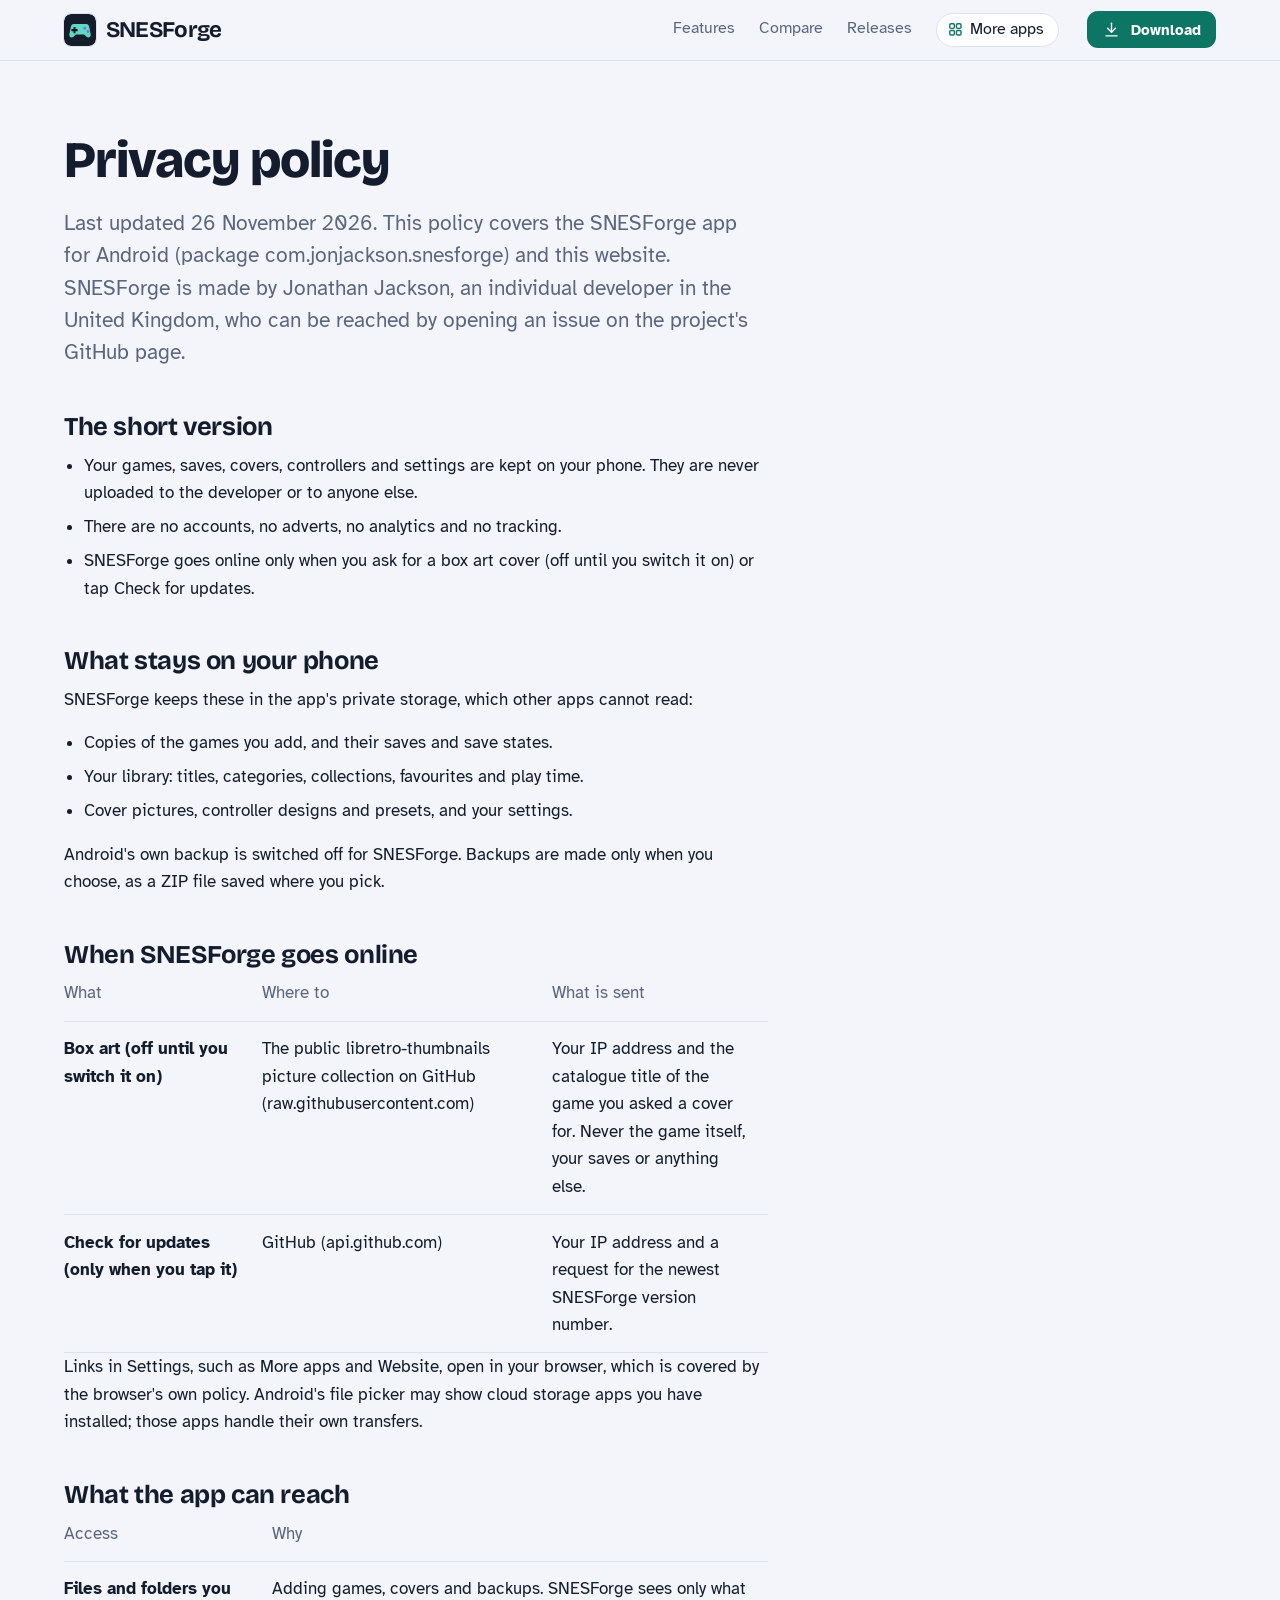
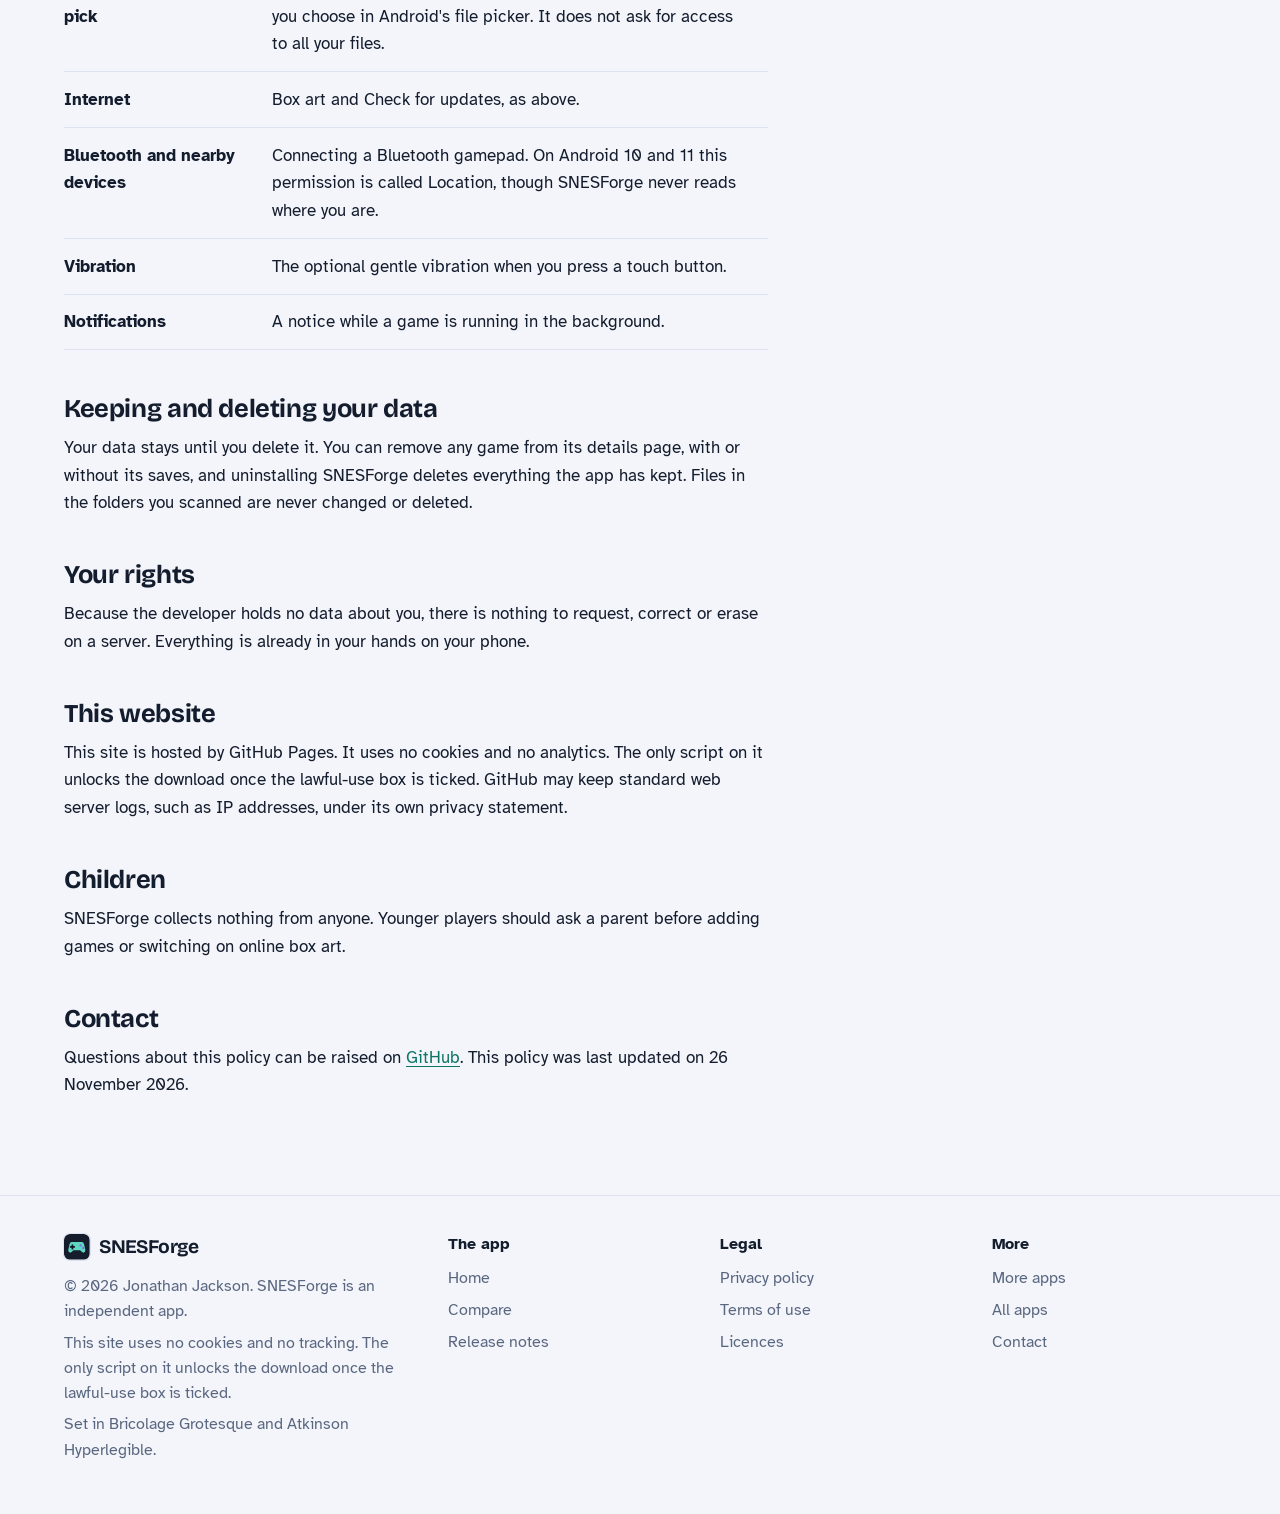
<file: privacy.html>
<!DOCTYPE html>
<html lang="en-GB">
<head>
<meta charset="utf-8">
<meta name="viewport" content="width=device-width, initial-scale=1">
<title>SNESForge privacy policy</title>
<meta name="description" content="What SNESForge does with your information: in short, it stays on your phone.">
<meta name="author" content="Jonathan Jackson">
<link rel="canonical" href="https://customgpter.github.io/snesforge/privacy.html">
<meta name="theme-color" content="#f3f5fa" media="(prefers-color-scheme: light)">
<meta name="theme-color" content="#0b0f1a" media="(prefers-color-scheme: dark)">
<meta property="og:type" content="website">
<meta property="og:site_name" content="SNESForge">
<meta property="og:title" content="SNESForge privacy policy">
<meta property="og:description" content="What SNESForge does with your information: in short, it stays on your phone.">
<meta property="og:url" content="https://customgpter.github.io/snesforge/privacy.html">
<meta property="og:image" content="https://customgpter.github.io/snesforge/assets/og.png">
<meta property="og:image:width" content="1200">
<meta property="og:image:height" content="630">
<meta property="og:image:alt" content="SNESForge&#x27;s Controller Studio: a live preview of the touch controller with eight looks to choose from">
<meta property="og:locale" content="en_GB">
<meta name="twitter:card" content="summary_large_image">
<link rel="icon" href="./assets/favicon.svg" type="image/svg+xml">
<link rel="apple-touch-icon" href="./assets/apple-touch-icon.png">
<link rel="preload" href="./assets/fonts/bricolage-grotesque-latin.woff2" as="font" type="font/woff2" crossorigin>
<link rel="preload" href="./assets/fonts/atkinson-hyperlegible-latin-400-normal.woff2" as="font" type="font/woff2" crossorigin>
<link rel="stylesheet" href="./assets/site.css?v=1">
<link rel="stylesheet" href="./assets/house.css?v=1">
<link rel="stylesheet" href="./assets/apps-list.css?v=1">
<script src="./assets/apps-list.js?v=1" defer></script>
</head>
<body>
<a class="skip" href="#main">Skip to content</a>
<header class="masthead">
<div class="wrap">
<a class="brand" href="./" aria-label="SNESForge home"><svg viewBox="0 0 108 108" aria-hidden="true"><rect width="108" height="108" rx="24" fill="#151C2B"/><path fill="#60D8C1" d="M33,34 L75,34 Q83,34 85,44 L90,68 Q91,78 82,79 Q77,79 68,69 L40,69 Q31,79 26,79 Q17,78 18,68 L23,44 Q25,34 33,34 Z"/><path fill="#101624" d="M32,44 L39,44 L39,51 L46,51 L46,58 L39,58 L39,65 L32,65 L32,58 L25,58 L25,51 L32,51 Z"/><path fill="#7771E8" d="M65,48 A5,5 0,1 0,75,48 A5,5 0,1 0,65,48 M76,59 A5,5 0,1 0,86,59 A5,5 0,1 0,76,59"/></svg><span>SNESForge</span></a>
<nav aria-label="Main"><ul><li><a href="./#features">Features</a></li><li><a href="./compare.html">Compare</a></li><li><a href="./releases.html">Releases</a></li><li><a class="more-apps" href="./more-apps.html"><svg class="ico" viewBox="0 0 24 24" aria-hidden="true"><rect x="4" y="4" width="6.5" height="6.5" rx="1.6"/><rect x="13.5" y="4" width="6.5" height="6.5" rx="1.6"/><rect x="4" y="13.5" width="6.5" height="6.5" rx="1.6"/><rect x="13.5" y="13.5" width="6.5" height="6.5" rx="1.6"/></svg>More apps</a></li></ul></nav>
<a class="button small" href="./#download"><svg class="ico" viewBox="0 0 24 24" aria-hidden="true"><path d="M12 4v11"/><path d="M7 10.5l5 5 5-5"/><path d="M5 20h14"/></svg>Download</a>
</div>
</header>
<main id="main" class="doc">
<div class="wrap">
<div class="measure">
<h1>Privacy policy</h1>
<p class="lede">Last updated 26 November 2026. This policy covers the SNESForge app for Android (package com.jonjackson.snesforge) and this website. SNESForge is made by Jonathan Jackson, an individual developer in the United Kingdom, who can be reached by opening an issue on the project's GitHub page.</p>
<h2 id="short">The short version</h2><ul>
<li>Your games, saves, covers, controllers and settings are kept on your phone. They are never uploaded to the developer or to anyone else.</li>
<li>There are no accounts, no adverts, no analytics and no tracking.</li>
<li>SNESForge goes online only when you ask for a box art cover (off until you switch it on) or tap Check for updates.</li>
</ul><h2 id="kept">What stays on your phone</h2><p>SNESForge keeps these in the app's private storage, which other apps cannot read:</p>
<ul>
<li>Copies of the games you add, and their saves and save states.</li>
<li>Your library: titles, categories, collections, favourites and play time.</li>
<li>Cover pictures, controller designs and presets, and your settings.</li>
</ul>
<p>Android's own backup is switched off for SNESForge. Backups are made only when you choose, as a ZIP file saved where you pick.</p><h2 id="online">When SNESForge goes online</h2><table>
<thead><tr><th scope="col">What</th><th scope="col">Where to</th><th scope="col">What is sent</th></tr></thead>
<tbody>
<tr><th scope="row">Box art (off until you switch it on)</th><td>The public libretro-thumbnails picture collection on GitHub (raw.githubusercontent.com)</td><td>Your IP address and the catalogue title of the game you asked a cover for. Never the game itself, your saves or anything else.</td></tr>
<tr><th scope="row">Check for updates (only when you tap it)</th><td>GitHub (api.github.com)</td><td>Your IP address and a request for the newest SNESForge version number.</td></tr>
</tbody>
</table>
<p>Links in Settings, such as More apps and Website, open in your browser, which is covered by the browser's own policy. Android's file picker may show cloud storage apps you have installed; those apps handle their own transfers.</p><h2 id="reach">What the app can reach</h2><table>
<thead><tr><th scope="col">Access</th><th scope="col">Why</th></tr></thead>
<tbody>
<tr><th scope="row">Files and folders you pick</th><td>Adding games, covers and backups. SNESForge sees only what you choose in Android's file picker. It does not ask for access to all your files.</td></tr>
<tr><th scope="row">Internet</th><td>Box art and Check for updates, as above.</td></tr>
<tr><th scope="row">Bluetooth and nearby devices</th><td>Connecting a Bluetooth gamepad. On Android 10 and 11 this permission is called Location, though SNESForge never reads where you are.</td></tr>
<tr><th scope="row">Vibration</th><td>The optional gentle vibration when you press a touch button.</td></tr>
<tr><th scope="row">Notifications</th><td>A notice while a game is running in the background.</td></tr>
</tbody>
</table><h2 id="deleting">Keeping and deleting your data</h2><p>Your data stays until you delete it. You can remove any game from its details page, with or without its saves, and uninstalling SNESForge deletes everything the app has kept. Files in the folders you scanned are never changed or deleted.</p><h2 id="rights">Your rights</h2><p>Because the developer holds no data about you, there is nothing to request, correct or erase on a server. Everything is already in your hands on your phone.</p><h2 id="website">This website</h2><p>This site is hosted by GitHub Pages. It uses no cookies and no analytics. The only script on it unlocks the download once the lawful-use box is ticked. GitHub may keep standard web server logs, such as IP addresses, under its own privacy statement.</p><h2 id="children">Children</h2><p>SNESForge collects nothing from anyone. Younger players should ask a parent before adding games or switching on online box art.</p>
<h2 id="contact">Contact</h2>
<p>Questions about this policy can be raised on <a href="https://github.com/CustomGPTer/snesforge/issues">GitHub</a>. This policy was last updated on 26 November 2026.</p>
</div>
</div>
</main>
<footer class="colophon">
<div class="wrap">
<div>
<a class="brand" href="./" aria-label="SNESForge home"><svg viewBox="0 0 108 108" aria-hidden="true"><rect width="108" height="108" rx="24" fill="#151C2B"/><path fill="#60D8C1" d="M33,34 L75,34 Q83,34 85,44 L90,68 Q91,78 82,79 Q77,79 68,69 L40,69 Q31,79 26,79 Q17,78 18,68 L23,44 Q25,34 33,34 Z"/><path fill="#101624" d="M32,44 L39,44 L39,51 L46,51 L46,58 L39,58 L39,65 L32,65 L32,58 L25,58 L25,51 L32,51 Z"/><path fill="#7771E8" d="M65,48 A5,5 0,1 0,75,48 A5,5 0,1 0,65,48 M76,59 A5,5 0,1 0,86,59 A5,5 0,1 0,76,59"/></svg><span>SNESForge</span></a>
<p>&copy; 2026 Jonathan Jackson. SNESForge is an independent app.</p>
<p>This site uses no cookies and no tracking. The only script on it unlocks the download once the lawful-use box is ticked.</p>
<p>Set in Bricolage Grotesque and Atkinson Hyperlegible.</p>
</div>
<nav aria-label="The app"><h2>The app</h2><ul>
<li><a href="./">Home</a></li>
<li><a href="./compare.html">Compare</a></li>
<li><a href="./releases.html">Release notes</a></li>

</ul></nav>
<nav aria-label="Legal"><h2>Legal</h2><ul>
<li><a href="./privacy.html">Privacy policy</a></li>
<li><a href="./terms.html">Terms of use</a></li>
<li><a href="./licences.html">Licences</a></li>
</ul></nav>
<nav aria-label="More"><h2>More</h2><ul>
<li><a href="./more-apps.html">More apps</a></li>
<li><a href="https://customgpter.github.io/">All apps</a></li>
<li><a href="https://github.com/CustomGPTer/snesforge/issues">Contact</a></li>
</ul></nav>
</div>
</footer>
</body>
</html>
</file>
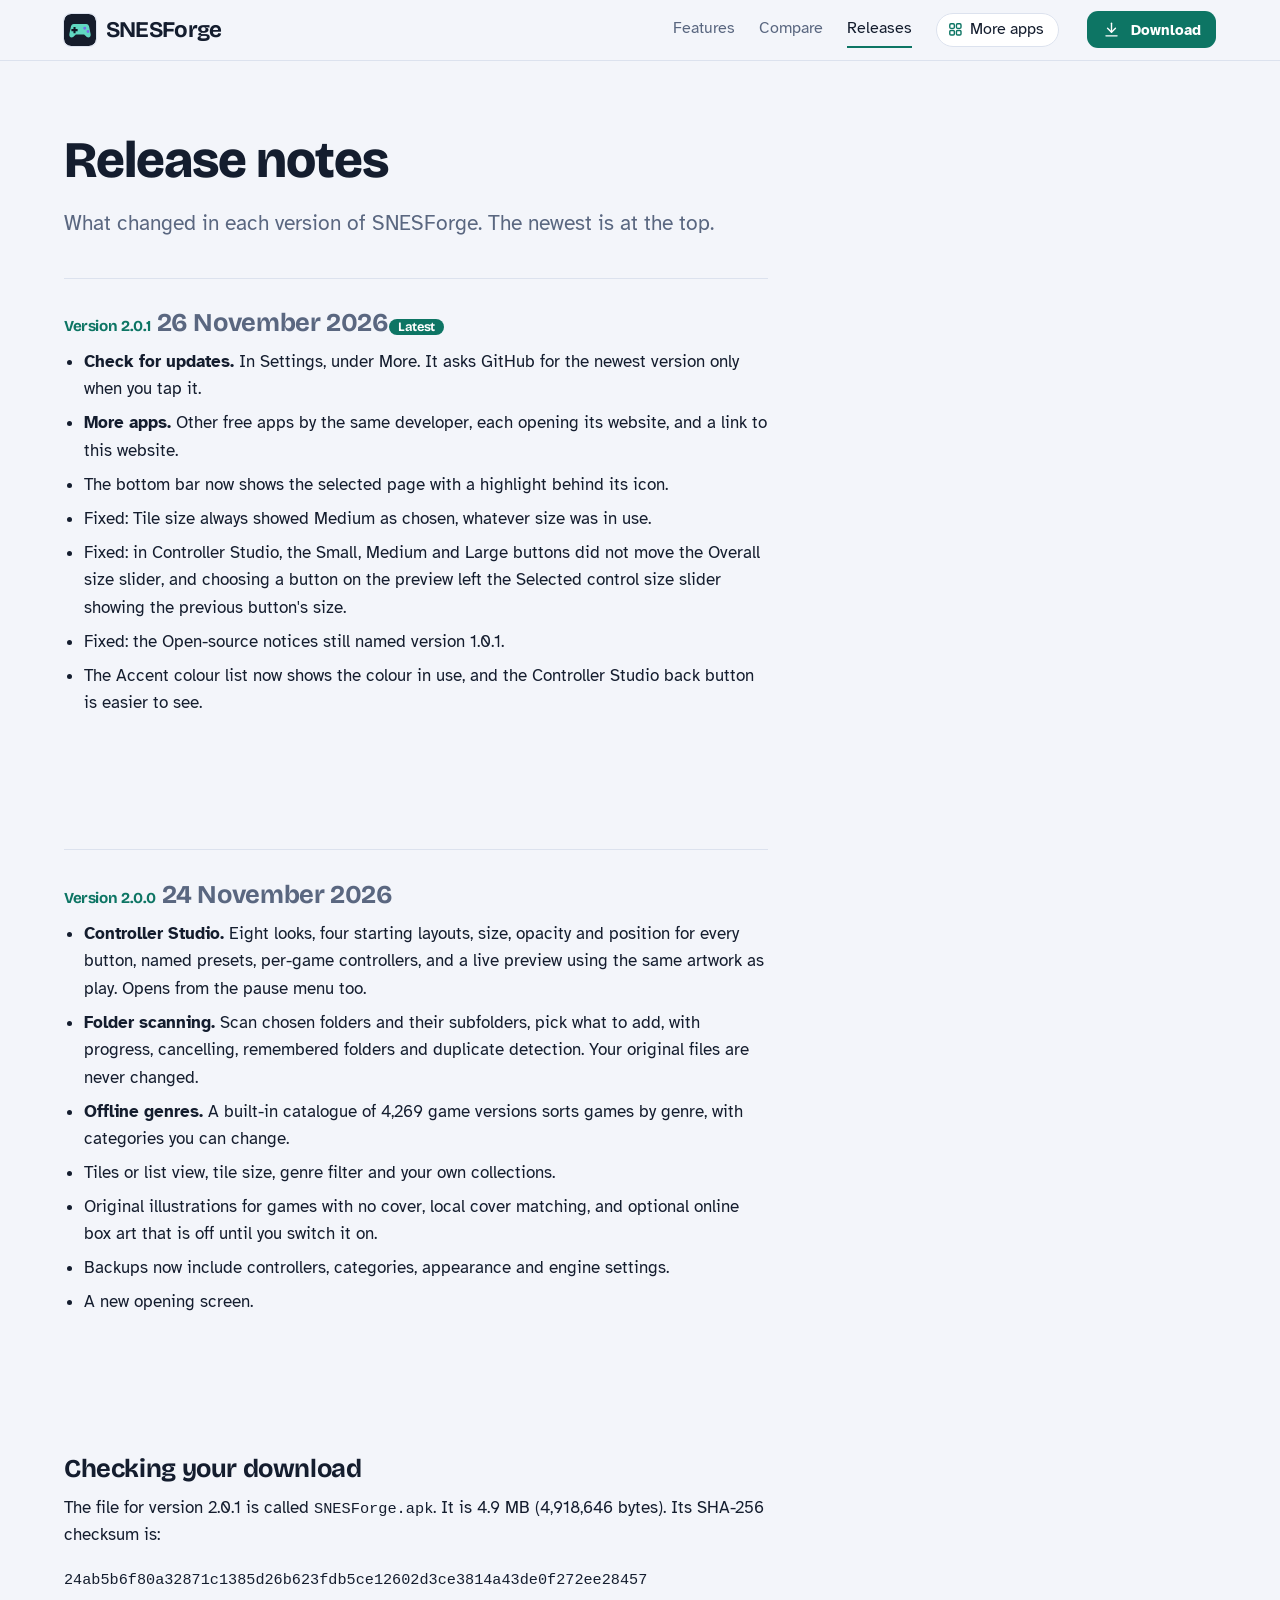
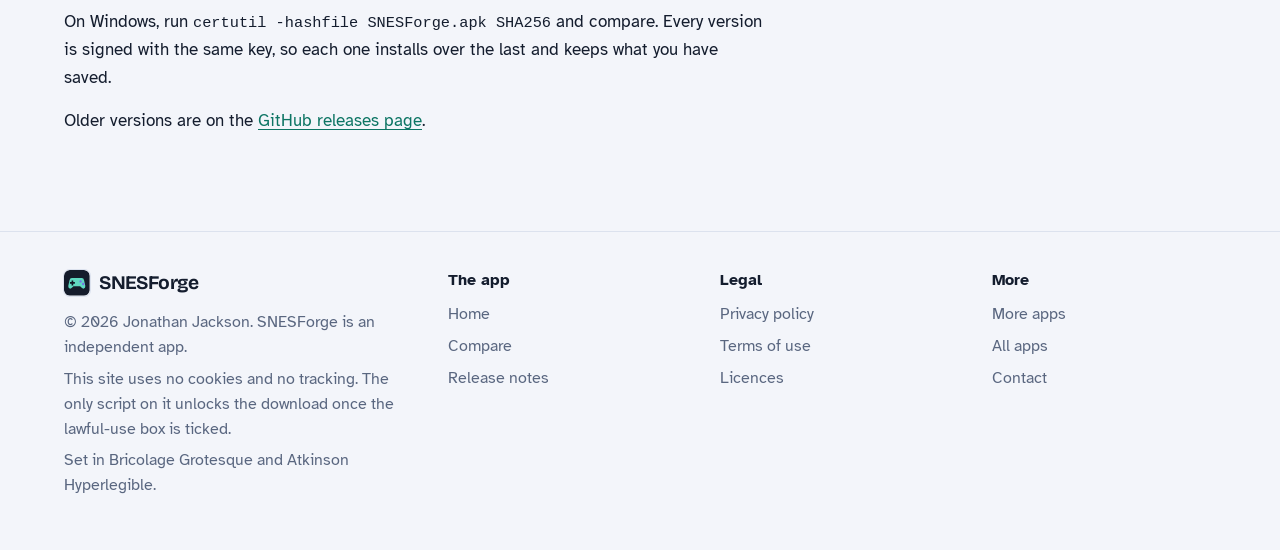
<file: releases.html>
<!DOCTYPE html>
<html lang="en-GB">
<head>
<meta charset="utf-8">
<meta name="viewport" content="width=device-width, initial-scale=1">
<title>SNESForge release notes</title>
<meta name="description" content="What changed in each version of SNESForge, with the file size and checksum to check your download.">
<meta name="author" content="Jonathan Jackson">
<link rel="canonical" href="https://customgpter.github.io/snesforge/releases.html">
<meta name="theme-color" content="#f3f5fa" media="(prefers-color-scheme: light)">
<meta name="theme-color" content="#0b0f1a" media="(prefers-color-scheme: dark)">
<meta property="og:type" content="website">
<meta property="og:site_name" content="SNESForge">
<meta property="og:title" content="SNESForge release notes">
<meta property="og:description" content="What changed in each version of SNESForge, with the file size and checksum to check your download.">
<meta property="og:url" content="https://customgpter.github.io/snesforge/releases.html">
<meta property="og:image" content="https://customgpter.github.io/snesforge/assets/og.png">
<meta property="og:image:width" content="1200">
<meta property="og:image:height" content="630">
<meta property="og:image:alt" content="SNESForge&#x27;s Controller Studio: a live preview of the touch controller with eight looks to choose from">
<meta property="og:locale" content="en_GB">
<meta name="twitter:card" content="summary_large_image">
<link rel="icon" href="./assets/favicon.svg" type="image/svg+xml">
<link rel="apple-touch-icon" href="./assets/apple-touch-icon.png">
<link rel="preload" href="./assets/fonts/bricolage-grotesque-latin.woff2" as="font" type="font/woff2" crossorigin>
<link rel="preload" href="./assets/fonts/atkinson-hyperlegible-latin-400-normal.woff2" as="font" type="font/woff2" crossorigin>
<link rel="stylesheet" href="./assets/site.css?v=1">
<link rel="stylesheet" href="./assets/house.css?v=1">
<link rel="stylesheet" href="./assets/apps-list.css?v=1">
<script src="./assets/apps-list.js?v=1" defer></script>
</head>
<body>
<a class="skip" href="#main">Skip to content</a>
<header class="masthead">
<div class="wrap">
<a class="brand" href="./" aria-label="SNESForge home"><svg viewBox="0 0 108 108" aria-hidden="true"><rect width="108" height="108" rx="24" fill="#151C2B"/><path fill="#60D8C1" d="M33,34 L75,34 Q83,34 85,44 L90,68 Q91,78 82,79 Q77,79 68,69 L40,69 Q31,79 26,79 Q17,78 18,68 L23,44 Q25,34 33,34 Z"/><path fill="#101624" d="M32,44 L39,44 L39,51 L46,51 L46,58 L39,58 L39,65 L32,65 L32,58 L25,58 L25,51 L32,51 Z"/><path fill="#7771E8" d="M65,48 A5,5 0,1 0,75,48 A5,5 0,1 0,65,48 M76,59 A5,5 0,1 0,86,59 A5,5 0,1 0,76,59"/></svg><span>SNESForge</span></a>
<nav aria-label="Main"><ul><li><a href="./#features">Features</a></li><li><a href="./compare.html">Compare</a></li><li><a href="./releases.html" aria-current="page">Releases</a></li><li><a class="more-apps" href="./more-apps.html"><svg class="ico" viewBox="0 0 24 24" aria-hidden="true"><rect x="4" y="4" width="6.5" height="6.5" rx="1.6"/><rect x="13.5" y="4" width="6.5" height="6.5" rx="1.6"/><rect x="4" y="13.5" width="6.5" height="6.5" rx="1.6"/><rect x="13.5" y="13.5" width="6.5" height="6.5" rx="1.6"/></svg>More apps</a></li></ul></nav>
<a class="button small" href="./#download"><svg class="ico" viewBox="0 0 24 24" aria-hidden="true"><path d="M12 4v11"/><path d="M7 10.5l5 5 5-5"/><path d="M5 20h14"/></svg>Download</a>
</div>
</header>
<main id="main" class="doc">
<div class="wrap">
<div class="measure">
<h1>Release notes</h1>
<p class="lede">What changed in each version of SNESForge. The newest is at the top.</p>
<section class="release" id="v2.0.1"><h2><span class="ver">Version 2.0.1</span> <span class="when">26 November 2026</span><span class="tag">Latest</span></h2><ul><li><b>Check for updates.</b> In Settings, under More. It asks GitHub for the newest version only when you tap it.</li><li><b>More apps.</b> Other free apps by the same developer, each opening its website, and a link to this website.</li><li>The bottom bar now shows the selected page with a highlight behind its icon.</li><li>Fixed: Tile size always showed Medium as chosen, whatever size was in use.</li><li>Fixed: in Controller Studio, the Small, Medium and Large buttons did not move the Overall size slider, and choosing a button on the preview left the Selected control size slider showing the previous button's size.</li><li>Fixed: the Open-source notices still named version 1.0.1.</li><li>The Accent colour list now shows the colour in use, and the Controller Studio back button is easier to see.</li></ul></section>
<section class="release" id="v2.0.0"><h2><span class="ver">Version 2.0.0</span> <span class="when">24 November 2026</span></h2><ul><li><b>Controller Studio.</b> Eight looks, four starting layouts, size, opacity and position for every button, named presets, per-game controllers, and a live preview using the same artwork as play. Opens from the pause menu too.</li><li><b>Folder scanning.</b> Scan chosen folders and their subfolders, pick what to add, with progress, cancelling, remembered folders and duplicate detection. Your original files are never changed.</li><li><b>Offline genres.</b> A built-in catalogue of 4,269 game versions sorts games by genre, with categories you can change.</li><li>Tiles or list view, tile size, genre filter and your own collections.</li><li>Original illustrations for games with no cover, local cover matching, and optional online box art that is off until you switch it on.</li><li>Backups now include controllers, categories, appearance and engine settings.</li><li>A new opening screen.</li></ul></section>
<h2 id="checking">Checking your download</h2>
<p>The file for version 2.0.1 is called <code>SNESForge.apk</code>. It is 4.9 MB (4,918,646 bytes). Its SHA-256 checksum is:</p>
<p><code class="sum">24ab5b6f80a32871c1385d26b623fdb5ce12602d3ce3814a43de0f272ee28457</code></p>
<p>On Windows, run <code>certutil -hashfile SNESForge.apk SHA256</code> and compare. Every version is signed with the same key, so each one installs over the last and keeps what you have saved.</p>
<p>Older versions are on the <a href="https://github.com/CustomGPTer/snesforge/releases">GitHub releases page</a>.</p>
</div>
</div>
</main>
<footer class="colophon">
<div class="wrap">
<div>
<a class="brand" href="./" aria-label="SNESForge home"><svg viewBox="0 0 108 108" aria-hidden="true"><rect width="108" height="108" rx="24" fill="#151C2B"/><path fill="#60D8C1" d="M33,34 L75,34 Q83,34 85,44 L90,68 Q91,78 82,79 Q77,79 68,69 L40,69 Q31,79 26,79 Q17,78 18,68 L23,44 Q25,34 33,34 Z"/><path fill="#101624" d="M32,44 L39,44 L39,51 L46,51 L46,58 L39,58 L39,65 L32,65 L32,58 L25,58 L25,51 L32,51 Z"/><path fill="#7771E8" d="M65,48 A5,5 0,1 0,75,48 A5,5 0,1 0,65,48 M76,59 A5,5 0,1 0,86,59 A5,5 0,1 0,76,59"/></svg><span>SNESForge</span></a>
<p>&copy; 2026 Jonathan Jackson. SNESForge is an independent app.</p>
<p>This site uses no cookies and no tracking. The only script on it unlocks the download once the lawful-use box is ticked.</p>
<p>Set in Bricolage Grotesque and Atkinson Hyperlegible.</p>
</div>
<nav aria-label="The app"><h2>The app</h2><ul>
<li><a href="./">Home</a></li>
<li><a href="./compare.html">Compare</a></li>
<li><a href="./releases.html">Release notes</a></li>

</ul></nav>
<nav aria-label="Legal"><h2>Legal</h2><ul>
<li><a href="./privacy.html">Privacy policy</a></li>
<li><a href="./terms.html">Terms of use</a></li>
<li><a href="./licences.html">Licences</a></li>
</ul></nav>
<nav aria-label="More"><h2>More</h2><ul>
<li><a href="./more-apps.html">More apps</a></li>
<li><a href="https://customgpter.github.io/">All apps</a></li>
<li><a href="https://github.com/CustomGPTer/snesforge/issues">Contact</a></li>
</ul></nav>
</div>
</footer>
</body>
</html>
</file>
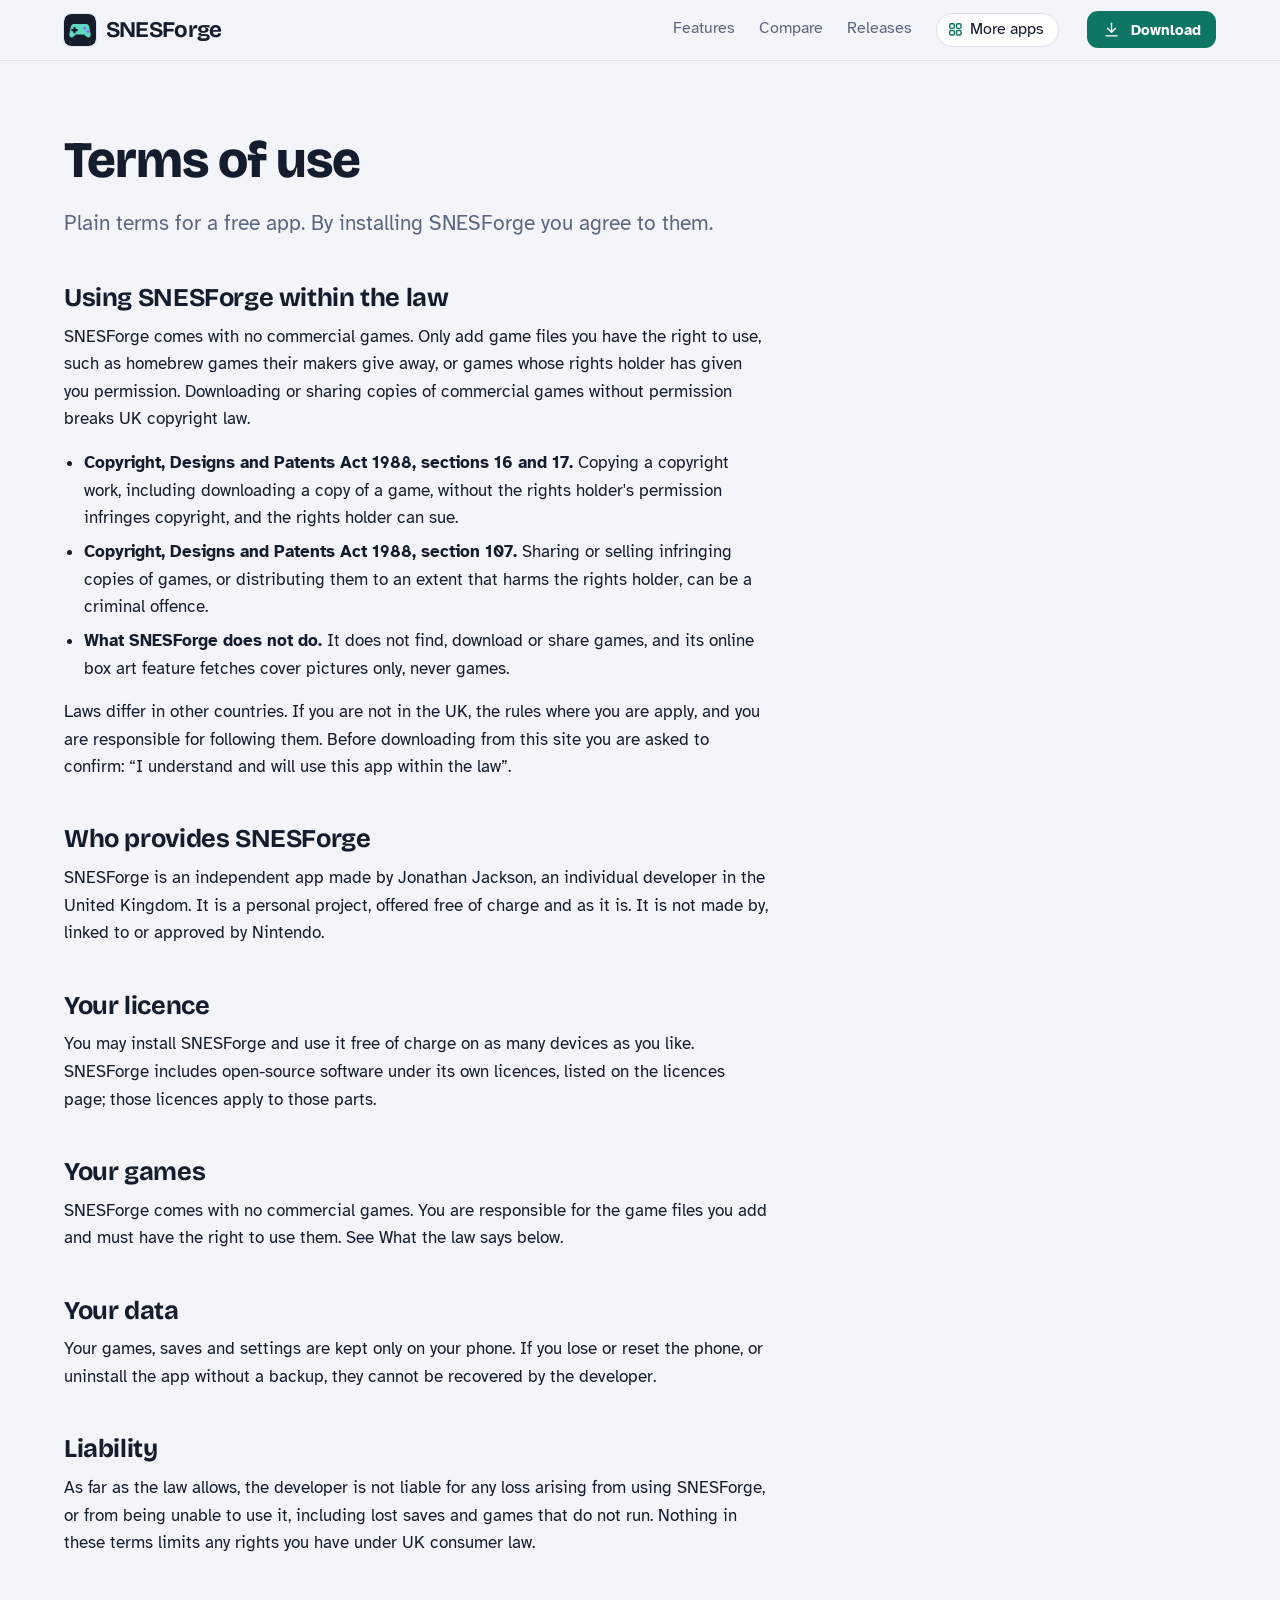
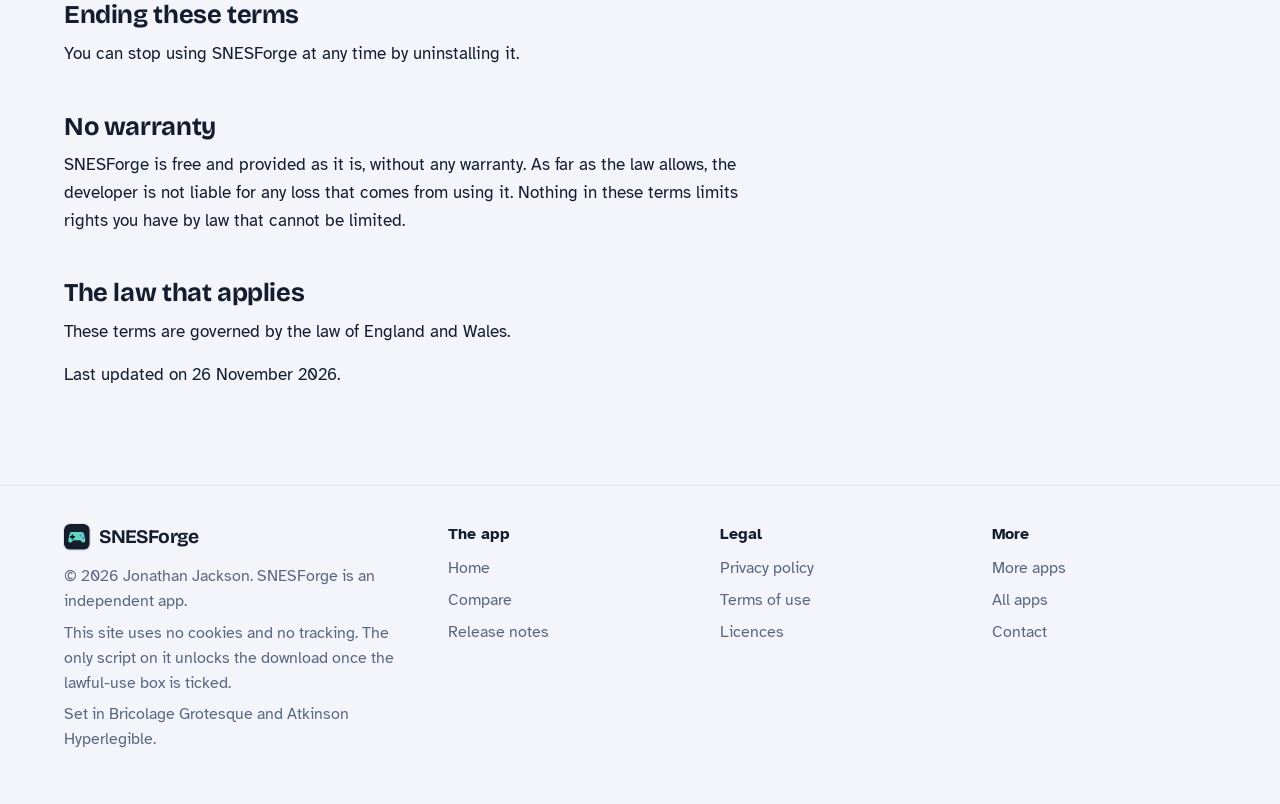
<file: terms.html>
<!DOCTYPE html>
<html lang="en-GB">
<head>
<meta charset="utf-8">
<meta name="viewport" content="width=device-width, initial-scale=1">
<title>SNESForge terms of use</title>
<meta name="description" content="The terms for using SNESForge, including using it within the law.">
<meta name="author" content="Jonathan Jackson">
<link rel="canonical" href="https://customgpter.github.io/snesforge/terms.html">
<meta name="theme-color" content="#f3f5fa" media="(prefers-color-scheme: light)">
<meta name="theme-color" content="#0b0f1a" media="(prefers-color-scheme: dark)">
<meta property="og:type" content="website">
<meta property="og:site_name" content="SNESForge">
<meta property="og:title" content="SNESForge terms of use">
<meta property="og:description" content="The terms for using SNESForge, including using it within the law.">
<meta property="og:url" content="https://customgpter.github.io/snesforge/terms.html">
<meta property="og:image" content="https://customgpter.github.io/snesforge/assets/og.png">
<meta property="og:image:width" content="1200">
<meta property="og:image:height" content="630">
<meta property="og:image:alt" content="SNESForge&#x27;s Controller Studio: a live preview of the touch controller with eight looks to choose from">
<meta property="og:locale" content="en_GB">
<meta name="twitter:card" content="summary_large_image">
<link rel="icon" href="./assets/favicon.svg" type="image/svg+xml">
<link rel="apple-touch-icon" href="./assets/apple-touch-icon.png">
<link rel="preload" href="./assets/fonts/bricolage-grotesque-latin.woff2" as="font" type="font/woff2" crossorigin>
<link rel="preload" href="./assets/fonts/atkinson-hyperlegible-latin-400-normal.woff2" as="font" type="font/woff2" crossorigin>
<link rel="stylesheet" href="./assets/site.css?v=1">
<link rel="stylesheet" href="./assets/house.css?v=1">
<link rel="stylesheet" href="./assets/apps-list.css?v=1">
<script src="./assets/apps-list.js?v=1" defer></script>
</head>
<body>
<a class="skip" href="#main">Skip to content</a>
<header class="masthead">
<div class="wrap">
<a class="brand" href="./" aria-label="SNESForge home"><svg viewBox="0 0 108 108" aria-hidden="true"><rect width="108" height="108" rx="24" fill="#151C2B"/><path fill="#60D8C1" d="M33,34 L75,34 Q83,34 85,44 L90,68 Q91,78 82,79 Q77,79 68,69 L40,69 Q31,79 26,79 Q17,78 18,68 L23,44 Q25,34 33,34 Z"/><path fill="#101624" d="M32,44 L39,44 L39,51 L46,51 L46,58 L39,58 L39,65 L32,65 L32,58 L25,58 L25,51 L32,51 Z"/><path fill="#7771E8" d="M65,48 A5,5 0,1 0,75,48 A5,5 0,1 0,65,48 M76,59 A5,5 0,1 0,86,59 A5,5 0,1 0,76,59"/></svg><span>SNESForge</span></a>
<nav aria-label="Main"><ul><li><a href="./#features">Features</a></li><li><a href="./compare.html">Compare</a></li><li><a href="./releases.html">Releases</a></li><li><a class="more-apps" href="./more-apps.html"><svg class="ico" viewBox="0 0 24 24" aria-hidden="true"><rect x="4" y="4" width="6.5" height="6.5" rx="1.6"/><rect x="13.5" y="4" width="6.5" height="6.5" rx="1.6"/><rect x="4" y="13.5" width="6.5" height="6.5" rx="1.6"/><rect x="13.5" y="13.5" width="6.5" height="6.5" rx="1.6"/></svg>More apps</a></li></ul></nav>
<a class="button small" href="./#download"><svg class="ico" viewBox="0 0 24 24" aria-hidden="true"><path d="M12 4v11"/><path d="M7 10.5l5 5 5-5"/><path d="M5 20h14"/></svg>Download</a>
</div>
</header>
<main id="main" class="doc">
<div class="wrap">
<div class="measure">
<h1>Terms of use</h1>
<p class="lede">Plain terms for a free app. By installing SNESForge you agree to them.</p>
<h2 id="law">Using SNESForge within the law</h2><p>SNESForge comes with no commercial games. Only add game files you have the right to use, such as homebrew games their makers give away, or games whose rights holder has given you permission. Downloading or sharing copies of commercial games without permission breaks UK copyright law.</p><ul><li><b>Copyright, Designs and Patents Act 1988, sections 16 and 17.</b> Copying a copyright work, including downloading a copy of a game, without the rights holder's permission infringes copyright, and the rights holder can sue.</li><li><b>Copyright, Designs and Patents Act 1988, section 107.</b> Sharing or selling infringing copies of games, or distributing them to an extent that harms the rights holder, can be a criminal offence.</li><li><b>What SNESForge does not do.</b> It does not find, download or share games, and its online box art feature fetches cover pictures only, never games.</li></ul><p>Laws differ in other countries. If you are not in the UK, the rules where you are apply, and you are responsible for following them. Before downloading from this site you are asked to confirm: &ldquo;I understand and will use this app within the law&rdquo;.</p><h2 id="who">Who provides SNESForge</h2><p>SNESForge is an independent app made by Jonathan Jackson, an individual developer in the United Kingdom. It is a personal project, offered free of charge and as it is. It is not made by, linked to or approved by Nintendo.</p><h2 id="licence">Your licence</h2><p>You may install SNESForge and use it free of charge on as many devices as you like. SNESForge includes open-source software under its own licences, listed on the licences page; those licences apply to those parts.</p><h2 id="games">Your games</h2><p>SNESForge comes with no commercial games. You are responsible for the game files you add and must have the right to use them. See What the law says below.</p><h2 id="data">Your data</h2><p>Your games, saves and settings are kept only on your phone. If you lose or reset the phone, or uninstall the app without a backup, they cannot be recovered by the developer.</p><h2 id="liability">Liability</h2><p>As far as the law allows, the developer is not liable for any loss arising from using SNESForge, or from being unable to use it, including lost saves and games that do not run. Nothing in these terms limits any rights you have under UK consumer law.</p><h2 id="ending">Ending these terms</h2><p>You can stop using SNESForge at any time by uninstalling it.</p>
<h2 id="no-warranty">No warranty</h2>
<p>SNESForge is free and provided as it is, without any warranty. As far as the law allows, the developer is not liable for any loss that comes from using it. Nothing in these terms limits rights you have by law that cannot be limited.</p>
<h2 id="governing">The law that applies</h2>
<p>These terms are governed by the law of England and Wales.</p>
<p>Last updated on 26 November 2026.</p>
</div>
</div>
</main>
<footer class="colophon">
<div class="wrap">
<div>
<a class="brand" href="./" aria-label="SNESForge home"><svg viewBox="0 0 108 108" aria-hidden="true"><rect width="108" height="108" rx="24" fill="#151C2B"/><path fill="#60D8C1" d="M33,34 L75,34 Q83,34 85,44 L90,68 Q91,78 82,79 Q77,79 68,69 L40,69 Q31,79 26,79 Q17,78 18,68 L23,44 Q25,34 33,34 Z"/><path fill="#101624" d="M32,44 L39,44 L39,51 L46,51 L46,58 L39,58 L39,65 L32,65 L32,58 L25,58 L25,51 L32,51 Z"/><path fill="#7771E8" d="M65,48 A5,5 0,1 0,75,48 A5,5 0,1 0,65,48 M76,59 A5,5 0,1 0,86,59 A5,5 0,1 0,76,59"/></svg><span>SNESForge</span></a>
<p>&copy; 2026 Jonathan Jackson. SNESForge is an independent app.</p>
<p>This site uses no cookies and no tracking. The only script on it unlocks the download once the lawful-use box is ticked.</p>
<p>Set in Bricolage Grotesque and Atkinson Hyperlegible.</p>
</div>
<nav aria-label="The app"><h2>The app</h2><ul>
<li><a href="./">Home</a></li>
<li><a href="./compare.html">Compare</a></li>
<li><a href="./releases.html">Release notes</a></li>

</ul></nav>
<nav aria-label="Legal"><h2>Legal</h2><ul>
<li><a href="./privacy.html">Privacy policy</a></li>
<li><a href="./terms.html">Terms of use</a></li>
<li><a href="./licences.html">Licences</a></li>
</ul></nav>
<nav aria-label="More"><h2>More</h2><ul>
<li><a href="./more-apps.html">More apps</a></li>
<li><a href="https://customgpter.github.io/">All apps</a></li>
<li><a href="https://github.com/CustomGPTer/snesforge/issues">Contact</a></li>
</ul></nav>
</div>
</footer>
</body>
</html>
</file>
<file: assets/site.css>
@font-face{font-family:"Bricolage Grotesque";src:url("fonts/bricolage-grotesque-latin.woff2") format("woff2");font-weight:200 800;font-style:normal;font-display:swap}
@font-face{font-family:"Atkinson Hyperlegible";src:url("fonts/atkinson-hyperlegible-latin-400-normal.woff2") format("woff2");font-weight:400;font-style:normal;font-display:swap}
@font-face{font-family:"Atkinson Hyperlegible";src:url("fonts/atkinson-hyperlegible-latin-700-normal.woff2") format("woff2");font-weight:700;font-style:normal;font-display:swap}

/* Daylight page, night-time camera. The lamp colour is kept for the one thing to press and for what the camera has seen. */
:root{
  --page:#f2f5f9; --panel:#ffffff; --raised:#e8edf3; --ink:#0d1a2b; --soft:#465468; --rule:#d2dae4;
  --accent:#0a6a55; --accent-ink:#ffffff; --warn:#8a5200; --rec:#d3302f;
  --lamp:#ffb347; --lamp-ink:#231400; --lamp-text:#8a5200;
  --night:#09111e; --night-2:#111d30; --night-3:#1a2a43; --night-ink:#eaf0f8; --night-soft:#9fb0c7; --night-rule:#24364f; --iris:#55d6ab;
  --display:"Bricolage Grotesque","Atkinson Hyperlegible",system-ui,sans-serif;
  --sans:"Atkinson Hyperlegible",system-ui,-apple-system,"Segoe UI",Roboto,sans-serif;
  --mono:ui-monospace,SFMono-Regular,Menlo,Consolas,"Liberation Mono",monospace;
  color-scheme:light dark;
}
@media (prefers-color-scheme:dark){
  :root{--page:#0a111b; --panel:#111a27; --raised:#182434; --ink:#e9eef5; --soft:#a0aec0; --rule:#243247;
    --accent:#55d6ab; --accent-ink:#00281d; --warn:#ffb347; --rec:#ff6163; --lamp-text:#ffb347}
}

*,*::before,*::after{box-sizing:border-box}
html{-webkit-text-size-adjust:100%;scroll-behavior:smooth;scroll-padding-top:5.5rem}
@media (prefers-reduced-motion:reduce){html{scroll-behavior:auto}}
body{margin:0;background:var(--page);color:var(--ink);font:400 1.0625rem/1.62 var(--sans);text-rendering:optimizeLegibility;-webkit-font-smoothing:antialiased}
img,svg{max-width:100%;display:block}
a{color:var(--accent);text-decoration-thickness:.07em;text-underline-offset:.2em}
a:hover{text-decoration-thickness:.13em}
:focus-visible{outline:3px solid var(--lamp);outline-offset:3px;border-radius:6px}
code{font:.9em/1 var(--mono);overflow-wrap:anywhere}
h1,h2,h3{font-family:var(--display);font-weight:700;letter-spacing:-.015em;line-height:1.08;margin:0;text-wrap:balance}
p{margin:0 0 1rem}
.skip{position:absolute;left:-999px;top:0;background:var(--ink);color:var(--page);padding:.6rem 1rem;z-index:30;border-radius:0 0 8px 0}
.skip:focus{left:0}
.sr{position:absolute;width:1px;height:1px;overflow:hidden;clip-path:inset(50%);white-space:nowrap}
.wrap{width:min(72rem,100% - 2.5rem);margin-inline:auto}
.measure{max-width:44rem}
.ico{width:1.25em;height:1.25em;flex:none;fill:none;stroke:currentColor;stroke-width:1.75;stroke-linecap:round;stroke-linejoin:round}

/* ---------- masthead */
.masthead{position:sticky;top:0;z-index:20;background:color-mix(in srgb,var(--page) 88%,transparent);-webkit-backdrop-filter:blur(14px) saturate(1.3);backdrop-filter:blur(14px) saturate(1.3);border-bottom:1px solid var(--rule)}
.masthead .wrap{display:flex;flex-wrap:wrap;align-items:center;gap:.35rem 1.75rem;padding-block:.7rem}
.brand{display:inline-flex;align-items:center;gap:.6rem;font:700 1.4rem/1 var(--display);letter-spacing:-.03em;color:var(--ink);text-decoration:none;margin-right:auto}
.brand svg{width:2rem;height:2rem;flex:none;border-radius:.5rem;box-shadow:0 0 0 1px var(--rule)}
.masthead nav ul{display:flex;flex-wrap:wrap;align-items:center;gap:.15rem 1.5rem;list-style:none;margin:0;padding:0;font-size:1rem;line-height:1.3}
.masthead nav a{display:inline-flex;align-items:center;gap:.4rem;color:var(--soft);text-decoration:none;padding-block:.45rem;border-bottom:2px solid transparent}
.masthead nav a:hover{color:var(--ink)}
.masthead nav a[aria-current="page"]{color:var(--ink);border-bottom-color:var(--lamp)}
.masthead nav a.more-apps{color:var(--ink);border:1px solid var(--rule);border-radius:999px;padding:.34rem .85rem .34rem .65rem;background:var(--panel)}
.masthead nav a.more-apps .ico{width:1.05em;height:1.05em;color:var(--accent);stroke-width:2}
.masthead nav a.more-apps:hover,.masthead nav a.more-apps[aria-current="page"]{border-color:var(--accent)}
.button{display:inline-flex;align-items:center;gap:.6rem;background:var(--lamp);color:var(--lamp-ink);font:700 1.08rem/1.2 var(--sans);text-decoration:none;padding:.95rem 1.5rem;border-radius:14px;box-shadow:0 1px 0 rgba(255,255,255,.45) inset,0 12px 24px -14px rgba(138,82,0,.9)}
.button:hover{background:#ffc56e}
.button:active{transform:translateY(1px)}
.button.small{font-size:.95rem;padding:.55rem .95rem;border-radius:11px;box-shadow:none}
.button.quiet{background:none;box-shadow:none;border:1px solid var(--rule);color:var(--ink)}
.button.quiet:hover{border-color:var(--ink);background:none}
@media (max-width:52rem){
  .masthead nav{order:3;flex:1 0 100%}
  .masthead nav ul{gap:.1rem .85rem;font-size:.95rem}
  .masthead nav .wide{display:none}
}
@media (max-width:24rem){.masthead nav a.more-apps .ico{display:none}.masthead nav a.more-apps{padding-inline:.7rem}}

/* ---------- hero */
.hero{padding-block:clamp(2.2rem,6vw,4.75rem) clamp(2.5rem,6vw,4.5rem);overflow:hidden}
.hero-grid{display:grid;gap:clamp(2.25rem,5vw,4rem);align-items:center}
@media (min-width:62rem){.hero-grid{grid-template-columns:minmax(0,11fr) minmax(0,10fr)}}
.hero h1{font-size:clamp(2.6rem,6vw,4.25rem);font-weight:800;line-height:1;letter-spacing:-.022em;margin-bottom:1.5rem}
.lede{font-size:clamp(1.14rem,2vw,1.3rem);line-height:1.55;color:var(--soft);margin:0 0 1rem;max-width:34rem}
.get{display:flex;flex-wrap:wrap;align-items:center;gap:.9rem 1.5rem;margin:1.8rem 0 1.1rem}
.get .aside{font-weight:700;color:var(--ink)}
.facts{font-size:.98rem;line-height:1.5;color:var(--soft);margin:0 0 .5rem;max-width:36rem}
.pills{display:flex;flex-wrap:wrap;gap:.45rem;list-style:none;margin:0 0 1rem;padding:0;font-size:.95rem}
.pills li{border:1px solid var(--rule);border-radius:999px;padding:.22rem .8rem;background:var(--panel);color:var(--soft)}

/* the monitor: the camera's view, the day beneath it, and the alert it sends */
.monitor{position:relative;max-width:36rem;margin-inline:auto;width:100%;padding-bottom:3.1rem}
@media (min-width:62rem){.monitor{margin-inline:auto 0}}
.screen{position:relative;background:var(--night);border-radius:22px;padding:.6rem;box-shadow:0 0 0 1px var(--night-rule),0 30px 60px -30px rgba(9,17,30,.75)}
.cam{position:relative;border-radius:15px;overflow:hidden;aspect-ratio:16/10;background:#0b1626}
.cam svg{width:100%;height:100%}
.cam text{font:700 15px var(--sans);fill:#231400}
.hud{position:absolute;display:inline-flex;align-items:center;gap:.4rem;font:700 .76rem/1 var(--sans);color:var(--night-ink);background:rgba(6,12,22,.62);border-radius:999px;padding:.38rem .65rem;letter-spacing:.01em}
.hud i{width:.5rem;height:.5rem;border-radius:50%;background:var(--iris)}
.hud.watching{left:.7rem;top:.7rem}
.hud.rec{right:.7rem;top:.7rem}
.hud.rec i{background:#ff5a5c}
.hud.stamp{left:.7rem;bottom:.7rem;font:400 .74rem/1 var(--mono);border-radius:6px;color:#d5deea}
.hud.place{right:.7rem;bottom:.7rem;border-radius:6px;font-weight:400;color:#d5deea}
.day{padding:.85rem .55rem 2rem;color:var(--night-soft);font-size:.8rem;line-height:1.2}
.day-head{display:flex;justify-content:space-between;margin-bottom:.6rem}
.day-head b{color:var(--night-ink)}
.track{position:relative;height:1.5rem;border-radius:7px;background:repeating-linear-gradient(90deg,var(--night-3) 0 1px,transparent 1px calc(100% / 24)),var(--night-2);box-shadow:inset 0 0 0 1px var(--night-rule)}
.ev{position:absolute;top:3px;bottom:3px;width:max(5px,1.1%);border-radius:3px;background:var(--iris);left:var(--at)}
.ev.seen{background:var(--lamp)}
.now{position:absolute;top:-4px;bottom:-4px;left:var(--at);width:2px;background:var(--night-ink);border-radius:2px}
.hours{display:flex;justify-content:space-between;margin-top:.4rem;font-size:.72rem}
.alert{position:absolute;right:-.4rem;bottom:0;display:flex;align-items:center;gap:.75rem;width:min(19rem,88%);background:var(--panel);color:var(--ink);border:1px solid var(--rule);border-radius:16px;padding:.65rem .8rem;box-shadow:0 18px 36px -18px rgba(9,17,30,.55)}
.alert .thumb{flex:none;width:3.1rem;height:3.1rem;border-radius:10px;background:linear-gradient(160deg,#16263d,#0b1626);position:relative;overflow:hidden}
.alert .thumb::before{content:"";position:absolute;left:50%;bottom:0;width:38%;height:62%;translate:-50% 0;border-radius:40% 40% 0 0;background:#6f86a6}
.alert .thumb::after{content:"";position:absolute;left:50%;top:14%;width:26%;aspect-ratio:1;translate:-50% 0;border-radius:50%;background:#8ea4c2}
.alert b{display:block;font-size:.98rem;line-height:1.25}
.alert span{display:block;font-size:.86rem;color:var(--soft);line-height:1.3}
.alert .dot{flex:none;width:.6rem;height:.6rem;border-radius:50%;background:var(--lamp);margin-left:auto;box-shadow:0 0 0 4px color-mix(in srgb,var(--lamp) 25%,transparent)}
@media (max-width:26rem){.alert{right:0}}
@media (prefers-reduced-motion:no-preference){
  .cam .spill{animation:vg-in .9s ease-out .25s both}
  .cam .who{animation:vg-step .9s cubic-bezier(.2,.8,.25,1) .9s both}
  .cam .mark{animation:vg-lock .45s cubic-bezier(.3,1.4,.5,1) 1.7s both;transform-box:fill-box;transform-origin:center}
  .hud.rec{animation:vg-in .3s ease-out 2.05s both}
  .hud.rec i{animation:vg-blink 1.2s steps(2,jump-none) 2.3s 4}
  .ev.seen,.now{animation:vg-pop .4s cubic-bezier(.3,1.5,.5,1) 2.4s both}
  .alert{animation:vg-rise .6s cubic-bezier(.2,.8,.25,1) 2.9s both}
  @keyframes vg-in{from{opacity:0}to{opacity:1}}
  @keyframes vg-step{from{opacity:0;transform:translateX(18px)}to{opacity:1;transform:none}}
  @keyframes vg-lock{from{opacity:0;transform:scale(1.12)}to{opacity:1;transform:none}}
  @keyframes vg-blink{from{opacity:1}to{opacity:.25}}
  @keyframes vg-pop{from{opacity:0;transform:scaleY(.2)}to{opacity:1;transform:none}}
  @keyframes vg-rise{from{opacity:0;transform:translateY(14px)}to{opacity:1;transform:none}}
}

/* ---------- sections */
section{padding-block:clamp(3rem,7vw,5.5rem)}
section + section{border-top:1px solid var(--rule)}
h2{font-size:clamp(1.8rem,3.6vw,2.6rem);margin-bottom:.9rem}
h3{font:700 1.1rem/1.3 var(--sans);letter-spacing:0;margin:0 0 .3rem}
.intro{color:var(--soft);max-width:40rem;margin-bottom:2.2rem;font-size:1.1rem}

.promises{padding-block:0;border-block:1px solid var(--rule);background:var(--panel)}
.promises ul{list-style:none;margin:0;padding:0;display:grid;grid-template-columns:repeat(auto-fit,minmax(min(100%,14rem),1fr))}
.promises li{display:flex;gap:.8rem;align-items:flex-start;padding:1.4rem 1.5rem 1.4rem 0}
.promises .ico{width:1.6rem;height:1.6rem;color:var(--accent);margin-top:.1rem}
.promises b{display:block;line-height:1.3}
.promises span{color:var(--soft);font-size:.96rem;line-height:1.45;display:block}
.hero + .promises{border-top:1px solid var(--rule)}

.steps{list-style:none;counter-reset:s;margin:0;padding:0;display:grid;gap:1.25rem}
@media (min-width:52rem){.steps{grid-template-columns:repeat(3,minmax(0,1fr))}}
.steps li{counter-increment:s;background:var(--panel);border:1px solid var(--rule);border-radius:18px;padding:1.4rem 1.4rem 1.5rem}
.steps li::before{content:counter(s);display:grid;place-items:center;width:2rem;height:2rem;border-radius:50%;background:var(--ink);color:var(--page);font:700 1rem/1 var(--display);margin-bottom:1rem}
.steps p{margin:0;color:var(--soft)}

.notices{display:grid;gap:1.25rem}
@media (min-width:52rem){.notices{grid-template-columns:repeat(2,minmax(0,1fr))}}
.sense{background:var(--night);color:var(--night-ink);border-radius:20px;padding:1.5rem 1.5rem 1.6rem;box-shadow:0 0 0 1px var(--night-rule)}
.sense h3{font:700 1.35rem/1.2 var(--display);letter-spacing:-.02em;margin-bottom:.35rem}
.sense p{color:var(--night-soft);margin-bottom:1.1rem}
.chips{display:flex;flex-wrap:wrap;gap:.5rem;list-style:none;margin:0;padding:0}
.chips li{display:inline-flex;align-items:center;gap:.45rem;border:1px solid var(--night-rule);background:var(--night-2);border-radius:10px;padding:.42rem .75rem .42rem .6rem;font-size:.98rem;line-height:1.2}
.chips .ico{color:var(--lamp)}

.groups{display:grid;gap:0}
.group{display:grid;gap:.4rem 3rem;padding-block:1.6rem;border-top:1px solid var(--rule)}
.group:last-child{border-bottom:1px solid var(--rule)}
@media (min-width:56rem){.group{grid-template-columns:13rem minmax(0,1fr)}}
.group > h3{font:700 1.3rem/1.2 var(--display);letter-spacing:-.02em;color:var(--ink)}
.group dl{margin:0;display:grid;gap:1.1rem 2.5rem}
@media (min-width:40rem){.group dl{grid-template-columns:repeat(2,minmax(0,1fr))}}
.group dt{font-weight:700;line-height:1.35}
.group dd{margin:.2rem 0 0;color:var(--soft)}

.setups{display:grid;gap:1.25rem}
@media (min-width:52rem){.setups{grid-template-columns:repeat(2,minmax(0,1fr))}}
.setup{background:var(--panel);border:1px solid var(--rule);border-radius:20px;padding:1.5rem}
.setup h3{font:700 1.35rem/1.2 var(--display);letter-spacing:-.02em;margin-bottom:.9rem}
.setup .kit{display:flex;align-items:center;gap:.6rem;color:var(--soft);font-size:.95rem;margin-bottom:1rem}
.setup .kit .ico{width:1.9rem;height:1.9rem;color:var(--ink);stroke-width:1.5}
.setup .kit .to{width:1.2rem;height:1.2rem;color:var(--soft)}
.ticks{list-style:none;margin:0;padding:0;display:grid;gap:.5rem}
.ticks li{position:relative;padding-left:1.7rem;color:var(--soft)}
.ticks li::before{content:"";position:absolute;left:.15rem;top:.42em;width:.75rem;height:.42rem;border-left:2.5px solid var(--accent);border-bottom:2.5px solid var(--accent);rotate:-45deg}

.modes{list-style:none;margin:0;padding:0;display:grid;gap:1.25rem}
@media (min-width:52rem){.modes{grid-template-columns:repeat(3,minmax(0,1fr))}}
.modes li{border-top:3px solid var(--ink);padding-top:1rem}
.modes p{color:var(--soft);margin:0}

.scroll{overflow-x:auto}
table{width:100%;border-collapse:collapse}
th,td{text-align:left;vertical-align:top;padding:.85rem 1.2rem .85rem 0;border-top:1px solid var(--rule)}
thead th{border-top:0;color:var(--soft);font-weight:400;padding-top:0}
tbody th{font-weight:700;min-width:11rem}
tr:last-child>*{border-bottom:1px solid var(--rule)}
.after-table{margin-top:1.5rem}
/* On a phone a table becomes a stack: the row's name, then its cells side by side. */
@media (max-width:40rem){
  table:not(.cmp),table:not(.cmp) thead,table:not(.cmp) tbody{display:block}
  table:not(.cmp) tr{display:flex;flex-wrap:wrap;gap:.3rem 1.1rem;padding:.9rem 0;border-top:1px solid var(--rule)}
  table:not(.cmp) thead tr{border-top:0;padding-top:0}
  table:not(.cmp) tbody tr:last-child{border-bottom:1px solid var(--rule)}
  table:not(.cmp) th,table:not(.cmp) td{display:block;border:0;padding:0;flex:1 1 0;min-width:0;overflow-wrap:break-word}
  table:not(.cmp) tr>:first-child{flex:0 0 100%;min-width:0}
}

.plain{list-style:none;margin:0;padding:0;display:grid;gap:1.6rem 3rem}
@media (min-width:52rem){.plain{grid-template-columns:repeat(3,minmax(0,1fr))}}
.plain p{color:var(--soft);margin:0}

.faq{display:grid;gap:0 3rem;align-items:start}
@media (min-width:56rem){.faq{grid-template-columns:repeat(2,minmax(0,1fr))}}
.faq details{border-top:1px solid var(--rule);padding:.15rem 0}
.faq summary{cursor:pointer;list-style:none;display:flex;align-items:flex-start;justify-content:space-between;gap:1rem;font-weight:700;padding:.85rem 0;line-height:1.35}
.faq summary::-webkit-details-marker{display:none}
.faq summary::after{content:"";flex:none;width:.6rem;height:.6rem;margin:.3rem .25rem 0 0;border-right:2px solid var(--soft);border-bottom:2px solid var(--soft);rotate:45deg;transition:rotate .15s}
.faq details[open] summary::after{rotate:-135deg;margin-top:.55rem}
.faq details p{color:var(--soft);margin:0 0 1.1rem;max-width:36rem}
@media (prefers-reduced-motion:reduce){.faq summary::after{transition:none}}

.closing{background:var(--night);color:var(--night-ink);border-top:0}
.closing .wrap{display:grid;gap:1.5rem 3rem;align-items:center}
@media (min-width:52rem){.closing .wrap{grid-template-columns:minmax(0,1fr) auto}}
.closing h2{margin-bottom:.5rem}
.closing p{color:var(--night-soft);margin:0;max-width:36rem}
.closing a:not(.button){color:var(--iris)}
section + .closing{border-top:0}

/* ---------- document pages */
.doc{padding-block:clamp(2.5rem,6vw,4.5rem) clamp(3rem,7vw,5rem)}
.doc h1{font-size:clamp(2.2rem,5vw,3.2rem);font-weight:800;letter-spacing:-.02em;margin-bottom:1.2rem}
.doc .lede{max-width:none}
.doc h2{font-size:1.6rem;margin-top:2.8rem;margin-bottom:.7rem;scroll-margin-top:5.5rem}
.doc h3{margin-top:1.6rem}
.doc ul{padding-left:1.25rem;margin:0 0 1rem}
.doc li{margin:.4rem 0}
.doc a{overflow-wrap:anywhere}
.contents{border-block:1px solid var(--rule);padding-block:1rem;margin-block:2rem}
.contents ul{list-style:none;margin:.4rem 0 0;padding:0;columns:2 14rem;column-gap:2rem}
.contents li{margin:.2rem 0;break-inside:avoid}
.note{border-left:3px solid var(--lamp);padding:.2rem 0 .2rem 1.1rem;color:var(--soft)}
.key{font-size:.95rem;line-height:1.55;color:var(--soft);margin:0 0 .6rem}
.sum{font-size:.95rem;overflow-wrap:anywhere}

/* ---------- compare */
.cmp{min-width:44rem;margin:1.4rem 0 1rem}
.cmp th,.cmp td{padding:.85rem .9rem}
.cmp thead th{color:var(--ink);font-weight:700;vertical-align:bottom;padding-top:.85rem}
.cmp small{display:block;font-weight:400;font-size:.84rem;line-height:1.35;color:var(--soft)}
.cmp tbody th{min-width:13rem;padding-left:0}
.cmp thead th:first-child{padding-left:0}
.cmp .ours{background:var(--panel);box-shadow:inset 1px 0 var(--rule),inset -1px 0 var(--rule)}
.yes{color:var(--accent);font-weight:700}
.pay{color:var(--lamp-text);font-weight:700}
.na{color:var(--soft)}
.cmp .app{display:none}
@media (max-width:54rem){
  .cmp{min-width:0}
  .cmp thead{position:absolute;width:1px;height:1px;overflow:hidden;clip-path:inset(50%)}
  .cmp tbody,.cmp tr,.cmp th,.cmp td{display:block}
  .cmp tr{padding:1rem 0;border-top:1px solid var(--rule)}
  .cmp th,.cmp td{border:0;padding:0}
  .cmp tbody th{min-width:0;margin-bottom:.55rem}
  .cmp td{display:grid;grid-template-columns:7.5rem 1fr;gap:.75rem;padding:.22rem 0}
  .cmp .app{display:block;font-weight:400;color:var(--soft)}
  .cmp .ours{background:none;box-shadow:none}
  .cmp .ours .app{color:var(--ink);font-weight:700}
}

/* ---------- release notes */
.release{border-top:1px solid var(--rule);margin-top:2.4rem;padding-top:1.9rem;scroll-margin-top:5.5rem}
.doc .release h2{margin-top:0}
.contents + .release{border-top:0;margin-top:0;padding-top:.4rem}
.ver{font-weight:700;font-size:.95rem;color:var(--lamp-text);margin:0 0 .5rem}
.when{color:var(--soft);margin:-.2rem 0 .2rem}
.tag{display:inline-block;background:var(--accent);color:var(--accent-ink);border-radius:999px;font-weight:700;font-size:.8rem;padding:.08rem .6rem;margin-right:.6rem}
.doc .release h3{font-size:1rem;color:var(--ink);margin:1.3rem 0 .2rem}
.release ul{margin-bottom:0}

/* ---------- more apps */
.mapps{list-style:none;margin:2.2rem 0 0;padding:0;display:grid;gap:1.4rem}
@media (min-width:50rem){.mapps{grid-template-columns:repeat(2,minmax(0,1fr))}}
.doc .mapps{padding-left:0}
.doc .mapp{margin:0}
.mapp{display:flex;flex-direction:column;background:var(--panel);border:1px solid var(--rule);border-radius:20px;overflow:hidden}
.mapp-cover{position:relative;height:6.5rem;background:linear-gradient(135deg,var(--b),var(--b2));overflow:hidden}
.mapp-cover svg{position:absolute;right:-1.2rem;top:-1.6rem;width:11rem;height:11rem;max-width:none;opacity:.22}
.mapp-body{display:flex;flex-direction:column;flex:1;padding:0 1.4rem 1.4rem}
.mapp-icon{width:4.25rem;height:4.25rem;border-radius:1rem;margin-top:-2.1rem;position:relative;box-shadow:0 0 0 4px var(--panel)}
.mapp h2{font-size:1.6rem;margin:.85rem 0 .1rem}
.mapp-kind{color:var(--soft);margin:0 0 .7rem}
.mapp-say{margin:0 0 1.1rem}
.mapp-go{display:flex;flex-wrap:wrap;align-items:center;gap:.7rem 1.3rem;margin:auto 0 0}
.mapp-go .button{padding:.75rem 1.15rem;font-size:1rem;border-radius:12px}
.mapp-site{font-weight:700}
.mapp-needs{font-size:.9rem;color:var(--soft);margin:.9rem 0 0}

/* ---------- colophon */
.colophon{border-top:1px solid var(--rule);color:var(--soft);font-size:.98rem;line-height:1.6}
.colophon .wrap{display:grid;gap:2rem 3rem;padding-block:2.4rem 2.8rem}
@media (min-width:52rem){.colophon .wrap{grid-template-columns:minmax(0,1.5fr) repeat(3,minmax(0,1fr))}}
.colophon p{margin:0 0 .4rem;max-width:26rem}
.colophon .brand{font-size:1.2rem;margin-bottom:.9rem}
.colophon .brand svg{width:1.6rem;height:1.6rem}
.colophon h2{font:700 .98rem/1.3 var(--sans);letter-spacing:0;color:var(--ink);margin:0 0 .5rem}
.colophon ul{list-style:none;margin:0;padding:0}
.colophon li a{display:inline-block;padding-block:.22rem;color:var(--soft);text-decoration:none}
.colophon li a:hover{color:var(--ink);text-decoration:underline}
</file>
<file: assets/house.css>
:root{--page:#f3f5fa;--panel:#ffffff;--raised:#e9edf5;--ink:#141d2e;--soft:#5a6780;--rule:#dce2ee;--accent:#0d7564;--accent-ink:#ffffff;--lamp:#0d7564;--lamp-ink:#ffffff;--lamp-text:#0d7564}
@media (prefers-color-scheme:dark){:root{--page:#0b0f1a;--panel:#121a2a;--raised:#182235;--ink:#f0f4fc;--soft:#98a6bd;--rule:#283247;--accent:#60d8c1;--accent-ink:#0c1e23;--lamp:#60d8c1;--lamp-ink:#0c1e23;--lamp-text:#60d8c1}}
/* House additions: phone frames, the screens gallery, the lawful-use box and test-build labels. */
.brand svg{border-radius:22%}
.hero-phone{display:flex;justify-content:center}
.phone{position:relative;width:min(100%,19rem);aspect-ratio:393/852;padding:.55rem;border-radius:2.6rem;background:#0b0d12;box-shadow:0 0 0 1px rgba(255,255,255,.06) inset,0 1px 0 rgba(255,255,255,.12) inset,0 30px 60px -28px rgba(10,20,40,.55),0 12px 24px -12px rgba(10,20,40,.35)}
.phone img{display:block;width:100%;height:100%;object-fit:cover;object-position:top;border-radius:2.1rem;background:#111}
.gallery{display:flex;gap:clamp(1rem,3vw,1.75rem);overflow-x:auto;scroll-snap-type:x mandatory;padding:.5rem .25rem 1.25rem;margin:1.75rem -.25rem 0;scrollbar-width:thin;overscroll-behavior-x:contain}
.gallery:focus-visible{outline-offset:6px}
.shot{flex:0 0 auto;width:min(72vw,15.5rem);margin:0;scroll-snap-align:start}
.shot .phone{width:100%;border-radius:2.2rem;padding:.45rem}
.shot .phone img{border-radius:1.8rem}
.shot .shot figcaption{margin:.85rem .2rem 0;font-size:.98rem;line-height:1.4;color:var(--soft)}
.gate-scope{margin:0 0 .25rem}
.law-box{margin:0 0 1rem;padding:.9rem 1rem;max-width:34rem;border:1px solid #e0b450;background:#fff8e6;color:#3d2a00;border-radius:14px}
.law-box label{display:flex;gap:.65rem;align-items:flex-start;font-weight:700;cursor:pointer;font-size:1.02rem}
.law-box input{width:1.25rem;height:1.25rem;margin:.12rem 0 0;flex:none;accent-color:#8a5200}
.law-box p{margin:.5rem 0 0;font-size:.95rem}
.law-box a{color:#6b4000;font-weight:700}
.gate-scope a[aria-disabled="true"]{opacity:.45;cursor:not-allowed;pointer-events:none;filter:grayscale(.4);box-shadow:none}
.law-band{background:var(--raised)}
.beta-tag{display:inline-block;margin-left:-.9rem;font-size:.72rem;font-weight:700;letter-spacing:.05em;text-transform:uppercase;padding:.3rem .5rem;border-radius:6px;background:#ffe7b3;color:#5c3b00;border:1px solid #e0b450}
.beta-note{max-width:34rem;padding:.8rem 1rem;border-radius:12px;background:#ffe7b3;color:#3d2a00;border:1px solid #e0b450}
.mapp-soon{display:inline-block;padding:.85rem 1.3rem;border:1px dashed var(--rule);border-radius:14px;color:var(--soft);font-weight:700}
code.sum{word-break:break-all}
@media (prefers-color-scheme:dark){
  .law-box,.beta-note{background:#2a2108;color:#ffe9b8;border-color:#7a5c14}
  .law-box a{color:#ffd27a}
  .law-box input{accent-color:#ffb347}
  .beta-tag{background:#4a3500;color:#ffe2a3;border-color:#8a6a1c}
  .phone{box-shadow:0 0 0 1px rgba(255,255,255,.1) inset,0 30px 60px -28px rgba(0,0,0,.8)}
}
@media (max-width:40rem){.hero-phone .phone{width:min(78%,17rem)}}
</file>
<file: assets/apps-list.css>
/* The full app list on More apps pages and the hub. Works alongside each site's own card styles. */
.mapps-jump{margin:1.8rem 0 0}
.mapps-jump ul{list-style:none;margin:0;padding:0;display:flex;flex-wrap:wrap;gap:.5rem}
.mapps-jump a{display:inline-block;padding:.45rem .85rem;border:1px solid var(--rule,#d2dae4);border-radius:999px;font-size:.95rem;font-weight:700;text-decoration:none;color:inherit;background:var(--panel,#fff)}
.mapps-jump a:hover,.mapps-jump a:focus-visible{border-color:currentColor}
.mapps-group{margin:2.6rem 0 0;scroll-margin-top:5rem}
.mapps-cat{font-size:1.45rem;margin:0;padding:0 0 .6rem;border-bottom:1px solid var(--rule,#d2dae4)}
.mapps-group .mapps{margin-top:1.4rem}
.mapp h3{font-size:1.5rem;line-height:1.2;margin:.85rem 0 .1rem;display:flex;flex-wrap:wrap;align-items:center;gap:.5rem}
.mapp-badge{display:inline-block;font-size:.75rem;font-weight:700;letter-spacing:.04em;text-transform:uppercase;line-height:1;padding:.35rem .55rem;border-radius:6px;vertical-align:middle}
.mapp-badge.beta{background:#ffe7b3;color:#5c3b00;border:1px solid #e0b450}
.mapp-badge.here{background:transparent;color:var(--soft,#465468);border:1px solid var(--rule,#d2dae4)}
.mapp-soon{display:inline-block;padding:.7rem 1.1rem;border:1px dashed var(--rule,#b9c4d1);border-radius:12px;color:var(--soft,#465468);font-weight:700}
.mapp-go .button.ghost{background:transparent;color:inherit;border:2px solid currentColor;box-shadow:none}
.mapp-also{font-size:.9rem;color:var(--soft,#465468);margin:.6rem 0 0}
.mapp-law{margin:0 0 1rem;padding:.8rem .9rem;border:1px solid #e0b450;background:#fff8e6;color:#3d2a00;border-radius:12px;font-size:.95rem}
.mapp-law label{display:flex;gap:.6rem;align-items:flex-start;font-weight:700;cursor:pointer}
.mapp-law input{width:1.2rem;height:1.2rem;margin:.1rem 0 0;flex:none;accent-color:#8a5200}
.mapp-law p{margin:.45rem 0 0}
.mapp-law a{color:#6b4000;font-weight:700}
.mapp a[aria-disabled="true"]{opacity:.45;cursor:not-allowed;pointer-events:none;filter:grayscale(.4)}
@media (prefers-color-scheme:dark){
  .mapp-badge.beta{background:#4a3500;color:#ffe2a3;border-color:#8a6a1c}
  .mapp-law{background:#2a2108;color:#ffe9b8;border-color:#7a5c14}
  .mapp-law a{color:#ffd27a}
  .mapp-law input{accent-color:#ffb347}
}
:where(.mapp a.button){display:inline-flex;align-items:center;gap:.5rem;padding:.75rem 1.15rem;border-radius:12px;background:var(--accent,#1f5fa8);color:var(--accent-ink,#fff);font-weight:700;text-decoration:none;border:2px solid transparent}
:where(.mapp a.button.ghost){background:transparent;color:inherit;border-color:currentColor}
:where(.mapps){list-style:none;padding:0;display:grid;gap:1.4rem}
.gate-scope{margin:0 0 .25rem}
.law-box{margin:0 0 1rem;padding:.9rem 1rem;max-width:34rem;border:1px solid #e0b450;background:#fff8e6;color:#3d2a00;border-radius:14px}
.law-box label{display:flex;gap:.65rem;align-items:flex-start;font-weight:700;cursor:pointer;font-size:1.02rem}
.law-box input{width:1.25rem;height:1.25rem;margin:.12rem 0 0;flex:none;accent-color:#8a5200}
.law-box p{margin:.5rem 0 0;font-size:.95rem}
.law-box a{color:#6b4000;font-weight:700}
.gate-scope a[aria-disabled="true"]{opacity:.45;cursor:not-allowed;pointer-events:none;filter:grayscale(.4);box-shadow:none}
@media (prefers-color-scheme:dark){
  .law-box{background:#2a2108;color:#ffe9b8;border-color:#7a5c14}
  .law-box a{color:#ffd27a}
  .law-box input{accent-color:#ffb347}
}
</file>
